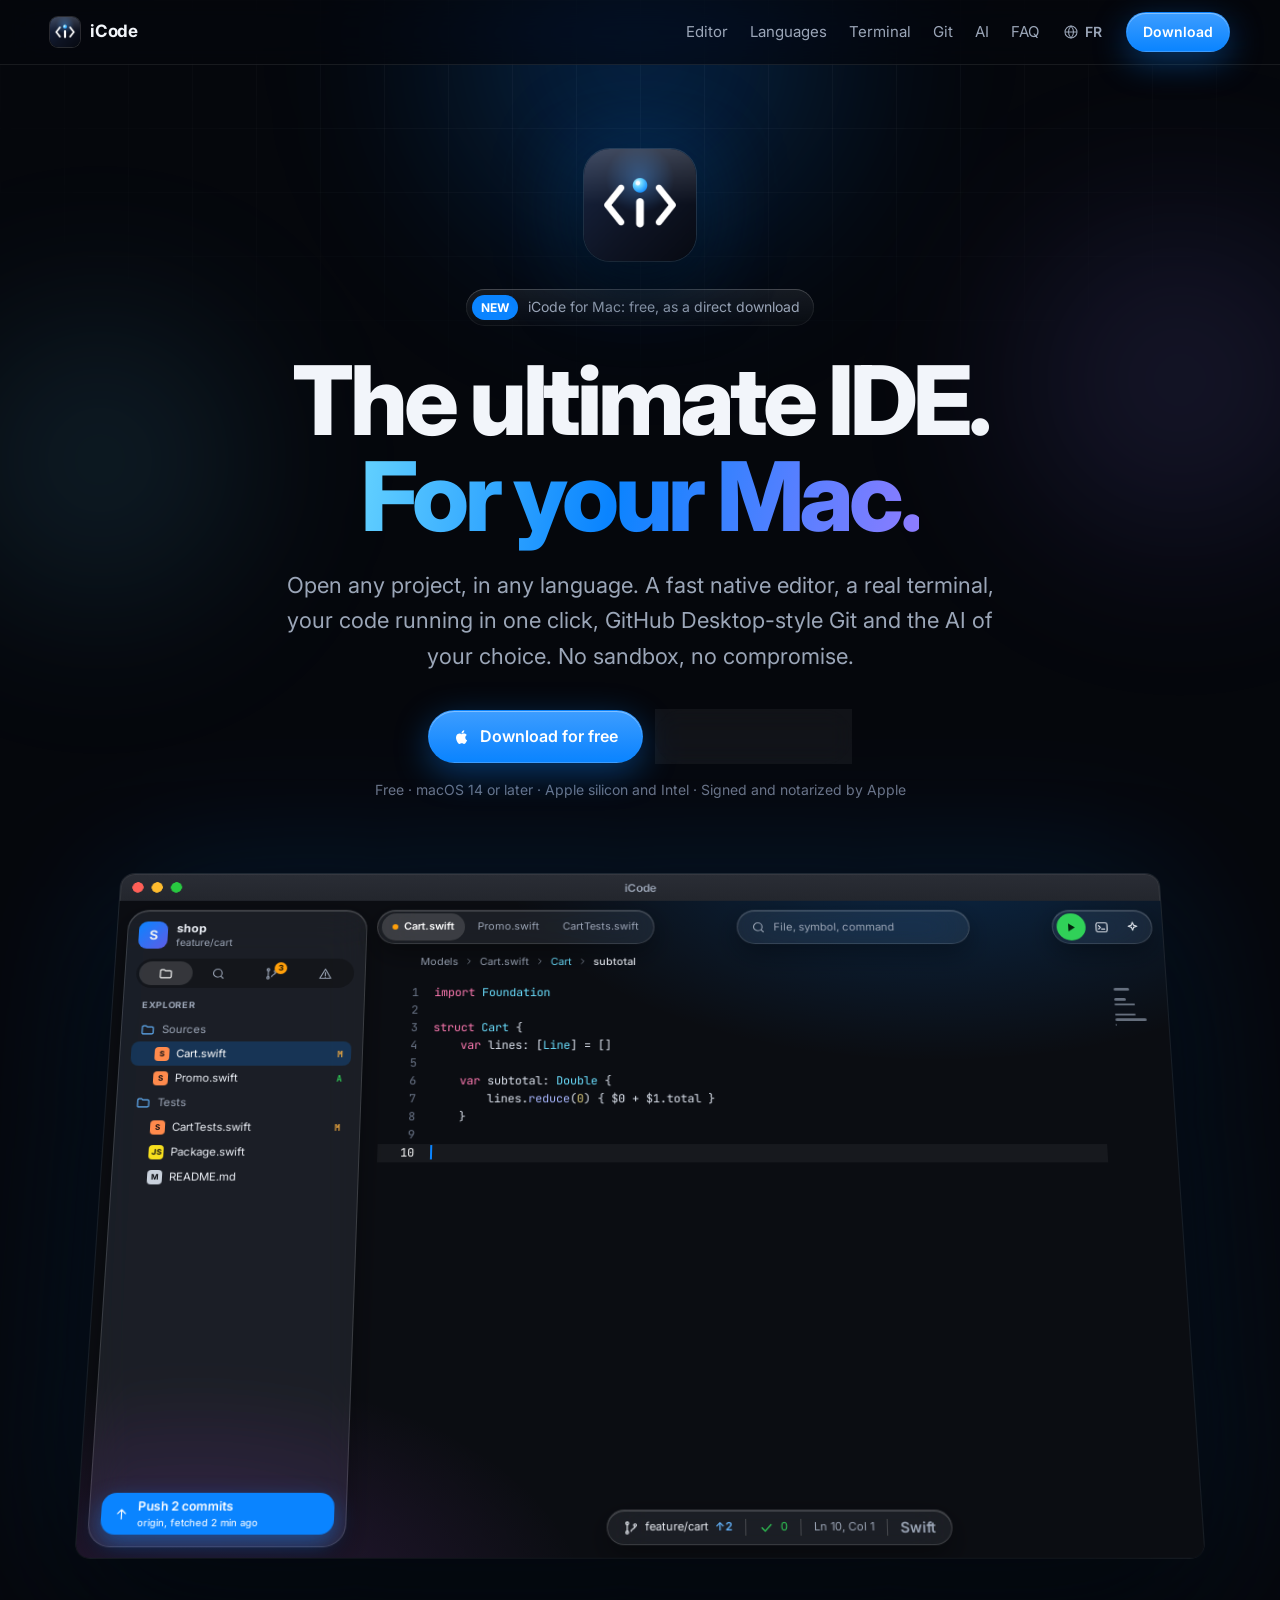
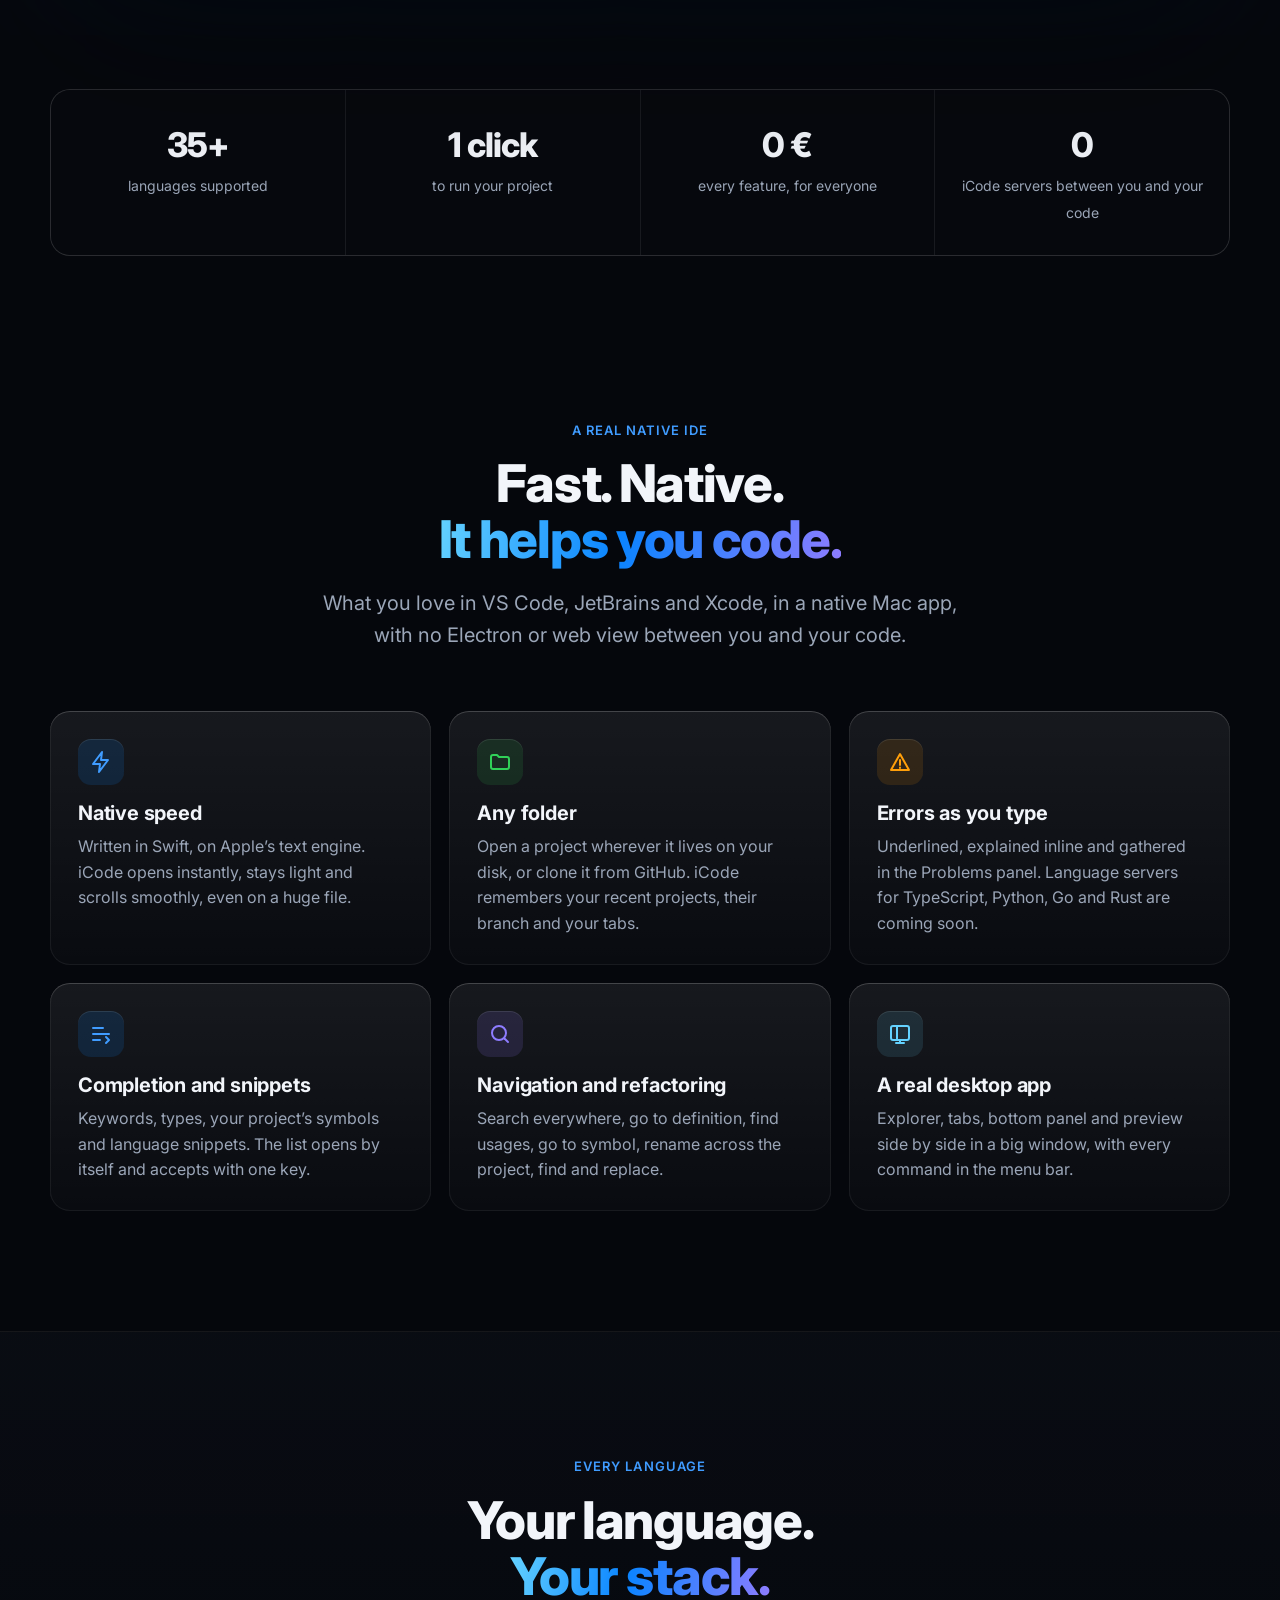
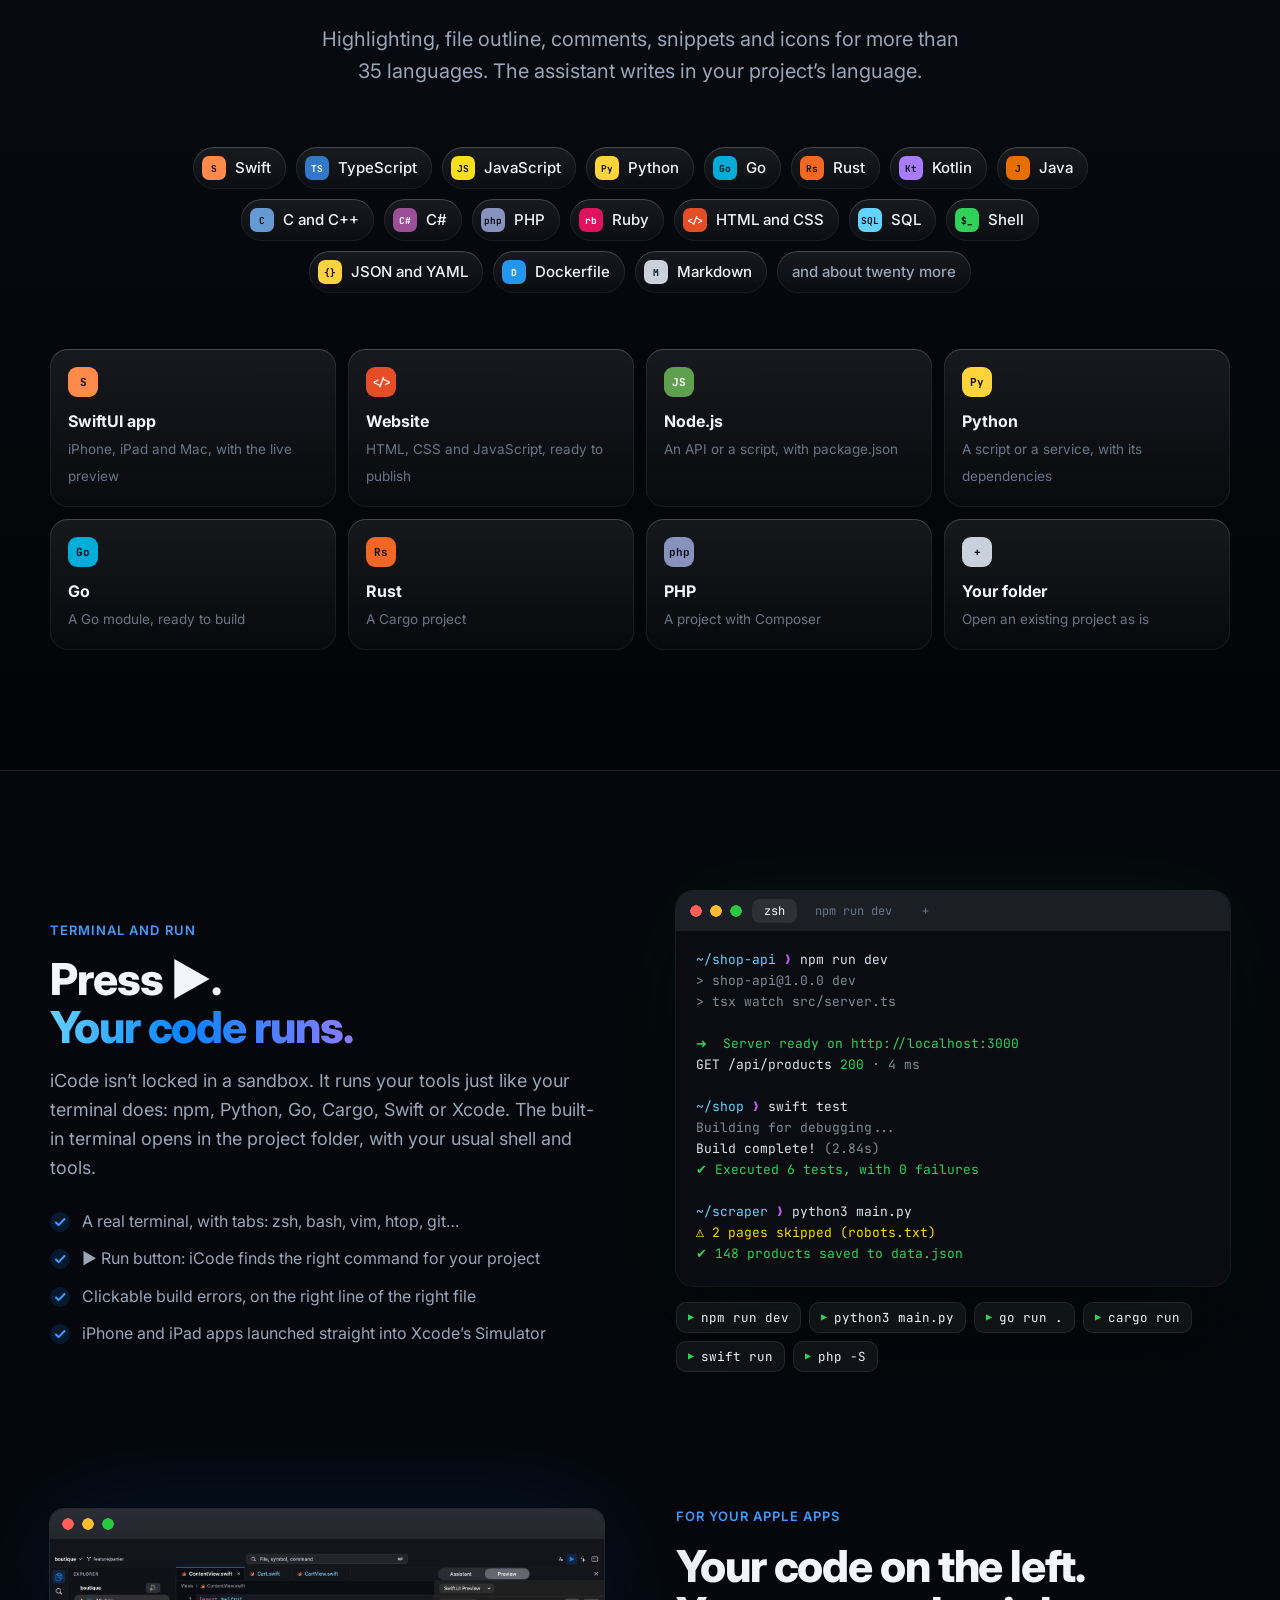
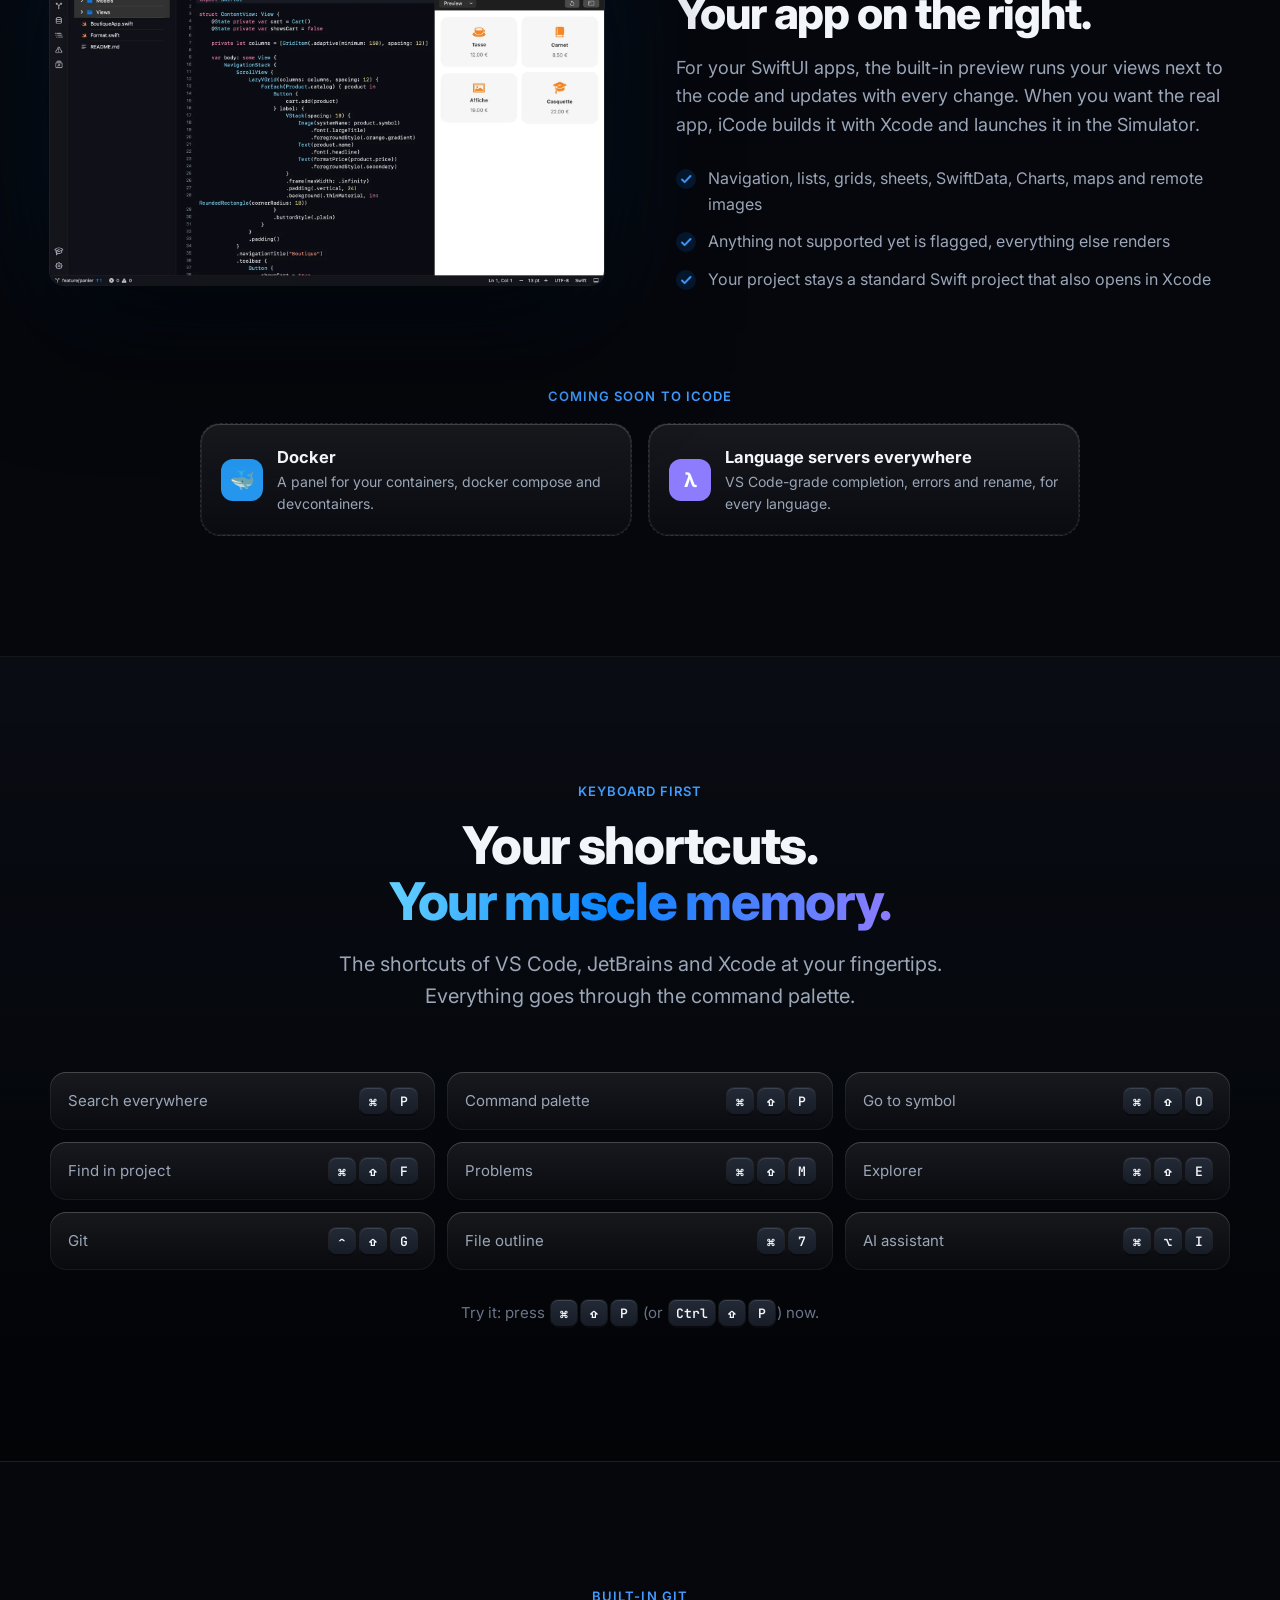
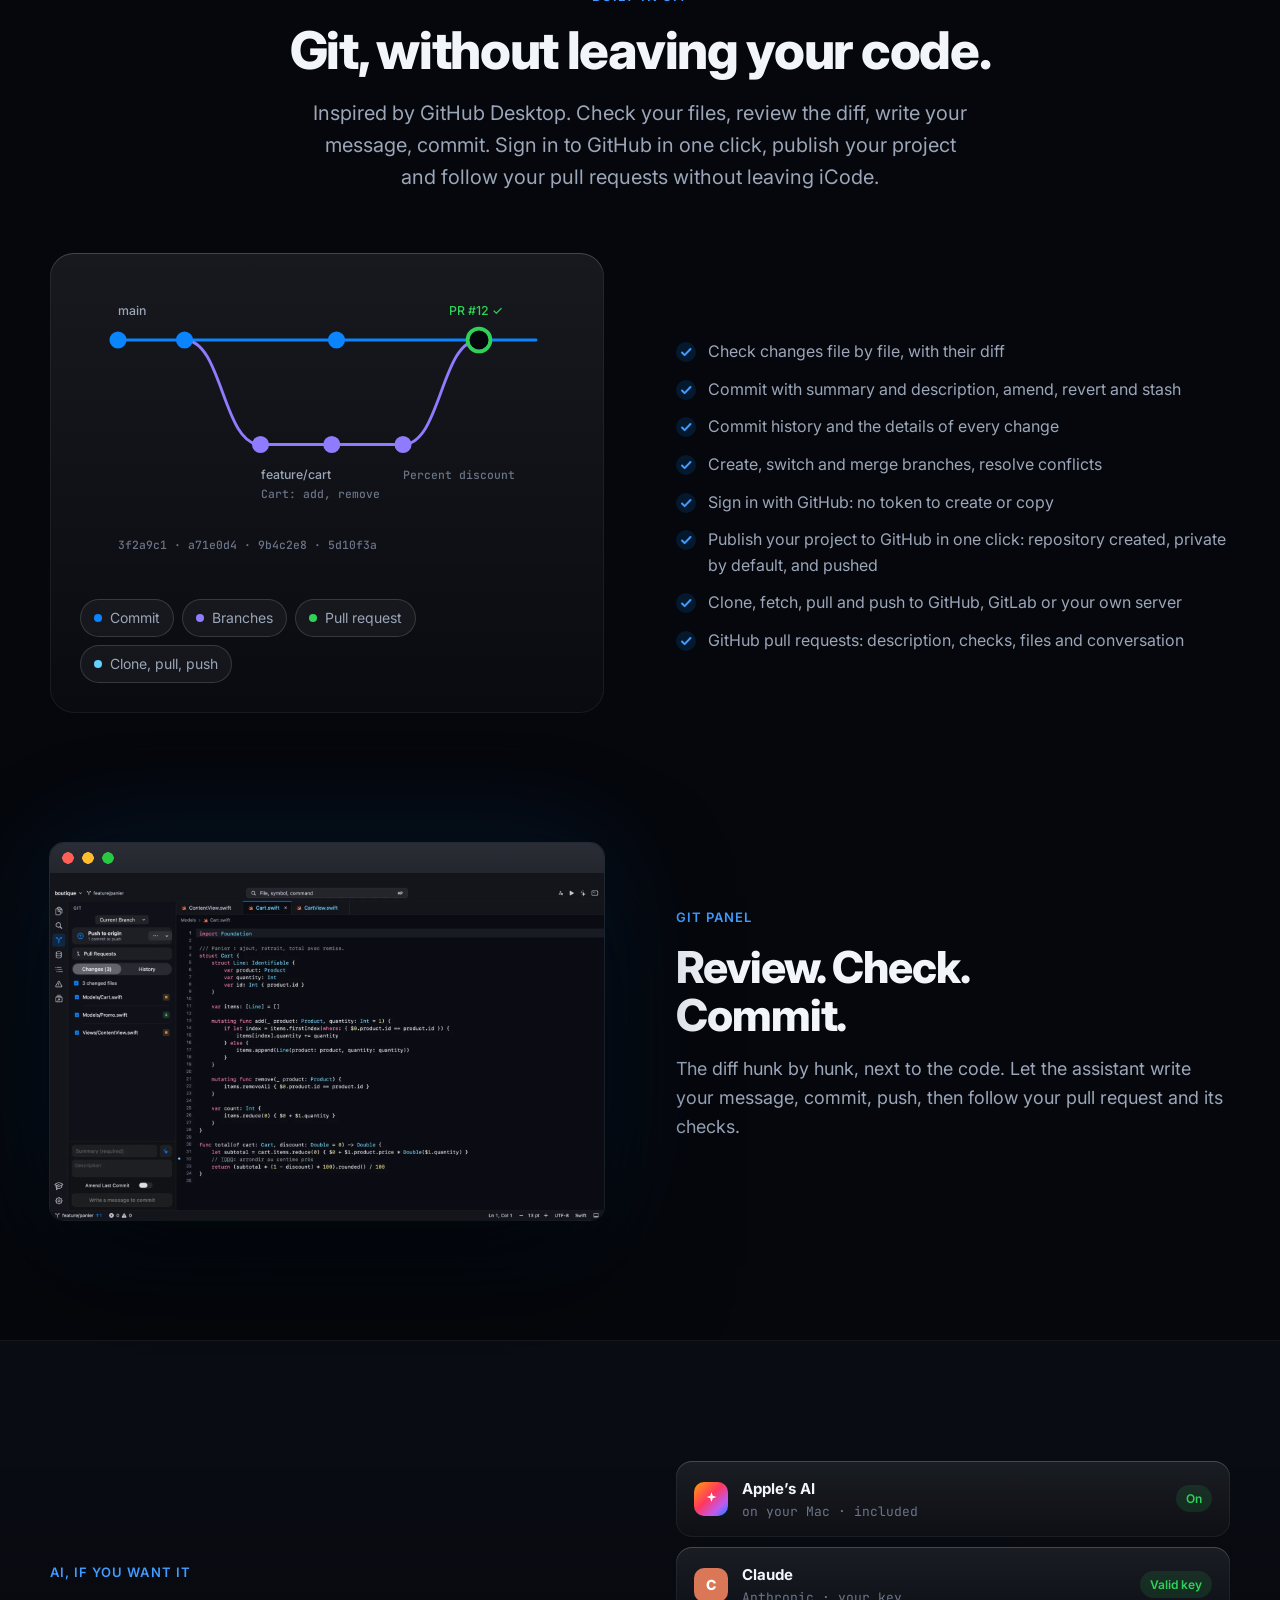
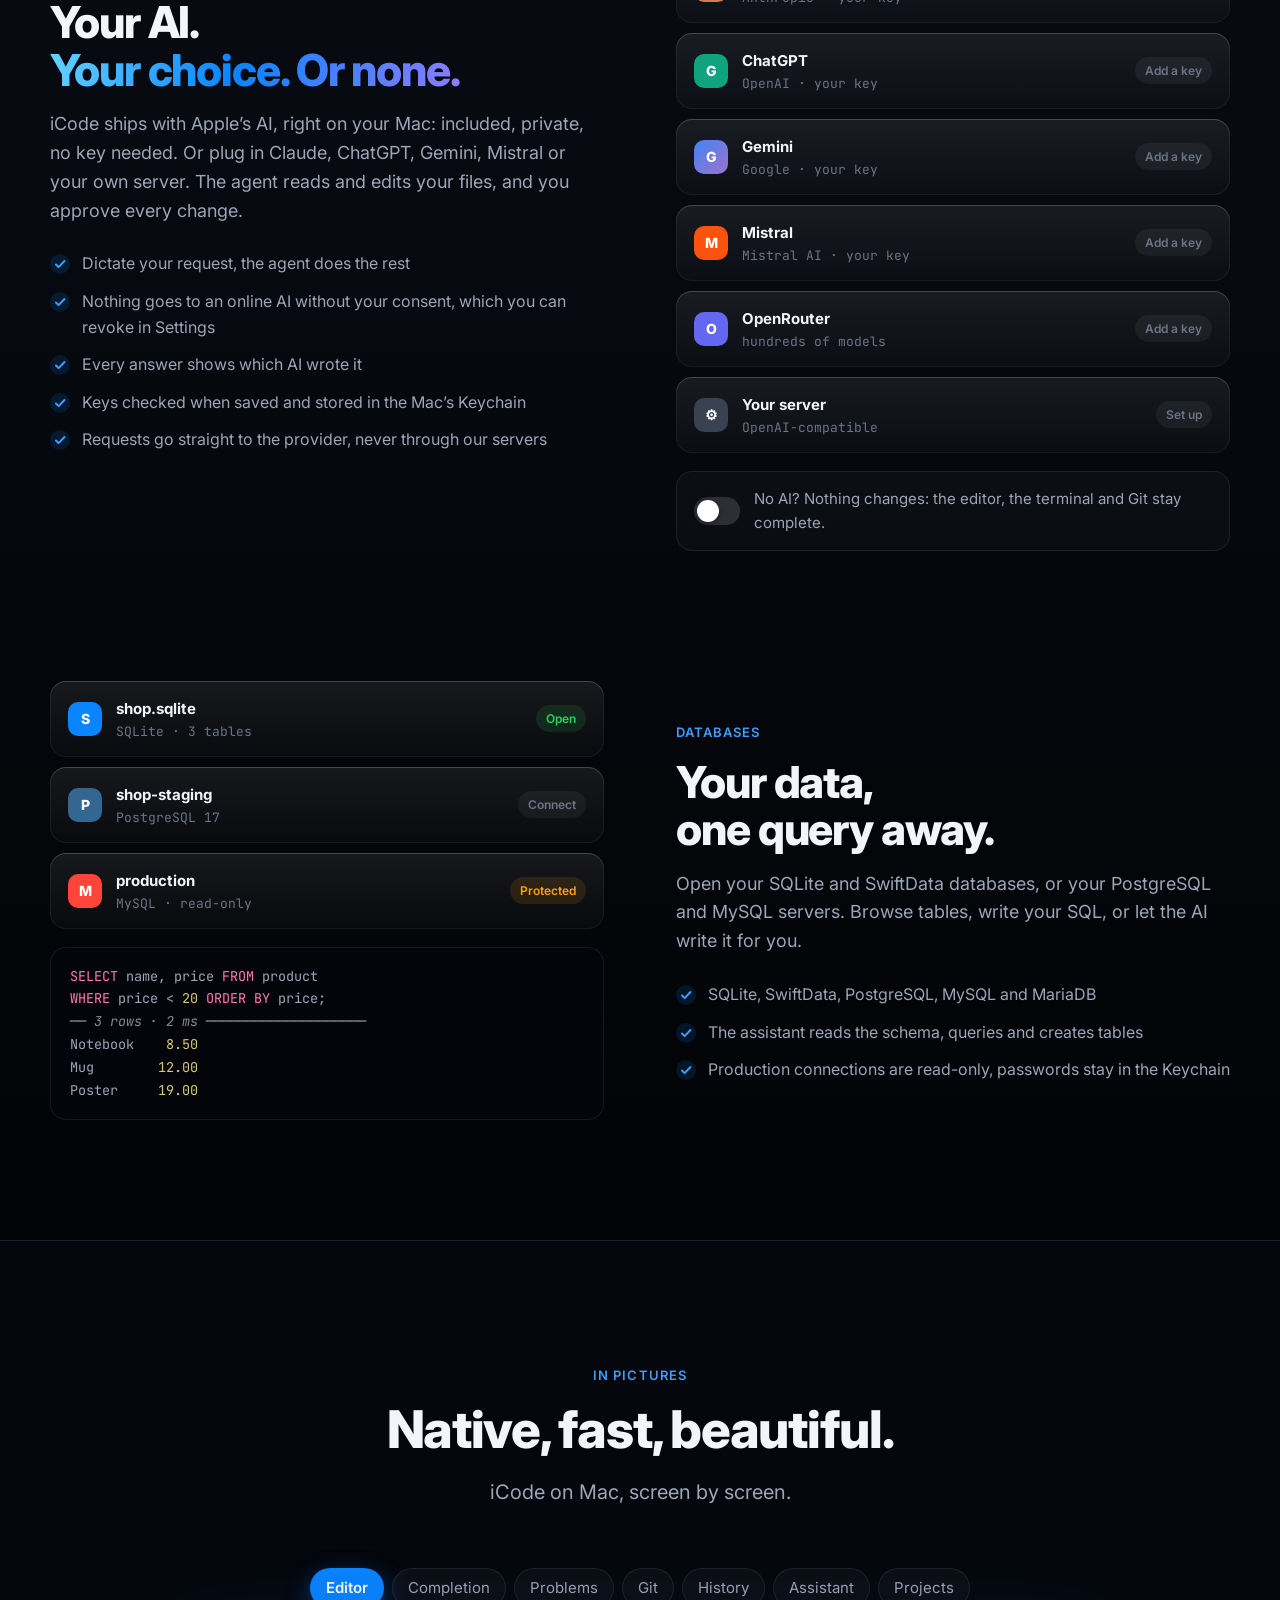
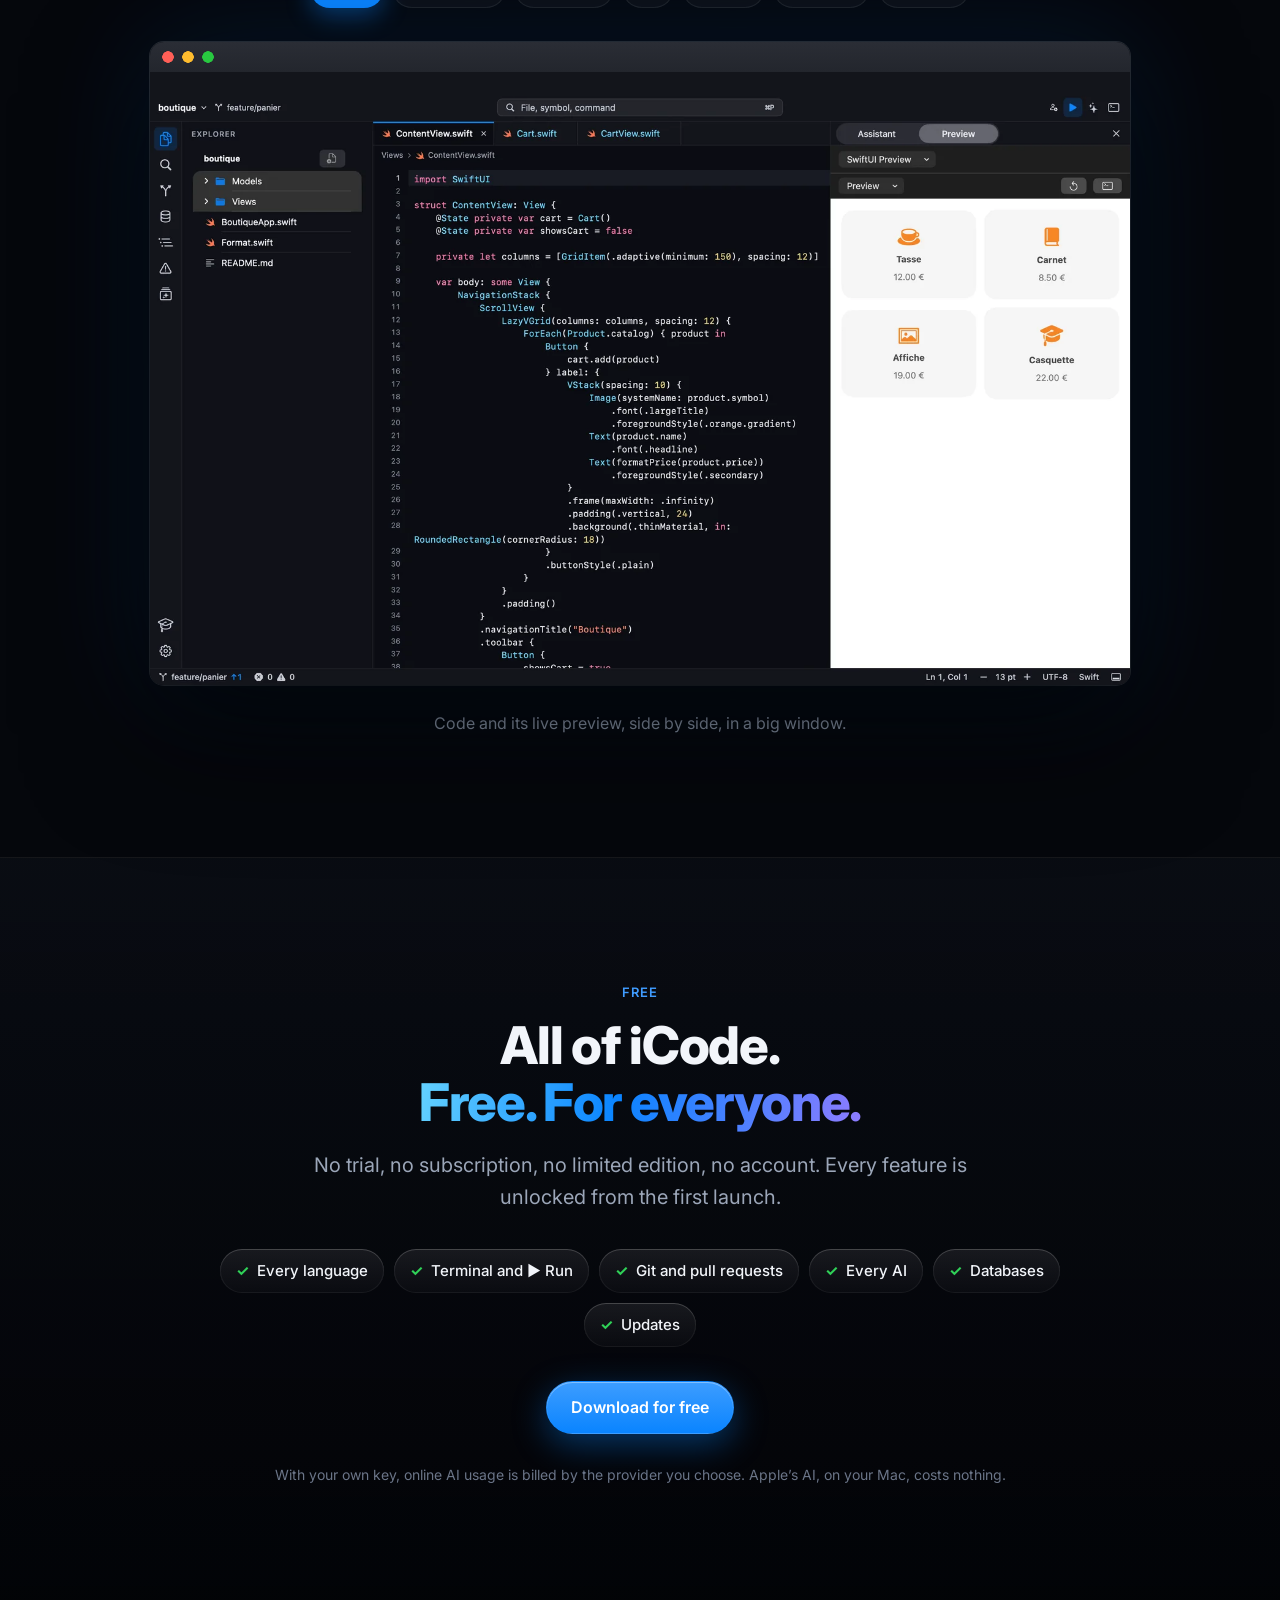
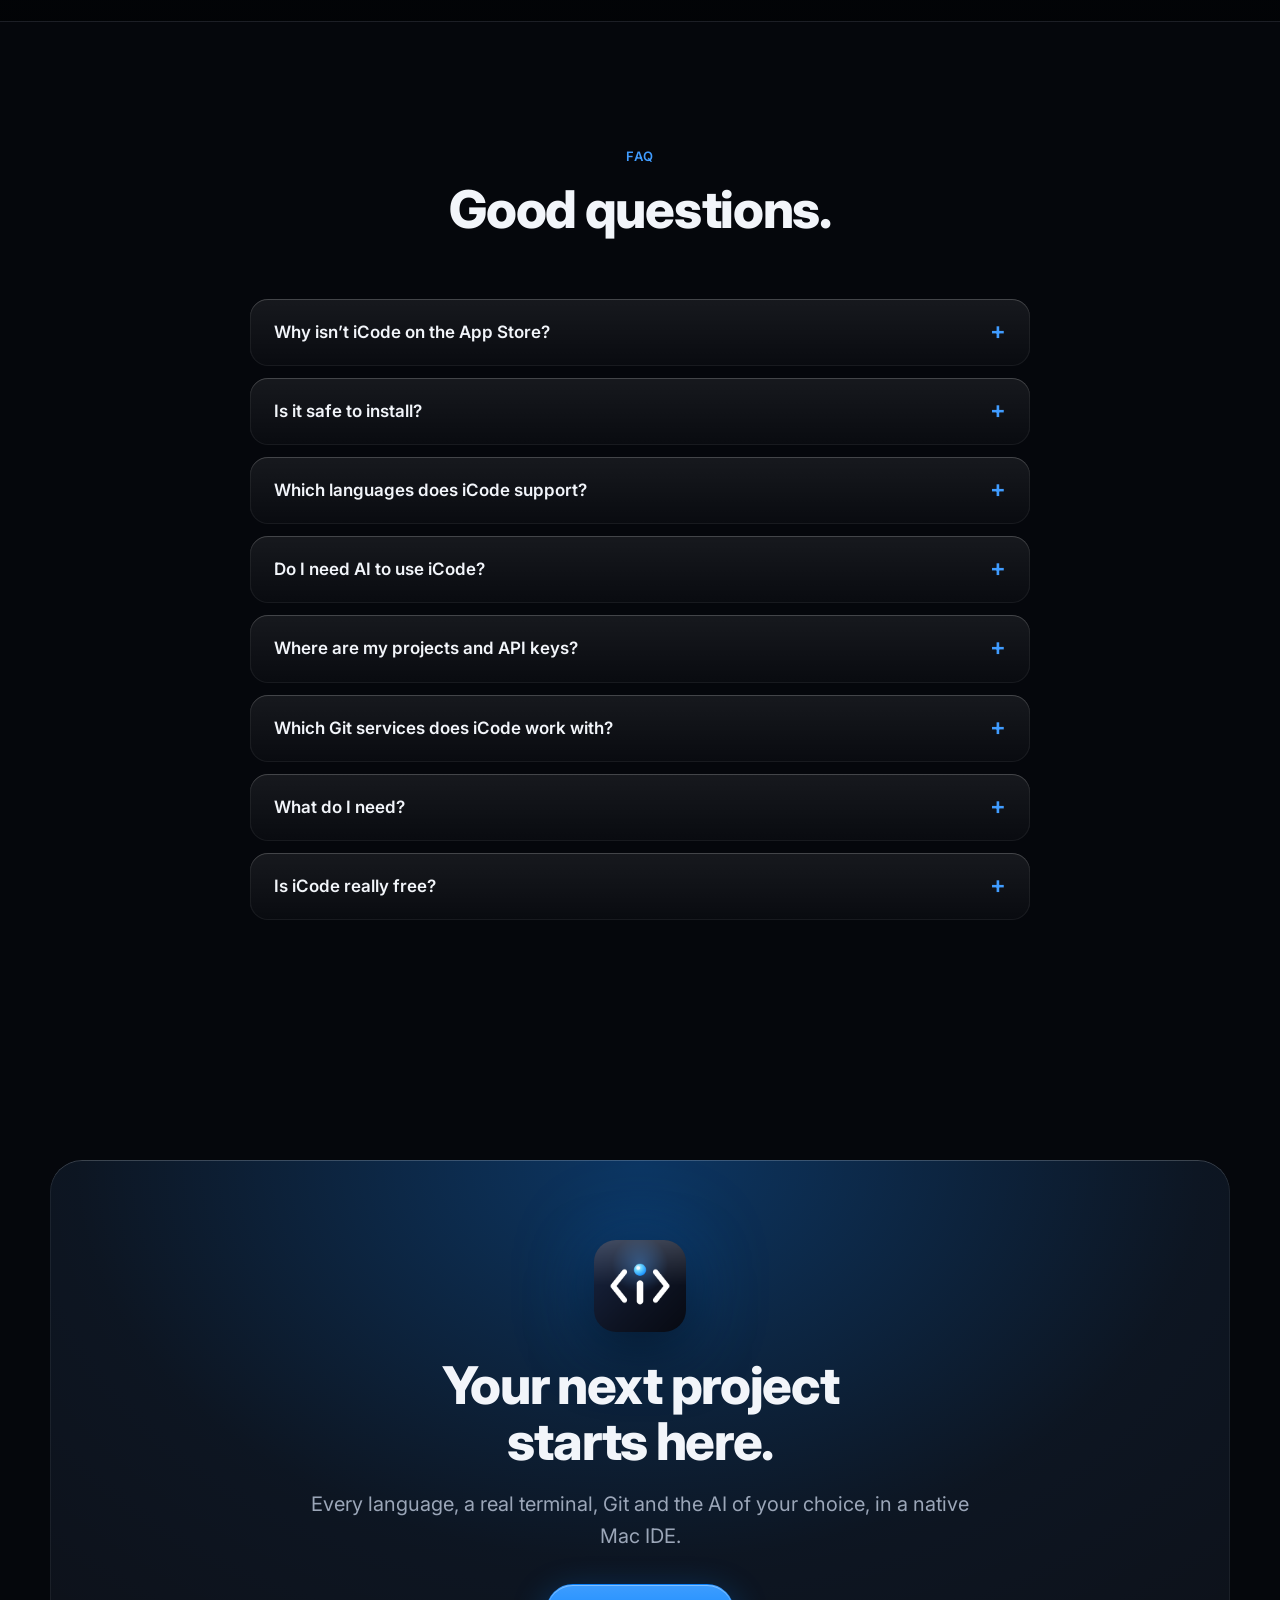
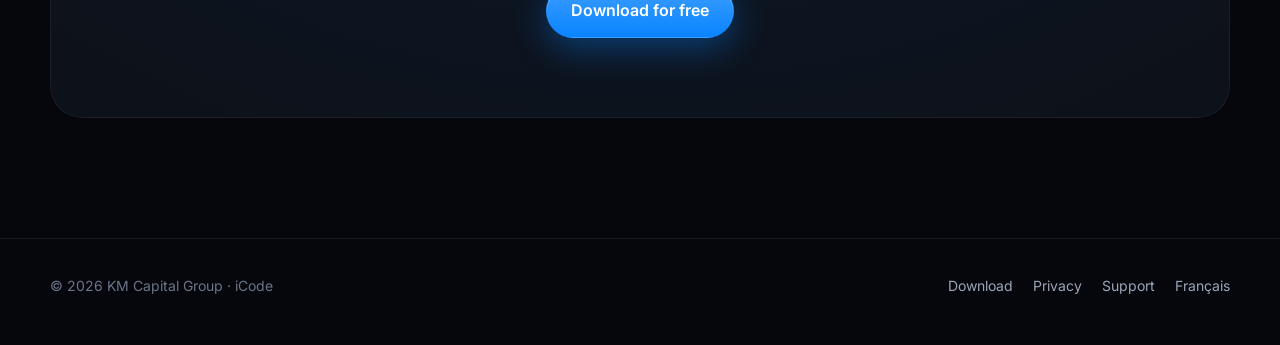
<file: index.html>
<!doctype html>
<html lang="fr">
<head>
  <meta charset="utf-8">
  <meta name="viewport" content="width=device-width, initial-scale=1">
  <title>iCode — L’IDE ultime pour ton Mac</title>
  <meta name="description" content="iCode est un environnement de développement natif pour macOS : tous les langages, terminal intégré, exécution en un clic, Git façon GitHub Desktop et l’IA de ton choix. Gratuit, en téléchargement direct, signé et notarisé par Apple.">
  <meta name="theme-color" content="#05070C">
  <link rel="icon" type="image/png" href="assets/favicon.png">
  <link rel="apple-touch-icon" href="assets/icone.png">
  <meta property="og:type" content="website">
  <meta property="og:title" content="iCode — L’IDE ultime pour ton Mac">
  <meta property="og:description" content="Tous les langages, terminal intégré, exécution en un clic, Git et l’IA de ton choix. Natif macOS, gratuit, en téléchargement direct.">
  <meta property="og:image" content="https://kmcapitalgroup.github.io/icode-site/assets/partage.jpg?v=3">
  <meta property="og:locale" content="fr_FR">
  <meta name="twitter:card" content="summary_large_image">
  <link rel="alternate" hreflang="fr" href="https://kmcapitalgroup.github.io/icode-site/">
  <link rel="alternate" hreflang="en" href="https://kmcapitalgroup.github.io/icode-site/en/">
  <link rel="alternate" hreflang="x-default" href="https://kmcapitalgroup.github.io/icode-site/">
  <link rel="preconnect" href="https://fonts.googleapis.com">
  <link rel="preconnect" href="https://fonts.gstatic.com" crossorigin>
  <link rel="stylesheet" href="https://fonts.googleapis.com/css2?family=Inter:wght@400;500;600;700;800&family=JetBrains+Mono:wght@400;600;700&display=swap">
  <link rel="stylesheet" href="assets/style.css?v=20261127">
  <script>
    document.documentElement.classList.add('js');
    // Visiteur sans français dans ses langues : version anglaise, sauf choix explicite.
    try {
      if (!localStorage.getItem('icode-lang') && !(navigator.languages || [navigator.language]).some(function (l) { return /^fr/i.test(l); })) location.replace('en/' + location.hash);
    } catch (e) {}
  </script>
</head>
<body>
<div class="backdrop" aria-hidden="true"><span class="orb o1"></span><span class="orb o2"></span><span class="orb o3"></span></div>

<header class="nav">
  <div class="wrap">
    <a class="brand" href="#top"><img src="assets/icone.png" alt="" width="30" height="30">iCode</a>
    <nav class="nav-links" aria-label="Sections">
      <a href="#ide">L’éditeur</a>
      <a href="#langages">Langages</a>
      <a href="#terminal">Terminal</a>
      <a href="#git">Git</a>
      <a href="#ia">IA</a>
      <a href="#faq">FAQ</a>
    </nav>
    <a class="lang" onclick="try{localStorage.setItem('icode-lang','en')}catch(e){}" href="en/" hreflang="en" lang="en" title="English"><svg viewBox="0 0 24 24" aria-hidden="true"><circle cx="12" cy="12" r="9"/><path d="M3 12h18M12 3c2.5 2.7 3.8 5.7 3.8 9s-1.3 6.3-3.8 9c-2.5-2.7-3.8-5.7-3.8-9s1.3-6.3 3.8-9z"/></svg>EN</a>
    <a class="btn btn-primary btn-sm" href="mac/">Télécharger</a>
  </div>
</header>

<main id="top">

  <!-- Hero -->
  <section class="hero">
    <div class="wrap">
      <img class="hero-icon" src="assets/icone.png" alt="Icône d’iCode" width="112" height="112">
      <div><span class="pill"><b>NOUVEAU</b>iCode pour Mac : gratuit, en téléchargement direct</span></div>
      <h1>L’IDE ultime.<br><span class="gradient-text">Pour ton Mac.</span></h1>
      <p class="lead">Ouvre n’importe quel projet, dans n’importe quel langage. Un éditeur natif et rapide, un vrai terminal, ton code lancé en un clic, Git façon GitHub Desktop et l’IA de ton choix. Sans bac à sable, sans compromis.</p>
      <div class="hero-cta">
        <a class="btn btn-primary" href="mac/">
          <svg viewBox="0 0 24 24" fill="currentColor" aria-hidden="true"><path d="M16.37 12.68c-.02-2.3 1.88-3.4 1.96-3.46-1.07-1.56-2.73-1.78-3.32-1.8-1.41-.14-2.76.83-3.48.83-.72 0-1.82-.81-3-.79-1.54.02-2.97.9-3.76 2.28-1.6 2.78-.41 6.9 1.15 9.16.76 1.1 1.67 2.34 2.86 2.3 1.15-.05 1.58-.74 2.97-.74 1.38 0 1.77.74 2.98.72 1.23-.02 2.01-1.12 2.76-2.23.87-1.28 1.23-2.52 1.25-2.58-.03-.01-2.4-.92-2.42-3.65zM14.1 5.9c.63-.77 1.06-1.83.94-2.9-.91.04-2.02.61-2.67 1.37-.58.68-1.1 1.77-.96 2.81 1.02.08 2.06-.52 2.69-1.28z"/></svg>
          Télécharger gratuitement
        </a>
        <a class="btn btn-ghost" href="#galerie">Voir iCode en action</a>
      </div>
      <p class="hero-note">Gratuit · macOS 14 ou plus récent · Apple silicon et Intel · Signé et notarisé par Apple</p>

      <div class="stage" id="stage">
        <div class="ipad machero">
          <div class="wtitle" aria-hidden="true">iCode</div>
          <div class="ipad-screen">
            <div class="demo" id="demo" role="img" aria-label="Démo animée d’iCode sur Mac : on écrit du Swift avec l’autocomplétion, on lance les tests dans le terminal intégré et on pousse avec Git, puis on écrit une API TypeScript et on lance le serveur">
              <noscript><img src="assets/captures/fr/mac-editeur.webp" alt="L’éditeur d’iCode sur Mac"></noscript>
            </div>
          </div>
        </div>
      </div>

      <div class="stats reveal">
        <div class="stat"><strong>35+</strong><span>langages reconnus</span></div>
        <div class="stat"><strong>1 clic</strong><span>pour lancer ton projet</span></div>
        <div class="stat"><strong>0 €</strong><span>toutes les fonctions, pour tout le monde</span></div>
        <div class="stat"><strong>0</strong><span>serveur iCode entre toi et ton code</span></div>
      </div>
    </div>
  </section>

  <!-- Un vrai IDE -->
  <section id="ide">
    <div class="wrap">
      <div class="section-head center reveal">
        <span class="eyebrow">Un vrai IDE natif</span>
        <h2>Rapide. Natif.<br><span class="gradient-text">Il t’aide à coder.</span></h2>
        <p class="lead">Ce que tu aimes dans VS Code, JetBrains et Xcode, dans une app Mac native, sans Electron ni web view entre toi et ton code.</p>
      </div>
      <div class="grid-3">
        <article class="card reveal">
          <div class="icon"><svg viewBox="0 0 24 24" fill="none" stroke="currentColor" stroke-width="2" stroke-linecap="round" stroke-linejoin="round" aria-hidden="true"><path d="M13 2 4 14h7l-1 8 9-12h-7z"/></svg></div>
          <h3>La vitesse du natif</h3>
          <p>Écrit en Swift, avec le moteur de texte d’Apple. iCode s’ouvre tout de suite, consomme peu et défile sans à-coups, même sur un gros fichier.</p>
        </article>
        <article class="card reveal">
          <div class="icon green"><svg viewBox="0 0 24 24" fill="none" stroke="currentColor" stroke-width="2" stroke-linecap="round" stroke-linejoin="round" aria-hidden="true"><path d="M3 7a2 2 0 0 1 2-2h4l2 2h8a2 2 0 0 1 2 2v8a2 2 0 0 1-2 2H5a2 2 0 0 1-2-2z"/></svg></div>
          <h3>N’importe quel dossier</h3>
          <p>Ouvre un projet où qu’il soit sur ton disque, ou clone-le depuis GitHub. iCode garde tes projets récents, leur branche et tes onglets.</p>
        </article>
        <article class="card reveal">
          <div class="icon orange"><svg viewBox="0 0 24 24" fill="none" stroke="currentColor" stroke-width="2" stroke-linecap="round" stroke-linejoin="round" aria-hidden="true"><path d="M12 4l9 16H3z"/><path d="M12 10v5M12 17.5v.5"/></svg></div>
          <h3>Les erreurs pendant que tu tapes</h3>
          <p>Soulignées, expliquées sur la ligne et regroupées dans le panneau Problèmes. Les serveurs de langage de TypeScript, Python, Go et Rust arrivent bientôt.</p>
        </article>
        <article class="card reveal">
          <div class="icon"><svg viewBox="0 0 24 24" fill="none" stroke="currentColor" stroke-width="2" stroke-linecap="round" stroke-linejoin="round" aria-hidden="true"><path d="M4 6h10M4 12h16M4 18h7"/><path d="m17 15 3 3-3 3"/></svg></div>
          <h3>Complétion et snippets</h3>
          <p>Mots-clés, types, symboles de ton projet et snippets du langage. La liste s’ouvre toute seule et se valide d’une touche.</p>
        </article>
        <article class="card reveal">
          <div class="icon violet"><svg viewBox="0 0 24 24" fill="none" stroke="currentColor" stroke-width="2" stroke-linecap="round" stroke-linejoin="round" aria-hidden="true"><circle cx="11" cy="11" r="7"/><path d="m20 20-3.5-3.5"/></svg></div>
          <h3>Navigation et refactoring</h3>
          <p>Rechercher partout, aller à la définition, trouver les usages, aller au symbole, renommer dans tout le projet, rechercher et remplacer.</p>
        </article>
        <article class="card reveal">
          <div class="icon cyan"><svg viewBox="0 0 24 24" fill="none" stroke="currentColor" stroke-width="2" stroke-linecap="round" stroke-linejoin="round" aria-hidden="true"><rect x="3" y="4" width="18" height="14" rx="2"/><path d="M8 21h8M12 18v3M9 4v14"/></svg></div>
          <h3>Une vraie app de bureau</h3>
          <p>Explorateur, onglets, panneau du bas et aperçu côte à côte dans une grande fenêtre, toutes les commandes dans la barre de menus.</p>
        </article>
      </div>
    </div>
  </section>

  <!-- Langages -->
  <section class="alt" id="langages">
    <div class="wrap">
      <div class="section-head center reveal">
        <span class="eyebrow">Tous les langages</span>
        <h2>Ton langage.<br><span class="gradient-text">Ta stack.</span></h2>
        <p class="lead">Coloration, structure du fichier, commentaires, snippets et icônes pour plus de 35 langages. L’assistant écrit dans le langage de ton projet.</p>
      </div>
      <div class="langs reveal" aria-label="Langages pris en charge">
        <span class="lang-chip"><i style="background:#FF8A4C">S</i>Swift</span>
        <span class="lang-chip"><i style="background:#3178C6;color:#fff">TS</i>TypeScript</span>
        <span class="lang-chip"><i style="background:#F7DF1E">JS</i>JavaScript</span>
        <span class="lang-chip"><i style="background:#FFD43B">Py</i>Python</span>
        <span class="lang-chip"><i style="background:#00ADD8">Go</i>Go</span>
        <span class="lang-chip"><i style="background:#F46623">Rs</i>Rust</span>
        <span class="lang-chip"><i style="background:#A97BFF">Kt</i>Kotlin</span>
        <span class="lang-chip"><i style="background:#E76F00">J</i>Java</span>
        <span class="lang-chip"><i style="background:#659AD2">C</i>C et C++</span>
        <span class="lang-chip"><i style="background:#9B4F96;color:#fff">C#</i>C#</span>
        <span class="lang-chip"><i style="background:#8892BF">php</i>PHP</span>
        <span class="lang-chip"><i style="background:#E0115F;color:#fff">rb</i>Ruby</span>
        <span class="lang-chip"><i style="background:#E44D26;color:#fff">&lt;/&gt;</i>HTML et CSS</span>
        <span class="lang-chip"><i style="background:#64D2FF">SQL</i>SQL</span>
        <span class="lang-chip"><i style="background:#30D158">$_</i>Shell</span>
        <span class="lang-chip"><i style="background:#FFD23F">{}</i>JSON et YAML</span>
        <span class="lang-chip"><i style="background:#2496ED;color:#fff">D</i>Dockerfile</span>
        <span class="lang-chip"><i style="background:#C9D1DC">M</i>Markdown</span>
        <span class="lang-chip more">et une vingtaine d’autres</span>
      </div>
      <div class="templates">
        <div class="tpl reveal"><i style="background:#FF8A4C">S</i><strong>App SwiftUI</strong><small>iPhone, iPad et Mac, avec l’aperçu en direct</small></div>
        <div class="tpl reveal"><i style="background:#E44D26;color:#fff">&lt;/&gt;</i><strong>Site web</strong><small>HTML, CSS et JavaScript, prêt à publier</small></div>
        <div class="tpl reveal"><i style="background:#5FA04E;color:#fff">JS</i><strong>Node.js</strong><small>Une API ou un script, avec package.json</small></div>
        <div class="tpl reveal"><i style="background:#FFD43B">Py</i><strong>Python</strong><small>Un script ou un service, avec ses dépendances</small></div>
        <div class="tpl reveal"><i style="background:#00ADD8">Go</i><strong>Go</strong><small>Un module Go prêt à compiler</small></div>
        <div class="tpl reveal"><i style="background:#F46623">Rs</i><strong>Rust</strong><small>Un projet Cargo</small></div>
        <div class="tpl reveal"><i style="background:#8892BF">php</i><strong>PHP</strong><small>Un projet avec Composer</small></div>
        <div class="tpl reveal"><i style="background:#C9D1DC">+</i><strong>Ton dossier</strong><small>Ouvre un projet existant tel quel</small></div>
      </div>
    </div>
  </section>

  <!-- Terminal et exécution -->
  <section id="terminal">
    <div class="wrap">
      <div class="feature">
        <div class="feature-text reveal">
          <span class="eyebrow">Terminal et exécution</span>
          <h2>Appuie sur ▶︎.<br><span class="gradient-text">Ton code tourne.</span></h2>
          <p class="lead">iCode n’est pas enfermé dans un bac à sable. Il lance tes outils comme dans ton terminal : npm, Python, Go, Cargo, Swift ou Xcode. Le terminal intégré s’ouvre dans le dossier du projet, avec ton shell et tes outils habituels.</p>
          <ul class="checks">
            <li>Un vrai terminal, en onglets : zsh, bash, vim, htop, git…</li>
            <li>Bouton ▶︎ Exécuter : iCode trouve la bonne commande pour ton projet</li>
            <li>Erreurs de compilation cliquables, sur la bonne ligne du bon fichier</li>
            <li>Apps iPhone et iPad lancées dans le simulateur d’Xcode, directement</li>
          </ul>
        </div>
        <div class="reveal">
          <div class="term-card">
            <p class="bar"><span class="on">zsh</span><span>npm run dev</span><span>+</span></p>
<pre><span class="p">~/shop-api</span> <span class="v">❯</span> npm run dev
<span class="d">&gt; shop-api@1.0.0 dev
&gt; tsx watch src/server.ts</span>

<span class="g">➜  Server ready on http://localhost:3000</span>
GET /api/products <span class="g">200</span> <span class="d">· 4 ms</span>

<span class="p">~/boutique</span> <span class="v">❯</span> swift test
<span class="d">Building for debugging...</span>
Build complete! <span class="d">(2.84s)</span>
<span class="g">✔ Executed 6 tests, with 0 failures</span>

<span class="p">~/scraper</span> <span class="v">❯</span> python3 main.py
<span class="y">⚠ 2 pages ignorées (robots.txt)</span>
<span class="g">✔ 148 produits enregistrés dans data.json</span></pre>
          </div>
          <div class="run-row" aria-label="Commandes détectées par le bouton Exécuter">
            <span>npm run dev</span><span>python3 main.py</span><span>go run .</span><span>cargo run</span><span>swift run</span><span>php -S</span>
          </div>
        </div>
      </div>

      <div class="feature reverse" id="apercu">
        <div class="feature-text reveal">
          <span class="eyebrow">Pour tes apps Apple</span>
          <h2>Ton code à gauche.<br>Ton app à droite.</h2>
          <p class="lead">Pour tes apps SwiftUI, l’aperçu intégré fait tourner tes vues à côté du code et se met à jour à chaque modification. Quand tu veux la vraie app, iCode la compile avec Xcode et la lance dans le simulateur.</p>
          <ul class="checks">
            <li>Navigation, listes, grilles, feuilles, SwiftData, Charts, cartes et images distantes</li>
            <li>Ce qui n’est pas encore pris en charge est signalé, tout le reste s’affiche</li>
            <li>Ton projet reste un projet Swift standard, qui s’ouvre aussi dans Xcode</li>
          </ul>
        </div>
        <div class="device-shot reveal"><div class="macwin"><img src="assets/captures/fr/mac-editeur.webp" width="1600" height="1000" loading="lazy" alt="iCode sur Mac : l’explorateur, le code SwiftUI d’une boutique et son aperçu en direct, côte à côte"></div></div>
      </div>
      <div class="roadmap reveal">
        <span class="eyebrow">Bientôt dans iCode</span>
        <div class="road">
          <div><i style="background:#2496ED">🐳</i><strong>Docker</strong><small>Un panneau pour tes conteneurs, docker compose et les devcontainers.</small></div>
          <div><i style="background:#8E7CFF">λ</i><strong>Serveurs de langage partout</strong><small>Complétion, erreurs et renommage au niveau de VS Code, pour chaque langage.</small></div>
        </div>
      </div>
    </div>
  </section>

  <!-- Clavier -->
  <section id="clavier" class="alt">
    <div class="wrap">
      <div class="section-head center reveal">
        <span class="eyebrow">Clavier d’abord</span>
        <h2>Tes raccourcis.<br><span class="gradient-text">Tes réflexes.</span></h2>
        <p class="lead">Les raccourcis de VS Code, de JetBrains et d’Xcode, au bout des doigts. Tout passe par la palette de commandes.</p>
      </div>
      <div class="keys" id="keys">
        <div class="key reveal" data-combo="meta+p"><span>Rechercher partout</span><span><kbd>⌘</kbd><kbd>P</kbd></span></div>
        <div class="key reveal" data-combo="meta+shift+p"><span>Palette de commandes</span><span><kbd>⌘</kbd><kbd>⇧</kbd><kbd>P</kbd></span></div>
        <div class="key reveal" data-combo="meta+shift+o"><span>Aller au symbole</span><span><kbd>⌘</kbd><kbd>⇧</kbd><kbd>O</kbd></span></div>
        <div class="key reveal" data-combo="meta+shift+f"><span>Rechercher dans le projet</span><span><kbd>⌘</kbd><kbd>⇧</kbd><kbd>F</kbd></span></div>
        <div class="key reveal" data-combo="meta+shift+m"><span>Problèmes</span><span><kbd>⌘</kbd><kbd>⇧</kbd><kbd>M</kbd></span></div>
        <div class="key reveal" data-combo="meta+shift+e"><span>Explorateur</span><span><kbd>⌘</kbd><kbd>⇧</kbd><kbd>E</kbd></span></div>
        <div class="key reveal" data-combo="ctrl+shift+g"><span>Git</span><span><kbd>⌃</kbd><kbd>⇧</kbd><kbd>G</kbd></span></div>
        <div class="key reveal" data-combo="meta+7"><span>Structure du fichier</span><span><kbd>⌘</kbd><kbd>7</kbd></span></div>
        <div class="key reveal" data-combo="meta+alt+i"><span>Assistant IA</span><span><kbd>⌘</kbd><kbd>⌥</kbd><kbd>I</kbd></span></div>
      </div>
      <p class="key-hint reveal">Essaie : appuie sur <kbd>⌘</kbd><kbd>⇧</kbd><kbd>P</kbd> (ou <kbd>Ctrl</kbd><kbd>⇧</kbd><kbd>P</kbd>) maintenant.</p>
    </div>
  </section>

  <!-- Git -->
  <section id="git">
    <div class="wrap">
      <div class="section-head center reveal">
        <span class="eyebrow">Git intégré</span>
        <h2>Git, sans quitter ton code.</h2>
        <p class="lead">Inspiré de GitHub Desktop. Coche tes fichiers, relis le diff, écris ton message, commit. Connecte-toi à GitHub en un clic, publie ton projet et suis tes pull requests sans quitter iCode.</p>
      </div>
      <div class="feature">
        <div class="graph-card graph reveal" id="graph">
          <svg viewBox="0 0 520 300" role="img" aria-label="Graphe de commits : une branche feature/panier part de main puis y est fusionnée">
            <path class="edge" d="M40 60 H480" stroke="#0A84FF"/>
            <path class="edge" d="M110 60 C150 60 150 170 190 170 H340 C380 170 380 60 420 60" stroke="#8E7CFF" style="transition-delay:.4s"/>
            <g class="node" style="transition-delay:.1s"><circle cx="40" cy="60" r="9" fill="#0A84FF"/></g>
            <g class="node" style="transition-delay:.3s"><circle cx="110" cy="60" r="9" fill="#0A84FF"/></g>
            <g class="node" style="transition-delay:.9s"><circle cx="190" cy="170" r="9" fill="#8E7CFF"/></g>
            <g class="node" style="transition-delay:1.1s"><circle cx="265" cy="170" r="9" fill="#8E7CFF"/></g>
            <g class="node" style="transition-delay:1.3s"><circle cx="340" cy="170" r="9" fill="#8E7CFF"/></g>
            <g class="node" style="transition-delay:.6s"><circle cx="270" cy="60" r="9" fill="#0A84FF"/></g>
            <g class="node" style="transition-delay:1.7s"><circle cx="420" cy="60" r="12" fill="#05070C" stroke="#30D158" stroke-width="4"/></g>
            <text x="40" y="34">main</text>
            <text x="190" y="206">feature/panier</text>
            <text class="mono" x="190" y="226">Panier : ajout, retrait</text>
            <text class="mono" x="340" y="206">Remise en %</text>
            <text x="388" y="34" fill="#30D158" style="fill:#30D158">PR #12 ✓</text>
            <text class="mono" x="40" y="280">3f2a9c1 · a71e0d4 · 9b4c2e8 · 5d10f3a</text>
          </svg>
          <div class="graph-legend">
            <span class="chip"><i style="background:#0A84FF"></i>Commit</span>
            <span class="chip"><i style="background:#8E7CFF"></i>Branches</span>
            <span class="chip"><i style="background:#30D158"></i>Pull request</span>
            <span class="chip"><i style="background:#64D2FF"></i>Clone, pull, push</span>
          </div>
        </div>
        <div class="feature-text reveal">
          <ul class="checks">
            <li>Modifications à cocher fichier par fichier, avec leur diff</li>
            <li>Commit avec résumé et description, amend, revert et stash</li>
            <li>Historique des commits et détail de chaque changement</li>
            <li>Créer, changer et fusionner des branches, résoudre les conflits</li>
            <li>Se connecter avec GitHub : aucun jeton à créer ni à copier</li>
            <li>Publier ton projet sur GitHub en un clic : dépôt créé, privé par défaut, et poussé</li>
            <li>Clone, fetch, pull et push vers GitHub, GitLab ou ton serveur</li>
            <li>Pull requests GitHub : description, vérifications, fichiers et conversation</li>
          </ul>
        </div>
      </div>
      <div class="feature reverse">
        <div class="feature-text reveal">
          <span class="eyebrow">Panneau Git</span>
          <h2>Relis. Coche.<br>Commit.</h2>
          <p class="lead">Le diff bloc par bloc, à côté du code. Laisse l’assistant rédiger ton message, valide, pousse, puis suis ta pull request et ses vérifications.</p>
        </div>
        <div class="device-shot reveal"><div class="macwin"><img src="assets/captures/fr/mac-git.webp" width="1600" height="1000" loading="lazy" alt="Git dans iCode sur Mac : les fichiers modifiés à cocher et le message de commit, à côté du code"></div></div>
      </div>
    </div>
  </section>

  <!-- IA -->
  <section id="ia" class="alt">
    <div class="wrap">
      <div class="feature">
        <div class="feature-text reveal">
          <span class="eyebrow">L’IA, si tu veux</span>
          <h2>Ton IA.<br><span class="gradient-text">Ton choix. Ou aucune.</span></h2>
          <p class="lead">iCode embarque l’IA d’Apple, directement sur ton Mac : incluse, privée, sans clé. Ou branche Claude, ChatGPT, Gemini, Mistral ou ton propre serveur. L’agent lit et modifie tes fichiers, et tu valides chaque changement.</p>
          <ul class="checks">
            <li>Dicte ta demande à la voix, l’agent s’occupe du reste</li>
            <li>Rien ne part vers une IA en ligne sans ton accord, révocable dans les Réglages</li>
            <li>Chaque réponse indique l’IA qui l’a écrite</li>
            <li>Clés vérifiées à l’enregistrement et rangées dans le Trousseau du Mac</li>
            <li>Requêtes envoyées directement au fournisseur, sans passer par nos serveurs</li>
          </ul>
        </div>
        <div class="reveal">
          <div class="providers">
            <div class="provider"><span class="mark" style="background:linear-gradient(135deg,#FF9F0A,#FF375F 45%,#BF5AF2 75%,#0A84FF)"><svg viewBox="0 0 24 24" width="17" height="17" fill="#fff" aria-hidden="true"><path d="M12 3l1.8 5.2L19 10l-5.2 1.8L12 17l-1.8-5.2L5 10l5.2-1.8z"/></svg></span><div><strong>IA d’Apple</strong><small>sur le Mac · incluse</small></div><span class="state">Activée</span></div>
            <div class="provider"><span class="mark" style="background:#D97757">C</span><div><strong>Claude</strong><small>Anthropic · ta clé</small></div><span class="state">Clé valide</span></div>
            <div class="provider"><span class="mark" style="background:#10A37F">G</span><div><strong>ChatGPT</strong><small>OpenAI · ta clé</small></div><span class="state off">Ajouter une clé</span></div>
            <div class="provider"><span class="mark" style="background:linear-gradient(135deg,#4285F4,#9B72CB)">G</span><div><strong>Gemini</strong><small>Google · ta clé</small></div><span class="state off">Ajouter une clé</span></div>
            <div class="provider"><span class="mark" style="background:#FA520F">M</span><div><strong>Mistral</strong><small>Mistral AI · ta clé</small></div><span class="state off">Ajouter une clé</span></div>
            <div class="provider"><span class="mark" style="background:#6467F2">O</span><div><strong>OpenRouter</strong><small>des centaines de modèles</small></div><span class="state off">Ajouter une clé</span></div>
            <div class="provider"><span class="mark" style="background:#3a4150">⚙</span><div><strong>Ton serveur</strong><small>compatible OpenAI</small></div><span class="state off">Configurer</span></div>
          </div>
          <div class="ai-off"><span class="toggle" aria-hidden="true"></span>Pas d’IA ? Rien ne change : l’éditeur, le terminal et Git restent complets.</div>
        </div>
      </div>

      <div class="feature reverse" id="donnees">
        <div class="feature-text reveal">
          <span class="eyebrow">Bases de données</span>
          <h2>Tes données,<br>à portée de requête.</h2>
          <p class="lead">Ouvre tes bases SQLite et SwiftData, ou tes serveurs PostgreSQL et MySQL. Parcours les tables, écris ton SQL, et laisse l’IA le faire pour toi.</p>
          <ul class="checks">
            <li>SQLite, SwiftData, PostgreSQL, MySQL et MariaDB</li>
            <li>L’assistant lit le schéma, interroge et crée des tables</li>
            <li>Connexions de production en lecture seule, mots de passe dans le Trousseau</li>
          </ul>
        </div>
        <div class="reveal">
          <div class="providers db-card">
            <div class="provider"><span class="mark" style="background:#0A84FF">S</span><div><strong>boutique.sqlite</strong><small>SQLite · 3 tables</small></div><span class="state">Ouverte</span></div>
            <div class="provider"><span class="mark" style="background:#336791">P</span><div><strong>shop-staging</strong><small>PostgreSQL 17</small></div><span class="state off">Connecter</span></div>
            <div class="provider"><span class="mark" style="background:#FF453A">M</span><div><strong>production</strong><small>MySQL · lecture seule</small></div><span class="state ro">Protégée</span></div>
          </div>
          <pre class="sql-card" aria-label="Requête SQL et son résultat"><span class="k">SELECT</span> name, price <span class="k">FROM</span> product
<span class="k">WHERE</span> price &lt; <span class="n">20</span> <span class="k">ORDER BY</span> price;
<span class="c">── 3 lignes · 2 ms ─────────────────</span>
Carnet      <span class="n">8.50</span>
Tasse      <span class="n">12.00</span>
Affiche    <span class="n">19.00</span></pre>
        </div>
      </div>
    </div>
  </section>

  <!-- Galerie -->
  <section id="galerie">
    <div class="wrap">
      <div class="section-head center reveal">
        <span class="eyebrow">En images</span>
        <h2>Natif, rapide, beau.</h2>
        <p class="lead">iCode sur Mac, écran par écran.</p>
      </div>
      <div class="gallery-stage reveal" id="gallery">
        <div class="gallery-tabs" role="tablist" aria-label="Écrans de l’application"></div>
        <figure>
          <div class="frame mac-frame land" id="gallery-frame" title="Écran suivant"><div class="screen"><img class="is-on" src="assets/captures/fr/mac-editeur.webp" width="1600" height="1000" loading="lazy" alt="Écran d’iCode sur Mac"></div></div>
          <figcaption id="gallery-caption" aria-live="polite"></figcaption>
        </figure>
      </div>
    </div>
  </section>

  <!-- Gratuit -->
  <section id="gratuit" class="alt">
    <div class="wrap">
      <div class="free-hero reveal">
        <span class="eyebrow">Gratuit</span>
        <h2>Tout iCode.<br><span class="gradient-text">Gratuit. Pour tout le monde.</span></h2>
        <p class="lead">Pas d’essai, pas d’abonnement, pas de version limitée, pas de compte. Toutes les fonctions sont débloquées, dès le premier lancement.</p>
        <div class="free-list">
          <span>Tous les langages</span><span>Terminal et ▶︎ Exécuter</span><span>Git et pull requests</span><span>Toutes les IA</span><span>Bases de données</span><span>Mises à jour</span>
        </div>
        <a class="btn btn-primary" href="mac/">Télécharger gratuitement</a>
        <p class="pricing-foot">Avec ta propre clé, l’usage d’une IA en ligne est facturé par le fournisseur que tu choisis. L’IA d’Apple, sur le Mac, ne coûte rien.</p>
      </div>
    </div>
  </section>

  <!-- FAQ -->
  <section id="faq">
    <div class="wrap">
      <div class="section-head center reveal">
        <span class="eyebrow">Questions fréquentes</span>
        <h2>Bonnes questions.</h2>
      </div>
      <div class="faq">
        <details class="reveal">
          <summary>Pourquoi iCode n’est-il pas sur l’App Store ?</summary>
          <p>Pour être un vrai IDE. Une app du Mac App Store vit dans un bac à sable : elle ne peut ni lancer tes outils, ni ouvrir un vrai terminal, ni exécuter ton projet. En téléchargement direct, iCode fait tout ce que fait ton terminal, comme VS Code ou les IDE de JetBrains. Il reste signé et notarisé par Apple.</p>
        </details>
        <details class="reveal">
          <summary>Est-ce que c’est sûr à installer ?</summary>
          <p>Oui. iCode est signé avec un certificat Developer ID et notarisé par Apple, qui l’analyse avant chaque version. macOS l’ouvre sans avertissement. L’app te prévient quand une nouvelle version sort.</p>
        </details>
        <details class="reveal">
          <summary>Quels langages iCode prend-il en charge ?</summary>
          <p>Plus de 35 : Swift, TypeScript, JavaScript, Python, Go, Rust, Kotlin, Java, C, C++, C#, PHP, Ruby, HTML, CSS, SQL, Shell, JSON, YAML, Dockerfile, Markdown et d’autres. Chacun a sa coloration, la structure du fichier, ses commentaires et ses snippets. Pour exécuter ton projet, iCode utilise les outils installés sur ton Mac (Node, Python, Go, Cargo, Xcode…).</p>
        </details>
        <details class="reveal">
          <summary>Faut-il une IA pour utiliser iCode ?</summary>
          <p>Non. iCode est d’abord un environnement de développement et un client Git complets. Sur les Mac compatibles Apple Intelligence, l’IA d’Apple est incluse et tourne sur le Mac. Tu peux aussi brancher Claude, ChatGPT, Gemini, Mistral, OpenRouter ou ton propre serveur avec ta clé. Avant le premier envoi à une IA en ligne, iCode te demande ton accord.</p>
        </details>
        <details class="reveal">
          <summary>Où sont mes projets et mes clés d’API ?</summary>
          <p>Sur ton Mac. Tes projets restent dans leurs dossiers, les clés et les mots de passe de bases de données dans le Trousseau. iCode n’a pas de serveur entre toi et ton code : quand tu utilises une IA en ligne, la requête part directement de ton Mac vers le fournisseur choisi. Le détail est dans notre <a href="confidentialite/">politique de confidentialité</a>.</p>
        </details>
        <details class="reveal">
          <summary>Avec quels services Git iCode fonctionne-t-il ?</summary>
          <p>GitHub, GitLab, Bitbucket, Gitea ou ton propre serveur. Avec GitHub, tu te connectes en un clic, sans jeton, et tu publies ton projet ou choisis un dépôt dans ta liste ; les pull requests sont prises en charge.</p>
        </details>
        <details class="reveal">
          <summary>Quelle configuration faut-il ?</summary>
          <p>Un Mac sous macOS 14 Sonoma ou plus récent, Apple silicon ou Intel. Xcode n’est utile que pour compiler des apps iPhone, iPad ou Mac ; pour les autres langages, iCode utilise les outils déjà installés sur ton Mac.</p>
        </details>
        <details class="reveal">
          <summary>iCode est-il vraiment gratuit ?</summary>
          <p>Oui. Toutes les fonctions sont gratuites pour tout le monde, sans essai, sans abonnement, sans compte et sans publicité. Seule l’IA en ligne peut te coûter quelque chose, si tu branches ta propre clé chez un fournisseur : c’est lui qui facture son usage.</p>
        </details>
      </div>
    </div>
  </section>

  <!-- Appel final -->
  <section>
    <div class="wrap">
      <div class="cta-final reveal">
        <img src="assets/icone.png" alt="" width="92" height="92">
        <h2>Ton prochain projet<br>commence ici.</h2>
        <p class="lead">Tous les langages, un vrai terminal, Git et l’IA de ton choix, dans un IDE natif pour Mac.</p>
        <a class="btn btn-primary" href="mac/">Télécharger gratuitement</a>
      </div>
    </div>
  </section>

</main>

<footer>
  <div class="wrap">
    <div>© 2026 KM Capital Group · iCode</div>
    <nav aria-label="Liens légaux">
      <a href="mac/">Télécharger</a>
      <a href="confidentialite/">Confidentialité</a>
      <a href="support/">Support</a>
      <a href="en/" onclick="try{localStorage.setItem('icode-lang','en')}catch(e){}">English</a>
    </nav>
  </div>
</footer>

<script>
  // [capture, onglet, légende] : captures mac-*.webp.
  window.ICODE_GALLERY = {
    mac: [
      ['editeur', 'Éditeur', 'Le code et son aperçu en direct, côte à côte, dans une grande fenêtre.'],
      ['autocompletion', 'Complétion', 'La complétion au clavier, avec le type de chaque proposition.'],
      ['problemes', 'Problèmes', 'Erreurs, avertissements et TODO du projet dans la barre latérale.'],
      ['git', 'Git', 'Les fichiers à cocher et le message de commit, à côté du code.'],
      ['historique', 'Historique', 'L’historique des commits de la branche, auteur et date.'],
      ['assistant', 'Assistant', 'L’agent ajoute un onglet Favoris : fichiers créés et modifiés, que tu gardes ou annules.'],
      ['projets', 'Projets', 'Tes projets, leur mémoire, leurs tâches et leurs derniers commits.']
    ]
  };
</script>
<script src="assets/site.js?v=20261127" defer></script>
<script src="assets/demo.js?v=20261127" defer></script>
</body>
</html>
</file>
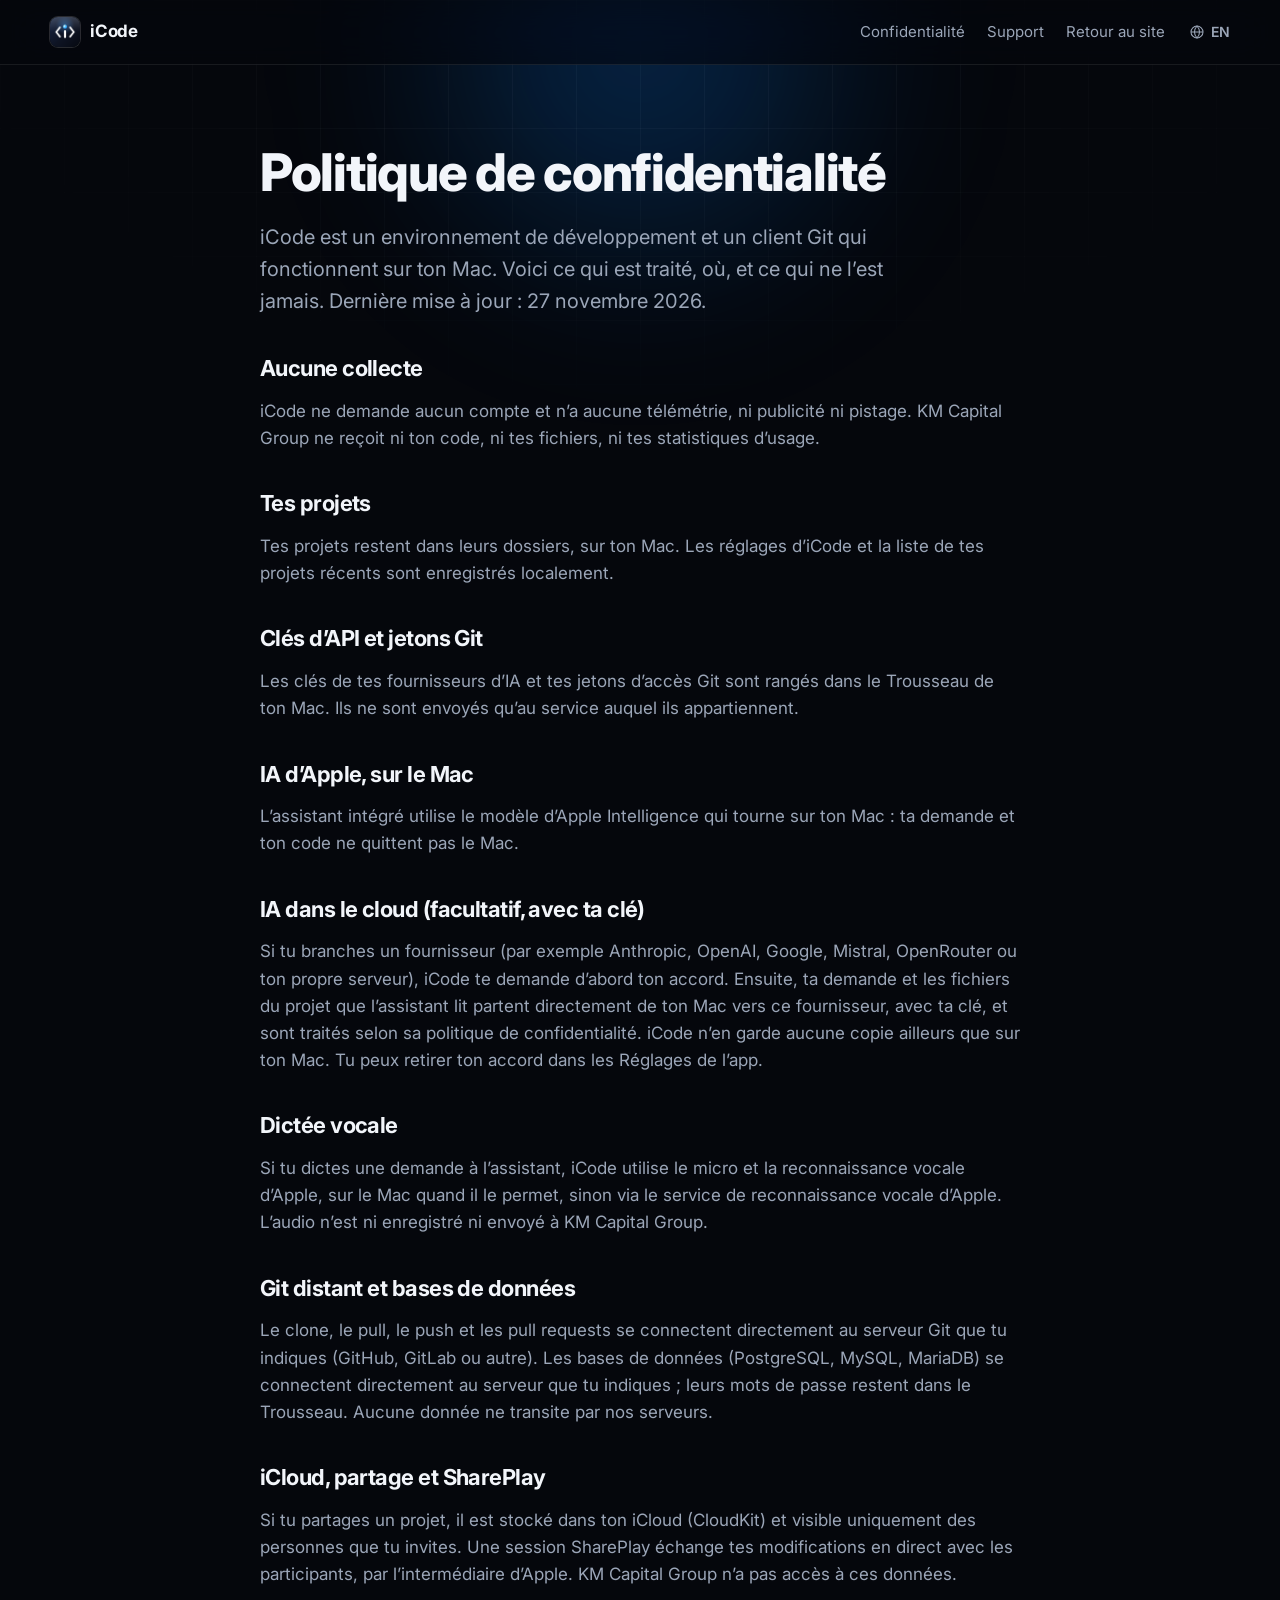
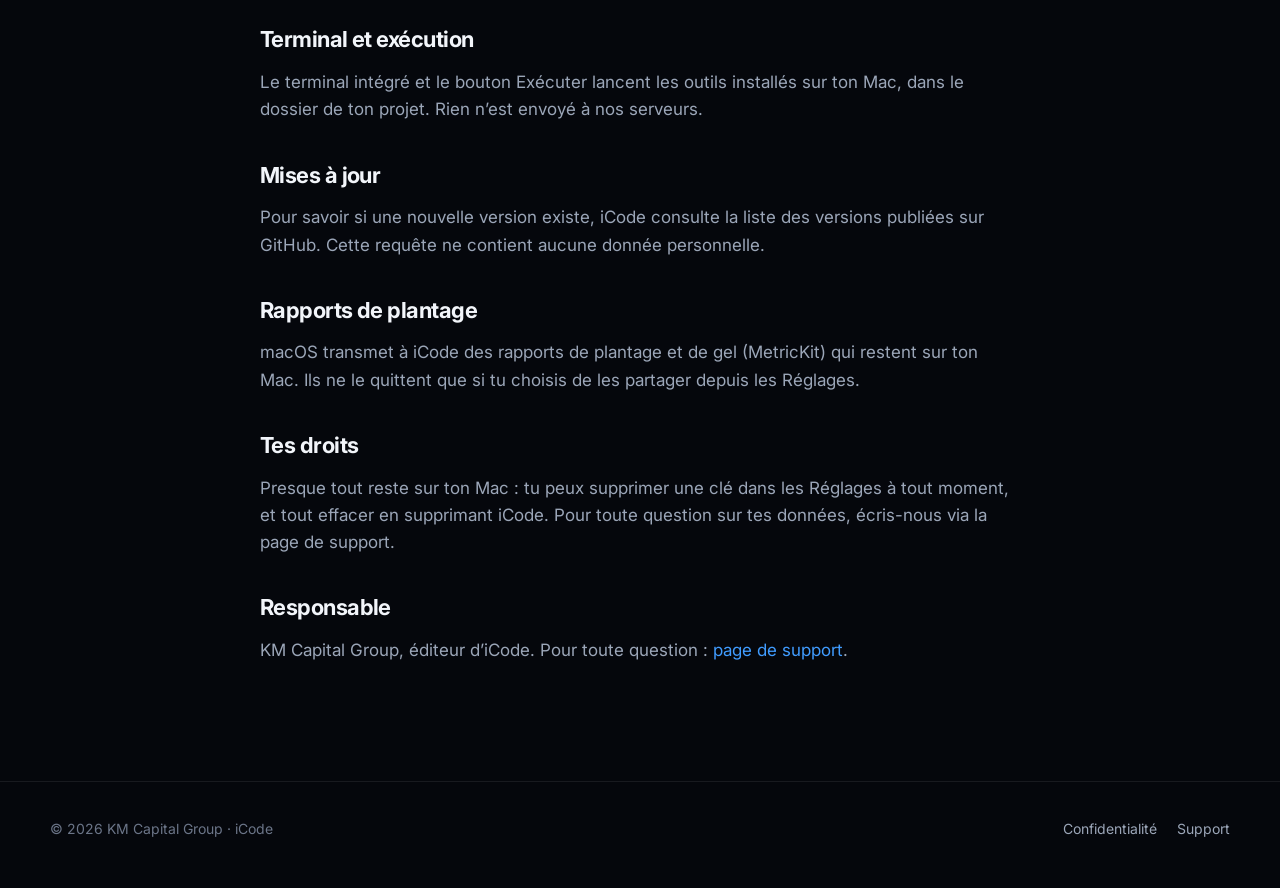
<file: confidentialite/index.html>
<!doctype html>
<html lang="fr">
<head>
  <meta charset="utf-8">
  <meta name="viewport" content="width=device-width, initial-scale=1">
  <title>Confidentialité · iCode</title>
  <meta name="description" content="Politique de confidentialité d’iCode, l’IDE et client Git pour Mac.">
  <meta name="theme-color" content="#05070C">
  <link rel="icon" type="image/png" href="../assets/favicon.png">
  <link rel="preconnect" href="https://fonts.googleapis.com">
  <link rel="preconnect" href="https://fonts.gstatic.com" crossorigin>
  <link rel="stylesheet" href="https://fonts.googleapis.com/css2?family=Inter:wght@400;500;600;700;800&family=JetBrains+Mono:wght@400;600&display=swap">
  <link rel="stylesheet" href="../assets/style.css?v=20261127">
</head>
<body>
<div class="backdrop" aria-hidden="true"><span class="orb o1"></span></div>
<header class="nav">
  <div class="wrap">
    <a class="brand" href="../"><img src="../assets/icone.png" alt="" width="30" height="30">iCode</a>
    <nav class="nav-links" aria-label="Pages"><a href="../confidentialite/">Confidentialité</a><a href="../support/">Support</a><a href="../">Retour au site</a></nav>
    <a class="lang" href="../en/privacy/" hreflang="en" lang="en"><svg viewBox="0 0 24 24" aria-hidden="true"><circle cx="12" cy="12" r="9"/><path d="M3 12h18M12 3c2.5 2.7 3.8 5.7 3.8 9s-1.3 6.3-3.8 9c-2.5-2.7-3.8-5.7-3.8-9s1.3-6.3 3.8-9z"/></svg>EN</a>
  </div>
</header>
<main class="doc">
  <div class="wrap">
<h1>Politique de confidentialité</h1>
<p class="lead">iCode est un environnement de développement et un client Git qui fonctionnent sur ton Mac. Voici ce qui est traité, où, et ce qui ne l’est jamais. Dernière mise à jour : 27 novembre 2026.</p>
<h2>Aucune collecte</h2><p>iCode ne demande aucun compte et n’a aucune télémétrie, ni publicité ni pistage. KM Capital Group ne reçoit ni ton code, ni tes fichiers, ni tes statistiques d’usage.</p>
<h2>Tes projets</h2><p>Tes projets restent dans leurs dossiers, sur ton Mac. Les réglages d’iCode et la liste de tes projets récents sont enregistrés localement.</p>
<h2>Clés d’API et jetons Git</h2><p>Les clés de tes fournisseurs d’IA et tes jetons d’accès Git sont rangés dans le Trousseau de ton Mac. Ils ne sont envoyés qu’au service auquel ils appartiennent.</p>
<h2>IA d’Apple, sur le Mac</h2><p>L’assistant intégré utilise le modèle d’Apple Intelligence qui tourne sur ton Mac : ta demande et ton code ne quittent pas le Mac.</p>
<h2>IA dans le cloud (facultatif, avec ta clé)</h2><p>Si tu branches un fournisseur (par exemple Anthropic, OpenAI, Google, Mistral, OpenRouter ou ton propre serveur), iCode te demande d’abord ton accord. Ensuite, ta demande et les fichiers du projet que l’assistant lit partent directement de ton Mac vers ce fournisseur, avec ta clé, et sont traités selon sa politique de confidentialité. iCode n’en garde aucune copie ailleurs que sur ton Mac. Tu peux retirer ton accord dans les Réglages de l’app.</p>
<h2>Dictée vocale</h2><p>Si tu dictes une demande à l’assistant, iCode utilise le micro et la reconnaissance vocale d’Apple, sur le Mac quand il le permet, sinon via le service de reconnaissance vocale d’Apple. L’audio n’est ni enregistré ni envoyé à KM Capital Group.</p>
<h2>Git distant et bases de données</h2><p>Le clone, le pull, le push et les pull requests se connectent directement au serveur Git que tu indiques (GitHub, GitLab ou autre). Les bases de données (PostgreSQL, MySQL, MariaDB) se connectent directement au serveur que tu indiques ; leurs mots de passe restent dans le Trousseau. Aucune donnée ne transite par nos serveurs.</p>
<h2>iCloud, partage et SharePlay</h2><p>Si tu partages un projet, il est stocké dans ton iCloud (CloudKit) et visible uniquement des personnes que tu invites. Une session SharePlay échange tes modifications en direct avec les participants, par l’intermédiaire d’Apple. KM Capital Group n’a pas accès à ces données.</p>
<h2>Terminal et exécution</h2><p>Le terminal intégré et le bouton Exécuter lancent les outils installés sur ton Mac, dans le dossier de ton projet. Rien n’est envoyé à nos serveurs.</p>
<h2>Mises à jour</h2><p>Pour savoir si une nouvelle version existe, iCode consulte la liste des versions publiées sur GitHub. Cette requête ne contient aucune donnée personnelle.</p>
<h2>Rapports de plantage</h2><p>macOS transmet à iCode des rapports de plantage et de gel (MetricKit) qui restent sur ton Mac. Ils ne le quittent que si tu choisis de les partager depuis les Réglages.</p>
<h2>Tes droits</h2><p>Presque tout reste sur ton Mac : tu peux supprimer une clé dans les Réglages à tout moment, et tout effacer en supprimant iCode. Pour toute question sur tes données, écris-nous via la page de support.</p>
<h2>Responsable</h2><p>KM Capital Group, éditeur d’iCode. Pour toute question : <a href="../support/">page de support</a>.</p>
  </div>
</main>
<footer>
  <div class="wrap">
    <div>© 2026 KM Capital Group · iCode</div>
    <nav aria-label="Liens"><a href="../confidentialite/">Confidentialité</a><a href="../support/">Support</a></nav>
  </div>
</footer>
</body>
</html>
</file>
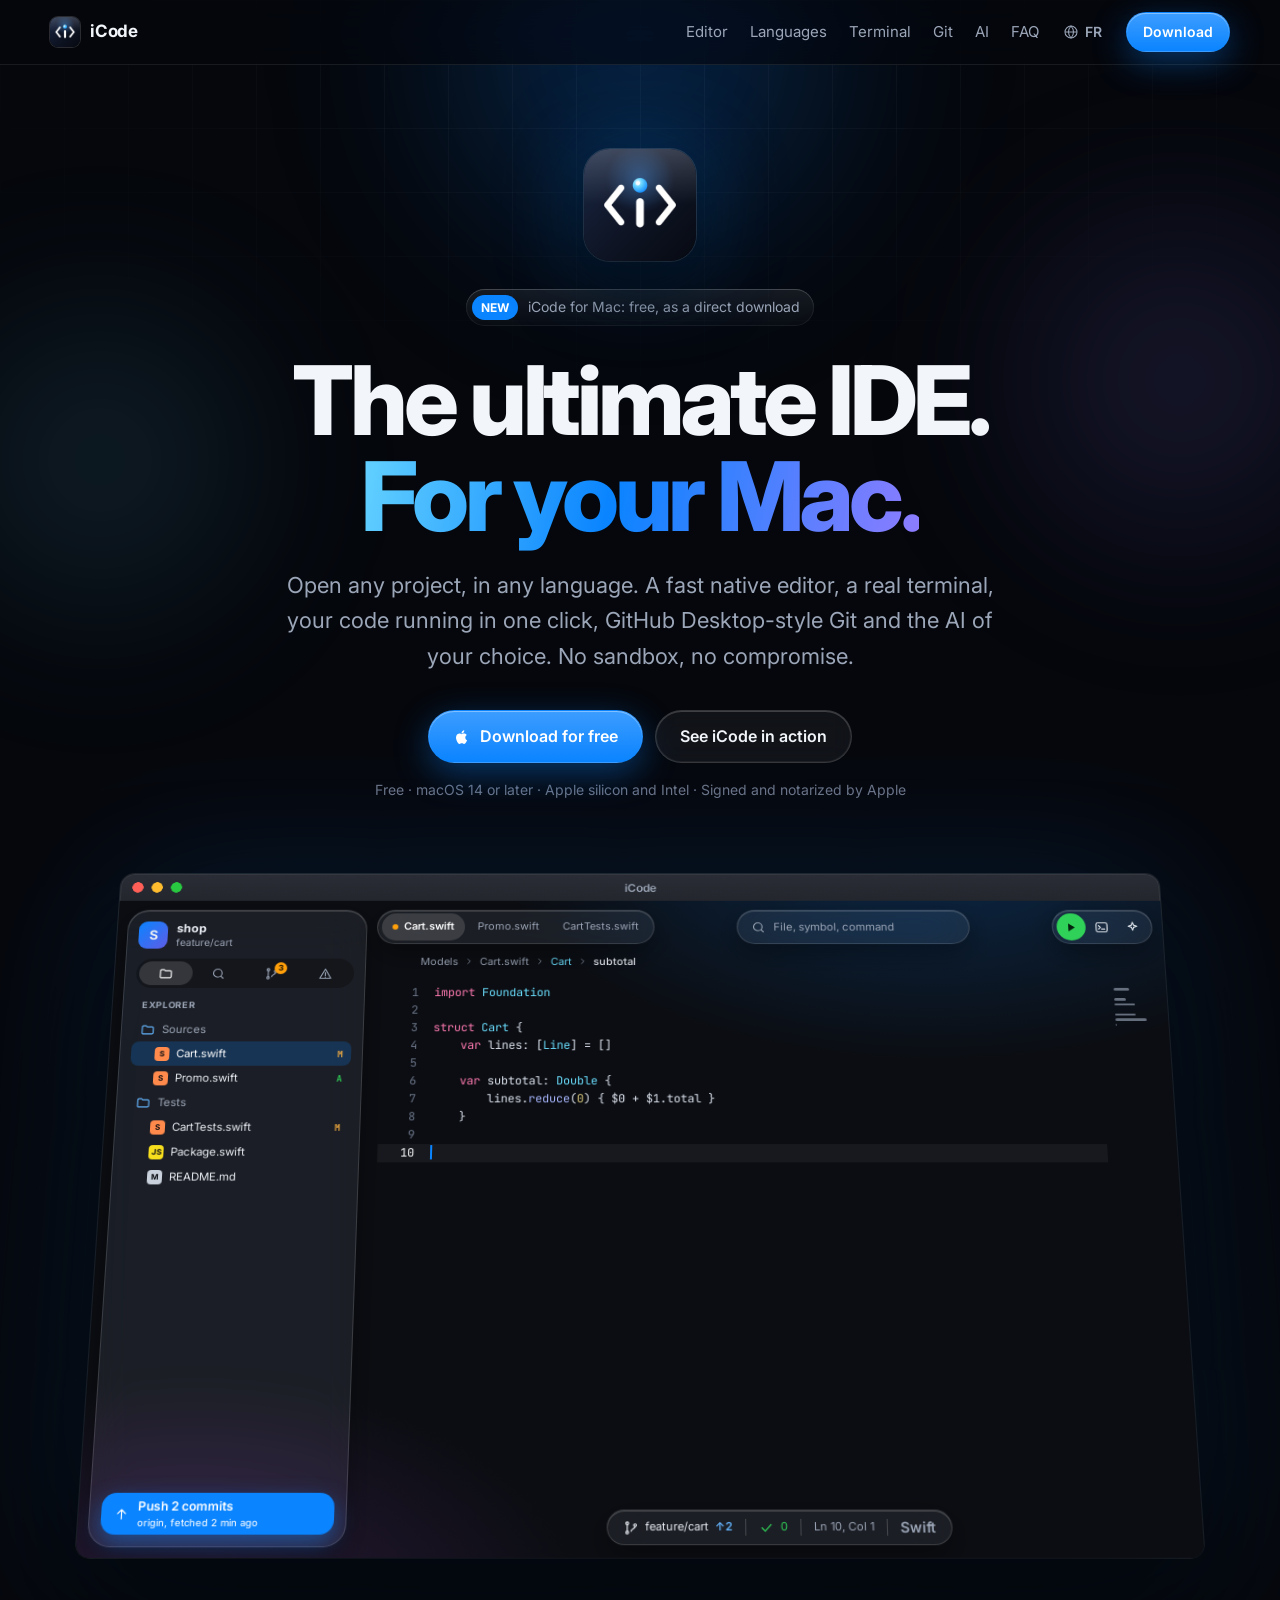
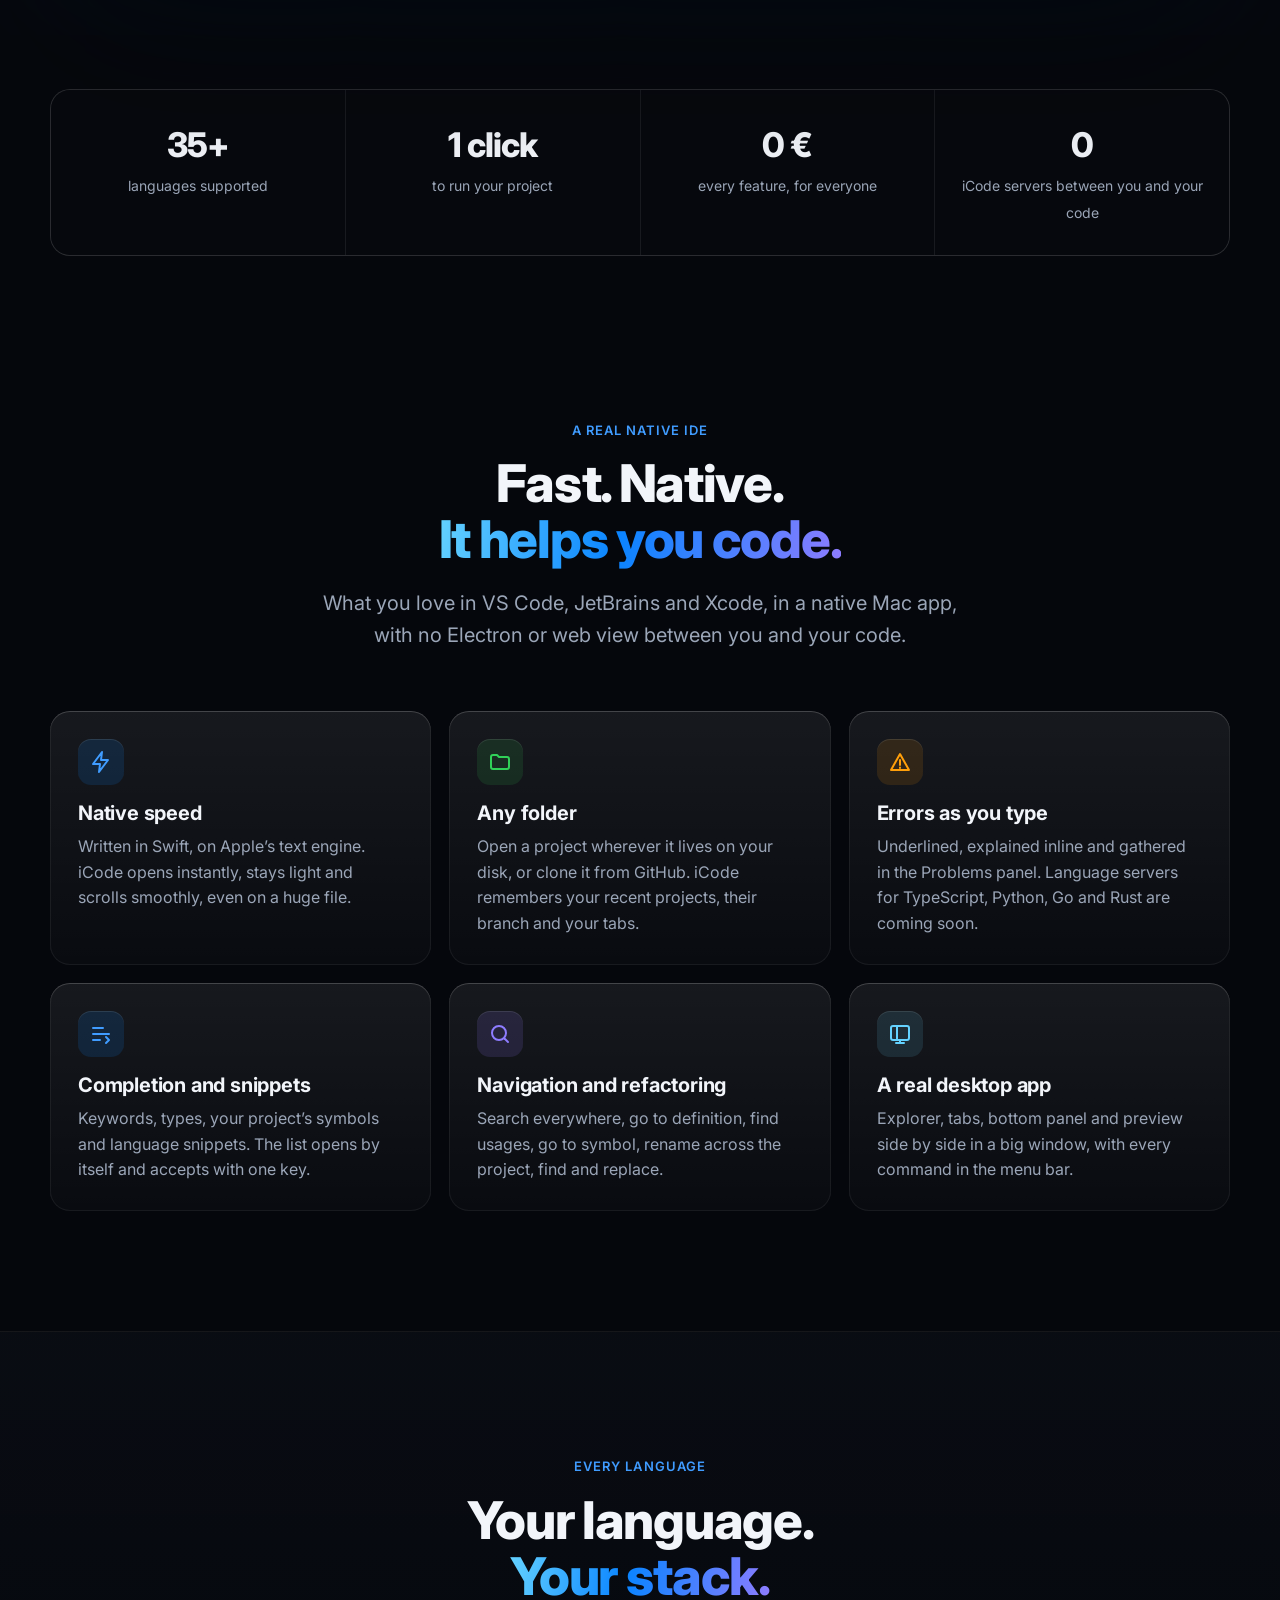
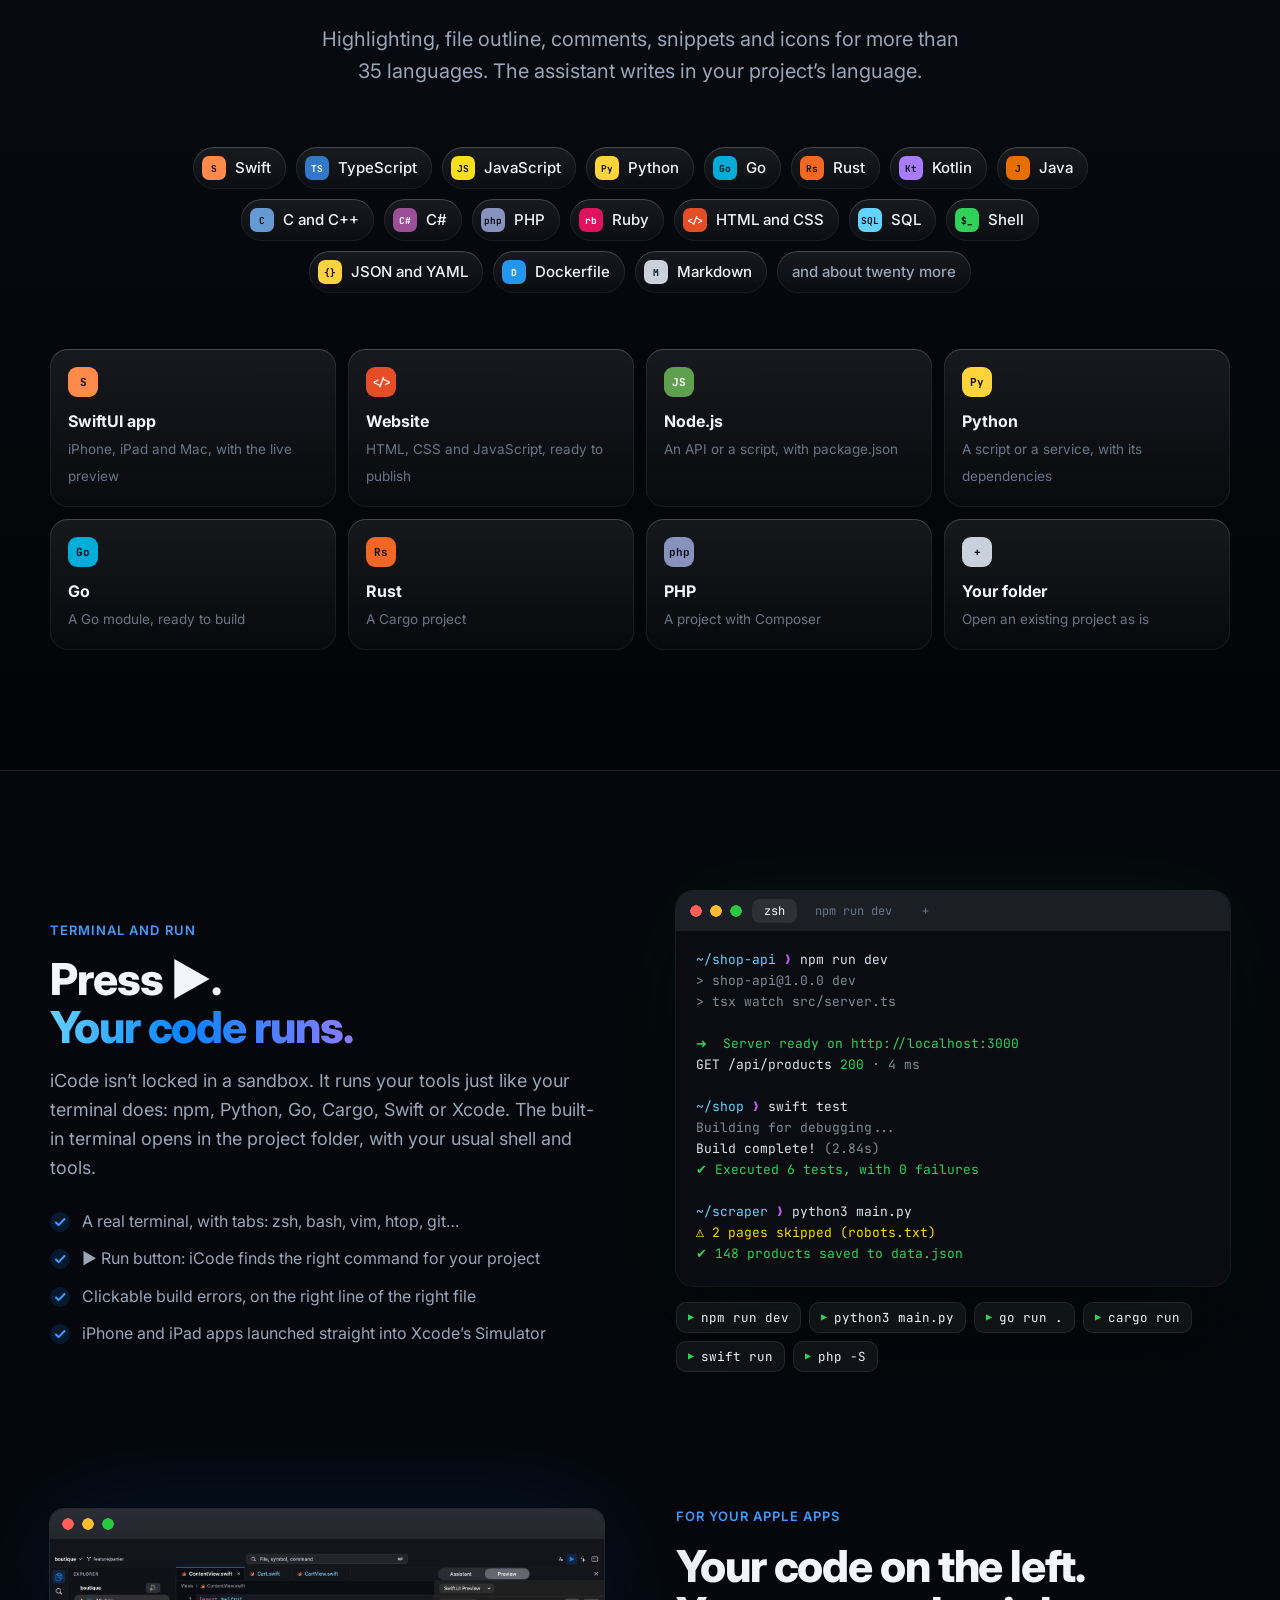
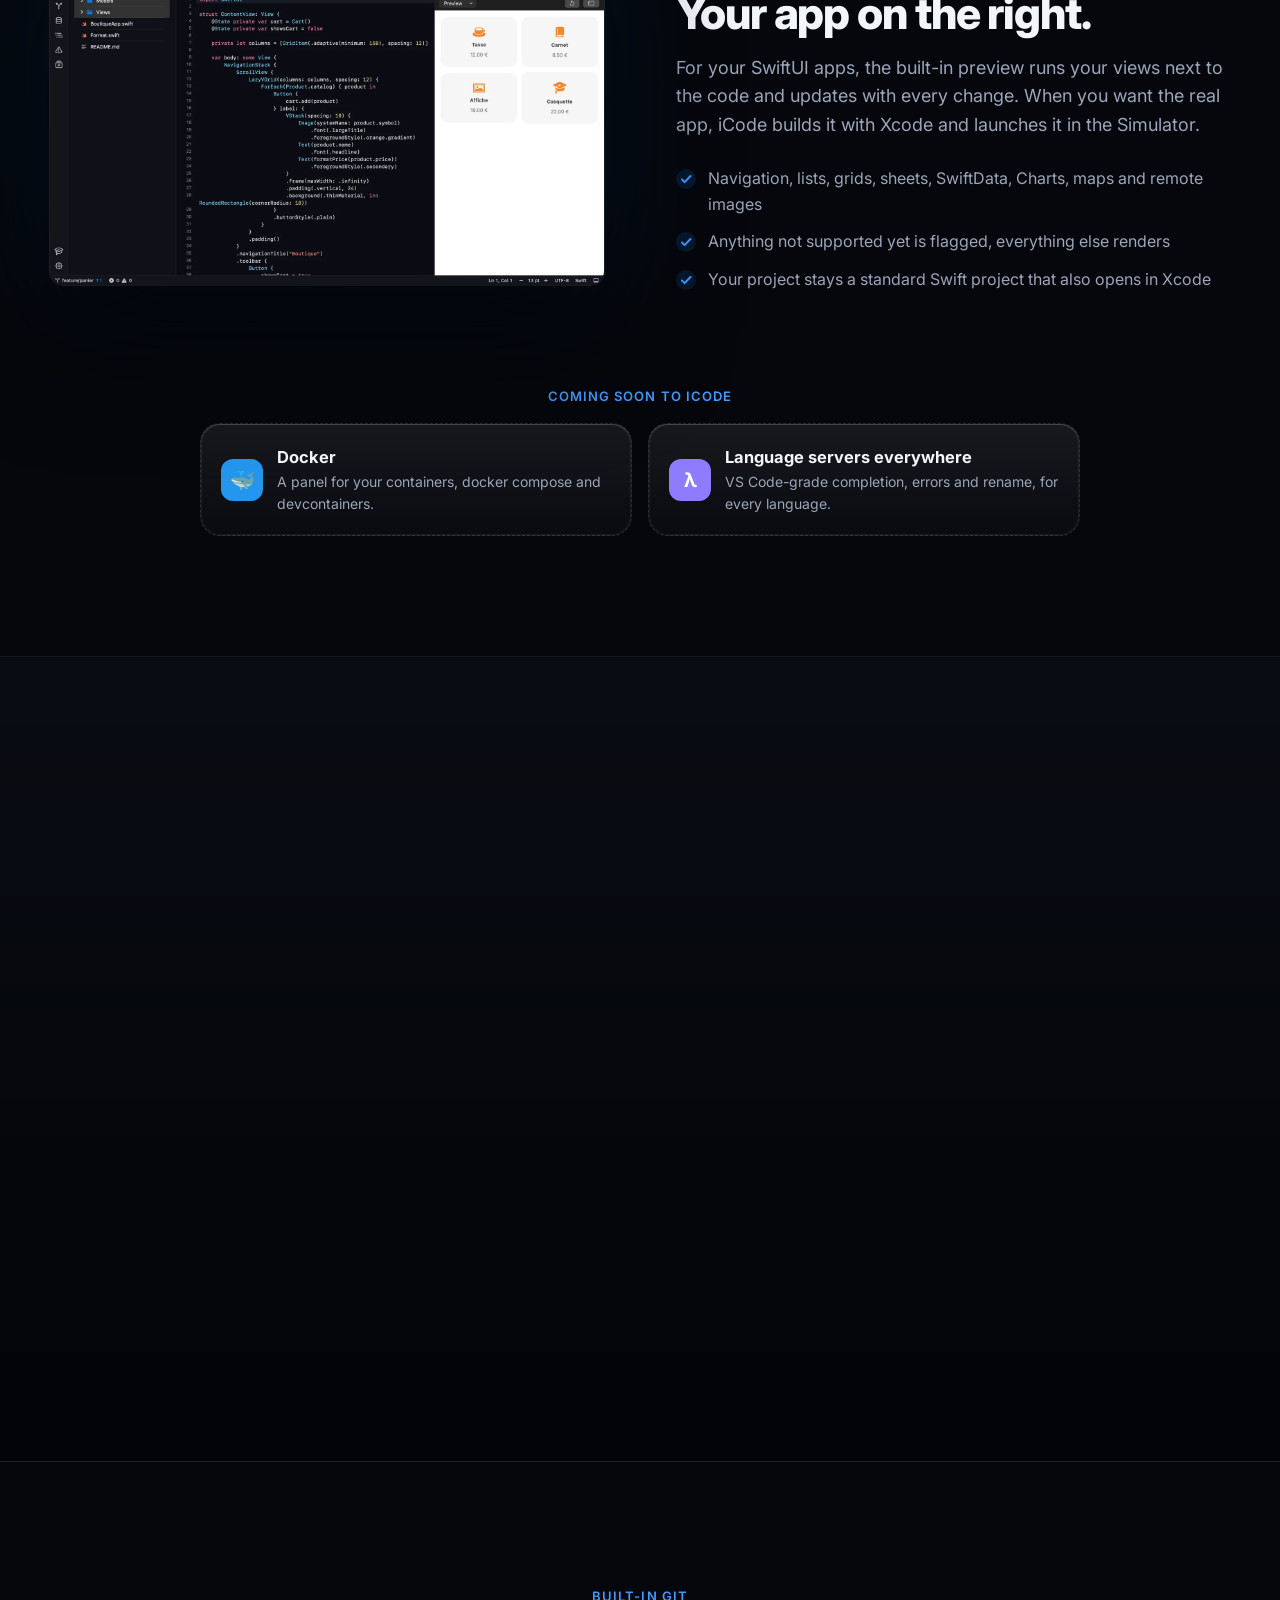
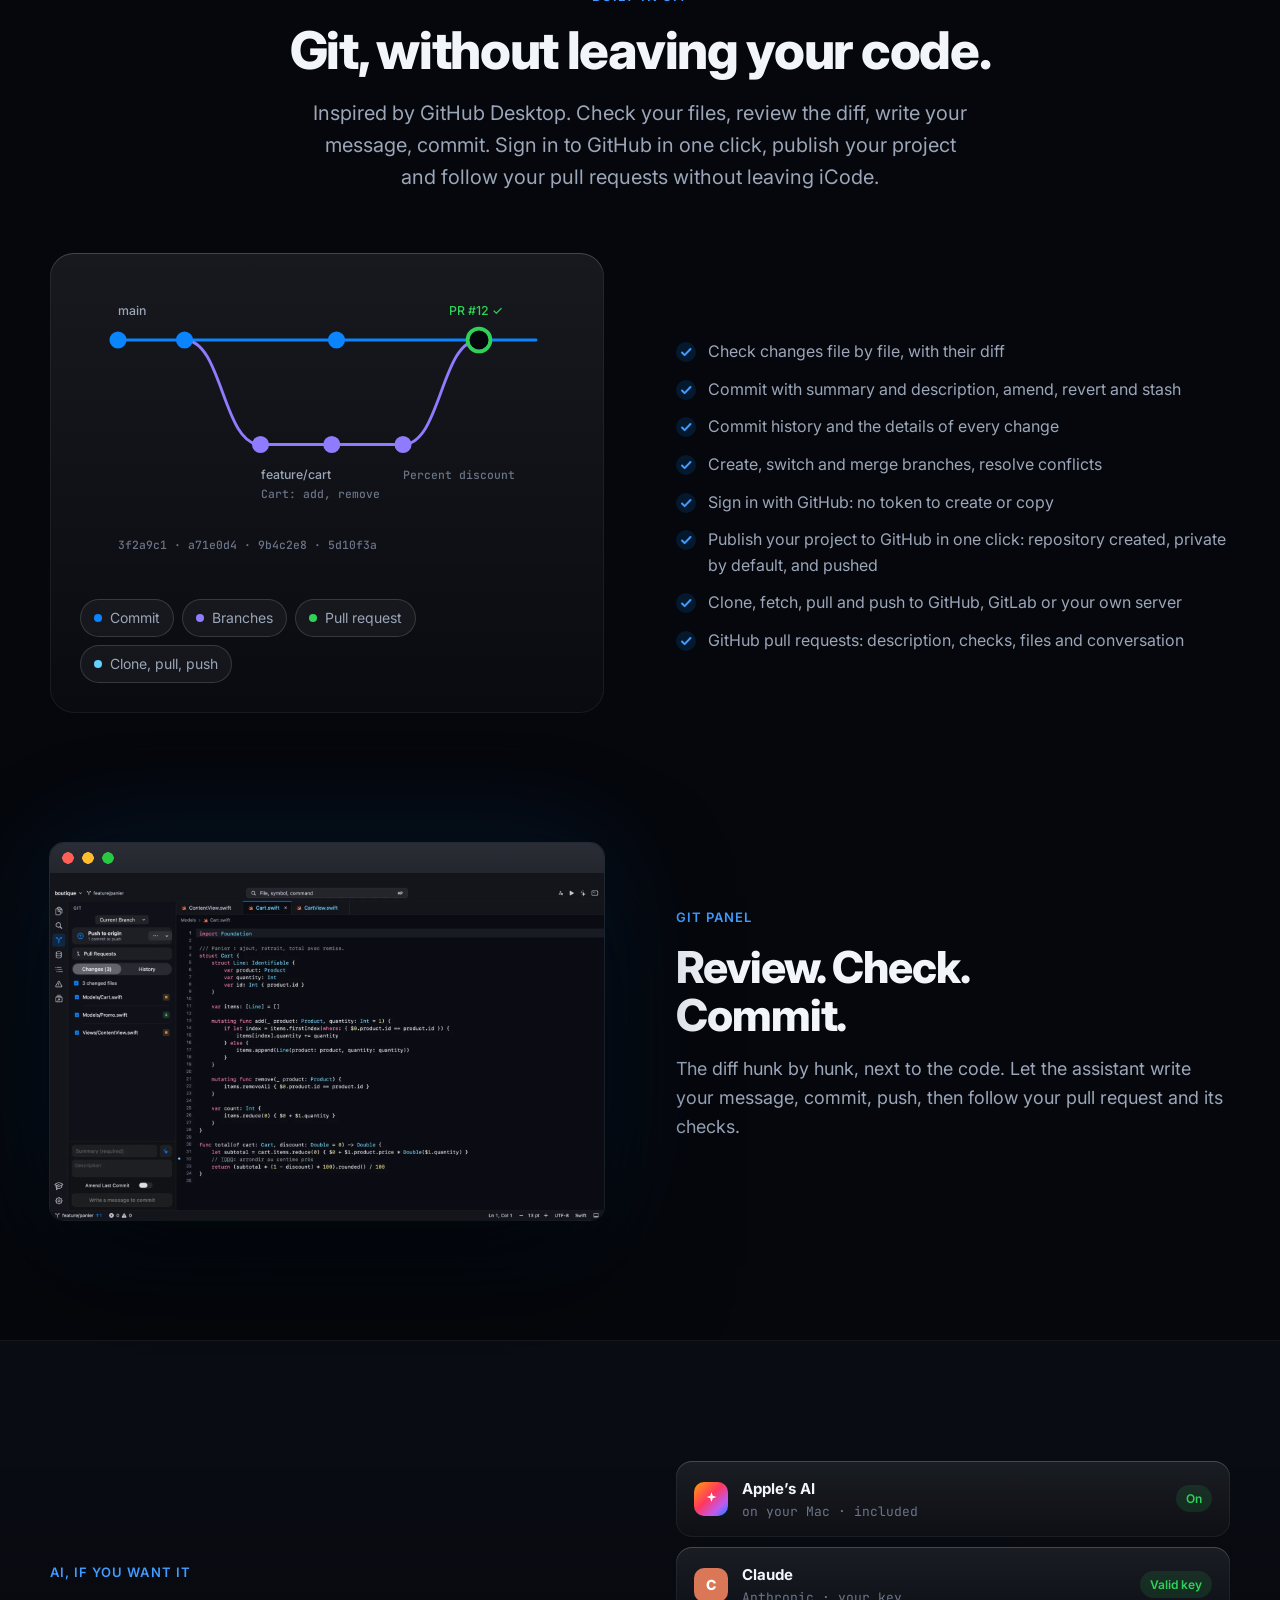
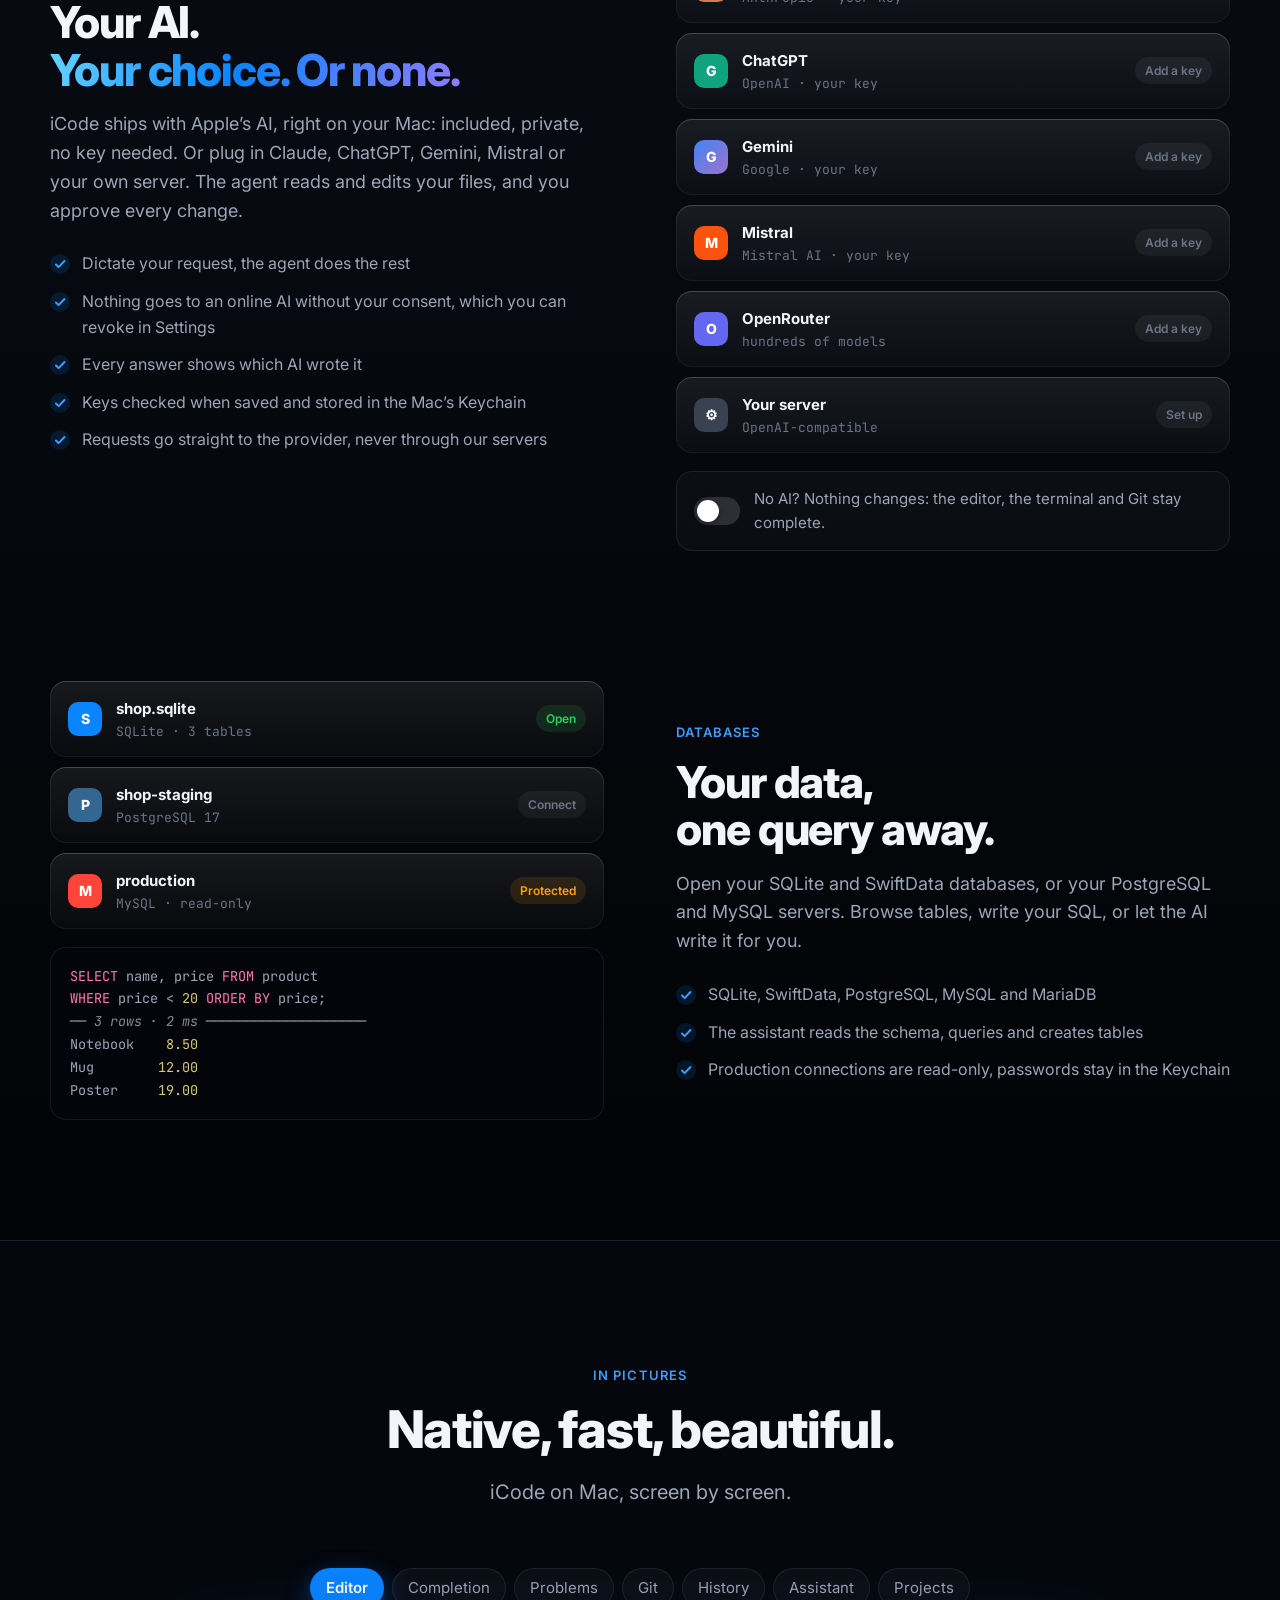
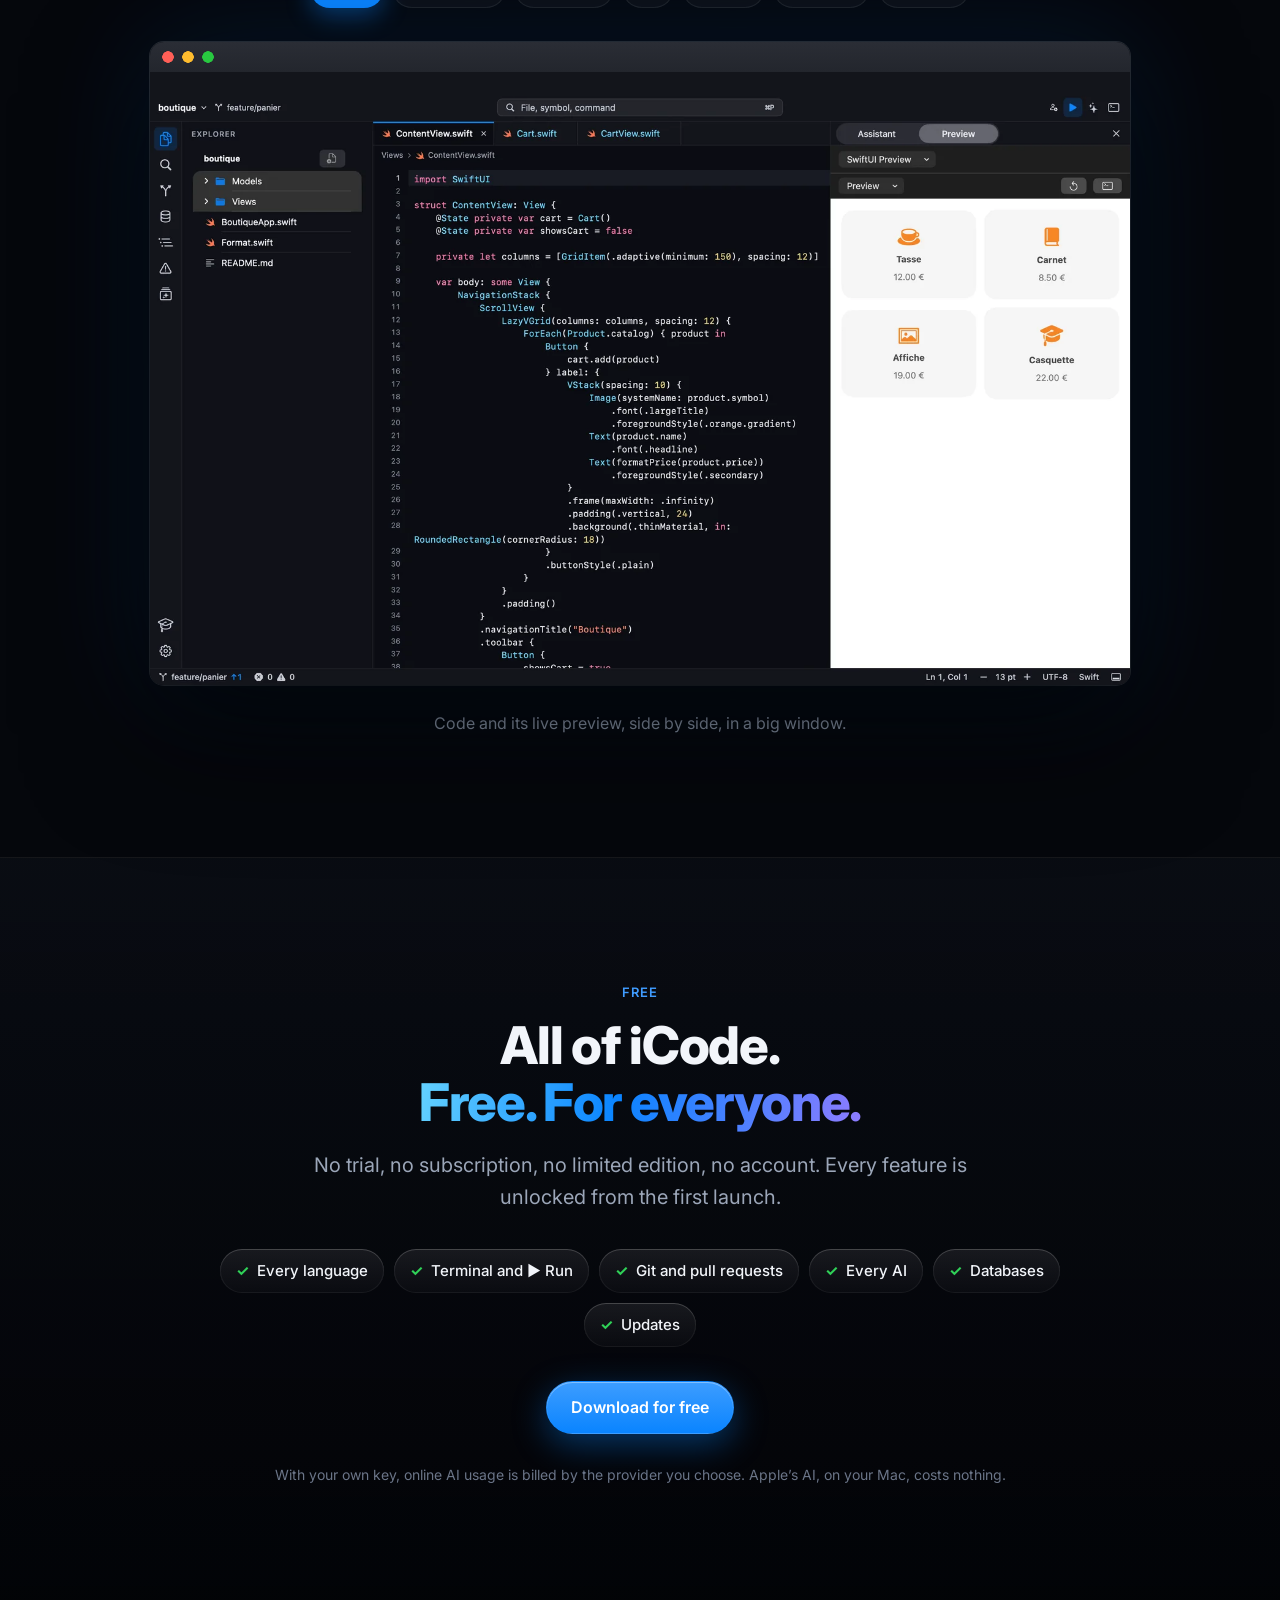
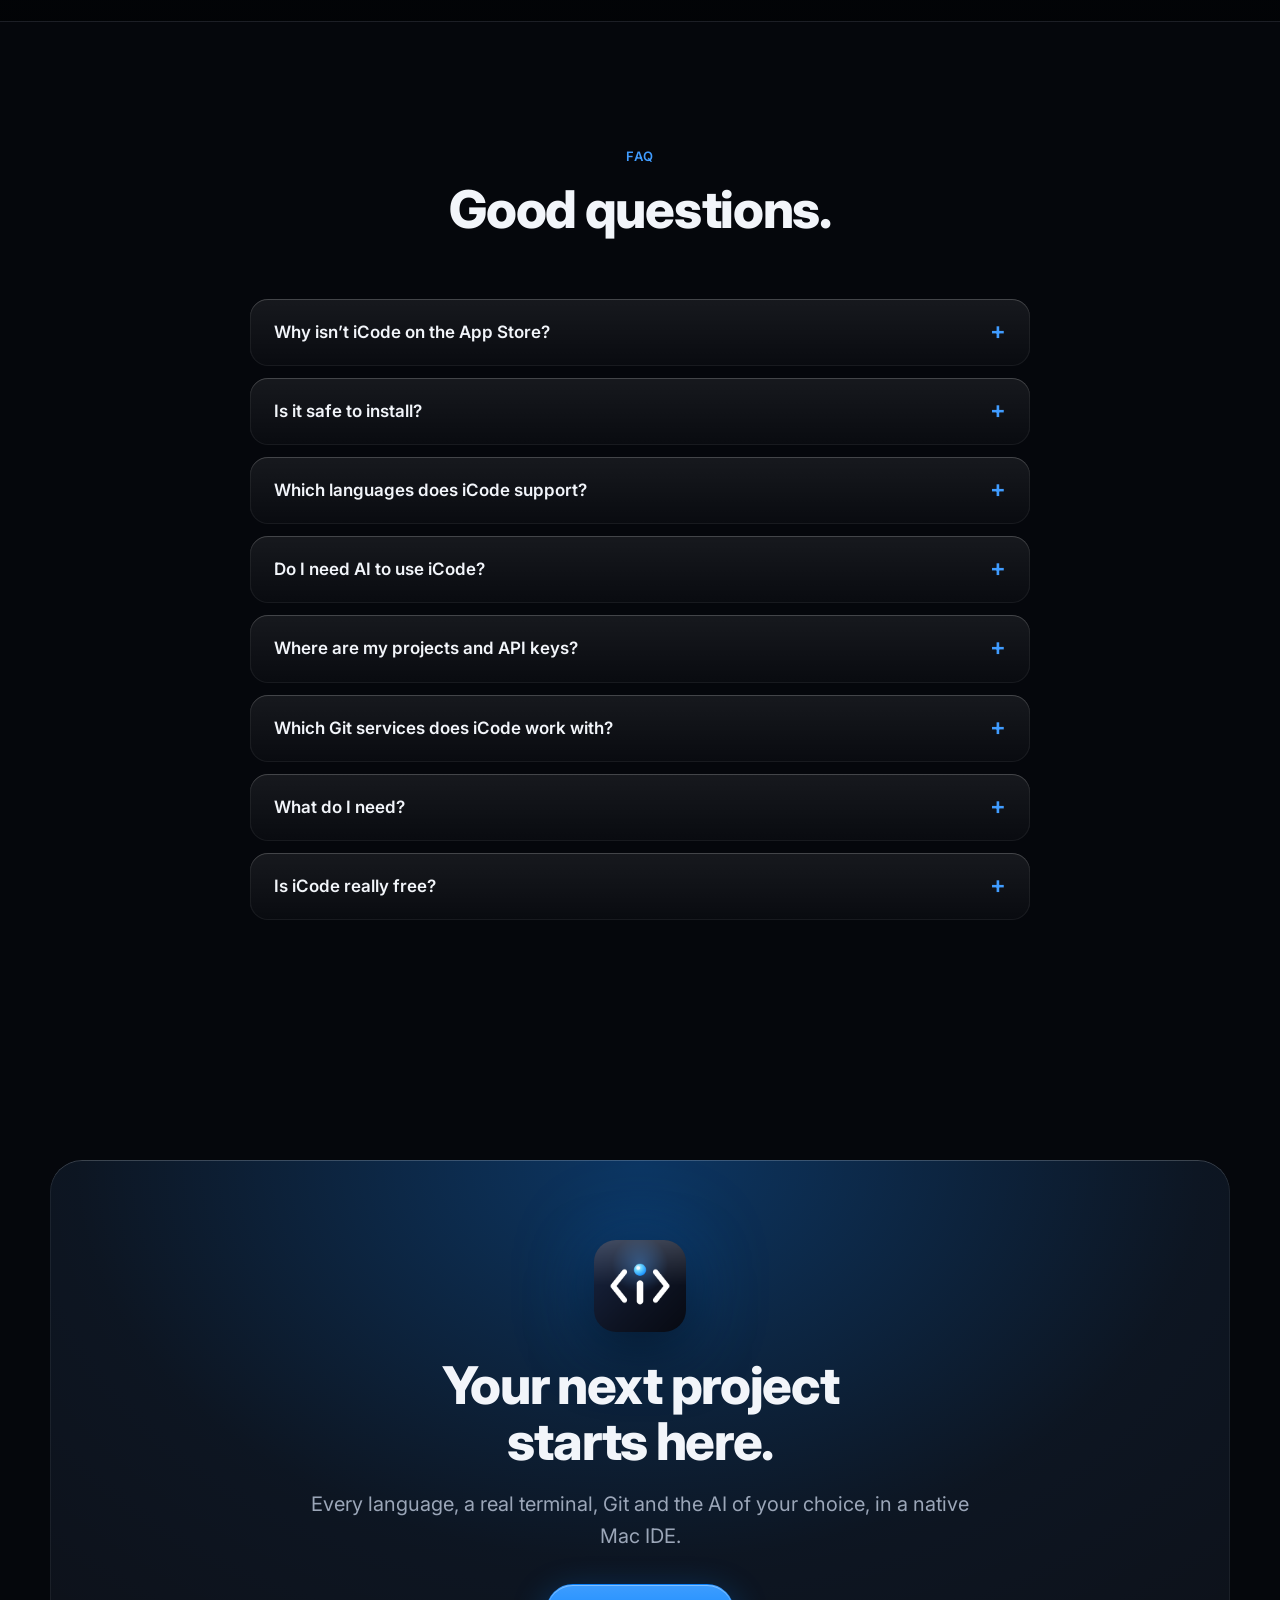
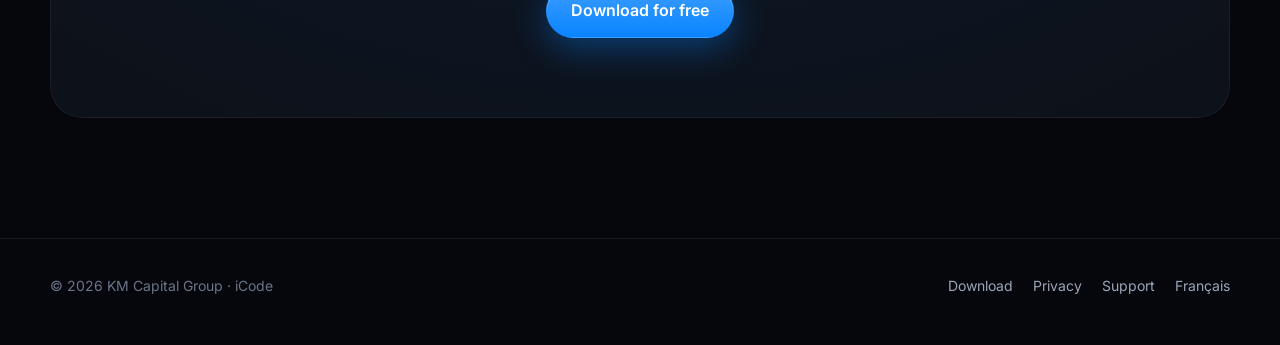
<file: en/index.html>
<!doctype html>
<html lang="en">
<head>
  <meta charset="utf-8">
  <meta name="viewport" content="width=device-width, initial-scale=1">
  <title>iCode — The ultimate IDE for your Mac</title>
  <meta name="description" content="iCode is a native development environment for macOS: every language, a built-in terminal, one-click run, GitHub Desktop-style Git and the AI of your choice. Free, as a direct download, signed and notarized by Apple.">
  <meta name="theme-color" content="#05070C">
  <link rel="icon" type="image/png" href="../assets/favicon.png">
  <link rel="apple-touch-icon" href="../assets/icone.png">
  <meta property="og:type" content="website">
  <meta property="og:title" content="iCode — The ultimate IDE for your Mac">
  <meta property="og:description" content="Every language, a built-in terminal, one-click run, Git and the AI of your choice. Native macOS, free, as a direct download.">
  <meta property="og:image" content="https://kmcapitalgroup.github.io/icode-site/assets/partage-en.jpg?v=3">
  <meta property="og:locale" content="en_US">
  <meta name="twitter:card" content="summary_large_image">
  <link rel="alternate" hreflang="fr" href="https://kmcapitalgroup.github.io/icode-site/">
  <link rel="alternate" hreflang="en" href="https://kmcapitalgroup.github.io/icode-site/en/">
  <link rel="alternate" hreflang="x-default" href="https://kmcapitalgroup.github.io/icode-site/">
  <link rel="preconnect" href="https://fonts.googleapis.com">
  <link rel="preconnect" href="https://fonts.gstatic.com" crossorigin>
  <link rel="stylesheet" href="https://fonts.googleapis.com/css2?family=Inter:wght@400;500;600;700;800&family=JetBrains+Mono:wght@400;600;700&display=swap">
  <link rel="stylesheet" href="../assets/style.css?v=20261127">
  <script>
    document.documentElement.classList.add('js');
  </script>
</head>
<body>
<div class="backdrop" aria-hidden="true"><span class="orb o1"></span><span class="orb o2"></span><span class="orb o3"></span></div>

<header class="nav">
  <div class="wrap">
    <a class="brand" href="#top"><img src="../assets/icone.png" alt="" width="30" height="30">iCode</a>
    <nav class="nav-links" aria-label="Sections">
      <a href="#ide">Editor</a>
      <a href="#langages">Languages</a>
      <a href="#terminal">Terminal</a>
      <a href="#git">Git</a>
      <a href="#ia">AI</a>
      <a href="#faq">FAQ</a>
    </nav>
    <a class="lang" onclick="try{localStorage.setItem('icode-lang','fr')}catch(e){}" href="../" hreflang="fr" lang="fr" title="Français"><svg viewBox="0 0 24 24" aria-hidden="true"><circle cx="12" cy="12" r="9"/><path d="M3 12h18M12 3c2.5 2.7 3.8 5.7 3.8 9s-1.3 6.3-3.8 9c-2.5-2.7-3.8-5.7-3.8-9s1.3-6.3 3.8-9z"/></svg>FR</a>
    <a class="btn btn-primary btn-sm" href="mac/">Download</a>
  </div>
</header>

<main id="top">

  <!-- Hero -->
  <section class="hero">
    <div class="wrap">
      <img class="hero-icon" src="../assets/icone.png" alt="iCode icon" width="112" height="112">
      <div><span class="pill"><b>NEW</b>iCode for Mac: free, as a direct download</span></div>
      <h1>The ultimate IDE.<br><span class="gradient-text">For your Mac.</span></h1>
      <p class="lead">Open any project, in any language. A fast native editor, a real terminal, your code running in one click, GitHub Desktop-style Git and the AI of your choice. No sandbox, no compromise.</p>
      <div class="hero-cta">
        <a class="btn btn-primary" href="mac/">
          <svg viewBox="0 0 24 24" fill="currentColor" aria-hidden="true"><path d="M16.37 12.68c-.02-2.3 1.88-3.4 1.96-3.46-1.07-1.56-2.73-1.78-3.32-1.8-1.41-.14-2.76.83-3.48.83-.72 0-1.82-.81-3-.79-1.54.02-2.97.9-3.76 2.28-1.6 2.78-.41 6.9 1.15 9.16.76 1.1 1.67 2.34 2.86 2.3 1.15-.05 1.58-.74 2.97-.74 1.38 0 1.77.74 2.98.72 1.23-.02 2.01-1.12 2.76-2.23.87-1.28 1.23-2.52 1.25-2.58-.03-.01-2.4-.92-2.42-3.65zM14.1 5.9c.63-.77 1.06-1.83.94-2.9-.91.04-2.02.61-2.67 1.37-.58.68-1.1 1.77-.96 2.81 1.02.08 2.06-.52 2.69-1.28z"/></svg>
          Download for free
        </a>
        <a class="btn btn-ghost" href="#galerie">See iCode in action</a>
      </div>
      <p class="hero-note">Free · macOS 14 or later · Apple silicon and Intel · Signed and notarized by Apple</p>

      <div class="stage" id="stage">
        <div class="ipad machero">
          <div class="wtitle" aria-hidden="true">iCode</div>
          <div class="ipad-screen">
            <div class="demo" id="demo" role="img" aria-label="Animated iCode demo on Mac: writing Swift with autocompletion, running the tests in the built-in terminal and pushing with Git, then writing a TypeScript API and starting the server">
              <noscript><img src="../assets/captures/en/mac-editeur.webp" alt="The iCode editor on Mac"></noscript>
            </div>
          </div>
        </div>
      </div>

      <div class="stats reveal">
        <div class="stat"><strong>35+</strong><span>languages supported</span></div>
        <div class="stat"><strong>1 click</strong><span>to run your project</span></div>
        <div class="stat"><strong>0 €</strong><span>every feature, for everyone</span></div>
        <div class="stat"><strong>0</strong><span>iCode servers between you and your code</span></div>
      </div>
    </div>
  </section>

  <!-- Un vrai IDE -->
  <section id="ide">
    <div class="wrap">
      <div class="section-head center reveal">
        <span class="eyebrow">A real native IDE</span>
        <h2>Fast. Native.<br><span class="gradient-text">It helps you code.</span></h2>
        <p class="lead">What you love in VS Code, JetBrains and Xcode, in a native Mac app, with no Electron or web view between you and your code.</p>
      </div>
      <div class="grid-3">
        <article class="card reveal">
          <div class="icon"><svg viewBox="0 0 24 24" fill="none" stroke="currentColor" stroke-width="2" stroke-linecap="round" stroke-linejoin="round" aria-hidden="true"><path d="M13 2 4 14h7l-1 8 9-12h-7z"/></svg></div>
          <h3>Native speed</h3>
          <p>Written in Swift, on Apple’s text engine. iCode opens instantly, stays light and scrolls smoothly, even on a huge file.</p>
        </article>
        <article class="card reveal">
          <div class="icon green"><svg viewBox="0 0 24 24" fill="none" stroke="currentColor" stroke-width="2" stroke-linecap="round" stroke-linejoin="round" aria-hidden="true"><path d="M3 7a2 2 0 0 1 2-2h4l2 2h8a2 2 0 0 1 2 2v8a2 2 0 0 1-2 2H5a2 2 0 0 1-2-2z"/></svg></div>
          <h3>Any folder</h3>
          <p>Open a project wherever it lives on your disk, or clone it from GitHub. iCode remembers your recent projects, their branch and your tabs.</p>
        </article>
        <article class="card reveal">
          <div class="icon orange"><svg viewBox="0 0 24 24" fill="none" stroke="currentColor" stroke-width="2" stroke-linecap="round" stroke-linejoin="round" aria-hidden="true"><path d="M12 4l9 16H3z"/><path d="M12 10v5M12 17.5v.5"/></svg></div>
          <h3>Errors as you type</h3>
          <p>Underlined, explained inline and gathered in the Problems panel. Language servers for TypeScript, Python, Go and Rust are coming soon.</p>
        </article>
        <article class="card reveal">
          <div class="icon"><svg viewBox="0 0 24 24" fill="none" stroke="currentColor" stroke-width="2" stroke-linecap="round" stroke-linejoin="round" aria-hidden="true"><path d="M4 6h10M4 12h16M4 18h7"/><path d="m17 15 3 3-3 3"/></svg></div>
          <h3>Completion and snippets</h3>
          <p>Keywords, types, your project’s symbols and language snippets. The list opens by itself and accepts with one key.</p>
        </article>
        <article class="card reveal">
          <div class="icon violet"><svg viewBox="0 0 24 24" fill="none" stroke="currentColor" stroke-width="2" stroke-linecap="round" stroke-linejoin="round" aria-hidden="true"><circle cx="11" cy="11" r="7"/><path d="m20 20-3.5-3.5"/></svg></div>
          <h3>Navigation and refactoring</h3>
          <p>Search everywhere, go to definition, find usages, go to symbol, rename across the project, find and replace.</p>
        </article>
        <article class="card reveal">
          <div class="icon cyan"><svg viewBox="0 0 24 24" fill="none" stroke="currentColor" stroke-width="2" stroke-linecap="round" stroke-linejoin="round" aria-hidden="true"><rect x="3" y="4" width="18" height="14" rx="2"/><path d="M8 21h8M12 18v3M9 4v14"/></svg></div>
          <h3>A real desktop app</h3>
          <p>Explorer, tabs, bottom panel and preview side by side in a big window, with every command in the menu bar.</p>
        </article>
      </div>
    </div>
  </section>

  <!-- Langages -->
  <section class="alt" id="langages">
    <div class="wrap">
      <div class="section-head center reveal">
        <span class="eyebrow">Every language</span>
        <h2>Your language.<br><span class="gradient-text">Your stack.</span></h2>
        <p class="lead">Highlighting, file outline, comments, snippets and icons for more than 35 languages. The assistant writes in your project’s language.</p>
      </div>
      <div class="langs reveal" aria-label="Supported languages">
        <span class="lang-chip"><i style="background:#FF8A4C">S</i>Swift</span>
        <span class="lang-chip"><i style="background:#3178C6;color:#fff">TS</i>TypeScript</span>
        <span class="lang-chip"><i style="background:#F7DF1E">JS</i>JavaScript</span>
        <span class="lang-chip"><i style="background:#FFD43B">Py</i>Python</span>
        <span class="lang-chip"><i style="background:#00ADD8">Go</i>Go</span>
        <span class="lang-chip"><i style="background:#F46623">Rs</i>Rust</span>
        <span class="lang-chip"><i style="background:#A97BFF">Kt</i>Kotlin</span>
        <span class="lang-chip"><i style="background:#E76F00">J</i>Java</span>
        <span class="lang-chip"><i style="background:#659AD2">C</i>C and C++</span>
        <span class="lang-chip"><i style="background:#9B4F96;color:#fff">C#</i>C#</span>
        <span class="lang-chip"><i style="background:#8892BF">php</i>PHP</span>
        <span class="lang-chip"><i style="background:#E0115F;color:#fff">rb</i>Ruby</span>
        <span class="lang-chip"><i style="background:#E44D26;color:#fff">&lt;/&gt;</i>HTML and CSS</span>
        <span class="lang-chip"><i style="background:#64D2FF">SQL</i>SQL</span>
        <span class="lang-chip"><i style="background:#30D158">$_</i>Shell</span>
        <span class="lang-chip"><i style="background:#FFD23F">{}</i>JSON and YAML</span>
        <span class="lang-chip"><i style="background:#2496ED;color:#fff">D</i>Dockerfile</span>
        <span class="lang-chip"><i style="background:#C9D1DC">M</i>Markdown</span>
        <span class="lang-chip more">and about twenty more</span>
      </div>
      <div class="templates">
        <div class="tpl reveal"><i style="background:#FF8A4C">S</i><strong>SwiftUI app</strong><small>iPhone, iPad and Mac, with the live preview</small></div>
        <div class="tpl reveal"><i style="background:#E44D26;color:#fff">&lt;/&gt;</i><strong>Website</strong><small>HTML, CSS and JavaScript, ready to publish</small></div>
        <div class="tpl reveal"><i style="background:#5FA04E;color:#fff">JS</i><strong>Node.js</strong><small>An API or a script, with package.json</small></div>
        <div class="tpl reveal"><i style="background:#FFD43B">Py</i><strong>Python</strong><small>A script or a service, with its dependencies</small></div>
        <div class="tpl reveal"><i style="background:#00ADD8">Go</i><strong>Go</strong><small>A Go module, ready to build</small></div>
        <div class="tpl reveal"><i style="background:#F46623">Rs</i><strong>Rust</strong><small>A Cargo project</small></div>
        <div class="tpl reveal"><i style="background:#8892BF">php</i><strong>PHP</strong><small>A project with Composer</small></div>
        <div class="tpl reveal"><i style="background:#C9D1DC">+</i><strong>Your folder</strong><small>Open an existing project as is</small></div>
      </div>
    </div>
  </section>

  <!-- Terminal and run -->
  <section id="terminal">
    <div class="wrap">
      <div class="feature">
        <div class="feature-text reveal">
          <span class="eyebrow">Terminal and run</span>
          <h2>Press ▶︎.<br><span class="gradient-text">Your code runs.</span></h2>
          <p class="lead">iCode isn’t locked in a sandbox. It runs your tools just like your terminal does: npm, Python, Go, Cargo, Swift or Xcode. The built-in terminal opens in the project folder, with your usual shell and tools.</p>
          <ul class="checks">
            <li>A real terminal, with tabs: zsh, bash, vim, htop, git…</li>
            <li>▶︎ Run button: iCode finds the right command for your project</li>
            <li>Clickable build errors, on the right line of the right file</li>
            <li>iPhone and iPad apps launched straight into Xcode’s Simulator</li>
          </ul>
        </div>
        <div class="reveal">
          <div class="term-card">
            <p class="bar"><span class="on">zsh</span><span>npm run dev</span><span>+</span></p>
<pre><span class="p">~/shop-api</span> <span class="v">❯</span> npm run dev
<span class="d">&gt; shop-api@1.0.0 dev
&gt; tsx watch src/server.ts</span>

<span class="g">➜  Server ready on http://localhost:3000</span>
GET /api/products <span class="g">200</span> <span class="d">· 4 ms</span>

<span class="p">~/shop</span> <span class="v">❯</span> swift test
<span class="d">Building for debugging...</span>
Build complete! <span class="d">(2.84s)</span>
<span class="g">✔ Executed 6 tests, with 0 failures</span>

<span class="p">~/scraper</span> <span class="v">❯</span> python3 main.py
<span class="y">⚠ 2 pages skipped (robots.txt)</span>
<span class="g">✔ 148 products saved to data.json</span></pre>
          </div>
          <div class="run-row" aria-label="Commands detected by the Run button">
            <span>npm run dev</span><span>python3 main.py</span><span>go run .</span><span>cargo run</span><span>swift run</span><span>php -S</span>
          </div>
        </div>
      </div>

      <div class="feature reverse" id="apercu">
        <div class="feature-text reveal">
          <span class="eyebrow">For your Apple apps</span>
          <h2>Your code on the left.<br>Your app on the right.</h2>
          <p class="lead">For your SwiftUI apps, the built-in preview runs your views next to the code and updates with every change. When you want the real app, iCode builds it with Xcode and launches it in the Simulator.</p>
          <ul class="checks">
            <li>Navigation, lists, grids, sheets, SwiftData, Charts, maps and remote images</li>
            <li>Anything not supported yet is flagged, everything else renders</li>
            <li>Your project stays a standard Swift project that also opens in Xcode</li>
          </ul>
        </div>
        <div class="device-shot reveal"><div class="macwin"><img src="../assets/captures/en/mac-editeur.webp" width="1600" height="1000" loading="lazy" alt="iCode on Mac: the explorer, a shop’s SwiftUI code and its live preview, side by side"></div></div>
      </div>
      <div class="roadmap reveal">
        <span class="eyebrow">Coming soon to iCode</span>
        <div class="road">
          <div><i style="background:#2496ED">🐳</i><strong>Docker</strong><small>A panel for your containers, docker compose and devcontainers.</small></div>
          <div><i style="background:#8E7CFF">λ</i><strong>Language servers everywhere</strong><small>VS Code-grade completion, errors and rename, for every language.</small></div>
        </div>
      </div>
    </div>
  </section>

  <!-- Clavier -->
  <section id="clavier" class="alt">
    <div class="wrap">
      <div class="section-head center reveal">
        <span class="eyebrow">Keyboard first</span>
        <h2>Your shortcuts.<br><span class="gradient-text">Your muscle memory.</span></h2>
        <p class="lead">The shortcuts of VS Code, JetBrains and Xcode at your fingertips. Everything goes through the command palette.</p>
      </div>
      <div class="keys" id="keys">
        <div class="key reveal" data-combo="meta+p"><span>Search everywhere</span><span><kbd>⌘</kbd><kbd>P</kbd></span></div>
        <div class="key reveal" data-combo="meta+shift+p"><span>Command palette</span><span><kbd>⌘</kbd><kbd>⇧</kbd><kbd>P</kbd></span></div>
        <div class="key reveal" data-combo="meta+shift+o"><span>Go to symbol</span><span><kbd>⌘</kbd><kbd>⇧</kbd><kbd>O</kbd></span></div>
        <div class="key reveal" data-combo="meta+shift+f"><span>Find in project</span><span><kbd>⌘</kbd><kbd>⇧</kbd><kbd>F</kbd></span></div>
        <div class="key reveal" data-combo="meta+shift+m"><span>Problems</span><span><kbd>⌘</kbd><kbd>⇧</kbd><kbd>M</kbd></span></div>
        <div class="key reveal" data-combo="meta+shift+e"><span>Explorer</span><span><kbd>⌘</kbd><kbd>⇧</kbd><kbd>E</kbd></span></div>
        <div class="key reveal" data-combo="ctrl+shift+g"><span>Git</span><span><kbd>⌃</kbd><kbd>⇧</kbd><kbd>G</kbd></span></div>
        <div class="key reveal" data-combo="meta+7"><span>File outline</span><span><kbd>⌘</kbd><kbd>7</kbd></span></div>
        <div class="key reveal" data-combo="meta+alt+i"><span>AI assistant</span><span><kbd>⌘</kbd><kbd>⌥</kbd><kbd>I</kbd></span></div>
      </div>
      <p class="key-hint reveal">Try it: press <kbd>⌘</kbd><kbd>⇧</kbd><kbd>P</kbd> (or <kbd>Ctrl</kbd><kbd>⇧</kbd><kbd>P</kbd>) now.</p>
    </div>
  </section>

  <!-- Git -->
  <section id="git">
    <div class="wrap">
      <div class="section-head center reveal">
        <span class="eyebrow">Built-in Git</span>
        <h2>Git, without leaving your code.</h2>
        <p class="lead">Inspired by GitHub Desktop. Check your files, review the diff, write your message, commit. Sign in to GitHub in one click, publish your project and follow your pull requests without leaving iCode.</p>
      </div>
      <div class="feature">
        <div class="graph-card graph reveal" id="graph">
          <svg viewBox="0 0 520 300" role="img" aria-label="Commit graph: a feature/cart branch leaves main and is merged back">
            <path class="edge" d="M40 60 H480" stroke="#0A84FF"/>
            <path class="edge" d="M110 60 C150 60 150 170 190 170 H340 C380 170 380 60 420 60" stroke="#8E7CFF" style="transition-delay:.4s"/>
            <g class="node" style="transition-delay:.1s"><circle cx="40" cy="60" r="9" fill="#0A84FF"/></g>
            <g class="node" style="transition-delay:.3s"><circle cx="110" cy="60" r="9" fill="#0A84FF"/></g>
            <g class="node" style="transition-delay:.9s"><circle cx="190" cy="170" r="9" fill="#8E7CFF"/></g>
            <g class="node" style="transition-delay:1.1s"><circle cx="265" cy="170" r="9" fill="#8E7CFF"/></g>
            <g class="node" style="transition-delay:1.3s"><circle cx="340" cy="170" r="9" fill="#8E7CFF"/></g>
            <g class="node" style="transition-delay:.6s"><circle cx="270" cy="60" r="9" fill="#0A84FF"/></g>
            <g class="node" style="transition-delay:1.7s"><circle cx="420" cy="60" r="12" fill="#05070C" stroke="#30D158" stroke-width="4"/></g>
            <text x="40" y="34">main</text>
            <text x="190" y="206">feature/cart</text>
            <text class="mono" x="190" y="226">Cart: add, remove</text>
            <text class="mono" x="340" y="206">Percent discount</text>
            <text x="388" y="34" fill="#30D158" style="fill:#30D158">PR #12 ✓</text>
            <text class="mono" x="40" y="280">3f2a9c1 · a71e0d4 · 9b4c2e8 · 5d10f3a</text>
          </svg>
          <div class="graph-legend">
            <span class="chip"><i style="background:#0A84FF"></i>Commit</span>
            <span class="chip"><i style="background:#8E7CFF"></i>Branches</span>
            <span class="chip"><i style="background:#30D158"></i>Pull request</span>
            <span class="chip"><i style="background:#64D2FF"></i>Clone, pull, push</span>
          </div>
        </div>
        <div class="feature-text reveal">
          <ul class="checks">
            <li>Check changes file by file, with their diff</li>
            <li>Commit with summary and description, amend, revert and stash</li>
            <li>Commit history and the details of every change</li>
            <li>Create, switch and merge branches, resolve conflicts</li>
            <li>Sign in with GitHub: no token to create or copy</li>
            <li>Publish your project to GitHub in one click: repository created, private by default, and pushed</li>
            <li>Clone, fetch, pull and push to GitHub, GitLab or your own server</li>
            <li>GitHub pull requests: description, checks, files and conversation</li>
          </ul>
        </div>
      </div>
      <div class="feature reverse">
        <div class="feature-text reveal">
          <span class="eyebrow">Git panel</span>
          <h2>Review. Check.<br>Commit.</h2>
          <p class="lead">The diff hunk by hunk, next to the code. Let the assistant write your message, commit, push, then follow your pull request and its checks.</p>
        </div>
        <div class="device-shot reveal"><div class="macwin"><img src="../assets/captures/en/mac-git.webp" width="1600" height="1000" loading="lazy" alt="Git in iCode on Mac: changed files to check and the commit message, next to the code"></div></div>
      </div>
    </div>
  </section>

  <!-- IA -->
  <section id="ia" class="alt">
    <div class="wrap">
      <div class="feature">
        <div class="feature-text reveal">
          <span class="eyebrow">AI, if you want it</span>
          <h2>Your AI.<br><span class="gradient-text">Your choice. Or none.</span></h2>
          <p class="lead">iCode ships with Apple’s AI, right on your Mac: included, private, no key needed. Or plug in Claude, ChatGPT, Gemini, Mistral or your own server. The agent reads and edits your files, and you approve every change.</p>
          <ul class="checks">
            <li>Dictate your request, the agent does the rest</li>
            <li>Nothing goes to an online AI without your consent, which you can revoke in Settings</li>
            <li>Every answer shows which AI wrote it</li>
            <li>Keys checked when saved and stored in the Mac’s Keychain</li>
            <li>Requests go straight to the provider, never through our servers</li>
          </ul>
        </div>
        <div class="reveal">
          <div class="providers">
            <div class="provider"><span class="mark" style="background:linear-gradient(135deg,#FF9F0A,#FF375F 45%,#BF5AF2 75%,#0A84FF)"><svg viewBox="0 0 24 24" width="17" height="17" fill="#fff" aria-hidden="true"><path d="M12 3l1.8 5.2L19 10l-5.2 1.8L12 17l-1.8-5.2L5 10l5.2-1.8z"/></svg></span><div><strong>Apple’s AI</strong><small>on your Mac · included</small></div><span class="state">On</span></div>
            <div class="provider"><span class="mark" style="background:#D97757">C</span><div><strong>Claude</strong><small>Anthropic · your key</small></div><span class="state">Valid key</span></div>
            <div class="provider"><span class="mark" style="background:#10A37F">G</span><div><strong>ChatGPT</strong><small>OpenAI · your key</small></div><span class="state off">Add a key</span></div>
            <div class="provider"><span class="mark" style="background:linear-gradient(135deg,#4285F4,#9B72CB)">G</span><div><strong>Gemini</strong><small>Google · your key</small></div><span class="state off">Add a key</span></div>
            <div class="provider"><span class="mark" style="background:#FA520F">M</span><div><strong>Mistral</strong><small>Mistral AI · your key</small></div><span class="state off">Add a key</span></div>
            <div class="provider"><span class="mark" style="background:#6467F2">O</span><div><strong>OpenRouter</strong><small>hundreds of models</small></div><span class="state off">Add a key</span></div>
            <div class="provider"><span class="mark" style="background:#3a4150">⚙</span><div><strong>Your server</strong><small>OpenAI-compatible</small></div><span class="state off">Set up</span></div>
          </div>
          <div class="ai-off"><span class="toggle" aria-hidden="true"></span>No AI? Nothing changes: the editor, the terminal and Git stay complete.</div>
        </div>
      </div>

      <div class="feature reverse" id="donnees">
        <div class="feature-text reveal">
          <span class="eyebrow">Databases</span>
          <h2>Your data,<br>one query away.</h2>
          <p class="lead">Open your SQLite and SwiftData databases, or your PostgreSQL and MySQL servers. Browse tables, write your SQL, or let the AI write it for you.</p>
          <ul class="checks">
            <li>SQLite, SwiftData, PostgreSQL, MySQL and MariaDB</li>
            <li>The assistant reads the schema, queries and creates tables</li>
            <li>Production connections are read-only, passwords stay in the Keychain</li>
          </ul>
        </div>
        <div class="reveal">
          <div class="providers db-card">
            <div class="provider"><span class="mark" style="background:#0A84FF">S</span><div><strong>shop.sqlite</strong><small>SQLite · 3 tables</small></div><span class="state">Open</span></div>
            <div class="provider"><span class="mark" style="background:#336791">P</span><div><strong>shop-staging</strong><small>PostgreSQL 17</small></div><span class="state off">Connect</span></div>
            <div class="provider"><span class="mark" style="background:#FF453A">M</span><div><strong>production</strong><small>MySQL · read-only</small></div><span class="state ro">Protected</span></div>
          </div>
          <pre class="sql-card" aria-label="SQL query and its result"><span class="k">SELECT</span> name, price <span class="k">FROM</span> product
<span class="k">WHERE</span> price &lt; <span class="n">20</span> <span class="k">ORDER BY</span> price;
<span class="c">── 3 rows · 2 ms ────────────────────</span>
Notebook    <span class="n">8.50</span>
Mug        <span class="n">12.00</span>
Poster     <span class="n">19.00</span></pre>
        </div>
      </div>
    </div>
  </section>

  <!-- Galerie -->
  <section id="galerie">
    <div class="wrap">
      <div class="section-head center reveal">
        <span class="eyebrow">In pictures</span>
        <h2>Native, fast, beautiful.</h2>
        <p class="lead">iCode on Mac, screen by screen.</p>
      </div>
      <div class="gallery-stage reveal" id="gallery">
        <div class="gallery-tabs" role="tablist" aria-label="App screens"></div>
        <figure>
          <div class="frame mac-frame land" id="gallery-frame" title="Next screen"><div class="screen"><img class="is-on" src="../assets/captures/en/mac-editeur.webp" width="1600" height="1000" loading="lazy" alt="iCode screen on Mac"></div></div>
          <figcaption id="gallery-caption" aria-live="polite"></figcaption>
        </figure>
      </div>
    </div>
  </section>

  <!-- Free -->
  <section id="free" class="alt">
    <div class="wrap">
      <div class="free-hero reveal">
        <span class="eyebrow">Free</span>
        <h2>All of iCode.<br><span class="gradient-text">Free. For everyone.</span></h2>
        <p class="lead">No trial, no subscription, no limited edition, no account. Every feature is unlocked from the first launch.</p>
        <div class="free-list">
          <span>Every language</span><span>Terminal and ▶︎ Run</span><span>Git and pull requests</span><span>Every AI</span><span>Databases</span><span>Updates</span>
        </div>
        <a class="btn btn-primary" href="mac/">Download for free</a>
        <p class="pricing-foot">With your own key, online AI usage is billed by the provider you choose. Apple’s AI, on your Mac, costs nothing.</p>
      </div>
    </div>
  </section>

  <!-- FAQ -->
  <section id="faq">
    <div class="wrap">
      <div class="section-head center reveal">
        <span class="eyebrow">FAQ</span>
        <h2>Good questions.</h2>
      </div>
      <div class="faq">
        <details class="reveal">
          <summary>Why isn’t iCode on the App Store?</summary>
          <p>To be a real IDE. A Mac App Store app lives in a sandbox: it can’t run your tools, open a real terminal or run your project. As a direct download, iCode does everything your terminal does, like VS Code or the JetBrains IDEs. It’s still signed and notarized by Apple.</p>
        </details>
        <details class="reveal">
          <summary>Is it safe to install?</summary>
          <p>Yes. iCode is signed with a Developer ID certificate and notarized by Apple, which scans every release. macOS opens it without a warning. The app tells you when a new version is out.</p>
        </details>
        <details class="reveal">
          <summary>Which languages does iCode support?</summary>
          <p>More than 35: Swift, TypeScript, JavaScript, Python, Go, Rust, Kotlin, Java, C, C++, C#, PHP, Ruby, HTML, CSS, SQL, Shell, JSON, YAML, Dockerfile, Markdown and more. Each gets its highlighting, file outline, comments and snippets. To run your project, iCode uses the tools installed on your Mac (Node, Python, Go, Cargo, Xcode…).</p>
        </details>
        <details class="reveal">
          <summary>Do I need AI to use iCode?</summary>
          <p>No. iCode is first a complete development environment and Git client. On Macs that support Apple Intelligence, Apple’s AI is included and runs on the Mac. You can also plug in Claude, ChatGPT, Gemini, Mistral, OpenRouter or your own server with your key. Before anything is first sent to an online AI, iCode asks for your consent.</p>
        </details>
        <details class="reveal">
          <summary>Where are my projects and API keys?</summary>
          <p>On your Mac. Your projects stay in their folders, keys and database passwords in the Keychain. iCode has no server between you and your code: when you use an online AI, the request goes straight from your Mac to the provider you chose. Details are in our <a href="privacy/">privacy policy</a>.</p>
        </details>
        <details class="reveal">
          <summary>Which Git services does iCode work with?</summary>
          <p>GitHub, GitLab, Bitbucket, Gitea or your own server. With GitHub, you sign in with one click, no token, and publish your project or pick a repository from your list; pull requests are supported.</p>
        </details>
        <details class="reveal">
          <summary>What do I need?</summary>
          <p>A Mac running macOS 14 Sonoma or later, Apple silicon or Intel. Xcode is only needed to build iPhone, iPad or Mac apps; for other languages, iCode uses the tools already installed on your Mac.</p>
        </details>
        <details class="reveal">
          <summary>Is iCode really free?</summary>
          <p>Yes. Every feature is free for everyone, with no trial, no subscription, no account and no ads. Only online AI can cost you something, if you plug in your own key with a provider: they bill for its usage.</p>
        </details>
      </div>
    </div>
  </section>

  <!-- Appel final -->
  <section>
    <div class="wrap">
      <div class="cta-final reveal">
        <img src="../assets/icone.png" alt="" width="92" height="92">
        <h2>Your next project<br>starts here.</h2>
        <p class="lead">Every language, a real terminal, Git and the AI of your choice, in a native Mac IDE.</p>
        <a class="btn btn-primary" href="mac/">Download for free</a>
      </div>
    </div>
  </section>

</main>

<footer>
  <div class="wrap">
    <div>© 2026 KM Capital Group · iCode</div>
    <nav aria-label="Legal links">
      <a href="mac/">Download</a>
      <a href="privacy/">Privacy</a>
      <a href="support/">Support</a>
      <a href="../" onclick="try{localStorage.setItem('icode-lang','fr')}catch(e){}">Français</a>
    </nav>
  </div>
</footer>

<script>
  // [capture, tab, caption]: mac-*.webp captures.
  window.ICODE_GALLERY = {
    mac: [
      ['editeur', 'Editor', 'Code and its live preview, side by side, in a big window.'],
      ['autocompletion', 'Completion', 'Completion from the keyboard, with the type of every suggestion.'],
      ['problemes', 'Problems', 'The project’s errors, warnings and TODOs in the sidebar.'],
      ['git', 'Git', 'Checkbox staging and the commit message, next to the code.'],
      ['historique', 'History', 'The branch’s commit history, with author and date.'],
      ['assistant', 'Assistant', 'The agent adds a Favorites tab: created and edited files, which you keep or undo.'],
      ['projets', 'Projects', 'Your projects, their memory, their tasks and their latest commits.']
    ]
  };
</script>
<script src="../assets/site.js?v=20261127" defer></script>
<script src="../assets/demo.js?v=20261127" defer></script>
</body>
</html>
</file>
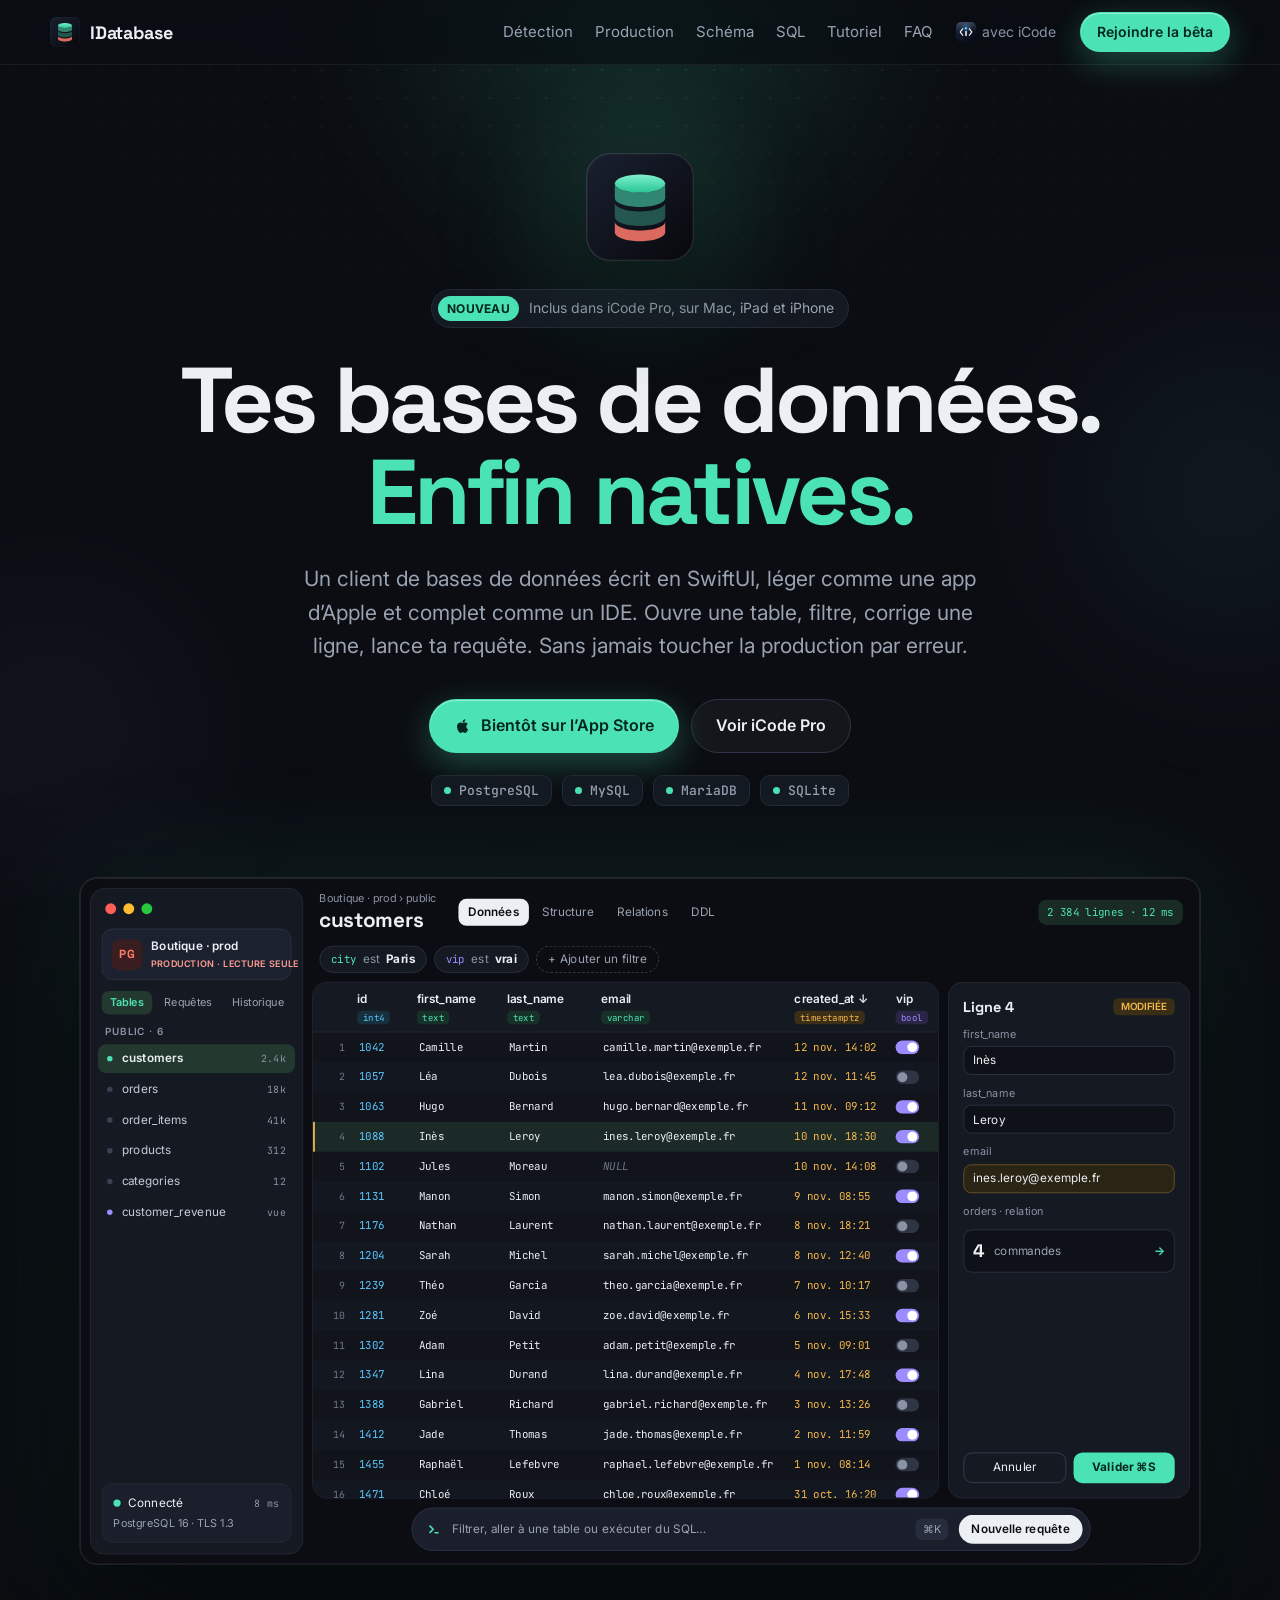
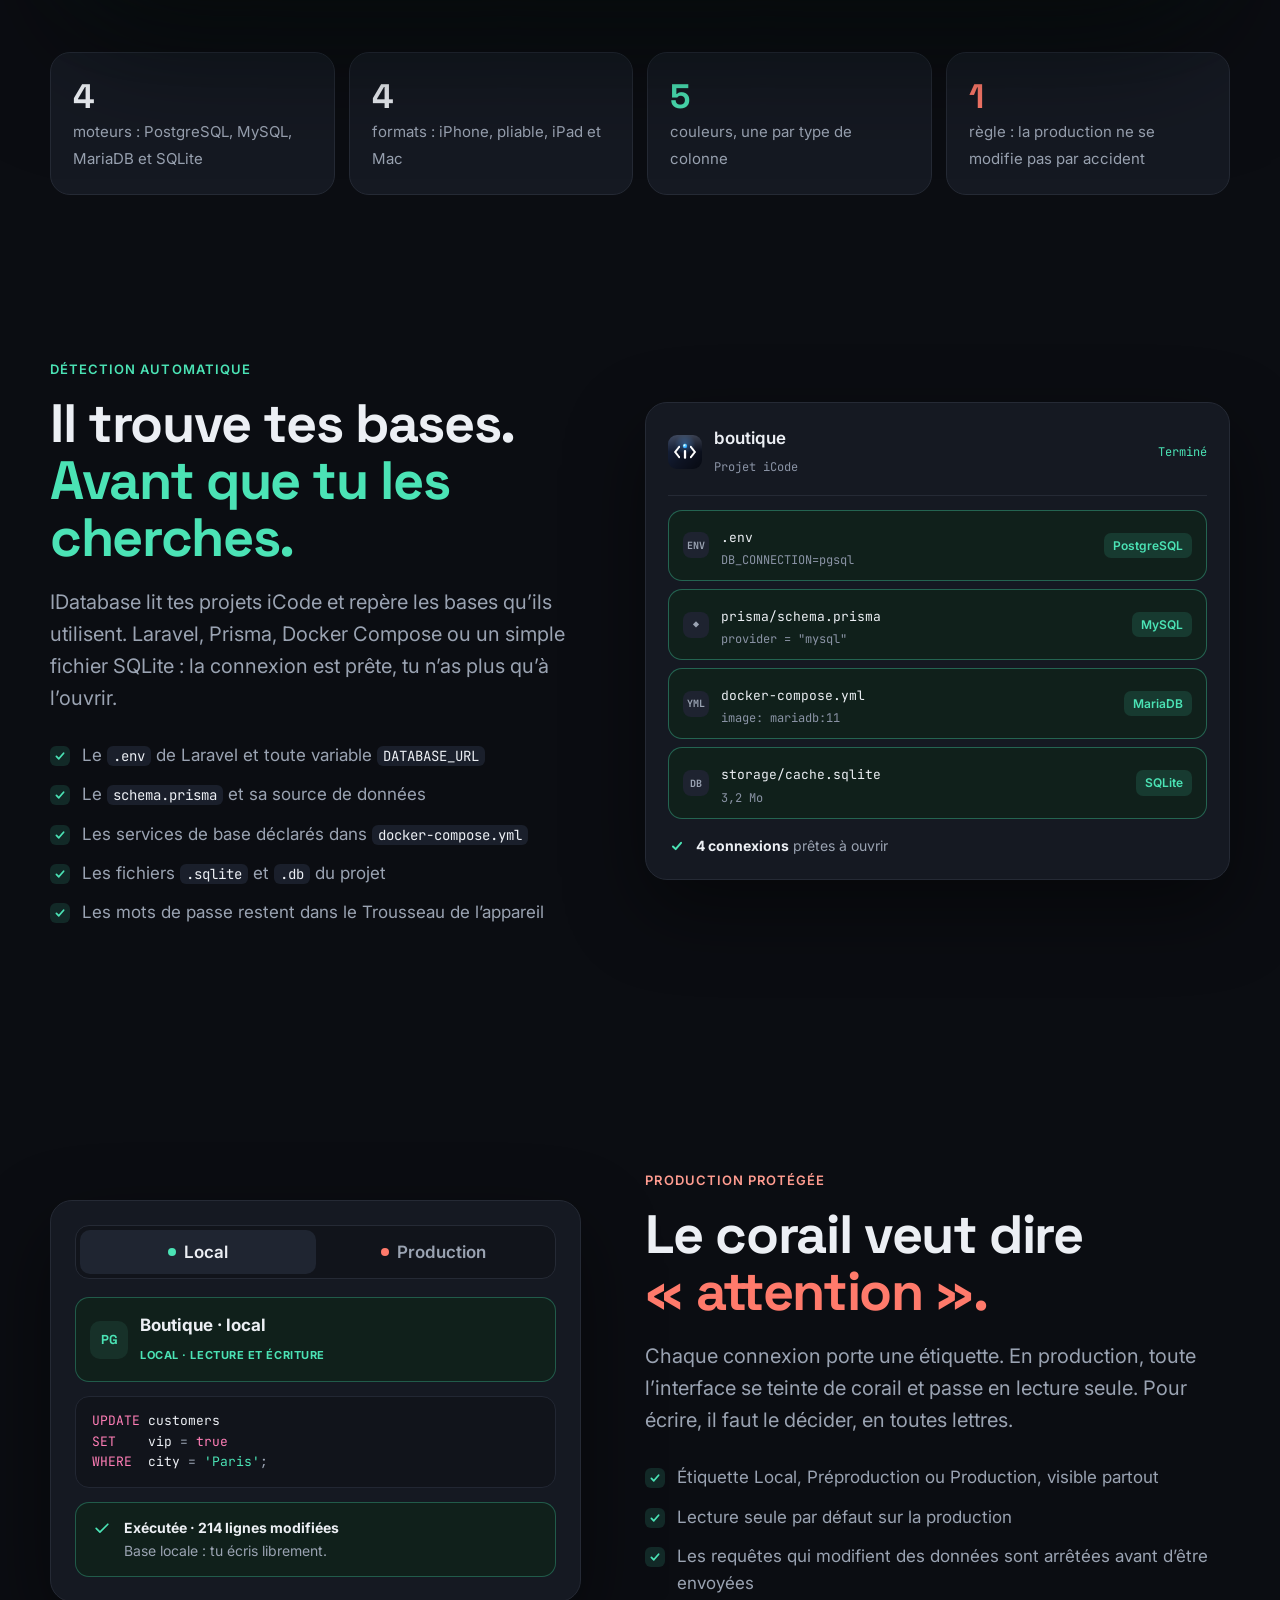
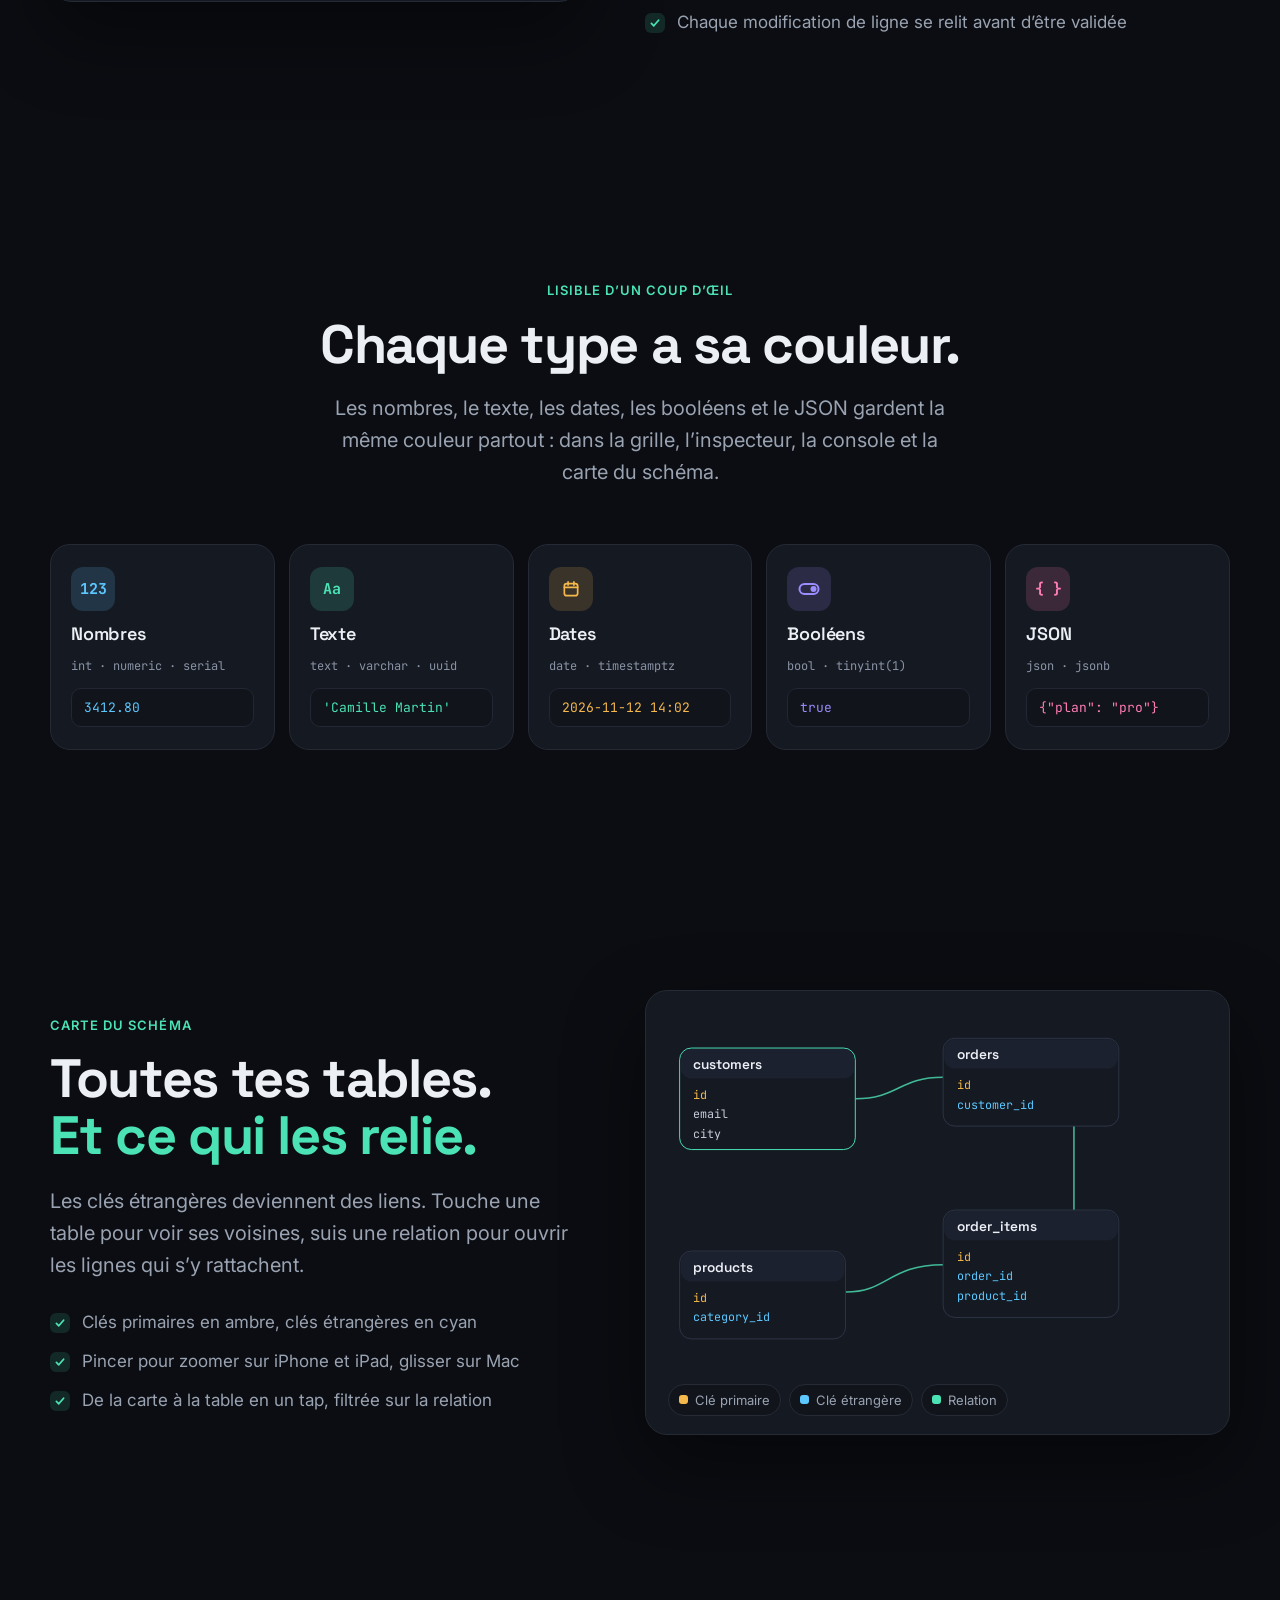
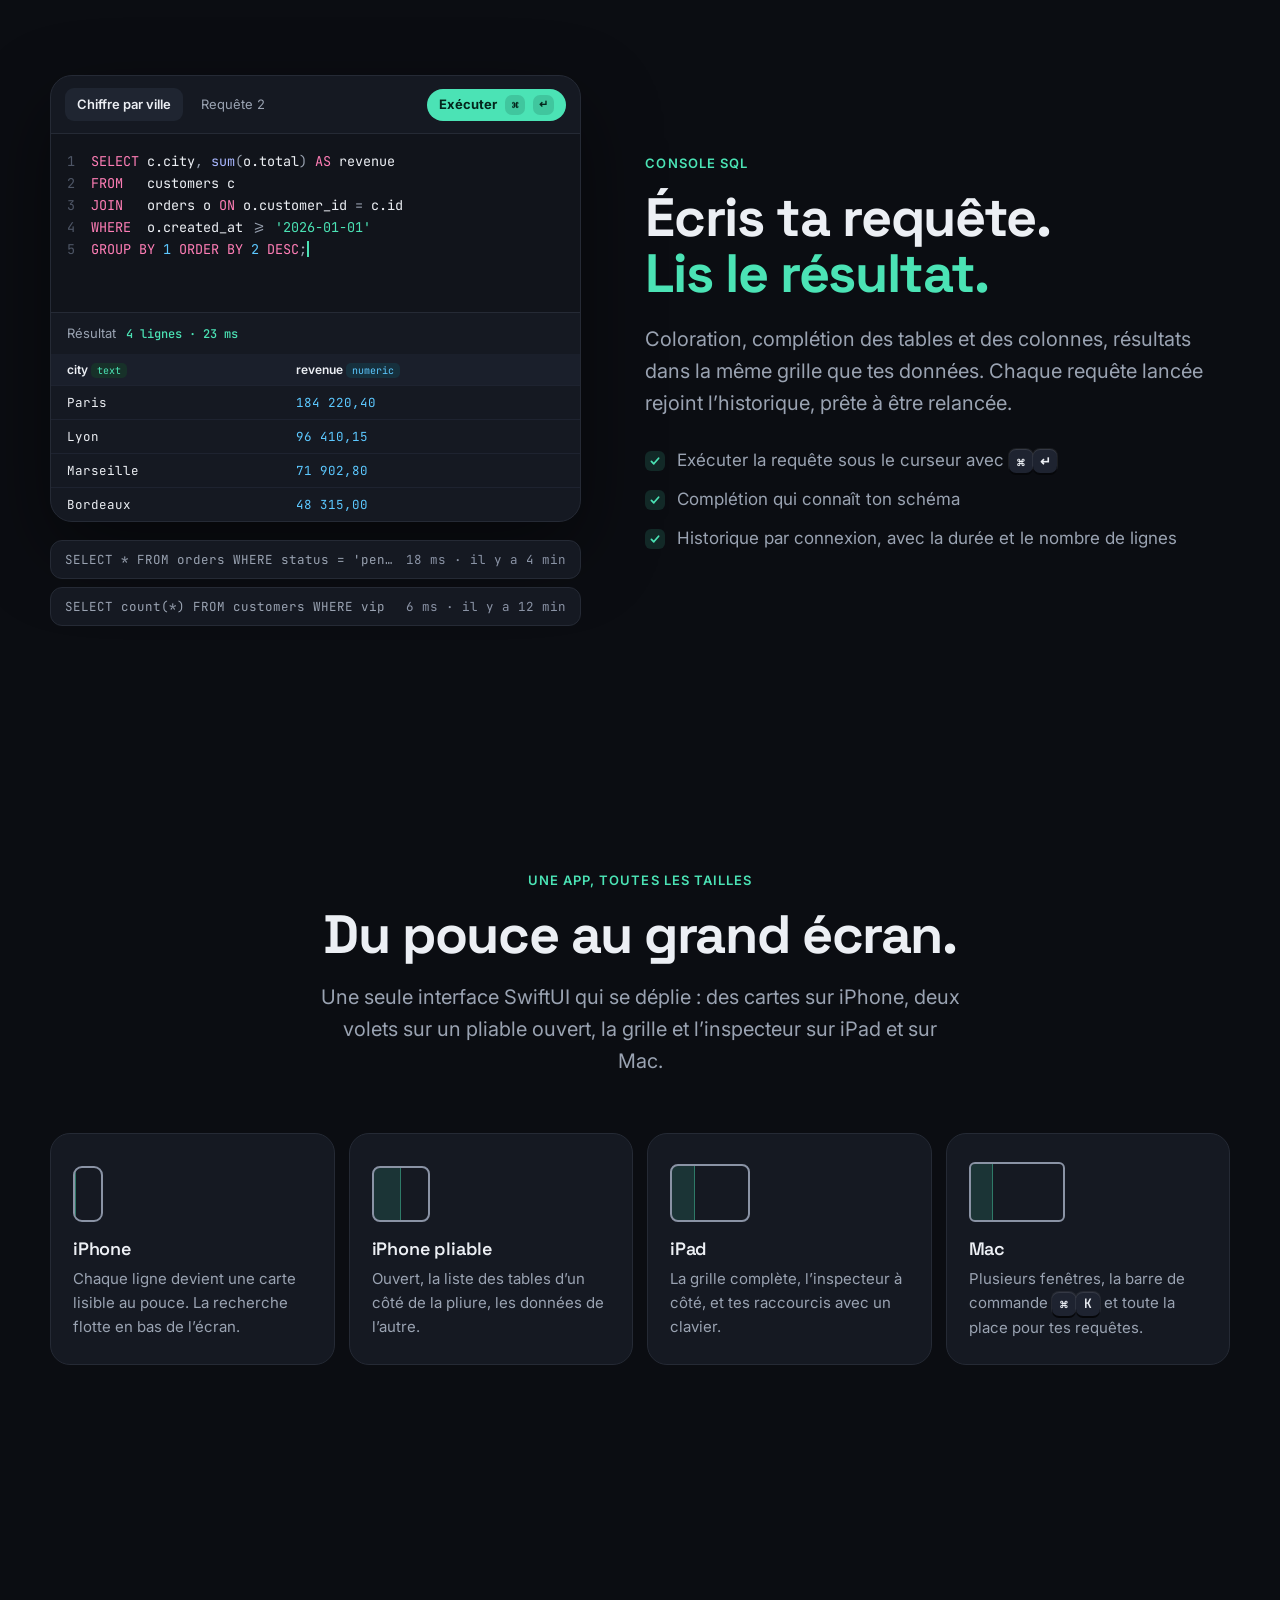
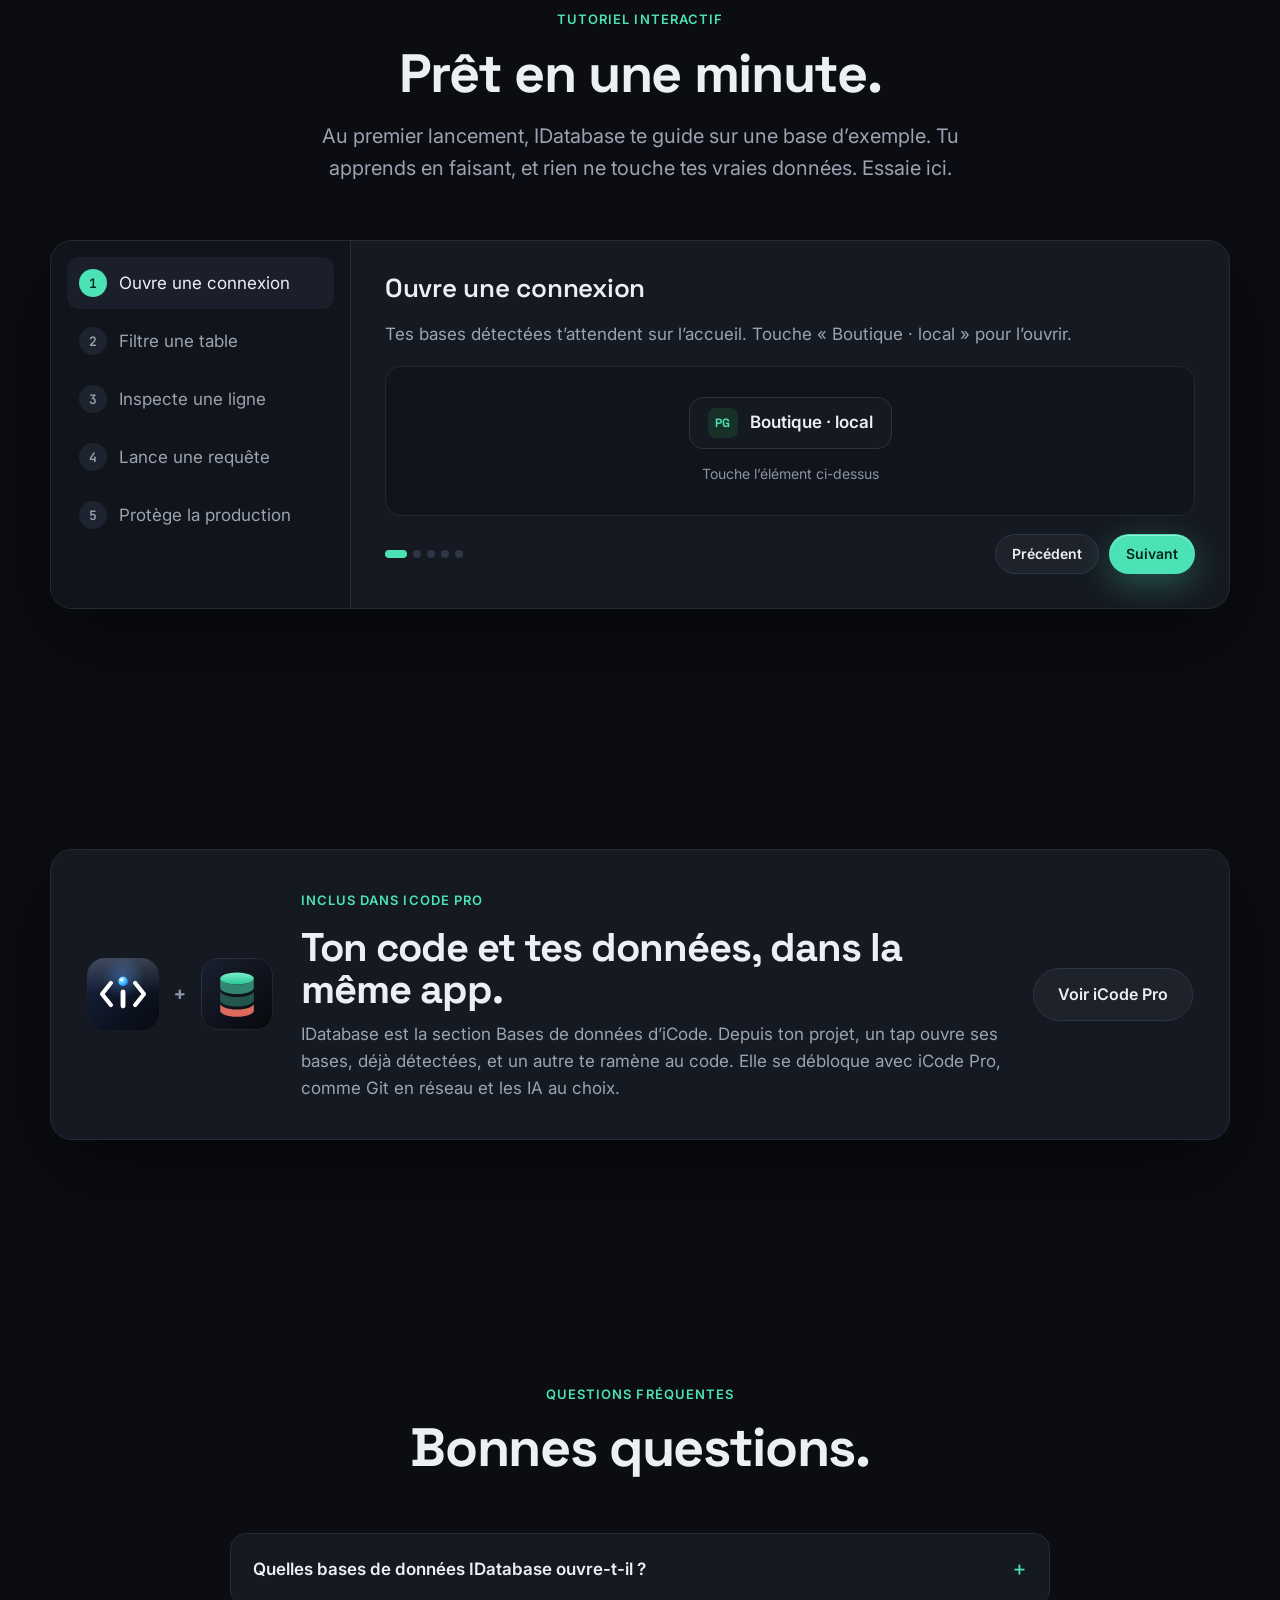
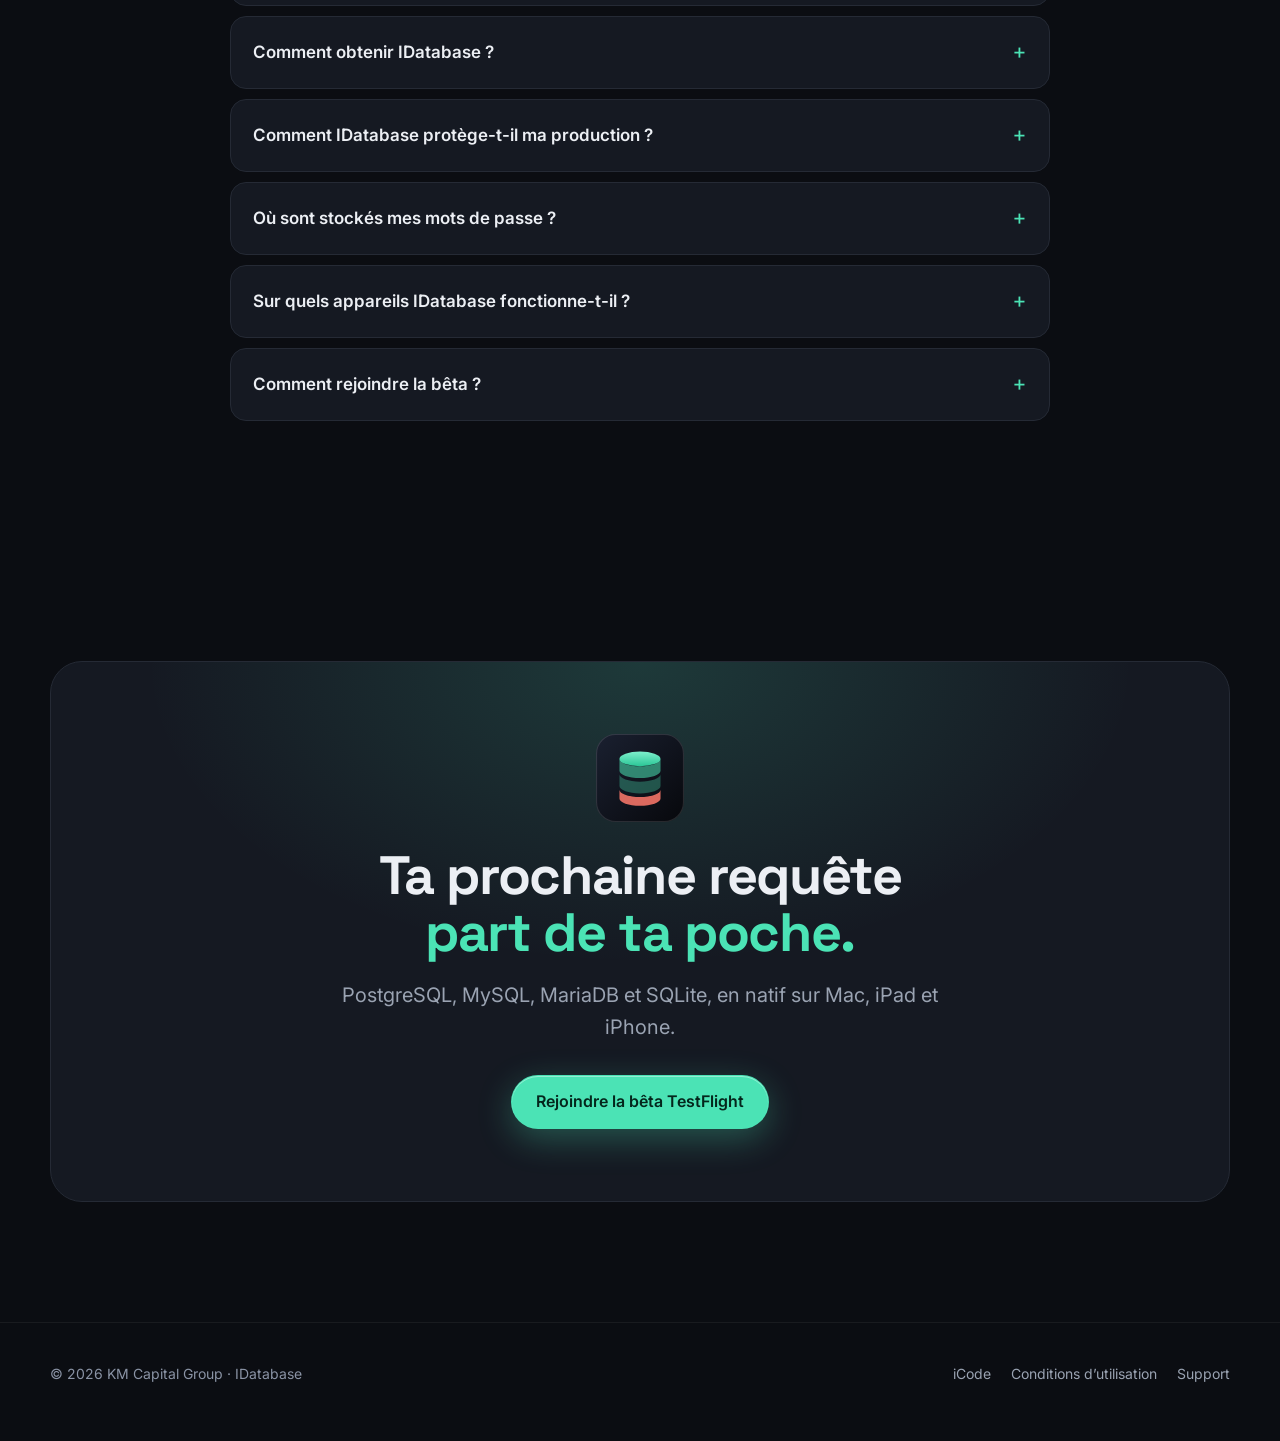
<file: idatabase/index.html>
<!doctype html>
<html lang="fr">
<head>
  <meta charset="utf-8">
  <meta name="viewport" content="width=device-width, initial-scale=1">
  <title>IDatabase — Tes bases de données. Enfin natives.</title>
  <meta name="description" content="IDatabase est un client de bases de données natif pour Mac, iPad, iPhone et iPhone pliable : PostgreSQL, MySQL, MariaDB et SQLite. Inclus dans iCode Pro, il trouve tout seul les bases de tes projets et protège ta production.">
  <meta name="theme-color" content="#0B0D12">
  <link rel="icon" type="image/svg+xml" href="assets/icone.svg">
  <link rel="apple-touch-icon" href="assets/icone.png">
  <meta property="og:type" content="website">
  <meta property="og:title" content="IDatabase — Tes bases de données. Enfin natives.">
  <meta property="og:description" content="Le client PostgreSQL, MySQL et SQLite natif pour Mac, iPad et iPhone. Inclus dans iCode Pro.">
  <meta property="og:image" content="https://kmcapitalgroup.github.io/icode-site/idatabase/assets/partage.jpg">
  <meta property="og:locale" content="fr_FR">
  <meta name="twitter:card" content="summary_large_image">
  <link rel="preconnect" href="https://fonts.googleapis.com">
  <link rel="preconnect" href="https://fonts.gstatic.com" crossorigin>
  <link rel="stylesheet" href="https://fonts.googleapis.com/css2?family=Inter:wght@400;500;600;700&family=Space+Grotesk:wght@500;600;700&family=JetBrains+Mono:wght@400;500;600&display=swap">
  <link rel="stylesheet" href="assets/idatabase.css">
  <script>document.documentElement.classList.add('js');</script>
</head>
<body>
<div class="backdrop" aria-hidden="true"><span class="glow g1"></span><span class="glow g2"></span><span class="glow g3"></span></div>

<header class="nav">
  <div class="wrap">
    <a class="brand" href="#top"><img src="assets/icone.svg" alt="" width="30" height="30">IDatabase</a>
    <nav class="nav-links" aria-label="Sections">
      <a href="#detection">Détection</a>
      <a href="#production">Production</a>
      <a href="#schema">Schéma</a>
      <a href="#sql">SQL</a>
      <a href="#tutoriel">Tutoriel</a>
      <a href="#faq">FAQ</a>
    </nav>
    <a class="family" href="../" title="iCode, l’éditeur de code de la même famille"><img src="../assets/icone.png" alt="" width="20" height="20"><span>avec iCode</span></a>
    <a class="btn btn-primary btn-sm" href="../support/">Rejoindre la bêta</a>
  </div>
</header>

<main id="top">

  <!-- Hero -->
  <section class="hero">
    <div class="wrap">
      <img class="hero-icon" src="assets/icone.svg" alt="Icône d’IDatabase" width="108" height="108">
      <div><span class="pill"><b>NOUVEAU</b>Inclus dans iCode Pro, sur Mac, iPad et iPhone</span></div>
      <h1>Tes bases de données.<br><span class="mint">Enfin natives.</span></h1>
      <p class="lead">Un client de bases de données écrit en SwiftUI, léger comme une app d’Apple et complet comme un IDE. Ouvre une table, filtre, corrige une ligne, lance ta requête. Sans jamais toucher la production par erreur.</p>
      <div class="hero-cta">
        <a class="btn btn-primary" href="../support/">
          <svg viewBox="0 0 24 24" fill="currentColor" aria-hidden="true"><path d="M16.37 12.68c-.02-2.3 1.88-3.4 1.96-3.46-1.07-1.56-2.73-1.78-3.32-1.8-1.41-.14-2.76.83-3.48.83-.72 0-1.82-.81-3-.79-1.54.02-2.97.9-3.76 2.28-1.6 2.78-.41 6.9 1.15 9.16.76 1.1 1.67 2.34 2.86 2.3 1.15-.05 1.58-.74 2.97-.74 1.38 0 1.77.74 2.98.72 1.23-.02 2.01-1.12 2.76-2.23.87-1.28 1.23-2.52 1.25-2.58-.03-.01-2.4-.92-2.42-3.65zM14.1 5.9c.63-.77 1.06-1.83.94-2.9-.91.04-2.02.61-2.67 1.37-.58.68-1.1 1.77-.96 2.81 1.02.08 2.06-.52 2.69-1.28z"/></svg>
          Bientôt sur l’App Store
        </a>
        <a class="btn btn-ghost" href="../#tarifs">Voir iCode Pro</a>
      </div>
      <div class="engines" aria-label="Moteurs pris en charge">
        <span class="engine"><i></i>PostgreSQL</span>
        <span class="engine"><i></i>MySQL</span>
        <span class="engine"><i></i>MariaDB</span>
        <span class="engine"><i></i>SQLite</span>
      </div>

      <div class="stage" id="stage">
        <div class="scaler mac" role="img" aria-label="IDatabase sur Mac : la table customers d’une base PostgreSQL de production en lecture seule, avec ses filtres, la grille colorée par type de colonne et l’inspecteur de ligne">
          <div class="screen" aria-hidden="true">
            <div class="app">
              <div class="side">
                <div class="lights"><i></i><i></i><i></i></div>
                <div class="conn"><span class="badge">PG</span><div><strong>Boutique · prod</strong><small>PRODUCTION · LECTURE SEULE</small></div></div>
                <div class="tabs-mini"><span class="on">Tables</span><span>Requêtes</span><span>Historique</span></div>
                <div class="group">PUBLIC · 6</div>
                <div class="tables">
                  <div class="on"><i></i>customers<b>2.4k</b></div>
                  <div><i></i>orders<b>18k</b></div>
                  <div><i></i>order_items<b>41k</b></div>
                  <div><i></i>products<b>312</b></div>
                  <div><i></i>categories<b>12</b></div>
                  <div class="view"><i></i>customer_revenue<b>vue</b></div>
                </div>
                <div class="status"><div><i></i>Connecté<b>8 ms</b></div><span>PostgreSQL 16 · TLS 1.3</span></div>
              </div>
              <div class="main">
                <div class="head">
                  <div><small>Boutique · prod › public</small><h4>customers</h4></div>
                  <div class="seg"><span class="on">Données</span><span>Structure</span><span>Relations</span><span>DDL</span></div>
                  <span class="metric">2 384 lignes · 12 ms</span>
                </div>
                <div class="filters">
                  <span class="chip"><span class="k" style="color:var(--t-text)">city</span><span class="op">est</span><b id="hero-filter">Paris</b></span>
                  <span class="chip"><span class="k" style="color:var(--t-bool)">vip</span><span class="op">est</span><b>vrai</b></span>
                  <span class="chip add">+ Ajouter un filtre</span>
                </div>
                <div class="body">
                  <div class="grid">
                    <div class="cols">
                      <div></div>
                      <div>id <span class="type ty-num">int4</span></div>
                      <div>first_name <span class="type ty-text">text</span></div>
                      <div>last_name <span class="type ty-text">text</span></div>
                      <div>email <span class="type ty-text">varchar</span></div>
                      <div>created_at ↓ <span class="type ty-date">timestamptz</span></div>
                      <div>vip <span class="type ty-bool">bool</span></div>
                    </div>
                    <div class="rows" id="hero-rows">
              <div class="row" data-orders="4"><div class="n">1</div><div class="id">1042</div><div>Camille</div><div>Martin</div><div>camille.martin@exemple.fr</div><div class="d">12 nov. 14:02</div><div><span class="tog on"></span></div></div>
              <div class="row" data-orders="17"><div class="n">2</div><div class="id">1057</div><div>Léa</div><div>Dubois</div><div>lea.dubois@exemple.fr</div><div class="d">12 nov. 11:45</div><div><span class="tog"></span></div></div>
              <div class="row" data-orders="13"><div class="n">3</div><div class="id">1063</div><div>Hugo</div><div>Bernard</div><div>hugo.bernard@exemple.fr</div><div class="d">11 nov. 09:12</div><div><span class="tog on"></span></div></div>
              <div class="row sel" data-orders="4"><div class="n">4</div><div class="id">1088</div><div>Inès</div><div>Leroy</div><div>ines.leroy@exemple.fr</div><div class="d">10 nov. 18:30</div><div><span class="tog on"></span></div></div>
              <div class="row" data-orders="10"><div class="n">5</div><div class="id">1102</div><div>Jules</div><div>Moreau</div><div class="null">NULL</div><div class="d">10 nov. 14:08</div><div><span class="tog"></span></div></div>
              <div class="row" data-orders="6"><div class="n">6</div><div class="id">1131</div><div>Manon</div><div>Simon</div><div>manon.simon@exemple.fr</div><div class="d">9 nov. 08:55</div><div><span class="tog on"></span></div></div>
              <div class="row" data-orders="22"><div class="n">7</div><div class="id">1176</div><div>Nathan</div><div>Laurent</div><div>nathan.laurent@exemple.fr</div><div class="d">8 nov. 18:21</div><div><span class="tog"></span></div></div>
              <div class="row" data-orders="11"><div class="n">8</div><div class="id">1204</div><div>Sarah</div><div>Michel</div><div>sarah.michel@exemple.fr</div><div class="d">8 nov. 12:40</div><div><span class="tog on"></span></div></div>
              <div class="row" data-orders="3"><div class="n">9</div><div class="id">1239</div><div>Théo</div><div>Garcia</div><div>theo.garcia@exemple.fr</div><div class="d">7 nov. 10:17</div><div><span class="tog"></span></div></div>
              <div class="row" data-orders="21"><div class="n">10</div><div class="id">1281</div><div>Zoé</div><div>David</div><div>zoe.david@exemple.fr</div><div class="d">6 nov. 15:33</div><div><span class="tog on"></span></div></div>
              <div class="row" data-orders="7"><div class="n">11</div><div class="id">1302</div><div>Adam</div><div>Petit</div><div>adam.petit@exemple.fr</div><div class="d">5 nov. 09:01</div><div><span class="tog"></span></div></div>
              <div class="row" data-orders="23"><div class="n">12</div><div class="id">1347</div><div>Lina</div><div>Durand</div><div>lina.durand@exemple.fr</div><div class="d">4 nov. 17:48</div><div><span class="tog on"></span></div></div>
              <div class="row" data-orders="11"><div class="n">13</div><div class="id">1388</div><div>Gabriel</div><div>Richard</div><div>gabriel.richard@exemple.fr</div><div class="d">3 nov. 13:26</div><div><span class="tog"></span></div></div>
              <div class="row" data-orders="18"><div class="n">14</div><div class="id">1412</div><div>Jade</div><div>Thomas</div><div>jade.thomas@exemple.fr</div><div class="d">2 nov. 11:59</div><div><span class="tog on"></span></div></div>
              <div class="row" data-orders="20"><div class="n">15</div><div class="id">1455</div><div>Raphaël</div><div>Lefebvre</div><div>raphael.lefebvre@exemple.fr</div><div class="d">1 nov. 08:14</div><div><span class="tog"></span></div></div>
              <div class="row" data-orders="17"><div class="n">16</div><div class="id">1471</div><div>Chloé</div><div>Roux</div><div>chloe.roux@exemple.fr</div><div class="d">31 oct. 16:20</div><div><span class="tog on"></span></div></div>
                    </div>
                  </div>
                  <div class="inspector">
                    <div class="top"><strong id="ins-title">Ligne 4</strong><em id="ins-badge">MODIFIÉE</em></div>
                    <div class="field"><span>first_name</span><div id="ins-first">Inès</div></div>
                    <div class="field"><span>last_name</span><div id="ins-last">Leroy</div></div>
                    <div class="field changed" id="ins-email-f"><span>email</span><div id="ins-email">ines.leroy@exemple.fr</div></div>
                    <div class="field"><span>orders · relation</span></div>
                    <div class="rel"><strong id="ins-orders">14</strong><span>commandes</span><b>→</b></div>
                    <div class="actions"><span>Annuler</span><span class="go">Valider ⌘S</span></div>
                  </div>
                </div>
                <div class="cmdbar">
                  <svg width="16" height="16" viewBox="0 0 16 16" fill="none" stroke="#4BE3B5" stroke-width="1.7"><path d="M3 4l4 4-4 4M8.5 12H13"/></svg>
                  <span>Filtrer, aller à une table ou exécuter du SQL…</span><em>⌘K</em><b>Nouvelle requête</b>
                </div>
              </div>
            </div>
          </div>
        </div>

        <div class="scaler phone mac-phone" role="img" aria-label="IDatabase sur iPhone : la table customers en cartes, avec un filtre et la barre de recherche flottante">
          <div class="screen" aria-hidden="true">
            <div class="ph">
              <div class="bar"><span>‹ public</span><span>PROD</span></div>
              <h5>customers <small>2 384</small></h5>
              <div class="pseg"><span class="on">Données</span><span>Structure</span><span>Relations</span></div>
              <div><span class="chip"><span class="k" style="color:var(--t-text)">city</span> Paris</span></div>
              <div class="card"><div><strong>Camille Martin</strong><span class="id">#1042</span></div><span class="mail">camille.martin@exemple.fr</span><div class="tags"><span class="ty-date">12 nov.</span><span class="ty-bool">vip</span></div></div>
              <div class="card"><div><strong>Léa Dubois</strong><span class="id">#1057</span></div><span class="mail">lea.dubois@exemple.fr</span><div class="tags"><span class="ty-date">12 nov.</span></div></div>
              <div class="card"><div><strong>Hugo Bernard</strong><span class="id">#1063</span></div><span class="mail">hugo.bernard@exemple.fr</span><div class="tags"><span class="ty-date">11 nov.</span><span class="ty-bool">vip</span></div></div>
              <div class="card"><div><strong>Jules Moreau</strong><span class="id">#1102</span></div><span class="mail" style="font-style:italic;color:#6F7889">NULL</span><div class="tags"><span class="ty-date">10 nov.</span></div></div>
              <div class="fab">Filtrer ou rechercher<b>+</b></div>
            </div>
          </div>
        </div>
      </div>

      <div class="facts reveal">
        <div class="fact"><strong>4</strong><span>moteurs : PostgreSQL, MySQL, MariaDB et SQLite</span></div>
        <div class="fact"><strong>4</strong><span>formats : iPhone, pliable, iPad et Mac</span></div>
        <div class="fact"><strong class="mint">5</strong><span>couleurs, une par type de colonne</span></div>
        <div class="fact"><strong class="coral">1</strong><span>règle : la production ne se modifie pas par accident</span></div>
      </div>
    </div>
  </section>

  <!-- Détection -->
  <section id="detection">
    <div class="wrap">
      <div class="feature">
        <div class="reveal">
          <span class="eyebrow">Détection automatique</span>
          <h2>Il trouve tes bases.<br><span class="mint">Avant que tu les cherches.</span></h2>
          <p class="lead">IDatabase lit tes projets iCode et repère les bases qu’ils utilisent. Laravel, Prisma, Docker Compose ou un simple fichier SQLite : la connexion est prête, tu n’as plus qu’à l’ouvrir.</p>
          <ul class="checks">
            <li>Le <code>.env</code> de Laravel et toute variable <code>DATABASE_URL</code></li>
            <li>Le <code>schema.prisma</code> et sa source de données</li>
            <li>Les services de base déclarés dans <code>docker-compose.yml</code></li>
            <li>Les fichiers <code>.sqlite</code> et <code>.db</code> du projet</li>
            <li>Les mots de passe restent dans le Trousseau de l’appareil</li>
          </ul>
        </div>
        <div class="panel scan reveal" id="scan">
          <div class="scan-head">
            <img src="../assets/icone.png" alt="" width="34" height="34">
            <div><strong>boutique</strong><small>Projet iCode</small></div>
            <span class="prog" id="scan-prog">Analyse…</span>
          </div>
          <ul class="scan-list">
            <li><span class="ic">ENV</span><div><code>.env</code><small>DB_CONNECTION=pgsql</small></div><span class="res">PostgreSQL</span></li>
            <li><span class="ic">◆</span><div><code>prisma/schema.prisma</code><small>provider = "mysql"</small></div><span class="res">MySQL</span></li>
            <li><span class="ic">YML</span><div><code>docker-compose.yml</code><small>image: mariadb:11</small></div><span class="res">MariaDB</span></li>
            <li><span class="ic">DB</span><div><code>storage/cache.sqlite</code><small>3,2 Mo</small></div><span class="res">SQLite</span></li>
          </ul>
          <div class="scan-foot"><svg width="18" height="18" viewBox="0 0 20 20" fill="none" stroke="#4BE3B5" stroke-width="2.2" stroke-linecap="round" stroke-linejoin="round" aria-hidden="true"><path d="m5.5 10.5 3 3 6-7"/></svg><span><b id="scan-count">4 connexions</b> prêtes à ouvrir</span></div>
        </div>
      </div>
    </div>
  </section>

  <!-- Production -->
  <section id="production">
    <div class="wrap">
      <div class="feature reverse">
        <div class="reveal">
          <span class="eyebrow coral">Production protégée</span>
          <h2>Le corail veut dire<br><span class="coral">« attention ».</span></h2>
          <p class="lead">Chaque connexion porte une étiquette. En production, toute l’interface se teinte de corail et passe en lecture seule. Pour écrire, il faut le décider, en toutes lettres.</p>
          <ul class="checks">
            <li>Étiquette Local, Préproduction ou Production, visible partout</li>
            <li>Lecture seule par défaut sur la production</li>
            <li>Les requêtes qui modifient des données sont arrêtées avant d’être envoyées</li>
            <li>Chaque modification de ligne se relit avant d’être validée</li>
          </ul>
        </div>
        <div class="panel envs reveal" id="envs">
          <div class="env-switch" role="group" aria-label="Environnement de la connexion">
            <button type="button" aria-pressed="true" data-env="local"><i></i>Local</button>
            <button type="button" class="p" aria-pressed="false" data-env="prod"><i></i>Production</button>
          </div>
          <div class="env-bar">
            <span class="badge">PG</span>
            <div><strong id="env-name">Boutique · local</strong><small id="env-tag">LOCAL · LECTURE ET ÉCRITURE</small></div>
          </div>
          <div class="sql-line"><span class="kw">UPDATE</span> <span class="id2">customers</span>
<span class="kw">SET</span>    <span class="id2">vip</span> <span class="op2">=</span> <span class="kw">true</span>
<span class="kw">WHERE</span>  <span class="id2">city</span> <span class="op2">=</span> <span class="str">'Paris'</span><span class="op2">;</span></div>
          <div class="verdict" aria-live="polite">
            <svg id="verdict-icon" viewBox="0 0 24 24" fill="none" stroke="currentColor" stroke-width="2" stroke-linecap="round" stroke-linejoin="round" aria-hidden="true"><path d="m5 12.5 4.5 4.5L19 7.5"/></svg>
            <div><strong id="verdict-title">Exécutée · 214 lignes modifiées</strong><span id="verdict-text">Base locale : tu écris librement.</span></div>
          </div>
        </div>
      </div>
    </div>
  </section>

  <!-- Types -->
  <section id="types">
    <div class="wrap">
      <div class="section-head center reveal">
        <span class="eyebrow">Lisible d’un coup d’œil</span>
        <h2>Chaque type a sa couleur.</h2>
        <p class="lead">Les nombres, le texte, les dates, les booléens et le JSON gardent la même couleur partout : dans la grille, l’inspecteur, la console et la carte du schéma.</p>
      </div>
      <div class="types">
        <div class="tcard reveal" style="--c:var(--t-num)"><span class="sw">123</span><h3>Nombres</h3><code>int · numeric · serial</code><span class="val">3412.80</span></div>
        <div class="tcard reveal" style="--c:var(--t-text)"><span class="sw">Aa</span><h3>Texte</h3><code>text · varchar · uuid</code><span class="val">'Camille Martin'</span></div>
        <div class="tcard reveal" style="--c:var(--t-date)"><span class="sw"><svg width="20" height="20" viewBox="0 0 24 24" fill="none" stroke="currentColor" stroke-width="2" stroke-linecap="round" aria-hidden="true"><rect x="4" y="5.5" width="16" height="14.5" rx="3"/><path d="M4 10h16M8.5 3.5v4M15.5 3.5v4"/></svg></span><h3>Dates</h3><code>date · timestamptz</code><span class="val">2026-11-12 14:02</span></div>
        <div class="tcard reveal" style="--c:var(--t-bool)"><span class="sw"><svg width="24" height="24" viewBox="0 0 24 24" fill="none" aria-hidden="true"><rect x="2.5" y="7" width="19" height="10" rx="5" stroke="currentColor" stroke-width="2"/><circle cx="16.5" cy="12" r="3" fill="currentColor"/></svg></span><h3>Booléens</h3><code>bool · tinyint(1)</code><span class="val">true</span></div>
        <div class="tcard reveal" style="--c:var(--t-json)"><span class="sw">{ }</span><h3>JSON</h3><code>json · jsonb</code><span class="val">{"plan": "pro"}</span></div>
      </div>
    </div>
  </section>

  <!-- Schéma -->
  <section id="schema">
    <div class="wrap">
      <div class="feature">
        <div class="reveal">
          <span class="eyebrow">Carte du schéma</span>
          <h2>Toutes tes tables.<br><span class="mint">Et ce qui les relie.</span></h2>
          <p class="lead">Les clés étrangères deviennent des liens. Touche une table pour voir ses voisines, suis une relation pour ouvrir les lignes qui s’y rattachent.</p>
          <ul class="checks">
            <li>Clés primaires en ambre, clés étrangères en cyan</li>
            <li>Pincer pour zoomer sur iPhone et iPad, glisser sur Mac</li>
            <li>De la carte à la table en un tap, filtrée sur la relation</li>
          </ul>
        </div>
        <div class="panel schema reveal" id="schema-map">
          <svg viewBox="0 0 560 380" role="img" aria-label="Carte du schéma : customers est relié à orders, orders à order_items et order_items à products">
            <path class="edge" d="M196 92 C240 92 240 70 286 70"/>
            <path class="edge" d="M420 120 C420 170 420 180 420 206"/>
            <path class="edge" d="M286 262 C230 262 230 290 186 290"/>
            <g class="tbl focus" transform="translate(16 40)"><rect class="box" width="180" height="104" rx="12"/><rect class="hd" x="1" y="1" width="178" height="30" rx="11"/><text class="t" x="14" y="21">customers</text><text class="pk" x="14" y="52">id</text><text x="14" y="72">email</text><text x="14" y="92">city</text></g>
            <g class="tbl" transform="translate(286 30)"><rect class="box" width="180" height="90" rx="12"/><rect class="hd" x="1" y="1" width="178" height="30" rx="11"/><text class="t" x="14" y="21">orders</text><text class="pk" x="14" y="52">id</text><text class="fk" x="14" y="72">customer_id</text></g>
            <g class="tbl" transform="translate(286 206)"><rect class="box" width="180" height="110" rx="12"/><rect class="hd" x="1" y="1" width="178" height="30" rx="11"/><text class="t" x="14" y="21">order_items</text><text class="pk" x="14" y="52">id</text><text class="fk" x="14" y="72">order_id</text><text class="fk" x="14" y="92">product_id</text></g>
            <g class="tbl" transform="translate(16 248)"><rect class="box" width="170" height="90" rx="12"/><rect class="hd" x="1" y="1" width="168" height="30" rx="11"/><text class="t" x="14" y="21">products</text><text class="pk" x="14" y="52">id</text><text class="fk" x="14" y="72">category_id</text></g>
          </svg>
          <div class="legend">
            <span><i style="background:var(--t-date)"></i>Clé primaire</span>
            <span><i style="background:var(--t-num)"></i>Clé étrangère</span>
            <span><i style="background:var(--mint)"></i>Relation</span>
          </div>
        </div>
      </div>
    </div>
  </section>

  <!-- SQL -->
  <section id="sql">
    <div class="wrap">
      <div class="feature reverse">
        <div class="reveal">
          <span class="eyebrow">Console SQL</span>
          <h2>Écris ta requête.<br><span class="mint">Lis le résultat.</span></h2>
          <p class="lead">Coloration, complétion des tables et des colonnes, résultats dans la même grille que tes données. Chaque requête lancée rejoint l’historique, prête à être relancée.</p>
          <ul class="checks">
            <li>Exécuter la requête sous le curseur avec <kbd>⌘</kbd><kbd>↵</kbd></li>
            <li>Complétion qui connaît ton schéma</li>
            <li>Historique par connexion, avec la durée et le nombre de lignes</li>
          </ul>
        </div>
        <div class="reveal">
          <div class="panel console" id="console">
            <div class="console-tabs"><span class="on">Chiffre par ville</span><span>Requête 2</span><button class="run" type="button" id="run">Exécuter <kbd>⌘</kbd><kbd>↵</kbd></button></div>
            <div class="editor" id="editor" aria-label="Requête SQL d’exemple">
              <div class="ln"><b>1</b><span><span class="kw">SELECT</span> <span class="id2">c.city</span><span class="op2">,</span> <span class="fn">sum</span><span class="op2">(</span><span class="id2">o.total</span><span class="op2">)</span> <span class="kw">AS</span> <span class="id2">revenue</span></span></div>
              <div class="ln"><b>2</b><span><span class="kw">FROM</span>   <span class="id2">customers c</span></span></div>
              <div class="ln"><b>3</b><span><span class="kw">JOIN</span>   <span class="id2">orders o</span> <span class="kw">ON</span> <span class="id2">o.customer_id</span> <span class="op2">=</span> <span class="id2">c.id</span></span></div>
              <div class="ln"><b>4</b><span><span class="kw">WHERE</span>  <span class="id2">o.created_at</span> <span class="op2">&gt;=</span> <span class="str">'2026-01-01'</span></span></div>
              <div class="ln"><b>5</b><span><span class="kw">GROUP BY</span> <span class="num">1</span> <span class="kw">ORDER BY</span> <span class="num">2</span> <span class="kw">DESC</span><span class="op2">;</span><span class="caret"></span></span></div>
            </div>
            <div class="result" id="result">
              <div class="result-head"><span>Résultat</span><b>4 lignes · 23 ms</b></div>
              <div class="result-wrap">
                <table>
                  <thead><tr><th>city <span class="type ty-text">text</span></th><th>revenue <span class="type ty-num">numeric</span></th></tr></thead>
                  <tbody>
                    <tr><td>Paris</td><td class="num">184 220,40</td></tr>
                    <tr><td>Lyon</td><td class="num">96 410,15</td></tr>
                    <tr><td>Marseille</td><td class="num">71 902,80</td></tr>
                    <tr><td>Bordeaux</td><td class="num">48 315,00</td></tr>
                  </tbody>
                </table>
              </div>
            </div>
          </div>
          <div class="history" aria-label="Historique des requêtes">
            <div><span>SELECT * FROM orders WHERE status = 'pending'</span><em>18 ms · il y a 4 min</em></div>
            <div><span>SELECT count(*) FROM customers WHERE vip</span><em>6 ms · il y a 12 min</em></div>
          </div>
        </div>
      </div>
    </div>
  </section>

  <!-- Tailles -->
  <section id="tailles">
    <div class="wrap">
      <div class="section-head center reveal">
        <span class="eyebrow">Une app, toutes les tailles</span>
        <h2>Du pouce au grand écran.</h2>
        <p class="lead">Une seule interface SwiftUI qui se déplie : des cartes sur iPhone, deux volets sur un pliable ouvert, la grille et l’inspecteur sur iPad et sur Mac.</p>
      </div>
      <div class="sizes">
        <div class="size reveal"><div class="glyph"><span style="width:30px;height:56px;border-radius:9px"></span></div><h3>iPhone</h3><p>Chaque ligne devient une carte lisible au pouce. La recherche flotte en bas de l’écran.</p></div>
        <div class="size reveal"><div class="glyph"><span style="width:58px;height:56px;--sb:50%"></span></div><h3>iPhone pliable</h3><p>Ouvert, la liste des tables d’un côté de la pliure, les données de l’autre.</p></div>
        <div class="size reveal"><div class="glyph"><span style="width:80px;height:58px;--sb:30%"></span></div><h3>iPad</h3><p>La grille complète, l’inspecteur à côté, et tes raccourcis avec un clavier.</p></div>
        <div class="size reveal"><div class="glyph"><span style="width:96px;height:60px;--sb:24%;border-radius:6px"></span></div><h3>Mac</h3><p>Plusieurs fenêtres, la barre de commande <kbd>⌘</kbd><kbd>K</kbd> et toute la place pour tes requêtes.</p></div>
      </div>
    </div>
  </section>

  <!-- Tutoriel -->
  <section id="tutoriel">
    <div class="wrap">
      <div class="section-head center reveal">
        <span class="eyebrow">Tutoriel interactif</span>
        <h2>Prêt en une minute.</h2>
        <p class="lead">Au premier lancement, IDatabase te guide sur une base d’exemple. Tu apprends en faisant, et rien ne touche tes vraies données. Essaie ici.</p>
      </div>
      <div class="panel tuto reveal" id="tuto">
        <ol class="steps">
          <li><button type="button" aria-current="step"><span>Ouvre une connexion</span></button></li>
          <li><button type="button"><span>Filtre une table</span></button></li>
          <li><button type="button"><span>Inspecte une ligne</span></button></li>
          <li><button type="button"><span>Lance une requête</span></button></li>
          <li><button type="button"><span>Protège la production</span></button></li>
        </ol>
        <div class="tuto-view">
          <h3 id="tuto-title">Ouvre une connexion</h3>
          <p id="tuto-text">Tes bases détectées t’attendent sur l’accueil. Touche « Boutique · local » pour l’ouvrir.</p>
          <div class="tuto-demo" id="tuto-demo" aria-live="polite"></div>
          <div class="tuto-nav">
            <div class="dots" aria-hidden="true"><i class="on"></i><i></i><i></i><i></i><i></i></div>
            <button type="button" class="btn btn-ghost btn-sm" id="tuto-prev">Précédent</button>
            <button type="button" class="btn btn-primary btn-sm" id="tuto-next">Suivant</button>
          </div>
        </div>
      </div>
    </div>
  </section>

  <!-- iCode -->
  <section id="icode">
    <div class="wrap">
      <div class="panel family-card reveal">
        <div class="icons"><img src="../assets/icone.png" alt="iCode" width="72" height="72"><span class="plus">+</span><img src="assets/icone.svg" alt="IDatabase" width="72" height="72"></div>
        <div>
          <span class="eyebrow">Inclus dans iCode Pro</span>
          <h2 style="font-size:clamp(28px,3.4vw,40px)">Ton code et tes données, dans la même app.</h2>
          <p>IDatabase est la section Bases de données d’iCode. Depuis ton projet, un tap ouvre ses bases, déjà détectées, et un autre te ramène au code. Elle se débloque avec iCode Pro, comme Git en réseau et les IA au choix.</p>
        </div>
        <a class="btn btn-ghost" href="../#tarifs">Voir iCode Pro</a>
      </div>
    </div>
  </section>

  <!-- FAQ -->
  <section id="faq">
    <div class="wrap">
      <div class="section-head center reveal">
        <span class="eyebrow">Questions fréquentes</span>
        <h2>Bonnes questions.</h2>
      </div>
      <div class="faq">
        <details class="reveal">
          <summary>Quelles bases de données IDatabase ouvre-t-il ?</summary>
          <p>PostgreSQL, MySQL, MariaDB et SQLite. Les bases distantes se connectent directement depuis ton appareil, en TLS quand le serveur le propose. Les fichiers SQLite s’ouvrent depuis Fichiers ou depuis un projet iCode.</p>
        </details>
        <details class="reveal">
          <summary>Comment obtenir IDatabase ?</summary>
          <p>IDatabase est inclus dans iCode Pro : installe iCode, passe à Pro, et la section Bases de données s’ouvre depuis n’importe quel projet. Tu peux aussi y ajouter une connexion à la main ou ouvrir un fichier SQLite. Les prix sont sur la <a href="../#tarifs">page d’iCode</a>.</p>
        </details>
        <details class="reveal">
          <summary>Comment IDatabase protège-t-il ma production ?</summary>
          <p>Une connexion étiquetée Production s’affiche en corail et s’ouvre en lecture seule. Les requêtes qui modifient des données sont arrêtées avant d’être envoyées tant que tu n’as pas autorisé l’écriture pour cette session.</p>
        </details>
        <details class="reveal">
          <summary>Où sont stockés mes mots de passe ?</summary>
          <p>Dans le Trousseau de ton appareil. IDatabase ne les envoie qu’au serveur de base de données auquel tu te connectes.</p>
        </details>
        <details class="reveal">
          <summary>Sur quels appareils IDatabase fonctionne-t-il ?</summary>
          <p>Mac, iPad, iPhone et iPhone pliable, avec une seule app SwiftUI qui s’adapte à chaque taille d’écran.</p>
        </details>
        <details class="reveal">
          <summary>Comment rejoindre la bêta ?</summary>
          <p>La bêta passe par TestFlight. Écris-nous depuis la page <a href="../support/">Support</a> pour recevoir une invitation.</p>
        </details>
      </div>
    </div>
  </section>

  <!-- Appel final -->
  <section>
    <div class="wrap">
      <div class="cta-final reveal">
        <img src="assets/icone.svg" alt="" width="88" height="88" style="margin:0 auto 26px">
        <h2>Ta prochaine requête<br><span class="mint">part de ta poche.</span></h2>
        <p class="lead">PostgreSQL, MySQL, MariaDB et SQLite, en natif sur Mac, iPad et iPhone.</p>
        <a class="btn btn-primary" href="../support/">Rejoindre la bêta TestFlight</a>
      </div>
    </div>
  </section>

</main>

<footer>
  <div class="wrap">
    <div>© 2026 KM Capital Group · IDatabase</div>
    <nav aria-label="Liens">
      <a href="../">iCode</a>
      <a href="https://www.apple.com/legal/internet-services/itunes/dev/stdeula/">Conditions d’utilisation</a>
      <a href="../support/">Support</a>
    </nav>
  </div>
</footer>

<script src="assets/idatabase.js" defer></script>
</body>
</html>
</file>
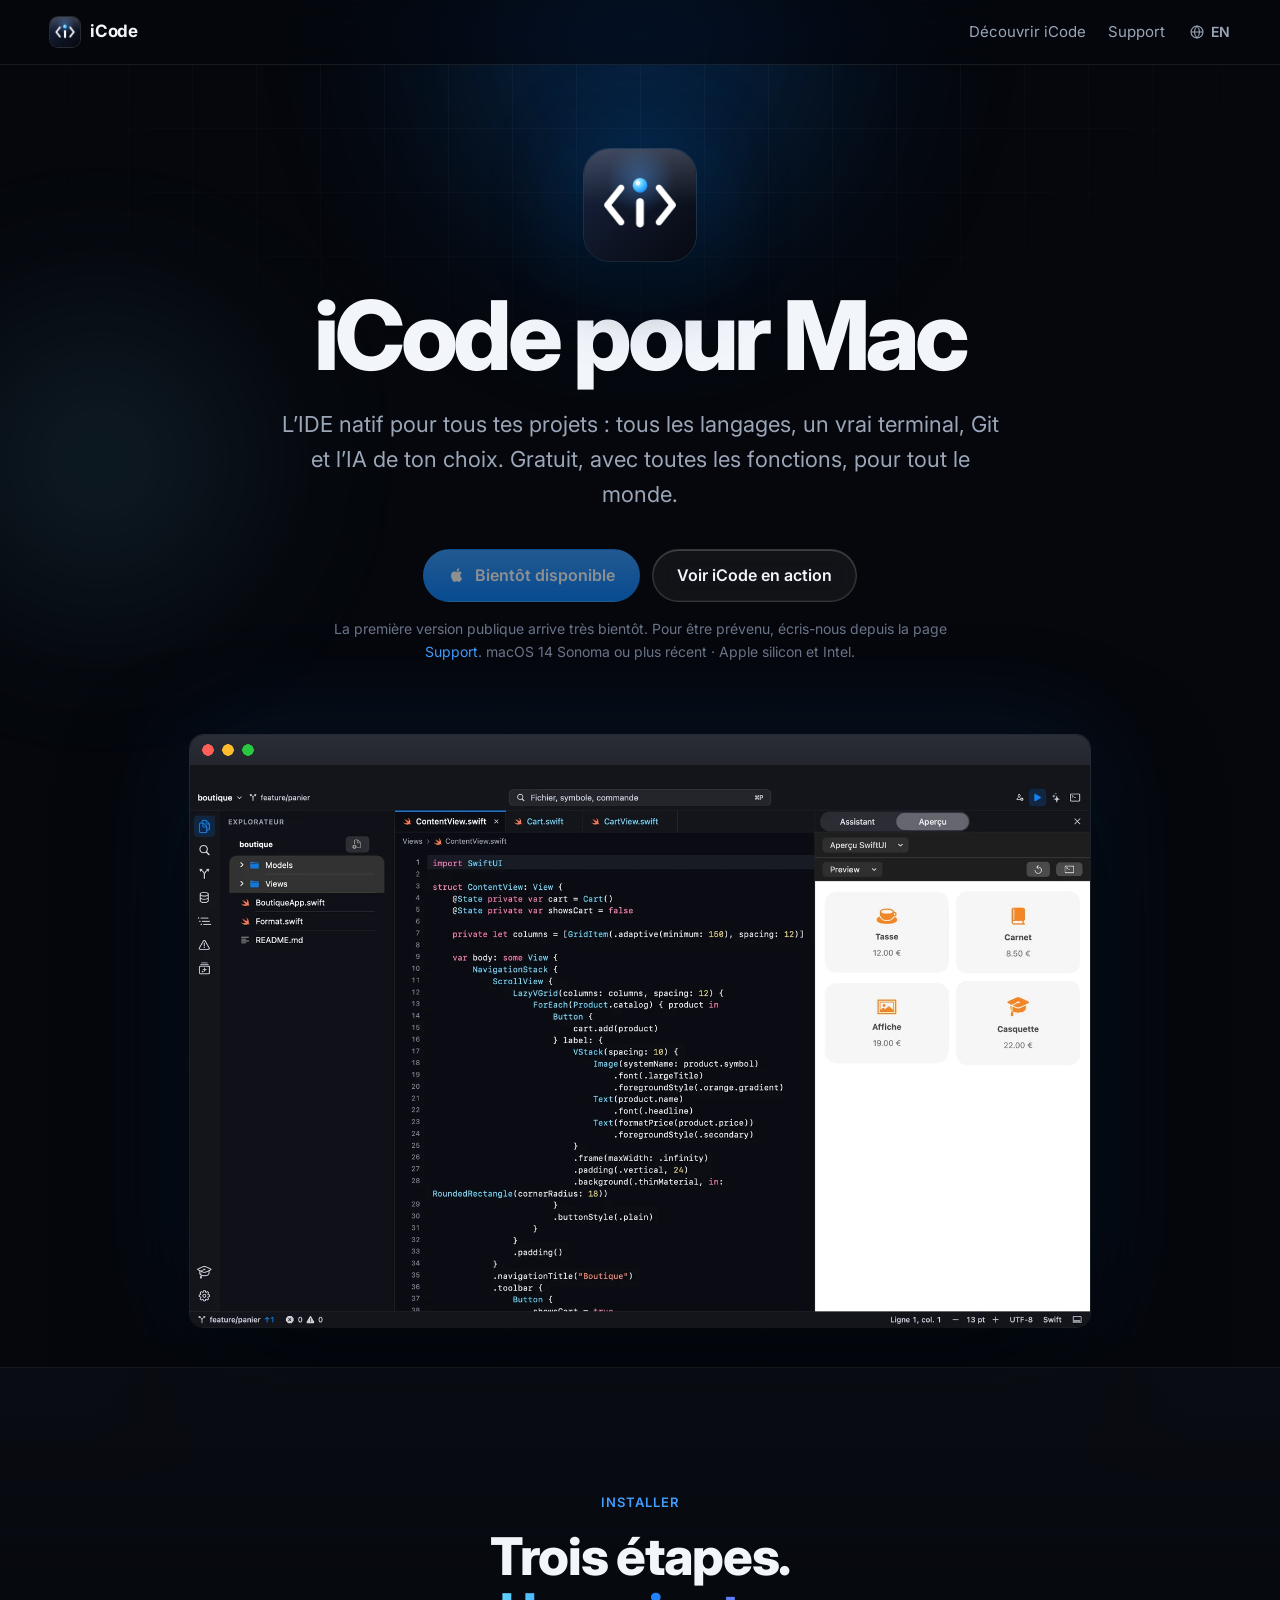
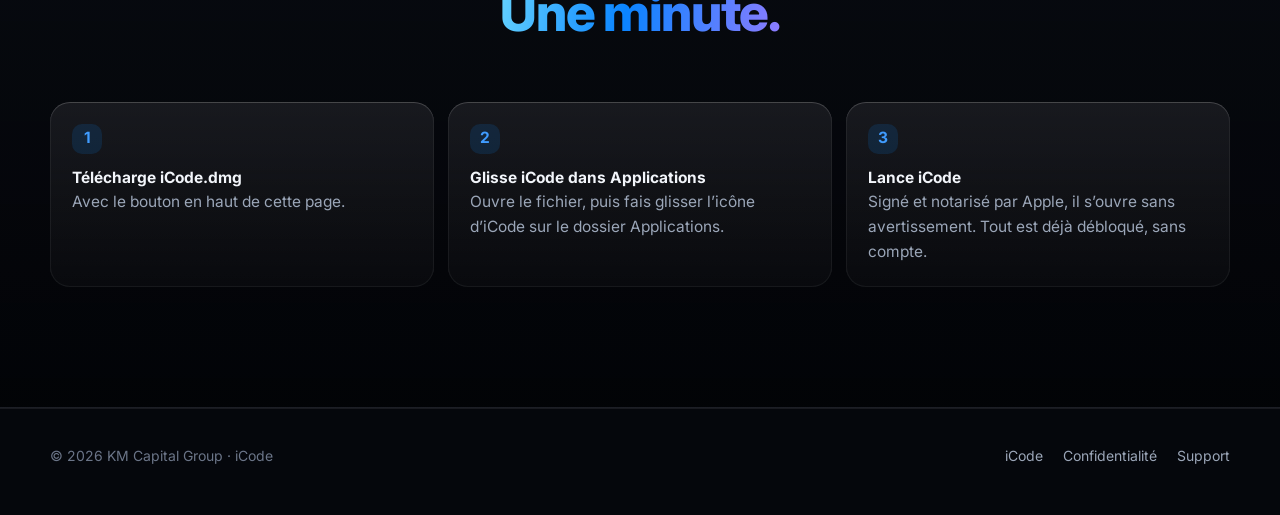
<file: mac/index.html>
<!doctype html>
<html lang="fr">
<head>
  <meta charset="utf-8">
  <meta name="viewport" content="width=device-width, initial-scale=1">
  <title>Télécharger iCode pour Mac</title>
  <meta name="description" content="Télécharge iCode, l’IDE natif pour Mac : tous les langages, terminal intégré, Git et l’IA de ton choix. Gratuit, sans compte.">
  <meta name="theme-color" content="#05070C">
  <link rel="icon" type="image/png" href="../assets/favicon.png">
  <link rel="alternate" hreflang="fr" href="https://kmcapitalgroup.github.io/icode-site/mac/">
  <link rel="alternate" hreflang="en" href="https://kmcapitalgroup.github.io/icode-site/en/mac/">
  <link rel="preconnect" href="https://fonts.googleapis.com">
  <link rel="preconnect" href="https://fonts.gstatic.com" crossorigin>
  <link rel="stylesheet" href="https://fonts.googleapis.com/css2?family=Inter:wght@400;500;600;700;800&family=JetBrains+Mono:wght@400;600&display=swap">
  <link rel="stylesheet" href="../assets/style.css?v=20261127">
  <script>document.documentElement.classList.add('js');</script>
</head>
<body>
<div class="backdrop" aria-hidden="true"><span class="orb o1"></span><span class="orb o2"></span></div>
<header class="nav">
  <div class="wrap">
    <a class="brand" href="../"><img src="../assets/icone.png" alt="" width="30" height="30">iCode</a>
    <nav class="nav-links" aria-label="Pages"><a href="../">Découvrir iCode</a><a href="../support/">Support</a></nav>
    <a class="lang" onclick="try{localStorage.setItem('icode-lang','en')}catch(e){}" href="../en/mac/" hreflang="en" lang="en"><svg viewBox="0 0 24 24" aria-hidden="true"><circle cx="12" cy="12" r="9"/><path d="M3 12h18M12 3c2.5 2.7 3.8 5.7 3.8 9s-1.3 6.3-3.8 9c-2.5-2.7-3.8-5.7-3.8-9s1.3-6.3 3.8-9z"/></svg>EN</a>
  </div>
</header>
<main>
  <section class="hero dl-hero">
    <div class="wrap">
      <img class="hero-icon" src="../assets/icone.png" alt="Icône d’iCode" width="112" height="112">
      <h1>iCode pour Mac</h1>
      <p class="lead">L’IDE natif pour tous tes projets : tous les langages, un vrai terminal, Git et l’IA de ton choix. Gratuit, avec toutes les fonctions, pour tout le monde.</p>
      <div class="hero-cta">
        <a class="btn btn-primary" data-dmg data-ready="Télécharger gratuitement" href="#avertir" aria-disabled="true">
          <svg viewBox="0 0 24 24" fill="currentColor" aria-hidden="true"><path d="M16.37 12.68c-.02-2.3 1.88-3.4 1.96-3.46-1.07-1.56-2.73-1.78-3.32-1.8-1.41-.14-2.76.83-3.48.83-.72 0-1.82-.81-3-.79-1.54.02-2.97.9-3.76 2.28-1.6 2.78-.41 6.9 1.15 9.16.76 1.1 1.67 2.34 2.86 2.3 1.15-.05 1.58-.74 2.97-.74 1.38 0 1.77.74 2.98.72 1.23-.02 2.01-1.12 2.76-2.23.87-1.28 1.23-2.52 1.25-2.58-.03-.01-2.4-.92-2.42-3.65zM14.1 5.9c.63-.77 1.06-1.83.94-2.9-.91.04-2.02.61-2.67 1.37-.58.68-1.1 1.77-.96 2.81 1.02.08 2.06-.52 2.69-1.28z"/></svg>
          <span class="lbl">Bientôt disponible</span>
        </a>
        <a class="btn btn-ghost" href="../#galerie">Voir iCode en action</a>
      </div>
      <p class="dl-meta" data-when-ready hidden>Gratuit · version <span data-version></span> · iCode.dmg · macOS 14 Sonoma ou plus récent · Apple silicon et Intel · signé et notarisé par Apple</p>
      <p class="dl-meta" data-when-waiting id="avertir">La première version publique arrive très bientôt. Pour être prévenu, écris-nous depuis la page <a href="../support/">Support</a>. macOS 14 Sonoma ou plus récent · Apple silicon et Intel.</p>
      <div class="stage">
        <div class="macwin" style="margin:56px auto 0"><img src="../assets/captures/fr/mac-editeur.webp" width="1600" height="1000" alt="iCode sur Mac : l’explorateur, le code et son aperçu en direct, côte à côte"></div>
      </div>
    </div>
  </section>

  <section class="alt">
    <div class="wrap">
      <div class="section-head center"><span class="eyebrow">Installer</span><h2>Trois étapes.<br><span class="gradient-text">Une minute.</span></h2></div>
      <ol class="steps">
        <li><strong>Télécharge iCode.dmg</strong><br>Avec le bouton en haut de cette page.</li>
        <li><strong>Glisse iCode dans Applications</strong><br>Ouvre le fichier, puis fais glisser l’icône d’iCode sur le dossier Applications.</li>
        <li><strong>Lance iCode</strong><br>Signé et notarisé par Apple, il s’ouvre sans avertissement. Tout est déjà débloqué, sans compte.</li>
      </ol>
    </div>
  </section>

</main>
<footer>
  <div class="wrap">
    <div>© 2026 KM Capital Group · iCode</div>
    <nav aria-label="Liens"><a href="../">iCode</a><a href="../confidentialite/">Confidentialité</a><a href="../support/">Support</a></nav>
  </div>
</footer>
<script src="../assets/site.js?v=20261127" defer></script>
</body>
</html>
</file>
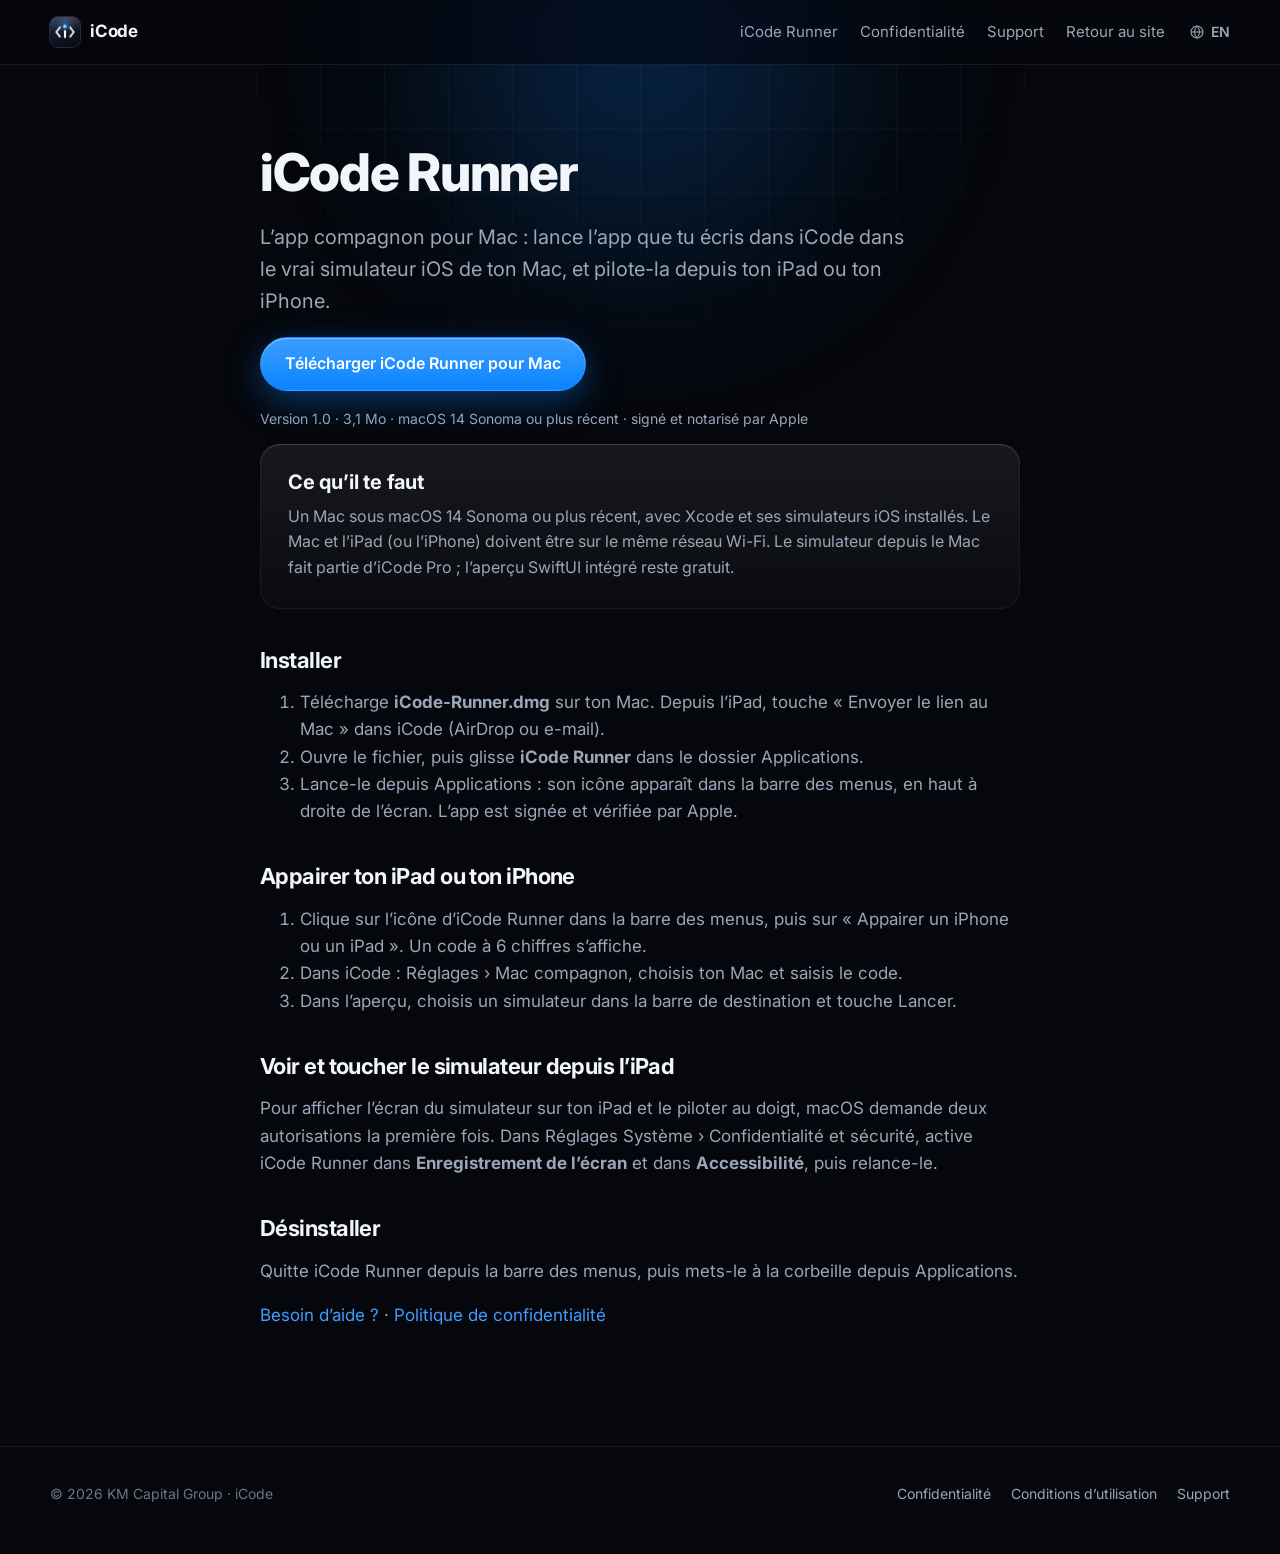
<file: runner/index.html>
<!doctype html>
<html lang="fr">
<head>
  <meta charset="utf-8">
  <meta name="viewport" content="width=device-width, initial-scale=1">
  <title>iCode Runner · iCode</title>
  <meta name="description" content="Télécharge iCode Runner : lance tes apps iCode dans le vrai simulateur de ton Mac, depuis ton iPad ou ton iPhone.">
  <meta name="theme-color" content="#05070C">
  <link rel="icon" type="image/png" href="../assets/favicon.png">
  <link rel="preconnect" href="https://fonts.googleapis.com">
  <link rel="preconnect" href="https://fonts.gstatic.com" crossorigin>
  <link rel="stylesheet" href="https://fonts.googleapis.com/css2?family=Inter:wght@400;500;600;700;800&family=JetBrains+Mono:wght@400;600&display=swap">
  <link rel="stylesheet" href="../assets/style.css?v=20261127">
</head>
<body>
<div class="backdrop" aria-hidden="true"><span class="orb o1"></span></div>
<header class="nav">
  <div class="wrap">
    <a class="brand" href="../"><img src="../assets/icone.png" alt="" width="30" height="30">iCode</a>
    <nav class="nav-links" aria-label="Pages"><a href="../runner/">iCode Runner</a><a href="../confidentialite/">Confidentialité</a><a href="../support/">Support</a><a href="../">Retour au site</a></nav>
    <a class="lang" href="../en/runner/" hreflang="en" lang="en"><svg viewBox="0 0 24 24" aria-hidden="true"><circle cx="12" cy="12" r="9"/><path d="M3 12h18M12 3c2.5 2.7 3.8 5.7 3.8 9s-1.3 6.3-3.8 9c-2.5-2.7-3.8-5.7-3.8-9s1.3-6.3 3.8-9z"/></svg>EN</a>
  </div>
</header>
<main class="doc">
  <div class="wrap">
<h1>iCode Runner</h1>
<p class="lead">L’app compagnon pour Mac : lance l’app que tu écris dans iCode dans le vrai simulateur iOS de ton Mac, et pilote-la depuis ton iPad ou ton iPhone.</p>
<p><a class="btn btn-primary" href="https://github.com/kmcapitalgroup/icode-site/releases/latest/download/iCode-Runner.dmg" download>Télécharger iCode Runner pour Mac</a></p>
<p style="color:var(--text-2,#9aa3b5);font-size:14px">Version 1.0 · 3,1 Mo · macOS 14 Sonoma ou plus récent · signé et notarisé par Apple</p>
<div class="card"><h3>Ce qu’il te faut</h3><p>Un Mac sous macOS 14 Sonoma ou plus récent, avec Xcode et ses simulateurs iOS installés. Le Mac et l’iPad (ou l’iPhone) doivent être sur le même réseau Wi-Fi. Le simulateur depuis le Mac fait partie d’iCode Pro ; l’aperçu SwiftUI intégré reste gratuit.</p></div>
<h2>Installer</h2>
<ol>
<li>Télécharge <strong>iCode-Runner.dmg</strong> sur ton Mac. Depuis l’iPad, touche « Envoyer le lien au Mac » dans iCode (AirDrop ou e-mail).</li>
<li>Ouvre le fichier, puis glisse <strong>iCode Runner</strong> dans le dossier Applications.</li>
<li>Lance-le depuis Applications : son icône apparaît dans la barre des menus, en haut à droite de l’écran. L’app est signée et vérifiée par Apple.</li>
</ol>
<h2>Appairer ton iPad ou ton iPhone</h2>
<ol>
<li>Clique sur l’icône d’iCode Runner dans la barre des menus, puis sur « Appairer un iPhone ou un iPad ». Un code à 6 chiffres s’affiche.</li>
<li>Dans iCode : Réglages › Mac compagnon, choisis ton Mac et saisis le code.</li>
<li>Dans l’aperçu, choisis un simulateur dans la barre de destination et touche Lancer.</li>
</ol>
<h2>Voir et toucher le simulateur depuis l’iPad</h2><p>Pour afficher l’écran du simulateur sur ton iPad et le piloter au doigt, macOS demande deux autorisations la première fois. Dans Réglages Système › Confidentialité et sécurité, active iCode Runner dans <strong>Enregistrement de l’écran</strong> et dans <strong>Accessibilité</strong>, puis relance-le.</p>
<h2>Désinstaller</h2><p>Quitte iCode Runner depuis la barre des menus, puis mets-le à la corbeille depuis Applications.</p>
<p><a href="../support/">Besoin d’aide ?</a> · <a href="../confidentialite/">Politique de confidentialité</a></p>
  </div>
</main>
<footer>
  <div class="wrap">
    <div>© 2026 KM Capital Group · iCode</div>
    <nav aria-label="Liens"><a href="../confidentialite/">Confidentialité</a><a href="https://www.apple.com/legal/internet-services/itunes/dev/stdeula/">Conditions d’utilisation</a><a href="../support/">Support</a></nav>
  </div>
</footer>
</body>
</html>
</file>
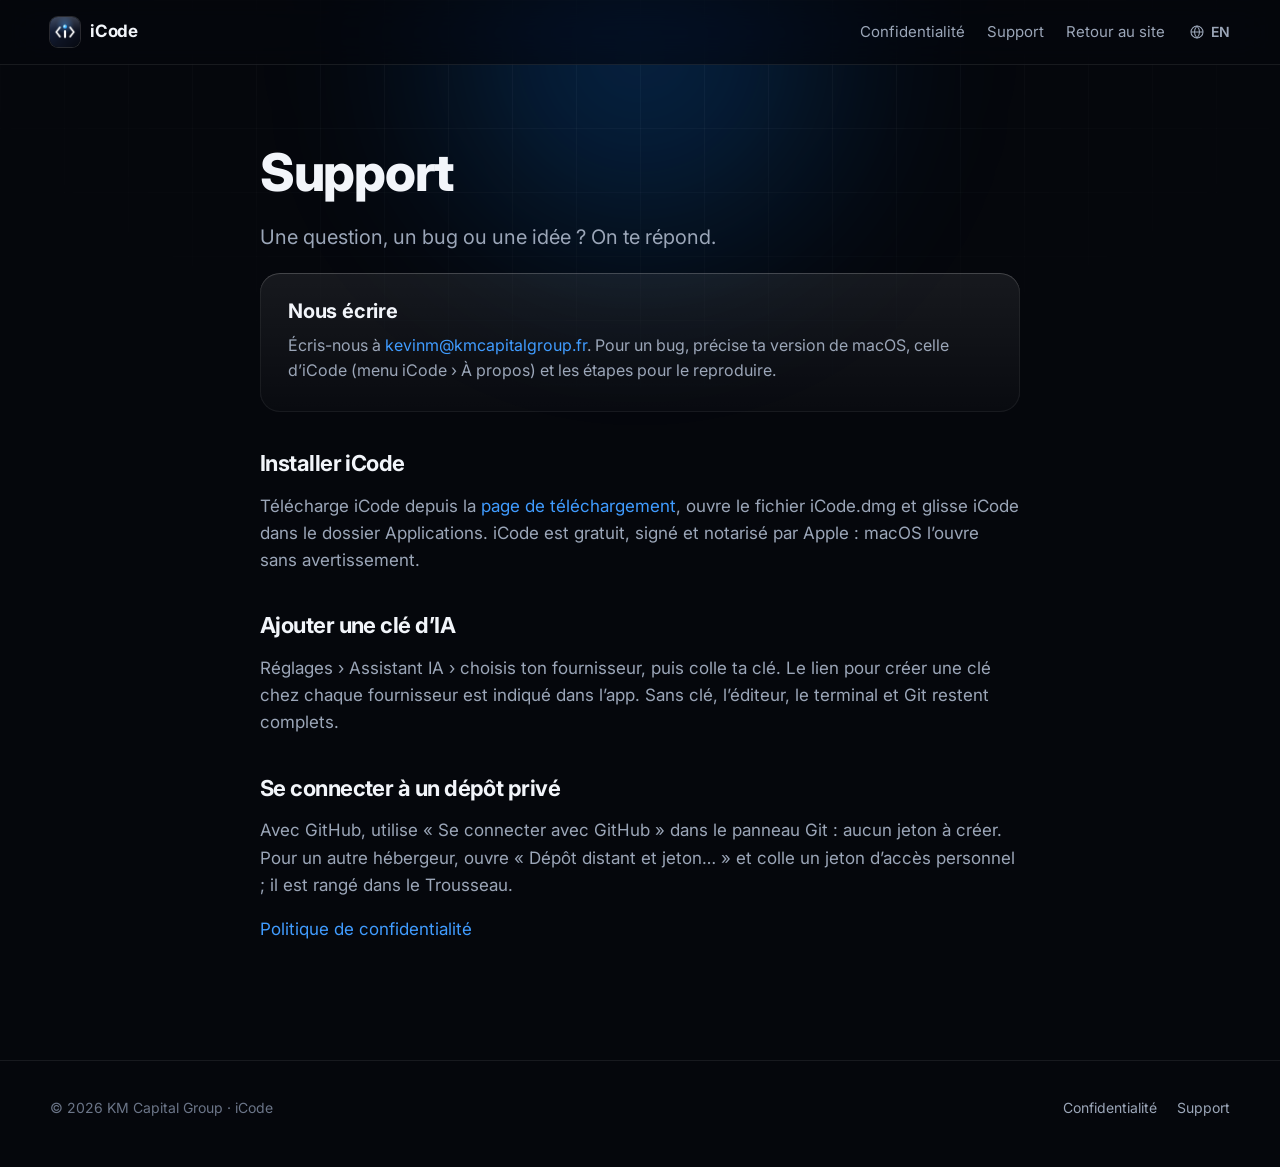
<file: support/index.html>
<!doctype html>
<html lang="fr">
<head>
  <meta charset="utf-8">
  <meta name="viewport" content="width=device-width, initial-scale=1">
  <title>Support · iCode</title>
  <meta name="description" content="Aide et contact pour iCode, l’IDE pour Mac.">
  <meta name="theme-color" content="#05070C">
  <link rel="icon" type="image/png" href="../assets/favicon.png">
  <link rel="preconnect" href="https://fonts.googleapis.com">
  <link rel="preconnect" href="https://fonts.gstatic.com" crossorigin>
  <link rel="stylesheet" href="https://fonts.googleapis.com/css2?family=Inter:wght@400;500;600;700;800&family=JetBrains+Mono:wght@400;600&display=swap">
  <link rel="stylesheet" href="../assets/style.css?v=20261127">
</head>
<body>
<div class="backdrop" aria-hidden="true"><span class="orb o1"></span></div>
<header class="nav">
  <div class="wrap">
    <a class="brand" href="../"><img src="../assets/icone.png" alt="" width="30" height="30">iCode</a>
    <nav class="nav-links" aria-label="Pages"><a href="../confidentialite/">Confidentialité</a><a href="../support/">Support</a><a href="../">Retour au site</a></nav>
    <a class="lang" href="../en/support/" hreflang="en" lang="en"><svg viewBox="0 0 24 24" aria-hidden="true"><circle cx="12" cy="12" r="9"/><path d="M3 12h18M12 3c2.5 2.7 3.8 5.7 3.8 9s-1.3 6.3-3.8 9c-2.5-2.7-3.8-5.7-3.8-9s1.3-6.3 3.8-9z"/></svg>EN</a>
  </div>
</header>
<main class="doc">
  <div class="wrap">
<h1>Support</h1>
<p class="lead">Une question, un bug ou une idée ? On te répond.</p>
<div class="card"><h3>Nous écrire</h3><p>Écris-nous à <a href="mailto:kevinm@kmcapitalgroup.fr?subject=iCode">kevinm@kmcapitalgroup.fr</a>. Pour un bug, précise ta version de macOS, celle d’iCode (menu iCode › À propos) et les étapes pour le reproduire.</p></div>
<h2>Installer iCode</h2><p>Télécharge iCode depuis la <a href="../mac/">page de téléchargement</a>, ouvre le fichier iCode.dmg et glisse iCode dans le dossier Applications. iCode est gratuit, signé et notarisé par Apple : macOS l’ouvre sans avertissement.</p>
<h2>Ajouter une clé d’IA</h2><p>Réglages › Assistant IA › choisis ton fournisseur, puis colle ta clé. Le lien pour créer une clé chez chaque fournisseur est indiqué dans l’app. Sans clé, l’éditeur, le terminal et Git restent complets.</p>
<h2>Se connecter à un dépôt privé</h2><p>Avec GitHub, utilise « Se connecter avec GitHub » dans le panneau Git : aucun jeton à créer. Pour un autre hébergeur, ouvre « Dépôt distant et jeton… » et colle un jeton d’accès personnel ; il est rangé dans le Trousseau.</p>
<p><a href="../confidentialite/">Politique de confidentialité</a></p>
  </div>
</main>
<footer>
  <div class="wrap">
    <div>© 2026 KM Capital Group · iCode</div>
    <nav aria-label="Liens"><a href="../confidentialite/">Confidentialité</a><a href="../support/">Support</a></nav>
  </div>
</footer>
</body>
</html>
</file>
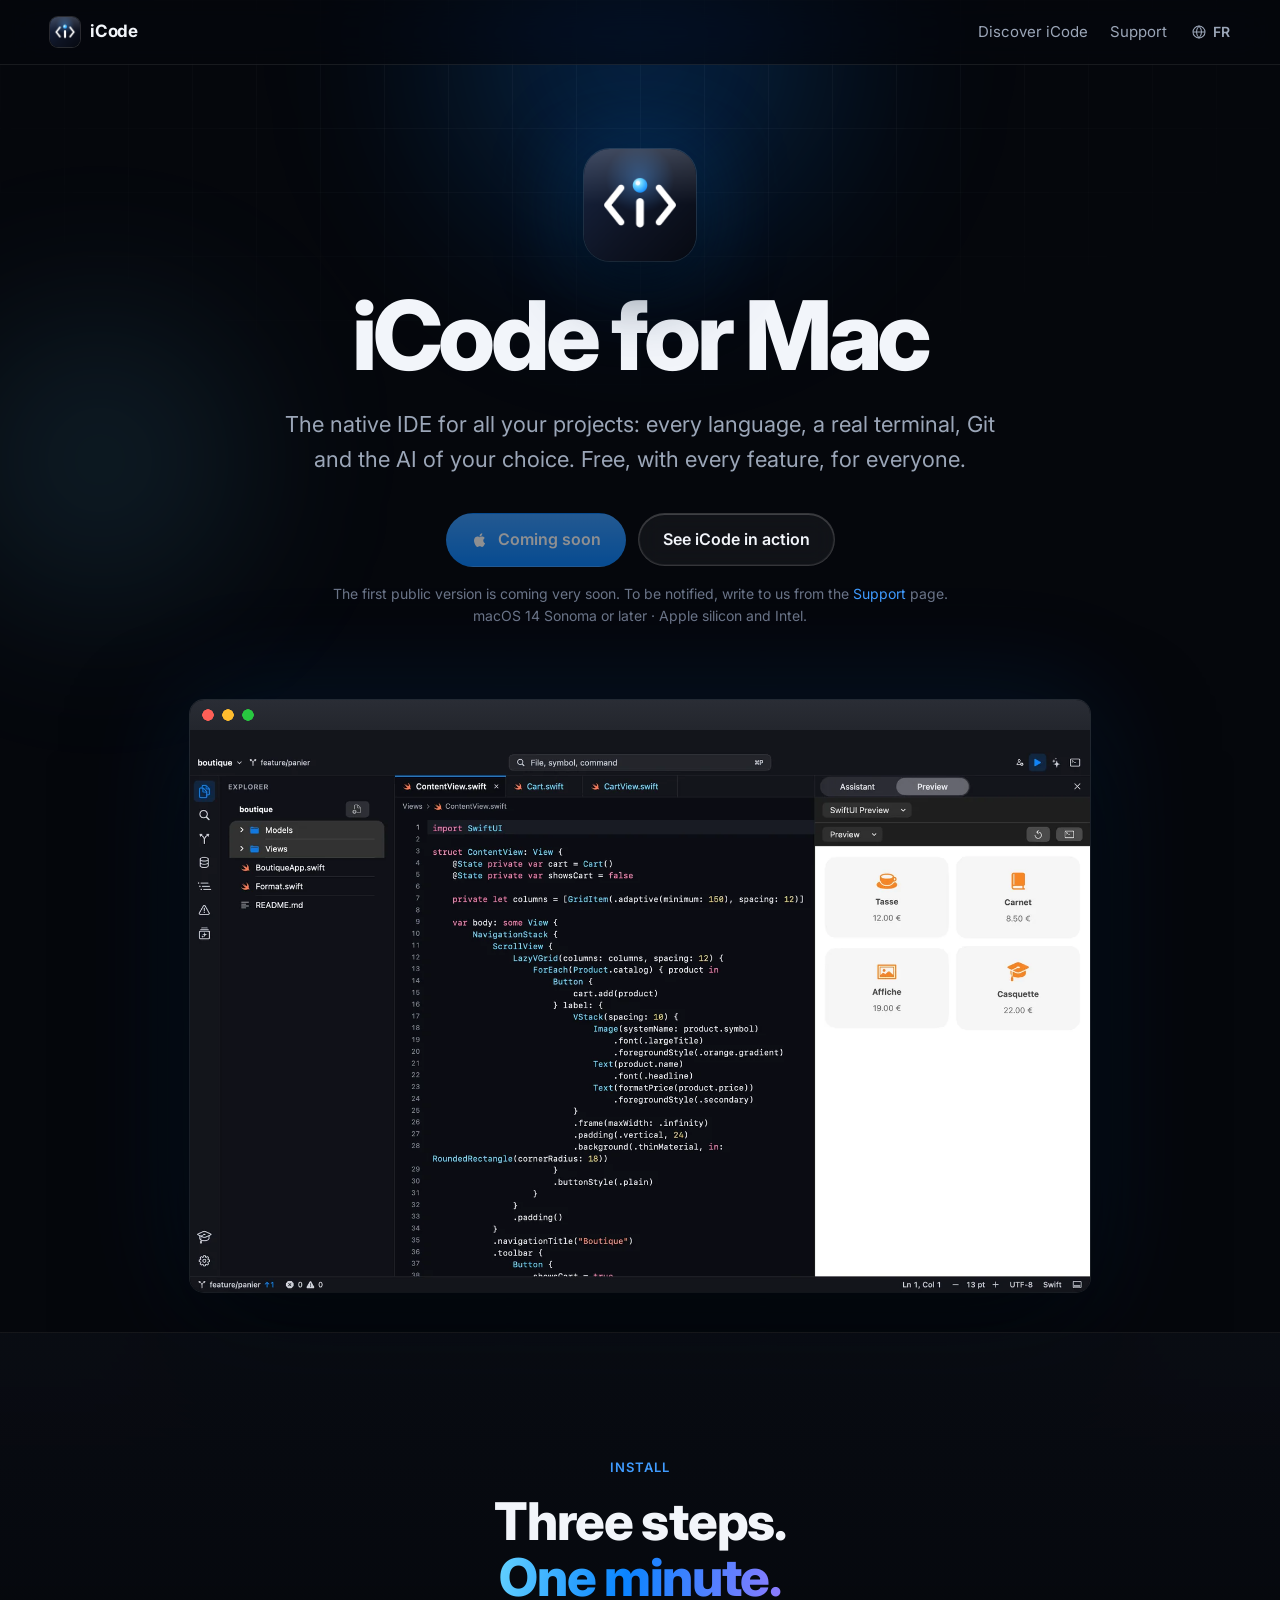
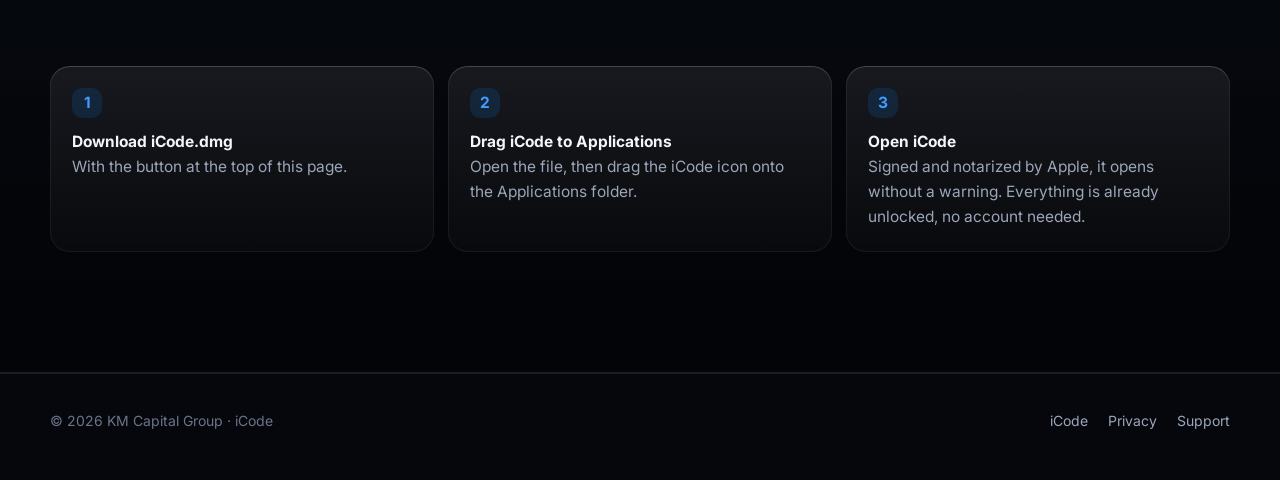
<file: en/mac/index.html>
<!doctype html>
<html lang="en">
<head>
  <meta charset="utf-8">
  <meta name="viewport" content="width=device-width, initial-scale=1">
  <title>Download iCode for Mac</title>
  <meta name="description" content="Download iCode, the native IDE for Mac: every language, a built-in terminal, Git and the AI of your choice. Free, no account.">
  <meta name="theme-color" content="#05070C">
  <link rel="icon" type="image/png" href="../../assets/favicon.png">
  <link rel="alternate" hreflang="fr" href="https://kmcapitalgroup.github.io/icode-site/mac/">
  <link rel="alternate" hreflang="en" href="https://kmcapitalgroup.github.io/icode-site/en/mac/">
  <link rel="preconnect" href="https://fonts.googleapis.com">
  <link rel="preconnect" href="https://fonts.gstatic.com" crossorigin>
  <link rel="stylesheet" href="https://fonts.googleapis.com/css2?family=Inter:wght@400;500;600;700;800&family=JetBrains+Mono:wght@400;600&display=swap">
  <link rel="stylesheet" href="../../assets/style.css?v=20261127">
  <script>document.documentElement.classList.add('js');</script>
</head>
<body>
<div class="backdrop" aria-hidden="true"><span class="orb o1"></span><span class="orb o2"></span></div>
<header class="nav">
  <div class="wrap">
    <a class="brand" href="../"><img src="../../assets/icone.png" alt="" width="30" height="30">iCode</a>
    <nav class="nav-links" aria-label="Pages"><a href="../">Discover iCode</a><a href="../support/">Support</a></nav>
    <a class="lang" onclick="try{localStorage.setItem('icode-lang','fr')}catch(e){}" href="../../mac/" hreflang="fr" lang="fr"><svg viewBox="0 0 24 24" aria-hidden="true"><circle cx="12" cy="12" r="9"/><path d="M3 12h18M12 3c2.5 2.7 3.8 5.7 3.8 9s-1.3 6.3-3.8 9c-2.5-2.7-3.8-5.7-3.8-9s1.3-6.3 3.8-9z"/></svg>FR</a>
  </div>
</header>
<main>
  <section class="hero dl-hero">
    <div class="wrap">
      <img class="hero-icon" src="../../assets/icone.png" alt="iCode icon" width="112" height="112">
      <h1>iCode for Mac</h1>
      <p class="lead">The native IDE for all your projects: every language, a real terminal, Git and the AI of your choice. Free, with every feature, for everyone.</p>
      <div class="hero-cta">
        <a class="btn btn-primary" data-dmg data-ready="Download for free" href="#avertir" aria-disabled="true">
          <svg viewBox="0 0 24 24" fill="currentColor" aria-hidden="true"><path d="M16.37 12.68c-.02-2.3 1.88-3.4 1.96-3.46-1.07-1.56-2.73-1.78-3.32-1.8-1.41-.14-2.76.83-3.48.83-.72 0-1.82-.81-3-.79-1.54.02-2.97.9-3.76 2.28-1.6 2.78-.41 6.9 1.15 9.16.76 1.1 1.67 2.34 2.86 2.3 1.15-.05 1.58-.74 2.97-.74 1.38 0 1.77.74 2.98.72 1.23-.02 2.01-1.12 2.76-2.23.87-1.28 1.23-2.52 1.25-2.58-.03-.01-2.4-.92-2.42-3.65zM14.1 5.9c.63-.77 1.06-1.83.94-2.9-.91.04-2.02.61-2.67 1.37-.58.68-1.1 1.77-.96 2.81 1.02.08 2.06-.52 2.69-1.28z"/></svg>
          <span class="lbl">Coming soon</span>
        </a>
        <a class="btn btn-ghost" href="../#galerie">See iCode in action</a>
      </div>
      <p class="dl-meta" data-when-ready hidden>Free · version <span data-version></span> · iCode.dmg · macOS 14 Sonoma or later · Apple silicon and Intel · signed and notarized by Apple</p>
      <p class="dl-meta" data-when-waiting id="avertir">The first public version is coming very soon. To be notified, write to us from the <a href="../support/">Support</a> page. macOS 14 Sonoma or later · Apple silicon and Intel.</p>
      <div class="stage">
        <div class="macwin" style="margin:56px auto 0"><img src="../../assets/captures/en/mac-editeur.webp" width="1600" height="1000" alt="iCode on Mac: the explorer, the code and its live preview, side by side"></div>
      </div>
    </div>
  </section>

  <section class="alt">
    <div class="wrap">
      <div class="section-head center"><span class="eyebrow">Install</span><h2>Three steps.<br><span class="gradient-text">One minute.</span></h2></div>
      <ol class="steps">
        <li><strong>Download iCode.dmg</strong><br>With the button at the top of this page.</li>
        <li><strong>Drag iCode to Applications</strong><br>Open the file, then drag the iCode icon onto the Applications folder.</li>
        <li><strong>Open iCode</strong><br>Signed and notarized by Apple, it opens without a warning. Everything is already unlocked, no account needed.</li>
      </ol>
    </div>
  </section>

</main>
<footer>
  <div class="wrap">
    <div>© 2026 KM Capital Group · iCode</div>
    <nav aria-label="Links"><a href="../">iCode</a><a href="../privacy/">Privacy</a><a href="../support/">Support</a></nav>
  </div>
</footer>
<script src="../../assets/site.js?v=20261127" defer></script>
</body>
</html>
</file>
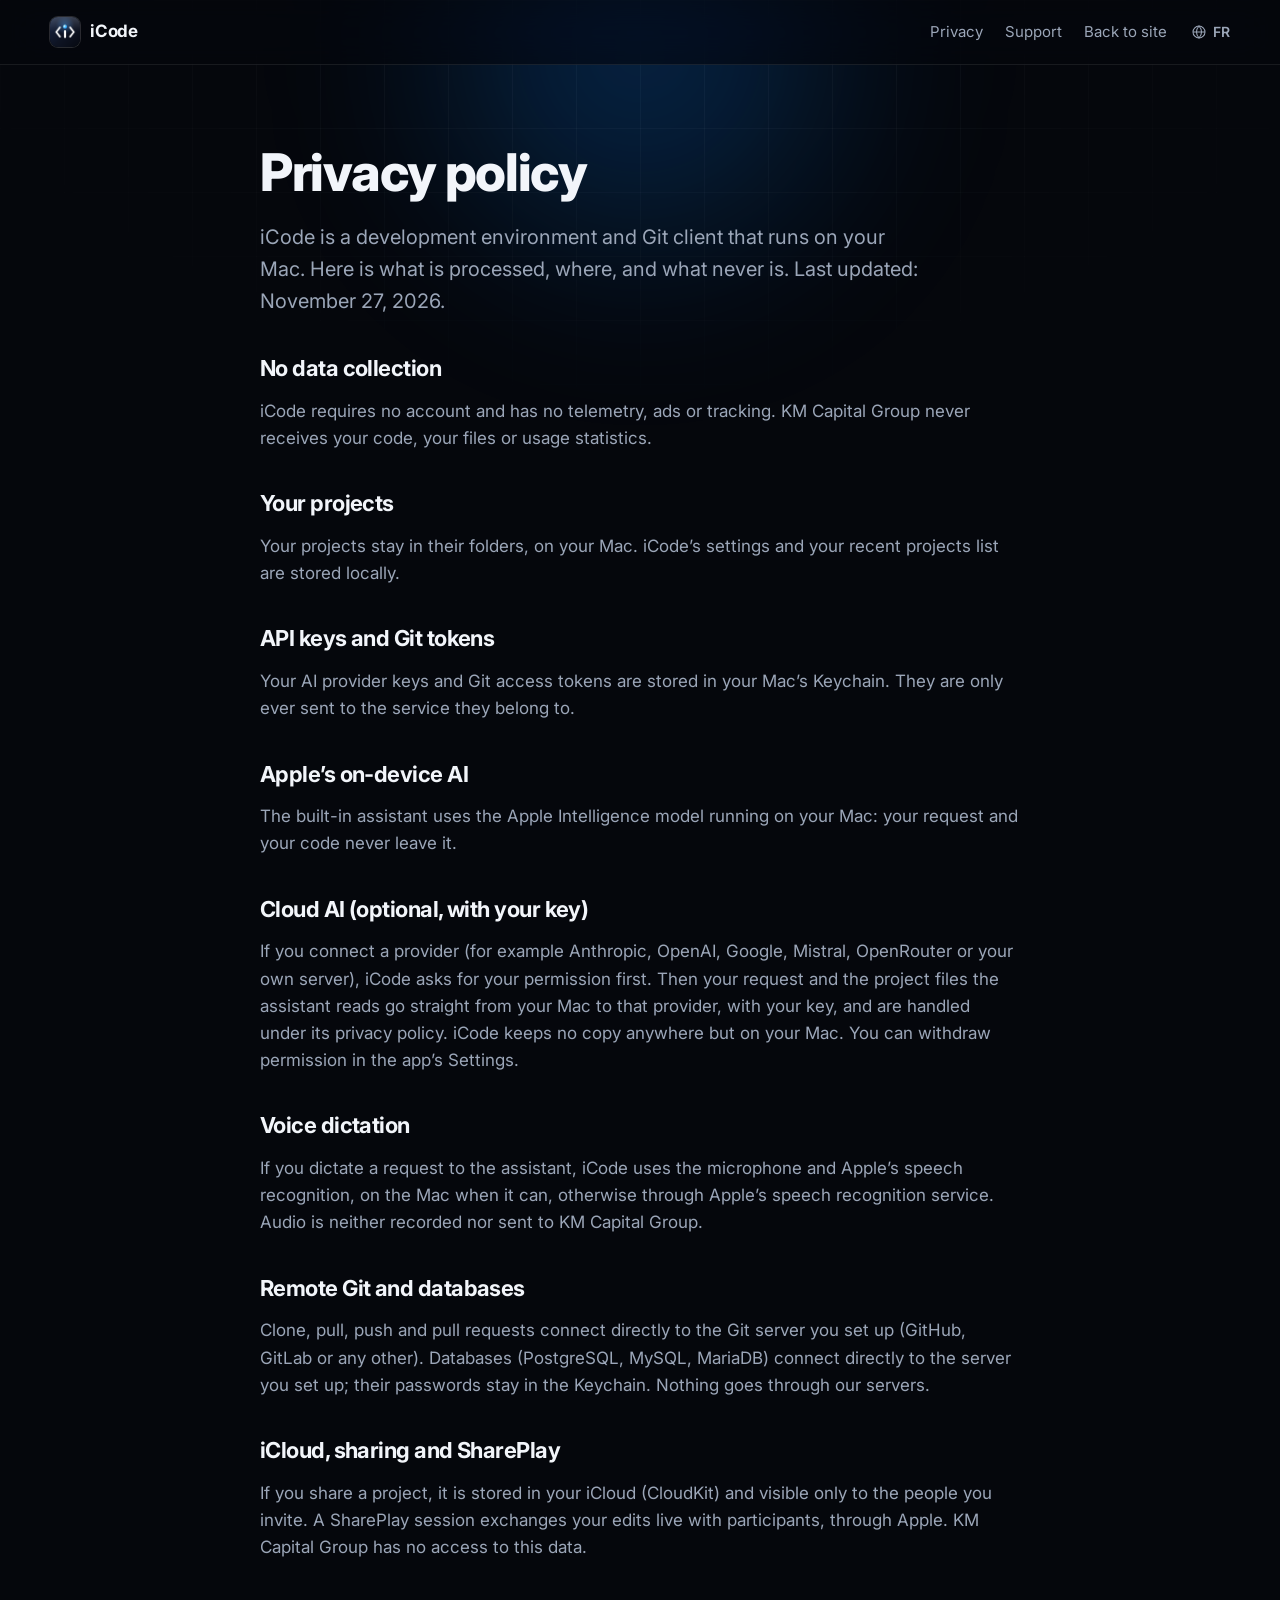
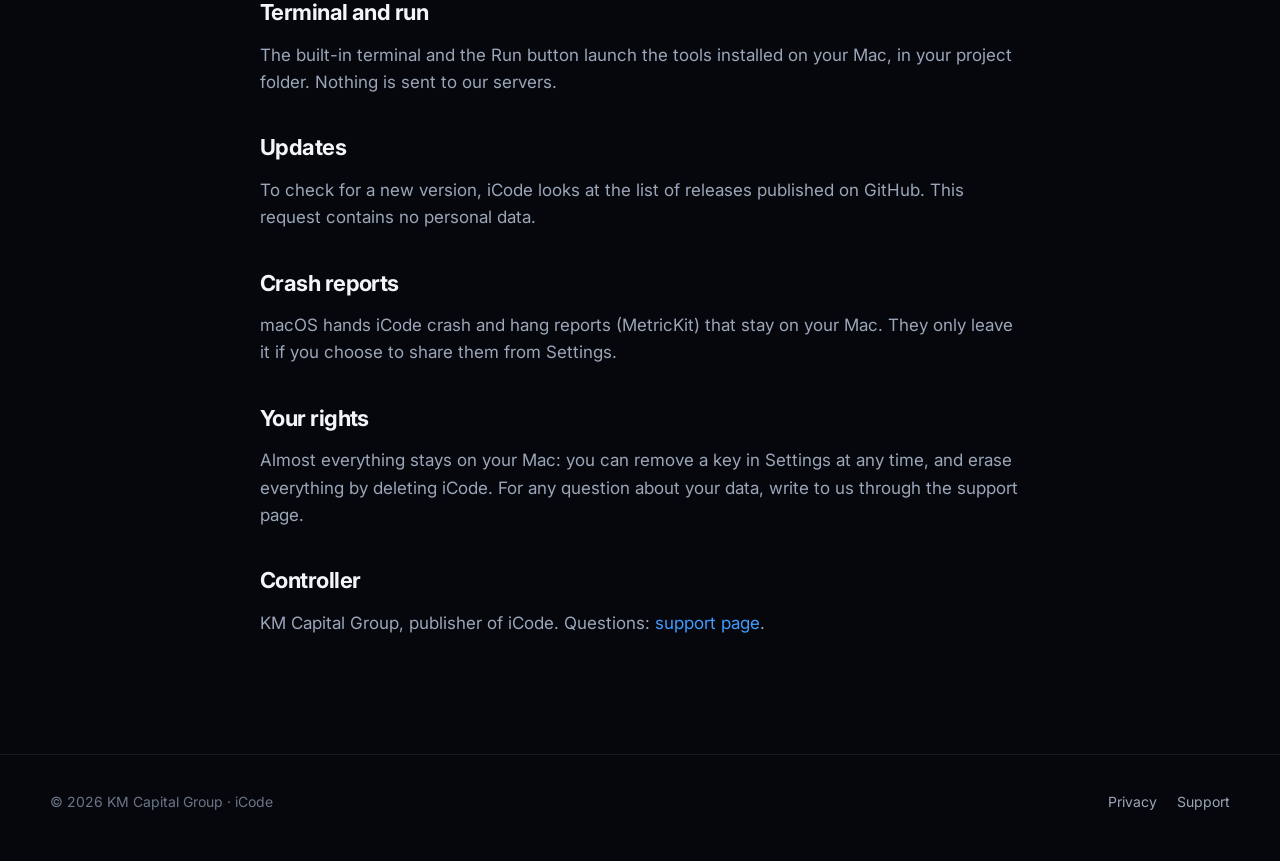
<file: en/privacy/index.html>
<!doctype html>
<html lang="en">
<head>
  <meta charset="utf-8">
  <meta name="viewport" content="width=device-width, initial-scale=1">
  <title>Privacy · iCode</title>
  <meta name="description" content="Privacy policy for iCode, the IDE and Git client for Mac.">
  <meta name="theme-color" content="#05070C">
  <link rel="icon" type="image/png" href="../../assets/favicon.png">
  <link rel="preconnect" href="https://fonts.googleapis.com">
  <link rel="preconnect" href="https://fonts.gstatic.com" crossorigin>
  <link rel="stylesheet" href="https://fonts.googleapis.com/css2?family=Inter:wght@400;500;600;700;800&family=JetBrains+Mono:wght@400;600&display=swap">
  <link rel="stylesheet" href="../../assets/style.css?v=20261127">
</head>
<body>
<div class="backdrop" aria-hidden="true"><span class="orb o1"></span></div>
<header class="nav">
  <div class="wrap">
    <a class="brand" href="../"><img src="../../assets/icone.png" alt="" width="30" height="30">iCode</a>
    <nav class="nav-links" aria-label="Pages"><a href="../privacy/">Privacy</a><a href="../support/">Support</a><a href="../">Back to site</a></nav>
    <a class="lang" href="../../confidentialite/" hreflang="fr" lang="fr"><svg viewBox="0 0 24 24" aria-hidden="true"><circle cx="12" cy="12" r="9"/><path d="M3 12h18M12 3c2.5 2.7 3.8 5.7 3.8 9s-1.3 6.3-3.8 9c-2.5-2.7-3.8-5.7-3.8-9s1.3-6.3 3.8-9z"/></svg>FR</a>
  </div>
</header>
<main class="doc">
  <div class="wrap">
<h1>Privacy policy</h1>
<p class="lead">iCode is a development environment and Git client that runs on your Mac. Here is what is processed, where, and what never is. Last updated: November 27, 2026.</p>
<h2>No data collection</h2><p>iCode requires no account and has no telemetry, ads or tracking. KM Capital Group never receives your code, your files or usage statistics.</p>
<h2>Your projects</h2><p>Your projects stay in their folders, on your Mac. iCode’s settings and your recent projects list are stored locally.</p>
<h2>API keys and Git tokens</h2><p>Your AI provider keys and Git access tokens are stored in your Mac’s Keychain. They are only ever sent to the service they belong to.</p>
<h2>Apple’s on-device AI</h2><p>The built-in assistant uses the Apple Intelligence model running on your Mac: your request and your code never leave it.</p>
<h2>Cloud AI (optional, with your key)</h2><p>If you connect a provider (for example Anthropic, OpenAI, Google, Mistral, OpenRouter or your own server), iCode asks for your permission first. Then your request and the project files the assistant reads go straight from your Mac to that provider, with your key, and are handled under its privacy policy. iCode keeps no copy anywhere but on your Mac. You can withdraw permission in the app’s Settings.</p>
<h2>Voice dictation</h2><p>If you dictate a request to the assistant, iCode uses the microphone and Apple’s speech recognition, on the Mac when it can, otherwise through Apple’s speech recognition service. Audio is neither recorded nor sent to KM Capital Group.</p>
<h2>Remote Git and databases</h2><p>Clone, pull, push and pull requests connect directly to the Git server you set up (GitHub, GitLab or any other). Databases (PostgreSQL, MySQL, MariaDB) connect directly to the server you set up; their passwords stay in the Keychain. Nothing goes through our servers.</p>
<h2>iCloud, sharing and SharePlay</h2><p>If you share a project, it is stored in your iCloud (CloudKit) and visible only to the people you invite. A SharePlay session exchanges your edits live with participants, through Apple. KM Capital Group has no access to this data.</p>
<h2>Terminal and run</h2><p>The built-in terminal and the Run button launch the tools installed on your Mac, in your project folder. Nothing is sent to our servers.</p>
<h2>Updates</h2><p>To check for a new version, iCode looks at the list of releases published on GitHub. This request contains no personal data.</p>
<h2>Crash reports</h2><p>macOS hands iCode crash and hang reports (MetricKit) that stay on your Mac. They only leave it if you choose to share them from Settings.</p>
<h2>Your rights</h2><p>Almost everything stays on your Mac: you can remove a key in Settings at any time, and erase everything by deleting iCode. For any question about your data, write to us through the support page.</p>
<h2>Controller</h2><p>KM Capital Group, publisher of iCode. Questions: <a href="../support/">support page</a>.</p>
  </div>
</main>
<footer>
  <div class="wrap">
    <div>© 2026 KM Capital Group · iCode</div>
    <nav aria-label="Liens"><a href="../privacy/">Privacy</a><a href="../support/">Support</a></nav>
  </div>
</footer>
</body>
</html>
</file>
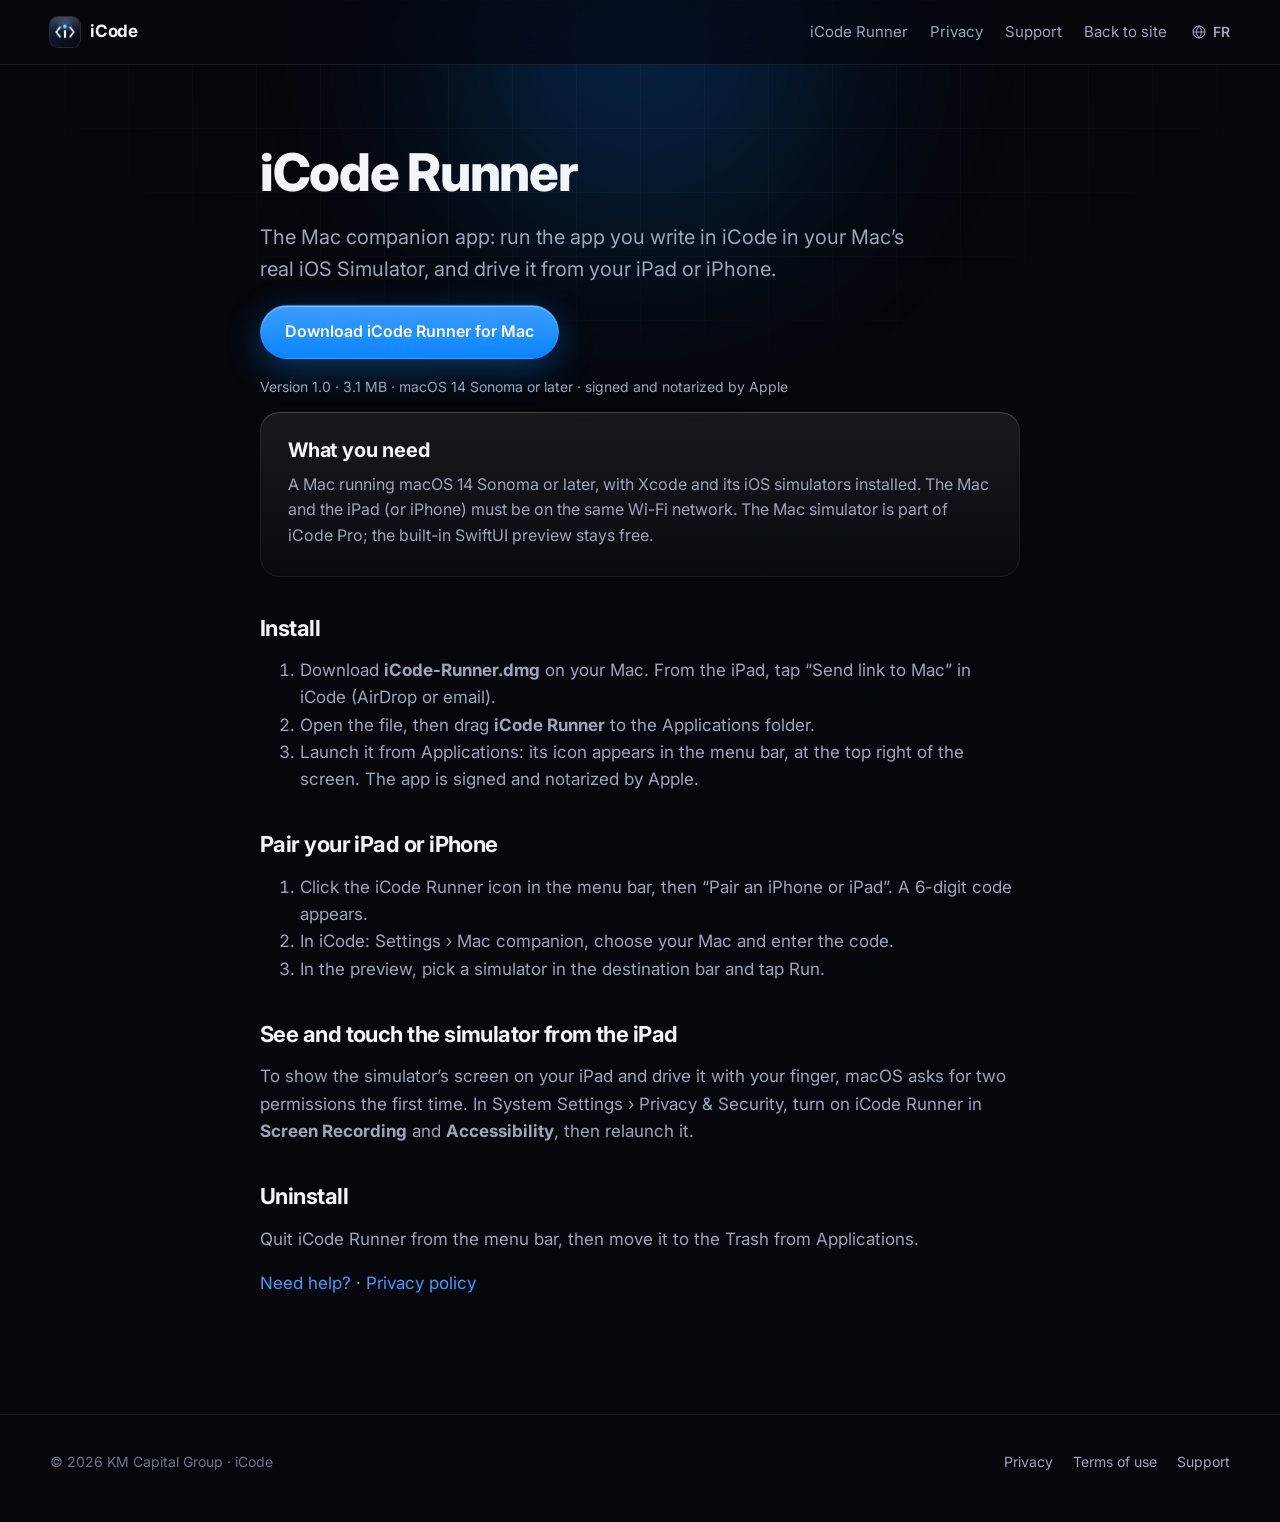
<file: en/runner/index.html>
<!doctype html>
<html lang="en">
<head>
  <meta charset="utf-8">
  <meta name="viewport" content="width=device-width, initial-scale=1">
  <title>iCode Runner · iCode</title>
  <meta name="description" content="Download iCode Runner: run your iCode apps in your Mac’s real simulator, from your iPad or iPhone.">
  <meta name="theme-color" content="#05070C">
  <link rel="icon" type="image/png" href="../../assets/favicon.png">
  <link rel="preconnect" href="https://fonts.googleapis.com">
  <link rel="preconnect" href="https://fonts.gstatic.com" crossorigin>
  <link rel="stylesheet" href="https://fonts.googleapis.com/css2?family=Inter:wght@400;500;600;700;800&family=JetBrains+Mono:wght@400;600&display=swap">
  <link rel="stylesheet" href="../../assets/style.css?v=20261127">
</head>
<body>
<div class="backdrop" aria-hidden="true"><span class="orb o1"></span></div>
<header class="nav">
  <div class="wrap">
    <a class="brand" href="../"><img src="../../assets/icone.png" alt="" width="30" height="30">iCode</a>
    <nav class="nav-links" aria-label="Pages"><a href="../runner/">iCode Runner</a><a href="../privacy/">Privacy</a><a href="../support/">Support</a><a href="../">Back to site</a></nav>
    <a class="lang" href="../../runner/" hreflang="fr" lang="fr"><svg viewBox="0 0 24 24" aria-hidden="true"><circle cx="12" cy="12" r="9"/><path d="M3 12h18M12 3c2.5 2.7 3.8 5.7 3.8 9s-1.3 6.3-3.8 9c-2.5-2.7-3.8-5.7-3.8-9s1.3-6.3 3.8-9z"/></svg>FR</a>
  </div>
</header>
<main class="doc">
  <div class="wrap">
<h1>iCode Runner</h1>
<p class="lead">The Mac companion app: run the app you write in iCode in your Mac’s real iOS Simulator, and drive it from your iPad or iPhone.</p>
<p><a class="btn btn-primary" href="https://github.com/kmcapitalgroup/icode-site/releases/latest/download/iCode-Runner.dmg" download>Download iCode Runner for Mac</a></p>
<p style="color:var(--text-2,#9aa3b5);font-size:14px">Version 1.0 · 3.1 MB · macOS 14 Sonoma or later · signed and notarized by Apple</p>
<div class="card"><h3>What you need</h3><p>A Mac running macOS 14 Sonoma or later, with Xcode and its iOS simulators installed. The Mac and the iPad (or iPhone) must be on the same Wi-Fi network. The Mac simulator is part of iCode Pro; the built-in SwiftUI preview stays free.</p></div>
<h2>Install</h2>
<ol>
<li>Download <strong>iCode-Runner.dmg</strong> on your Mac. From the iPad, tap “Send link to Mac” in iCode (AirDrop or email).</li>
<li>Open the file, then drag <strong>iCode Runner</strong> to the Applications folder.</li>
<li>Launch it from Applications: its icon appears in the menu bar, at the top right of the screen. The app is signed and notarized by Apple.</li>
</ol>
<h2>Pair your iPad or iPhone</h2>
<ol>
<li>Click the iCode Runner icon in the menu bar, then “Pair an iPhone or iPad”. A 6-digit code appears.</li>
<li>In iCode: Settings › Mac companion, choose your Mac and enter the code.</li>
<li>In the preview, pick a simulator in the destination bar and tap Run.</li>
</ol>
<h2>See and touch the simulator from the iPad</h2><p>To show the simulator’s screen on your iPad and drive it with your finger, macOS asks for two permissions the first time. In System Settings › Privacy &amp; Security, turn on iCode Runner in <strong>Screen Recording</strong> and <strong>Accessibility</strong>, then relaunch it.</p>
<h2>Uninstall</h2><p>Quit iCode Runner from the menu bar, then move it to the Trash from Applications.</p>
<p><a href="../support/">Need help?</a> · <a href="../privacy/">Privacy policy</a></p>
  </div>
</main>
<footer>
  <div class="wrap">
    <div>© 2026 KM Capital Group · iCode</div>
    <nav aria-label="Liens"><a href="../privacy/">Privacy</a><a href="https://www.apple.com/legal/internet-services/itunes/dev/stdeula/">Terms of use</a><a href="../support/">Support</a></nav>
  </div>
</footer>
</body>
</html>
</file>
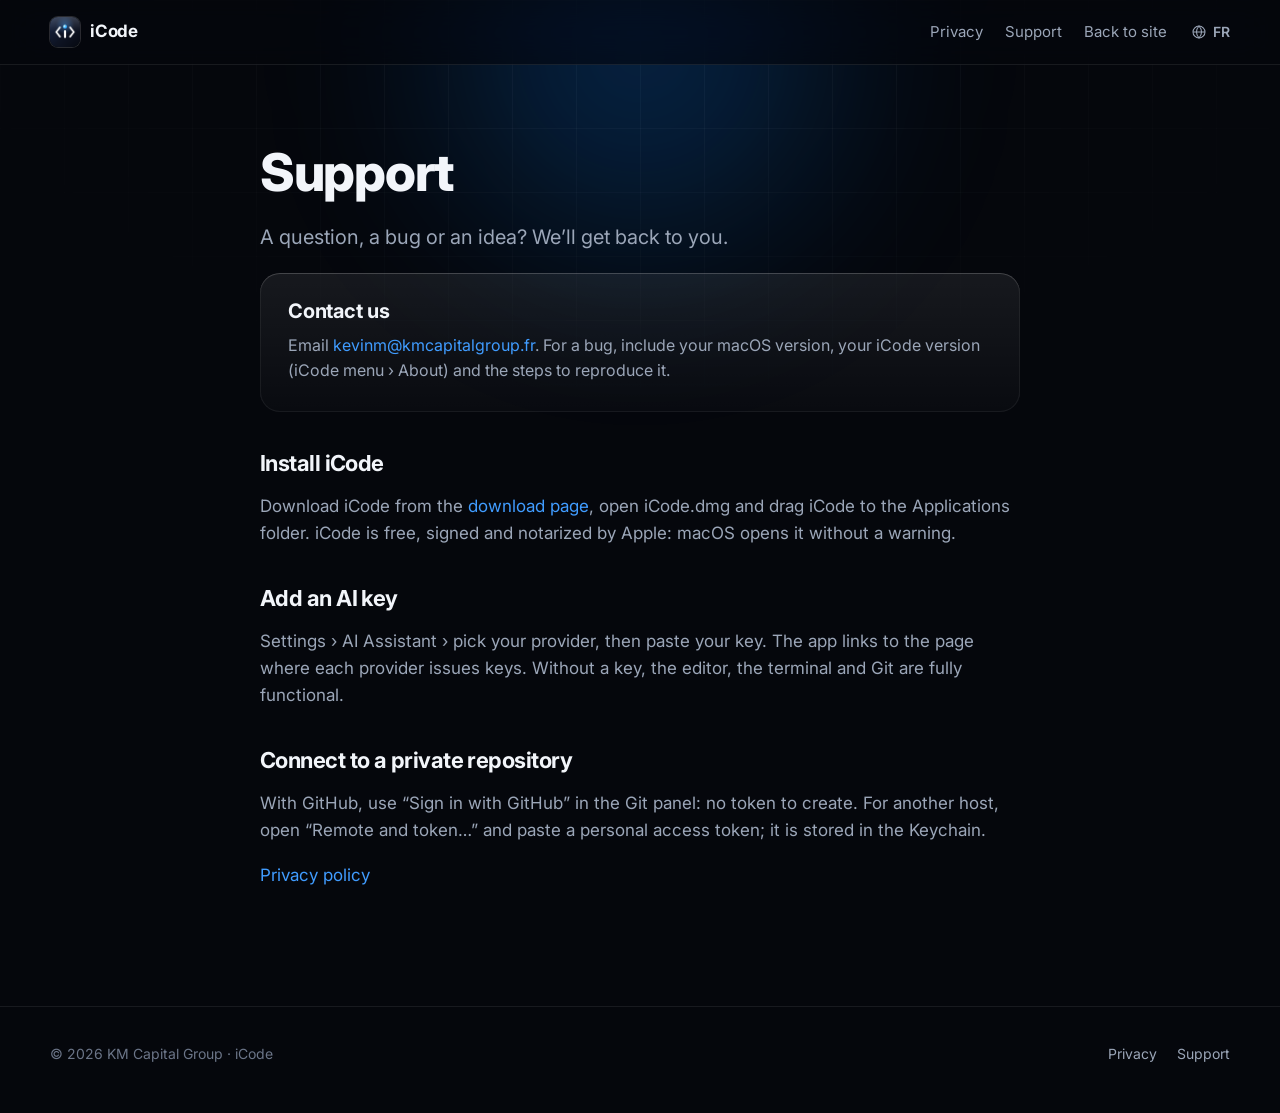
<file: en/support/index.html>
<!doctype html>
<html lang="en">
<head>
  <meta charset="utf-8">
  <meta name="viewport" content="width=device-width, initial-scale=1">
  <title>Support · iCode</title>
  <meta name="description" content="Help and contact for iCode, the IDE for Mac.">
  <meta name="theme-color" content="#05070C">
  <link rel="icon" type="image/png" href="../../assets/favicon.png">
  <link rel="preconnect" href="https://fonts.googleapis.com">
  <link rel="preconnect" href="https://fonts.gstatic.com" crossorigin>
  <link rel="stylesheet" href="https://fonts.googleapis.com/css2?family=Inter:wght@400;500;600;700;800&family=JetBrains+Mono:wght@400;600&display=swap">
  <link rel="stylesheet" href="../../assets/style.css?v=20261127">
</head>
<body>
<div class="backdrop" aria-hidden="true"><span class="orb o1"></span></div>
<header class="nav">
  <div class="wrap">
    <a class="brand" href="../"><img src="../../assets/icone.png" alt="" width="30" height="30">iCode</a>
    <nav class="nav-links" aria-label="Pages"><a href="../privacy/">Privacy</a><a href="../support/">Support</a><a href="../">Back to site</a></nav>
    <a class="lang" href="../../support/" hreflang="fr" lang="fr"><svg viewBox="0 0 24 24" aria-hidden="true"><circle cx="12" cy="12" r="9"/><path d="M3 12h18M12 3c2.5 2.7 3.8 5.7 3.8 9s-1.3 6.3-3.8 9c-2.5-2.7-3.8-5.7-3.8-9s1.3-6.3 3.8-9z"/></svg>FR</a>
  </div>
</header>
<main class="doc">
  <div class="wrap">
<h1>Support</h1>
<p class="lead">A question, a bug or an idea? We’ll get back to you.</p>
<div class="card"><h3>Contact us</h3><p>Email <a href="mailto:kevinm@kmcapitalgroup.fr?subject=iCode">kevinm@kmcapitalgroup.fr</a>. For a bug, include your macOS version, your iCode version (iCode menu › About) and the steps to reproduce it.</p></div>
<h2>Install iCode</h2><p>Download iCode from the <a href="../mac/">download page</a>, open iCode.dmg and drag iCode to the Applications folder. iCode is free, signed and notarized by Apple: macOS opens it without a warning.</p>
<h2>Add an AI key</h2><p>Settings › AI Assistant › pick your provider, then paste your key. The app links to the page where each provider issues keys. Without a key, the editor, the terminal and Git are fully functional.</p>
<h2>Connect to a private repository</h2><p>With GitHub, use “Sign in with GitHub” in the Git panel: no token to create. For another host, open “Remote and token…” and paste a personal access token; it is stored in the Keychain.</p>
<p><a href="../privacy/">Privacy policy</a></p>
  </div>
</main>
<footer>
  <div class="wrap">
    <div>© 2026 KM Capital Group · iCode</div>
    <nav aria-label="Liens"><a href="../privacy/">Privacy</a><a href="../support/">Support</a></nav>
  </div>
</footer>
</body>
</html>
</file>
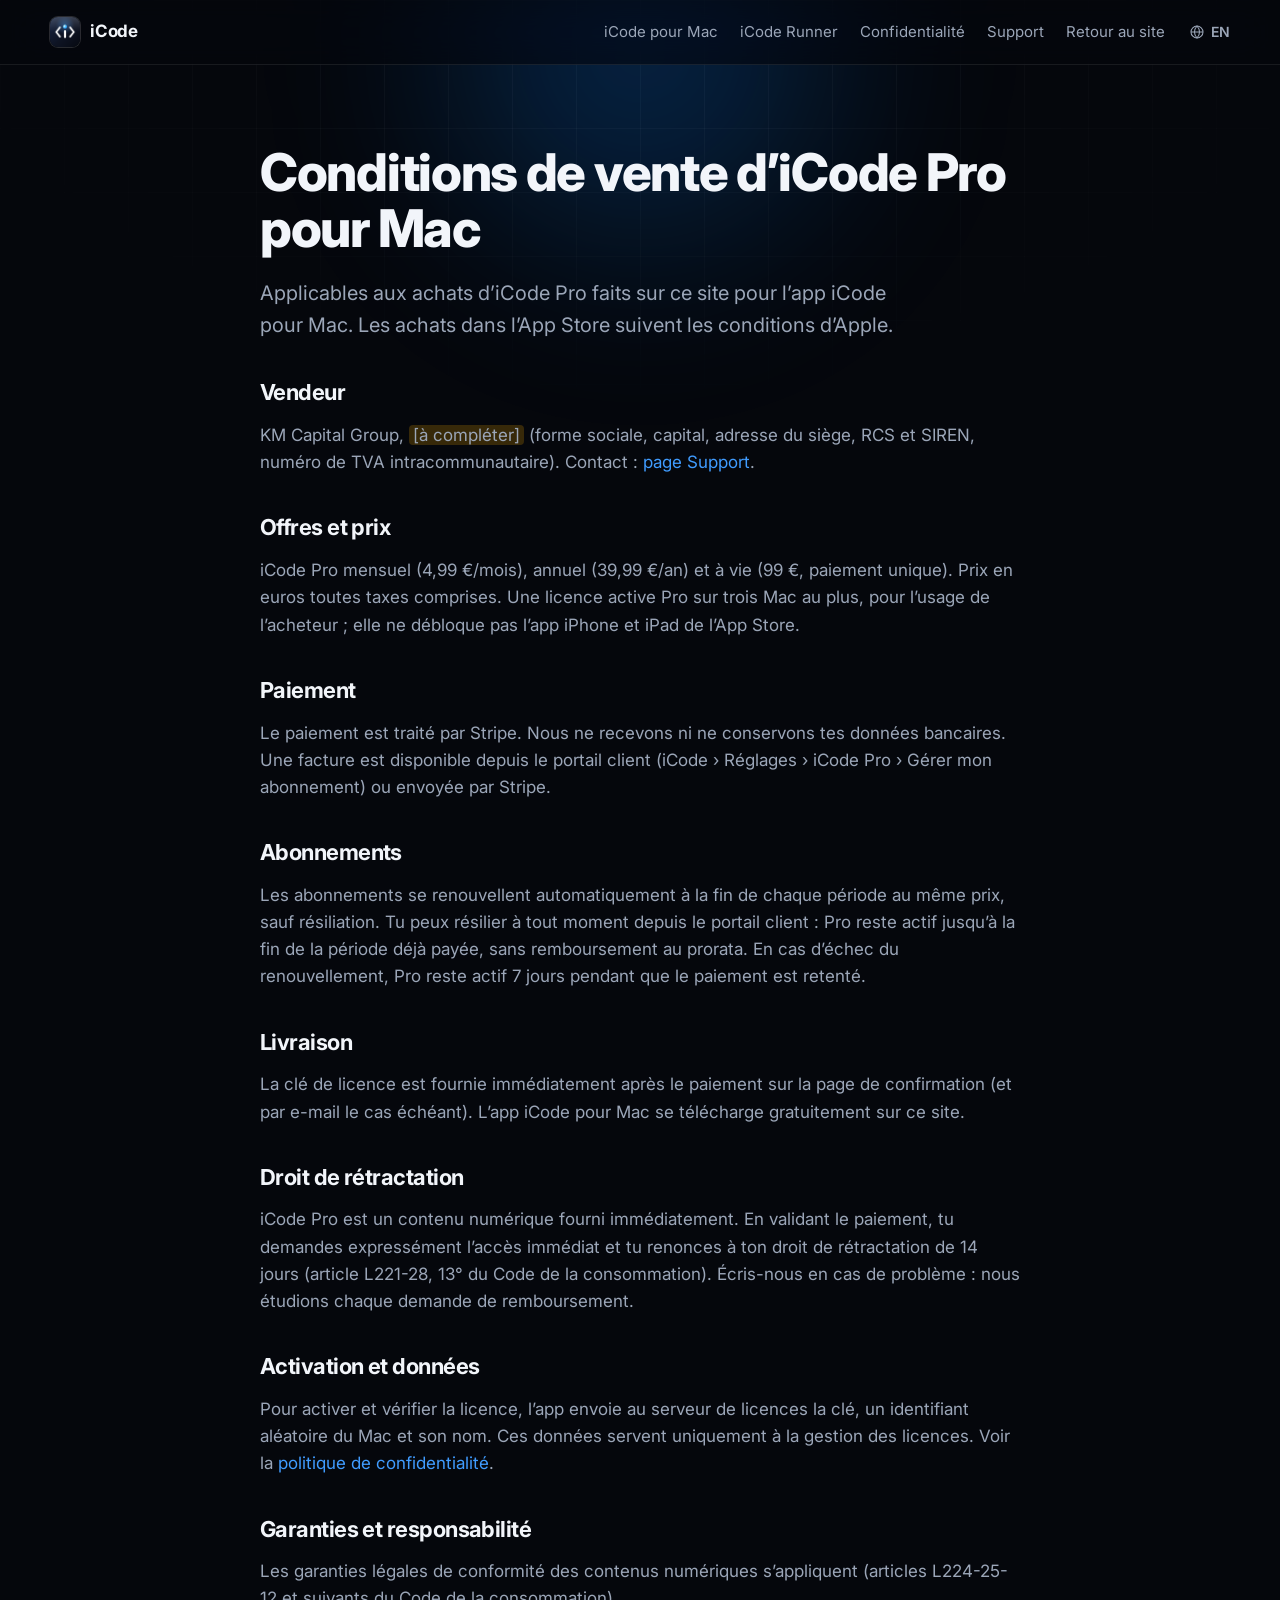
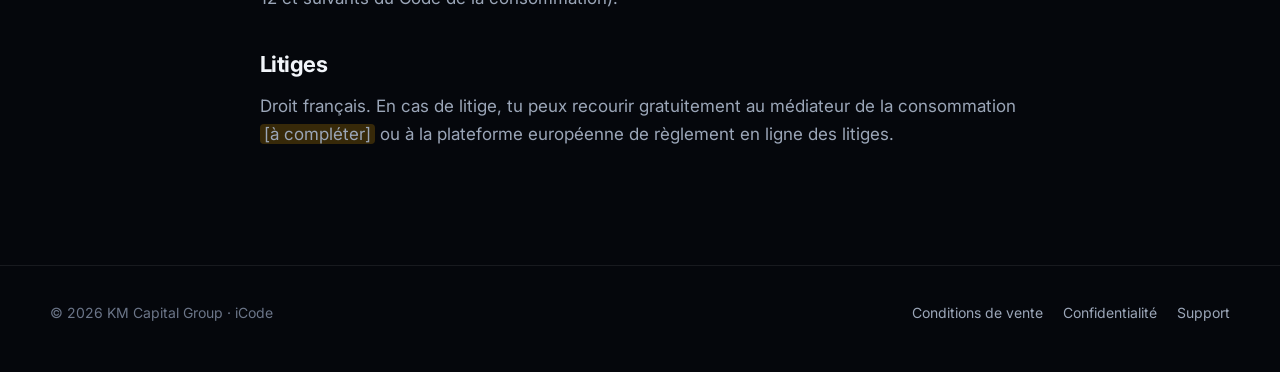
<file: mac/conditions/index.html>
<!doctype html>
<html lang="fr">
<head>
  <meta charset="utf-8">
  <meta name="viewport" content="width=device-width, initial-scale=1">
  <title>Conditions de vente · iCode</title>
  <meta name="description" content="Conditions de vente d’iCode Pro pour Mac.">
  <meta name="theme-color" content="#05070C">
  <link rel="icon" type="image/png" href="../../assets/favicon.png">
  <link rel="preconnect" href="https://fonts.googleapis.com">
  <link rel="preconnect" href="https://fonts.gstatic.com" crossorigin>
  <link rel="stylesheet" href="https://fonts.googleapis.com/css2?family=Inter:wght@400;500;600;700;800&family=JetBrains+Mono:wght@400;600&display=swap">
  <link rel="stylesheet" href="../../assets/style.css">
</head>
<body>
<div class="backdrop" aria-hidden="true"><span class="orb o1"></span></div>
<header class="nav">
  <div class="wrap">
    <a class="brand" href="../../"><img src="../../assets/icone.png" alt="" width="30" height="30">iCode</a>
    <nav class="nav-links" aria-label="Pages"><a href="../../mac/">iCode pour Mac</a><a href="../../runner/">iCode Runner</a><a href="../../confidentialite/">Confidentialité</a><a href="../../support/">Support</a><a href="../../">Retour au site</a></nav>
    <a class="lang" href="../../en/mac/conditions/" hreflang="en" lang="en"><svg viewBox="0 0 24 24" aria-hidden="true"><circle cx="12" cy="12" r="9"/><path d="M3 12h18M12 3c2.5 2.7 3.8 5.7 3.8 9s-1.3 6.3-3.8 9c-2.5-2.7-3.8-5.7-3.8-9s1.3-6.3 3.8-9z"/></svg>EN</a>
  </div>
</header>
<main class="doc">
  <div class="wrap">
<h1>Conditions de vente d’iCode Pro pour Mac</h1>
<p class="lead">Applicables aux achats d’iCode Pro faits sur ce site pour l’app iCode pour Mac. Les achats dans l’App Store suivent les conditions d’Apple.</p>
<h2>Vendeur</h2><p>KM Capital Group, <span style="background:rgba(255,180,0,.2);padding:0 4px;border-radius:4px">[à compléter]</span> (forme sociale, capital, adresse du siège, RCS et SIREN, numéro de TVA intracommunautaire). Contact : <a href="../../support/">page Support</a>.</p>
<h2>Offres et prix</h2><p>iCode Pro mensuel (4,99 €/mois), annuel (39,99 €/an) et à vie (99 €, paiement unique). Prix en euros toutes taxes comprises. Une licence active Pro sur trois Mac au plus, pour l’usage de l’acheteur ; elle ne débloque pas l’app iPhone et iPad de l’App Store.</p>
<h2>Paiement</h2><p>Le paiement est traité par Stripe. Nous ne recevons ni ne conservons tes données bancaires. Une facture est disponible depuis le portail client (iCode › Réglages › iCode Pro › Gérer mon abonnement) ou envoyée par Stripe.</p>
<h2>Abonnements</h2><p>Les abonnements se renouvellent automatiquement à la fin de chaque période au même prix, sauf résiliation. Tu peux résilier à tout moment depuis le portail client : Pro reste actif jusqu’à la fin de la période déjà payée, sans remboursement au prorata. En cas d’échec du renouvellement, Pro reste actif 7 jours pendant que le paiement est retenté.</p>
<h2>Livraison</h2><p>La clé de licence est fournie immédiatement après le paiement sur la page de confirmation (et par e-mail le cas échéant). L’app iCode pour Mac se télécharge gratuitement sur ce site.</p>
<h2>Droit de rétractation</h2><p>iCode Pro est un contenu numérique fourni immédiatement. En validant le paiement, tu demandes expressément l’accès immédiat et tu renonces à ton droit de rétractation de 14 jours (article L221-28, 13° du Code de la consommation). Écris-nous en cas de problème : nous étudions chaque demande de remboursement.</p>
<h2>Activation et données</h2><p>Pour activer et vérifier la licence, l’app envoie au serveur de licences la clé, un identifiant aléatoire du Mac et son nom. Ces données servent uniquement à la gestion des licences. Voir la <a href="../../confidentialite/">politique de confidentialité</a>.</p>
<h2>Garanties et responsabilité</h2><p>Les garanties légales de conformité des contenus numériques s’appliquent (articles L224-25-12 et suivants du Code de la consommation).</p>
<h2>Litiges</h2><p>Droit français. En cas de litige, tu peux recourir gratuitement au médiateur de la consommation <span style="background:rgba(255,180,0,.2);padding:0 4px;border-radius:4px">[à compléter]</span> ou à la plateforme européenne de règlement en ligne des litiges.</p>
  </div>
</main>
<footer>
  <div class="wrap">
    <div>© 2026 KM Capital Group · iCode</div>
    <nav aria-label="Liens"><a href="../../mac/conditions/">Conditions de vente</a><a href="../../confidentialite/">Confidentialité</a><a href="../../support/">Support</a></nav>
  </div>
</footer>
</body>
</html>
</file>
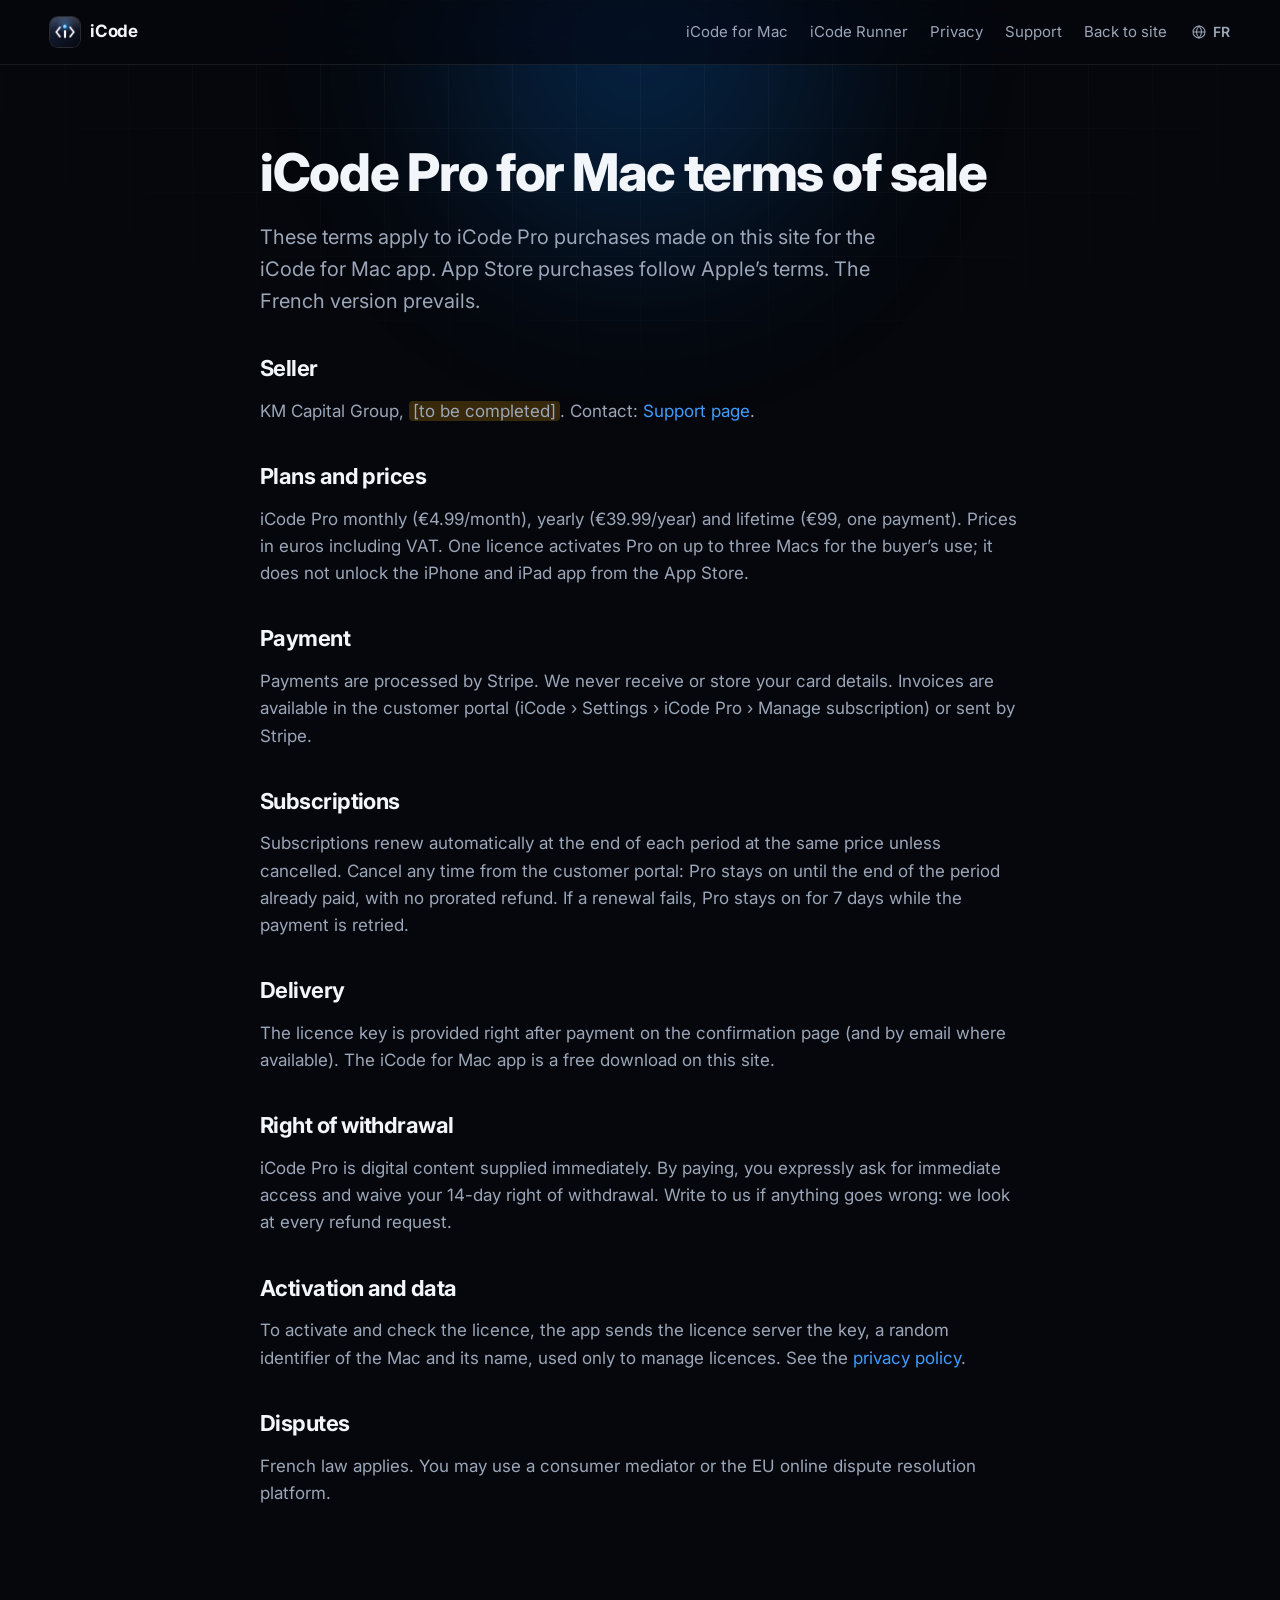
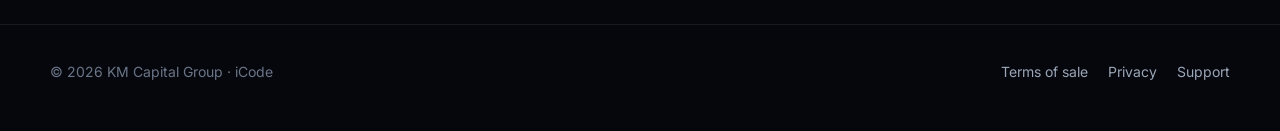
<file: en/mac/conditions/index.html>
<!doctype html>
<html lang="en">
<head>
  <meta charset="utf-8">
  <meta name="viewport" content="width=device-width, initial-scale=1">
  <title>Terms of sale · iCode</title>
  <meta name="description" content="iCode Pro for Mac terms of sale.">
  <meta name="theme-color" content="#05070C">
  <link rel="icon" type="image/png" href="../../../assets/favicon.png">
  <link rel="preconnect" href="https://fonts.googleapis.com">
  <link rel="preconnect" href="https://fonts.gstatic.com" crossorigin>
  <link rel="stylesheet" href="https://fonts.googleapis.com/css2?family=Inter:wght@400;500;600;700;800&family=JetBrains+Mono:wght@400;600&display=swap">
  <link rel="stylesheet" href="../../../assets/style.css">
</head>
<body>
<div class="backdrop" aria-hidden="true"><span class="orb o1"></span></div>
<header class="nav">
  <div class="wrap">
    <a class="brand" href="../../"><img src="../../../assets/icone.png" alt="" width="30" height="30">iCode</a>
    <nav class="nav-links" aria-label="Pages"><a href="../../mac/">iCode for Mac</a><a href="../../runner/">iCode Runner</a><a href="../../privacy/">Privacy</a><a href="../../support/">Support</a><a href="../../">Back to site</a></nav>
    <a class="lang" href="../../../mac/conditions/" hreflang="fr" lang="fr"><svg viewBox="0 0 24 24" aria-hidden="true"><circle cx="12" cy="12" r="9"/><path d="M3 12h18M12 3c2.5 2.7 3.8 5.7 3.8 9s-1.3 6.3-3.8 9c-2.5-2.7-3.8-5.7-3.8-9s1.3-6.3 3.8-9z"/></svg>FR</a>
  </div>
</header>
<main class="doc">
  <div class="wrap">
<h1>iCode Pro for Mac terms of sale</h1>
<p class="lead">These terms apply to iCode Pro purchases made on this site for the iCode for Mac app. App Store purchases follow Apple’s terms. The French version prevails.</p>
<h2>Seller</h2><p>KM Capital Group, <span style="background:rgba(255,180,0,.2);padding:0 4px;border-radius:4px">[to be completed]</span>. Contact: <a href="../../support/">Support page</a>.</p>
<h2>Plans and prices</h2><p>iCode Pro monthly (€4.99/month), yearly (€39.99/year) and lifetime (€99, one payment). Prices in euros including VAT. One licence activates Pro on up to three Macs for the buyer’s use; it does not unlock the iPhone and iPad app from the App Store.</p>
<h2>Payment</h2><p>Payments are processed by Stripe. We never receive or store your card details. Invoices are available in the customer portal (iCode › Settings › iCode Pro › Manage subscription) or sent by Stripe.</p>
<h2>Subscriptions</h2><p>Subscriptions renew automatically at the end of each period at the same price unless cancelled. Cancel any time from the customer portal: Pro stays on until the end of the period already paid, with no prorated refund. If a renewal fails, Pro stays on for 7 days while the payment is retried.</p>
<h2>Delivery</h2><p>The licence key is provided right after payment on the confirmation page (and by email where available). The iCode for Mac app is a free download on this site.</p>
<h2>Right of withdrawal</h2><p>iCode Pro is digital content supplied immediately. By paying, you expressly ask for immediate access and waive your 14-day right of withdrawal. Write to us if anything goes wrong: we look at every refund request.</p>
<h2>Activation and data</h2><p>To activate and check the licence, the app sends the licence server the key, a random identifier of the Mac and its name, used only to manage licences. See the <a href="../../privacy/">privacy policy</a>.</p>
<h2>Disputes</h2><p>French law applies. You may use a consumer mediator or the EU online dispute resolution platform.</p>
  </div>
</main>
<footer>
  <div class="wrap">
    <div>© 2026 KM Capital Group · iCode</div>
    <nav aria-label="Liens"><a href="../../mac/conditions/">Terms of sale</a><a href="../../privacy/">Privacy</a><a href="../../support/">Support</a></nav>
  </div>
</footer>
</body>
</html>
</file>
<file: assets/style.css>
/* iCode — site de présentation. Couleurs reprises de l'app : fond nuit, accent #0A84FF, verre « Liquid Glass ». */
:root {
  color-scheme: dark;
  --bg: #05070C;
  --bg-deep: #020306;
  --surface: #0D1119;
  --surface-2: #131926;
  --editor: #111318;
  --stroke: rgba(255, 255, 255, 0.08);
  --stroke-strong: rgba(255, 255, 255, 0.15);
  --text: #F2F5FA;
  --text-2: #9BA6B8;
  --text-3: #6B7588;
  --accent: #0A84FF;
  --accent-2: #409CFF;
  --accent-soft: rgba(10, 132, 255, 0.14);
  --cyan: #64D2FF;
  --violet: #8E7CFF;
  --pink: #FF6FAE;
  --green: #30D158;
  --orange: #FF9F0A;
  --radius: 20px;
  --max: 1180px;
  --font: "Inter", -apple-system, BlinkMacSystemFont, "SF Pro Text", "Segoe UI", Roboto, sans-serif;
  --font-display: "Inter", -apple-system, BlinkMacSystemFont, "SF Pro Display", "Segoe UI", Roboto, sans-serif;
  --mono: "JetBrains Mono", ui-monospace, "SF Mono", Menlo, Consolas, monospace;
  --glass: linear-gradient(180deg, rgba(255,255,255,0.075), rgba(255,255,255,0.02));
  --glass-edge: inset 0 1px 0 rgba(255,255,255,0.14), inset 0 0 0 1px rgba(255,255,255,0.06);
  --ease: cubic-bezier(.2, .7, .2, 1);
}

*, *::before, *::after { box-sizing: border-box; }
html { scroll-behavior: smooth; -webkit-text-size-adjust: 100%; }
body {
  margin: 0;
  background: var(--bg);
  color: var(--text);
  font: 17px/1.6 var(--font);
  -webkit-font-smoothing: antialiased;
  overflow-x: hidden;
}
img { max-width: 100%; height: auto; display: block; }
a { color: var(--accent-2); text-decoration: none; }
a:hover { text-decoration: underline; }
:focus-visible { outline: 2px solid var(--accent); outline-offset: 3px; border-radius: 6px; }
kbd {
  font: 600 13px/1 var(--mono); color: var(--text);
  display: inline-flex; align-items: center; justify-content: center; min-width: 26px; height: 26px; padding: 0 7px;
  border-radius: 7px; background: linear-gradient(180deg, #232a37, #171c26);
  box-shadow: inset 0 1px 0 rgba(255,255,255,.12), 0 2px 0 #080a0f, 0 0 0 1px rgba(255,255,255,.07);
}

.wrap { width: min(var(--max), 100% - 32px); margin-inline: auto; }
.eyebrow {
  display: inline-flex; align-items: center; gap: 8px;
  font-size: 13px; font-weight: 600; letter-spacing: .08em; text-transform: uppercase;
  color: var(--accent-2);
  margin-bottom: 16px;
}
h1, h2, h3 { font-family: var(--font-display); line-height: 1.08; margin: 0; letter-spacing: -0.025em; }
h2 { font-size: clamp(32px, 4.6vw, 52px); font-weight: 800; }
h3 { font-size: 20px; letter-spacing: -0.01em; font-weight: 700; }
.lead { font-size: clamp(17px, 2vw, 20px); color: var(--text-2); max-width: 660px; }
.center { text-align: center; }
.center .lead { margin-inline: auto; }
.gradient-text {
  background: linear-gradient(100deg, var(--cyan) 0%, var(--accent) 45%, var(--violet) 100%);
  -webkit-background-clip: text; background-clip: text; color: transparent;
}
.mono { font-family: var(--mono); }

/* Fond animé : halos et grille */
.backdrop { position: fixed; inset: 0; z-index: -2; pointer-events: none; overflow: hidden; }
.backdrop::before {
  content: ""; position: absolute; inset: 0;
  background-image: linear-gradient(rgba(255,255,255,.035) 1px, transparent 1px), linear-gradient(90deg, rgba(255,255,255,.035) 1px, transparent 1px);
  background-size: 64px 64px;
  mask-image: radial-gradient(ellipse 80% 60% at 50% 0%, #000 20%, transparent 75%);
  -webkit-mask-image: radial-gradient(ellipse 80% 60% at 50% 0%, #000 20%, transparent 75%);
}
.orb { position: absolute; border-radius: 50%; filter: blur(80px); opacity: .55; animation: drift 22s ease-in-out infinite alternate; }
.orb.o1 { width: 620px; height: 620px; left: 50%; top: -260px; margin-left: -310px; background: radial-gradient(circle, rgba(10,132,255,.55), transparent 65%); }
.orb.o2 { width: 480px; height: 480px; left: -140px; top: 220px; background: radial-gradient(circle, rgba(100,210,255,.28), transparent 65%); animation-duration: 28s; }
.orb.o3 { width: 520px; height: 520px; right: -160px; top: 120px; background: radial-gradient(circle, rgba(142,124,255,.32), transparent 65%); animation-duration: 25s; }
@keyframes drift { to { transform: translate3d(40px, 60px, 0) scale(1.08); } }

/* Navigation (verre) */
.nav {
  position: sticky; top: 0; z-index: 50;
  backdrop-filter: saturate(170%) blur(20px);
  -webkit-backdrop-filter: saturate(170%) blur(20px);
  background: rgba(5, 7, 12, 0.66);
  border-bottom: 1px solid var(--stroke);
}
.nav .wrap { display: flex; align-items: center; gap: 24px; height: 64px; }
.brand { display: flex; align-items: center; gap: 10px; color: var(--text); font-weight: 700; font-size: 17px; letter-spacing: -0.01em; }
.brand:hover { text-decoration: none; }
.brand img { width: 30px; height: 30px; border-radius: 8px; box-shadow: 0 0 0 1px var(--stroke-strong); }
.nav-links { display: flex; gap: 22px; margin-left: auto; font-size: 15px; }
.nav-links a { color: var(--text-2); transition: color .15s ease; }
.nav-links a:hover { color: var(--text); text-decoration: none; }
.lang { display: inline-flex; align-items: center; gap: 6px; font-size: 14px; font-weight: 600; color: var(--text-2); }
.lang svg { width: 16px; height: 16px; fill: none; stroke: currentColor; stroke-width: 1.6; }
.lang:hover { color: var(--text); text-decoration: none; }
@media (max-width: 860px) { .nav-links { display: none; } .lang { margin-left: auto; } }

/* Boutons */
.btn {
  position: relative; display: inline-flex; align-items: center; justify-content: center; gap: 9px;
  padding: 13px 24px; border-radius: 999px; font-weight: 600; font-size: 16px;
  border: 1px solid transparent; transition: transform .2s var(--ease), background .2s ease, box-shadow .2s ease;
  white-space: nowrap; cursor: pointer;
}
.btn:hover { text-decoration: none; transform: translateY(-1px); }
.btn-primary {
  background: linear-gradient(180deg, #3D9DFF, var(--accent)); color: #fff;
  box-shadow: inset 0 1px 0 rgba(255,255,255,.35), 0 10px 34px rgba(10,132,255,.38);
}
.btn-primary:hover { box-shadow: inset 0 1px 0 rgba(255,255,255,.35), 0 14px 44px rgba(10,132,255,.55); }
.btn-ghost { background: rgba(255,255,255,0.05); color: var(--text); border-color: var(--stroke-strong); box-shadow: var(--glass-edge); backdrop-filter: blur(12px); -webkit-backdrop-filter: blur(12px); }
.btn-ghost:hover { background: rgba(255,255,255,0.09); }
.btn-sm { padding: 8px 16px; font-size: 14px; }
.btn svg { width: 18px; height: 18px; }

/* Hero */
.hero { position: relative; padding: 84px 0 40px; text-align: center; isolation: isolate; }
.hero-icon {
  position: relative; width: 112px; height: 112px; margin: 0 auto 28px; border-radius: 26px;
  box-shadow: 0 24px 70px rgba(0,0,0,.6), 0 0 0 1px var(--stroke-strong), 0 0 90px rgba(10,132,255,.35);
  animation: float 6s ease-in-out infinite;
}
@keyframes float { 50% { transform: translateY(-8px); } }
.hero h1 { font-size: clamp(46px, 8.4vw, 96px); font-weight: 800; letter-spacing: -0.045em; line-height: 1.0; }
.hero .lead { margin: 24px auto 0; font-size: clamp(18px, 2.3vw, 22px); max-width: 720px; }
.hero-cta { display: flex; gap: 12px; justify-content: center; flex-wrap: wrap; margin-top: 36px; }
.hero-note { margin-top: 16px; font-size: 14px; color: var(--text-3); }
.pill {
  display: inline-flex; align-items: center; gap: 10px; padding: 6px 14px 6px 6px; margin-bottom: 26px;
  border-radius: 999px; font-size: 14px; color: var(--text-2);
  background: var(--glass); box-shadow: var(--glass-edge);
}
.pill b { font-size: 12px; color: #fff; background: var(--accent); padding: 3px 9px; border-radius: 999px; letter-spacing: .02em; }

/* Scène du hero : iPad + iPhone */
.stage { position: relative; margin: 72px auto 0; max-width: 1080px; perspective: 2000px; }
.ipad {
  position: relative; border-radius: 34px; padding: 14px;
  background: linear-gradient(145deg, #2a2f3a, #0d1016 40%, #1b1f28);
  box-shadow: 0 60px 140px rgba(0,0,0,.7), 0 0 0 1px rgba(255,255,255,.12), inset 0 0 0 1px rgba(255,255,255,.06), 0 0 160px rgba(10,132,255,.18);
  transform: rotateX(14deg) scale(.96); transform-origin: 50% 0; transition: transform 1s var(--ease);
}
.stage.is-flat .ipad { transform: rotateX(0) scale(1); }
.ipad-screen { position: relative; border-radius: 22px; overflow: hidden; background: #0B0D12; aspect-ratio: 1194 / 834; }
.iphone {
  position: absolute; right: -36px; bottom: -48px; width: 23%; min-width: 170px; border-radius: 40px; padding: 9px;
  background: linear-gradient(145deg, #3a404c, #0d1016 45%, #20252f);
  box-shadow: 0 40px 90px rgba(0,0,0,.75), 0 0 0 1px rgba(255,255,255,.14);
  transform: translateY(40px) rotate(4deg); opacity: 0; transition: transform 1.2s var(--ease) .3s, opacity 1s ease .3s;
}
.stage.is-ready .iphone { transform: translateY(0) rotate(4deg); opacity: 1; }
.iphone img { border-radius: 32px; }
@media (max-width: 760px) { .iphone { display: none; } .ipad { border-radius: 22px; padding: 8px; } .ipad-screen { border-radius: 15px; aspect-ratio: 3 / 4; } .stage { margin-top: 48px; } }
@media (prefers-reduced-motion: reduce) { .ipad, .iphone { transform: none !important; transition: none; opacity: 1; } .hero-icon, .orb { animation: none; } }

/* Démo animée de l'éditeur (nouvelle interface : code plein écran, interface en verre flottant) */
.demo {
  position: absolute; inset: 0; overflow: hidden; text-align: left; color: #E8ECF3; font: 12px/1.4 var(--font);
  background: radial-gradient(70% 60% at 78% -10%, rgba(10,132,255,.24), transparent 60%), radial-gradient(60% 60% at 10% 110%, rgba(175,82,222,.2), transparent 60%), #0B0D12;
  --side: 23%;
}
.demo svg { width: 15px; height: 15px; fill: none; stroke: currentColor; stroke-width: 1.8; stroke-linecap: round; stroke-linejoin: round; flex: none; }
.dg {
  background: rgba(255,255,255,.07); backdrop-filter: blur(22px) saturate(160%); -webkit-backdrop-filter: blur(22px) saturate(160%);
  border: 1px solid rgba(255,255,255,.14); box-shadow: inset 0 1px 0 rgba(255,255,255,.18), 0 10px 28px rgba(0,0,0,.35);
}
.demo .dim { color: #9AA4B5; }
.demo .row { display: flex; align-items: center; }
.code { position: absolute; inset: 0; padding: 92px 70px 0 calc(var(--side) + 28px); font: 12px/19px var(--mono); color: #DDE3EE; font-variant-ligatures: none; font-feature-settings: "calt" 0, "liga" 0; }
.crumbs { position: absolute; top: 60px; left: calc(var(--side) + 66px); font: 11px var(--font); color: #9AA4B5; display: flex; gap: 6px; align-items: center; }
.crumbs b { font-weight: 500; color: #E8ECF3; }
.crumbs i { font-style: normal; color: #6BDFFF; }
.ln { display: flex; white-space: pre; height: 19px; border-left: 3px solid transparent; }
.ln > b { width: 34px; flex: none; font-weight: 400; color: #6B7588; text-align: right; margin-right: 16px; }
.ln.add { border-left-color: #30D158; }
.ln.cur { background: rgba(255,255,255,.05); }
.ln.cur > b { color: #fff; }
.lens { margin-left: 16px; display: inline-flex; align-items: center; gap: 7px; height: 18px; padding: 0 3px 0 9px; border-radius: 9px; font: 500 10.5px var(--font); color: #FFB340; background: rgba(255,159,10,.14); white-space: nowrap; }
.lens u { text-decoration: none; background: #FF9F0A; color: #1A1200; font-weight: 600; border-radius: 7px; padding: 0 7px; line-height: 14px; font-size: 10px; }
.caret { display: inline-block; width: 2px; height: 15px; margin-bottom: -3px; background: var(--accent); animation: blink 1s steps(1) infinite; }
@keyframes blink { 50% { opacity: 0; } }
.k { color: #FF7AB2; } .f { color: #A9B7FF; } .s { color: #FFA14F; } .n { color: #D9C97C; } .c { color: #7F8C98; font-style: italic; } .t { color: #6BDFFF; } .p { color: #6BDFFF; }
.sq { text-decoration: underline wavy #FF9F0A; text-underline-offset: 4px; }
.side { position: absolute; left: 10px; top: 10px; bottom: 10px; width: var(--side); border-radius: 22px; padding: 11px; display: flex; flex-direction: column; gap: 10px; }
.proj { display: flex; align-items: center; gap: 9px; }
.proj > span:first-child { width: 30px; height: 30px; border-radius: 9px; background: linear-gradient(135deg, #0A84FF, #5E5CE6); display: grid; place-items: center; font-weight: 700; font-size: 14px; }
.proj strong { display: block; font-size: 12.5px; }
.proj small { font-size: 10.5px; }
.seg4 { display: flex; padding: 3px; border-radius: 16px; background: rgba(0,0,0,.28); }
.seg4 span { flex: 1; height: 26px; border-radius: 13px; display: grid; place-items: center; color: #9AA4B5; position: relative; transition: background .3s ease, color .3s ease; }
.seg4 span.on { background: rgba(255,255,255,.14); color: #fff; }
.seg4 em { position: absolute; top: 1px; right: 22%; min-width: 13px; height: 13px; border-radius: 7px; background: #FF9F0A; color: #1A1200; font: 700 8.5px/13px var(--font); text-align: center; font-style: normal; }
.panes { position: relative; flex: 1; }
.pane { position: absolute; inset: 0; display: flex; flex-direction: column; gap: 2px; transition: opacity .35s ease, transform .35s var(--ease); }
.pane.hidden { opacity: 0; transform: translateX(-10px); pointer-events: none; }
.pane h6 { margin: 2px 8px 5px; font-size: 9.5px; letter-spacing: .07em; color: #9AA4B5; }
.fi { display: flex; align-items: center; gap: 7px; height: 26px; padding: 0 8px; border-radius: 8px; font-size: 11.5px; white-space: nowrap; }
.fi.sel { background: rgba(10,132,255,.22); color: #fff; }
.fi.in { padding-left: 24px; }
.tg { width: 15px; height: 15px; border-radius: 4px; font: 700 8px var(--font); display: grid; place-items: center; color: #0B0D12; flex: none; }
.bdg { margin-left: auto; font: 600 9.5px var(--mono); }
.bdg.m { color: #FFB340; } .bdg.a { color: #30D158; }
.dstat { margin-left: auto; font: 600 9.5px var(--mono); }
.dstat b { color: #30D158; font-weight: 600; } .dstat i { color: #FF6961; font-style: normal; margin-left: 4px; }
.ck { width: 15px; height: 15px; border-radius: 8px; background: var(--accent); display: grid; place-items: center; flex: none; }
.ck svg { width: 9px; height: 9px; stroke: #fff; stroke-width: 3; }
.branch { display: flex; align-items: center; gap: 8px; padding: 7px 9px; border-radius: 12px; background: rgba(0,0,0,.28); margin-bottom: 6px; }
.branch small { display: block; font-size: 9.5px; color: #9AA4B5; }
.branch strong { font-size: 11.5px; }
.msg { margin-top: auto; padding: 9px; border-radius: 14px; background: rgba(0,0,0,.28); min-height: 42px; }
.msg strong { display: block; font-size: 11.5px; min-height: 15px; }
.msg strong:empty::before { content: attr(data-placeholder); color: #6B7588; font-weight: 500; }
.msg small { font-size: 10px; color: #9AA4B5; }
.cta { display: flex; align-items: center; justify-content: center; gap: 8px; height: 40px; border-radius: 14px; background: var(--accent); color: #fff; font-weight: 600; font-size: 12px; box-shadow: 0 8px 22px rgba(10,132,255,.45); transition: transform .15s ease, opacity .3s ease; }
.cta small { display: block; font-weight: 500; font-size: 9.5px; opacity: .9; }
.cta.off { opacity: .45; box-shadow: none; }
.cta.pressed { transform: scale(.95); }
.topbar { position: absolute; top: 10px; left: calc(var(--side) + 20px); right: 10px; height: 38px; display: flex; justify-content: space-between; gap: 10px; }
.topbar > div { border-radius: 19px; height: 38px; display: flex; align-items: center; padding: 4px; gap: 2px; }
.chip2 { display: flex; align-items: center; gap: 6px; height: 30px; padding: 0 11px; border-radius: 15px; font-size: 11px; color: #9AA4B5; white-space: nowrap; }
.chip2.on { background: rgba(255,255,255,.14); color: #fff; font-weight: 600; }
.chip2 i { width: 6px; height: 6px; border-radius: 3px; background: #FF9F0A; }
.srch { flex: 0 1 30%; padding: 0 14px !important; gap: 8px !important; color: #9AA4B5; font-size: 11.5px; white-space: nowrap; overflow: hidden; }
.ib2 { width: 30px; height: 30px; border-radius: 15px; display: grid; place-items: center; color: #E8ECF3; }
.ib2.run { background: #30D158; color: #04210D; }
.ib2.run svg { fill: currentColor; stroke: none; }
.spill { position: absolute; left: calc(var(--side) + 20px); right: 0; bottom: 12px; display: flex; justify-content: center; }
.spill > div { height: 34px; border-radius: 17px; padding: 0 5px; display: flex; align-items: center; gap: 2px; font-size: 11px; white-space: nowrap; }
.spill span.it { display: flex; align-items: center; gap: 6px; height: 26px; padding: 0 10px; border-radius: 13px; }
.spill .sep { width: 1px; height: 16px; background: rgba(255,255,255,.18); }
.spill .up { color: #64B5FF; font-weight: 600; }
.spill .warn { color: #FFB340; }
.spill .ok { color: #30D158; }
.popup {
  position: absolute; z-index: 3; width: 260px; border-radius: 13px; padding: 5px; font: 11.5px var(--mono);
  background: rgba(22,26,36,.82); backdrop-filter: blur(22px); -webkit-backdrop-filter: blur(22px);
  border: 1px solid rgba(255,255,255,.14); box-shadow: inset 0 1px 0 rgba(255,255,255,.14), 0 18px 44px rgba(0,0,0,.5);
  opacity: 0; transform: translateY(-4px) scale(.98); transform-origin: 0 0; transition: opacity .18s ease, transform .18s var(--ease);
}
.popup.show { opacity: 1; transform: none; }
.popup div { display: flex; align-items: center; gap: 8px; height: 25px; padding: 0 8px; border-radius: 7px; color: #DDE3EE; }
.popup div.on { background: rgba(10,132,255,.32); }
.popup em { margin-left: auto; font: 10.5px var(--font); color: #9AA4B5; font-style: normal; }
.minimap { position: absolute; right: 14px; top: 96px; width: 40px; display: flex; flex-direction: column; gap: 3px; opacity: .7; }
.minimap i { height: 2.5px; border-radius: 2px; background: #8C97A8; }
.toast {
  position: absolute; z-index: 5; top: 56px; left: calc(50% + var(--side) / 2); display: flex; align-items: center; gap: 10px;
  padding: 8px 16px 8px 9px; border-radius: 999px; font: 600 12px/1.2 var(--font); color: #fff; white-space: nowrap;
  background: rgba(0,0,0,.82); box-shadow: 0 16px 40px rgba(0,0,0,.5), 0 0 0 1px rgba(255,255,255,.1);
  transform: translate(-50%, -16px) scale(.85); opacity: 0; transition: all .5s cubic-bezier(.3,1.4,.4,1);
}
.toast.show { transform: translate(-50%, 0) scale(1); opacity: 1; }
.toast .ring { width: 22px; height: 22px; border-radius: 50%; display: grid; place-items: center; background: var(--accent); }
.toast .ring.ok { background: var(--green); }
.toast .ring svg { width: 12px; height: 12px; stroke: #fff; stroke-width: 2.6; }
.toast small { display: block; font-weight: 500; color: var(--text-2); font-size: 10.5px; }
@media (max-width: 760px) {
  .demo { --side: 0px; font-size: 10px; }
  .side, .minimap, .srch, .topbar .acts { display: none !important; }
  .code { padding: 70px 10px 0 4px; font-size: 9.5px; line-height: 15px; }
  .ln { height: 15px; } .ln > b { width: 22px; margin-right: 9px; }
  .crumbs { top: 48px; left: 34px; font-size: 9.5px; }
  .topbar { left: 8px; right: 8px; top: 8px; height: 32px; }
  .topbar > div { height: 32px; }
  .chip2 { height: 24px; padding: 0 8px; font-size: 9.5px; }
  .spill { left: 0; bottom: 8px; } .spill > div { height: 28px; font-size: 9.5px; } .spill span.it { padding: 0 7px; height: 22px; }
  .spill .hide-sm { display: none; }
  .popup { width: 190px; font-size: 9.5px; } .popup div { height: 20px; }
  .lens { font-size: 8.5px; margin-left: 8px; } .lens u { display: none; }
  .toast { top: 46px; left: 50%; font-size: 10.5px; }
}

/* Bande de chiffres */
.stats { display: grid; grid-template-columns: repeat(4, 1fr); gap: 1px; margin-top: 110px; background: var(--stroke); border: 1px solid var(--stroke); border-radius: var(--radius); overflow: hidden; }
.stat { background: rgba(5,7,12,.92); padding: 28px 20px; text-align: center; }
.stat strong { display: block; font-family: var(--font-display); font-size: 34px; letter-spacing: -0.03em; font-weight: 800; }
.stat span { font-size: 14px; color: var(--text-2); }
@media (max-width: 760px) { .stats { grid-template-columns: repeat(2, 1fr); margin-top: 60px; } }

/* Sections */
section { padding: 120px 0; position: relative; }
.section-head { margin-bottom: 60px; }
.section-head .lead { margin-top: 18px; }
.alt { background: linear-gradient(180deg, rgba(13,17,25,.55) 0%, rgba(2,3,6,.85) 100%); border-top: 1px solid var(--stroke); border-bottom: 1px solid var(--stroke); }
@media (max-width: 760px) { section { padding: 84px 0; } }

/* Cartes (verre) */
.grid-3 { display: grid; grid-template-columns: repeat(3, 1fr); gap: 18px; }
@media (max-width: 960px) { .grid-3 { grid-template-columns: repeat(2, 1fr); } }
@media (max-width: 620px) { .grid-3 { grid-template-columns: 1fr; } }
.card {
  position: relative; background: var(--glass); border-radius: var(--radius); padding: 28px;
  box-shadow: var(--glass-edge); transition: transform .3s var(--ease), box-shadow .3s ease; overflow: hidden;
}
.card::before {
  content: ""; position: absolute; inset: 0; border-radius: inherit; pointer-events: none; opacity: 0; transition: opacity .3s ease;
  background: radial-gradient(400px circle at var(--mx, 50%) var(--my, 0%), rgba(10,132,255,.16), transparent 45%);
}
.card:hover { transform: translateY(-3px); box-shadow: var(--glass-edge), 0 20px 50px rgba(0,0,0,.35); }
.card:hover::before { opacity: 1; }
.card p { color: var(--text-2); margin: 10px 0 0; font-size: 16px; }
.icon {
  width: 46px; height: 46px; border-radius: 13px; display: grid; place-items: center; margin-bottom: 18px;
  background: var(--accent-soft); color: var(--accent-2); box-shadow: inset 0 1px 0 rgba(255,255,255,.1);
}
.icon svg { width: 24px; height: 24px; }
.icon.cyan { background: rgba(100,210,255,.12); color: var(--cyan); }
.icon.violet { background: rgba(142,124,255,.14); color: var(--violet); }
.icon.green { background: rgba(48,209,88,.12); color: var(--green); }
.icon.orange { background: rgba(255,159,10,.12); color: var(--orange); }
.icon.pink { background: rgba(255,111,174,.12); color: var(--pink); }

/* Blocs fonctionnalité (texte + capture) */
.feature { display: grid; grid-template-columns: 1fr 1fr; gap: 72px; align-items: center; }
.feature + .feature { margin-top: 130px; }
.feature.reverse .feature-text { order: 2; }
.feature-text h2 { font-size: clamp(30px, 3.8vw, 44px); }
.feature-text .lead { margin-top: 16px; font-size: 18px; }
.checks { list-style: none; padding: 0; margin: 26px 0 0; display: grid; gap: 12px; }
.checks li { position: relative; padding-left: 32px; color: var(--text-2); font-size: 16px; }
.checks li::before {
  content: ""; position: absolute; left: 0; top: 3px; width: 20px; height: 20px; border-radius: 50%;
  background: var(--accent-soft) url("data:image/svg+xml,%3Csvg xmlns='http://www.w3.org/2000/svg' viewBox='0 0 20 20'%3E%3Cpath d='M6 10.5l2.6 2.6L14.5 7' fill='none' stroke='%23409CFF' stroke-width='2' stroke-linecap='round' stroke-linejoin='round'/%3E%3C/svg%3E") center/20px no-repeat;
}
.checks kbd { margin-left: 4px; height: 22px; min-width: 22px; font-size: 11.5px; }
.device-shot { position: relative; display: flex; justify-content: center; }
.device-shot::before { content: ""; position: absolute; inset: 10% 5%; background: radial-gradient(closest-side, rgba(10,132,255,.35), transparent); filter: blur(30px); z-index: -1; }
.tablet { width: min(100%, 470px); border-radius: 30px; padding: 11px; background: linear-gradient(145deg, #2a2f3a, #0d1016 40%, #1b1f28); box-shadow: 0 40px 100px rgba(0,0,0,.65), 0 0 0 1px rgba(255,255,255,.12); }
.tablet img { border-radius: 20px; }
.phone { width: min(100%, 280px); border-radius: 44px; padding: 10px; background: linear-gradient(145deg, #3a404c, #0d1016 45%, #20252f); box-shadow: 0 40px 100px rgba(0,0,0,.65), 0 0 0 1px rgba(255,255,255,.14); }
.phone img { border-radius: 35px; }
.duo { position: relative; }
.duo .phone { position: absolute; right: -10px; bottom: -40px; width: 42%; }
@media (max-width: 900px) {
  .feature { grid-template-columns: 1fr; gap: 40px; }
  .feature.reverse .feature-text { order: 0; }
  .feature + .feature { margin-top: 96px; }
  .duo .phone { right: 0; }
}

/* Clavier */
.keys { display: grid; grid-template-columns: repeat(3, 1fr); gap: 12px; }
@media (max-width: 900px) { .keys { grid-template-columns: repeat(2, 1fr); } }
@media (max-width: 560px) { .keys { grid-template-columns: 1fr; } }
.key {
  display: flex; align-items: center; justify-content: space-between; gap: 12px; padding: 16px 18px; border-radius: 16px;
  background: var(--glass); box-shadow: var(--glass-edge); font-size: 15px; color: var(--text-2);
  transition: transform .25s var(--ease), box-shadow .25s ease, color .25s ease;
}
.key span:last-child { display: flex; gap: 5px; flex: none; }
.key.hit { color: var(--text); transform: scale(1.03); box-shadow: inset 0 0 0 1px var(--accent), 0 0 0 4px rgba(10,132,255,.18), 0 18px 40px rgba(10,132,255,.25); }
.key-hint { text-align: center; margin-top: 30px; color: var(--text-3); font-size: 15px; }
.key-hint kbd { margin: 0 2px; }
.keybar { display: flex; gap: 6px; justify-content: center; flex-wrap: wrap; margin: 0 auto 56px; padding: 10px; max-width: 720px; width: fit-content; border-radius: 18px; background: var(--glass); box-shadow: var(--glass-edge); }
.keybar kbd { height: 38px; min-width: 38px; font-size: 16px; border-radius: 10px; }

/* Git : graphe animé */
.graph-card { padding: 30px; border-radius: 24px; background: var(--glass); box-shadow: var(--glass-edge); }
.graph svg { width: 100%; height: auto; overflow: visible; }
.graph .edge { fill: none; stroke-width: 3; stroke-linecap: round; stroke-dasharray: 600; stroke-dashoffset: 600; transition: stroke-dashoffset 1.8s var(--ease); }
.graph .node { transform-box: fill-box; transform-origin: center; transform: scale(0); transition: transform .5s var(--ease); }
.graph.is-visible .edge { stroke-dashoffset: 0; }
.graph.is-visible .node { transform: scale(1); }
.graph text { font: 500 13px var(--font); fill: var(--text-2); }
.graph text.mono { font-family: var(--mono); font-size: 12px; fill: var(--text-3); }
.graph-legend { display: flex; flex-wrap: wrap; gap: 8px; margin-top: 22px; }
.chip { display: inline-flex; align-items: center; gap: 8px; padding: 8px 14px; border-radius: 999px; font-size: 14px; background: rgba(255,255,255,.04); box-shadow: inset 0 0 0 1px var(--stroke-strong); color: var(--text-2); }
.chip i { width: 8px; height: 8px; border-radius: 50%; }

/* IA */
.providers { display: grid; gap: 10px; }
.provider {
  display: flex; align-items: center; gap: 14px; padding: 14px 18px; border-radius: 16px; background: var(--glass); box-shadow: var(--glass-edge);
}
.provider .mark { width: 34px; height: 34px; border-radius: 10px; display: grid; place-items: center; font: 800 14px var(--font); color: #fff; flex: none; }
.provider strong { font-size: 15px; }
.provider small { display: block; color: var(--text-3); font-size: 13px; font-family: var(--mono); }
.provider .state { margin-left: auto; font-size: 12px; font-weight: 600; padding: 4px 10px; border-radius: 999px; color: var(--green); background: rgba(48,209,88,.12); white-space: nowrap; }
.provider .state.off { color: var(--text-3); background: rgba(255,255,255,.05); }
.ai-off { display: flex; align-items: center; gap: 14px; margin-top: 18px; padding: 16px 18px; border-radius: 16px; background: rgba(255,255,255,.025); box-shadow: inset 0 0 0 1px var(--stroke); color: var(--text-2); font-size: 15px; }
.toggle { flex: none; width: 46px; height: 28px; border-radius: 999px; background: rgba(255,255,255,.14); position: relative; }
.toggle::after { content: ""; position: absolute; top: 3px; left: 3px; width: 22px; height: 22px; border-radius: 50%; background: #fff; box-shadow: 0 2px 6px rgba(0,0,0,.4); }

/* Apple : Dynamic Island, widgets */
.island-stage { display: grid; grid-template-columns: 1.1fr 1fr; gap: 18px; }
@media (max-width: 900px) { .island-stage { grid-template-columns: 1fr; } }
.island-card { position: relative; min-height: 360px; border-radius: 28px; overflow: hidden; background: radial-gradient(120% 90% at 30% 0%, #183a6b 0%, #0b1426 45%, #06080d 100%); box-shadow: var(--glass-edge); display: flex; flex-direction: column; align-items: center; padding: 26px; }
.island {
  position: relative; margin-top: 8px; height: 37px; width: 126px; border-radius: 22px; background: #000;
  display: flex; align-items: center; justify-content: space-between; padding: 0 12px; color: #fff; overflow: hidden;
  transition: width .6s cubic-bezier(.3,1.4,.4,1), height .6s cubic-bezier(.3,1.4,.4,1), border-radius .6s ease;
  box-shadow: 0 10px 30px rgba(0,0,0,.6);
}
.island .l, .island .r { display: flex; align-items: center; gap: 6px; font: 600 12px var(--font); opacity: 0; transition: opacity .3s ease; }
.island .l svg { width: 15px; height: 15px; stroke: var(--accent-2); fill: none; stroke-width: 2.2; }
.island.compact { width: 210px; }
.island.compact .l, .island.compact .r { opacity: 1; }
.island.expanded { width: min(92%, 360px); height: 132px; border-radius: 40px; align-items: flex-start; padding: 18px 22px; }
.island .full { position: absolute; inset: 18px 22px; opacity: 0; transition: opacity .3s ease .15s; text-align: left; }
.island.expanded .l, .island.expanded .r { opacity: 0; }
.island.expanded .full { opacity: 1; }
.full .row { display: flex; align-items: center; gap: 10px; font: 600 14px var(--font); }
.full .row small { margin-left: auto; color: var(--text-2); font-weight: 500; font-size: 12px; }
.full .appi { width: 30px; height: 30px; border-radius: 8px; }
.full .meta { margin-top: 10px; font: 12px var(--mono); color: var(--text-2); }
.bar { margin-top: 12px; height: 6px; border-radius: 999px; background: rgba(255,255,255,.14); overflow: hidden; }
.bar i { display: block; height: 100%; width: 0; border-radius: inherit; background: linear-gradient(90deg, var(--accent), var(--cyan)); transition: width 2.2s var(--ease); }
.island.done .bar i { background: var(--green); }
.island-caption { margin-top: auto; text-align: center; }
.island-caption p { color: var(--text-2); font-size: 15px; margin: 8px 0 0; }
.widgets { display: grid; grid-template-columns: 1fr 1fr; gap: 18px; }
.widget { border-radius: 26px; padding: 18px; min-height: 170px; background: var(--glass); box-shadow: var(--glass-edge); backdrop-filter: blur(20px); -webkit-backdrop-filter: blur(20px); display: flex; flex-direction: column; }
.widget small { color: var(--text-3); font-size: 12px; font-weight: 600; text-transform: uppercase; letter-spacing: .06em; }
.widget strong { font-size: 22px; margin-top: 6px; letter-spacing: -0.02em; line-height: 1.15; }
.widget .mono { font-size: 12px; color: var(--text-2); margin-top: auto; }
.widget.wide { grid-column: span 2; min-height: 0; }
.spark { display: flex; align-items: flex-end; gap: 5px; height: 54px; margin-top: auto; }
.spark i { flex: 1; border-radius: 4px; background: linear-gradient(180deg, var(--accent-2), rgba(10,132,255,.25)); }
.glass-demo { position: relative; border-radius: 28px; overflow: hidden; min-height: 300px; margin-top: 18px; }

/* Galerie */
.gallery-tabs { display: flex; flex-wrap: wrap; gap: 8px; justify-content: center; margin-bottom: 34px; }
.gallery-tabs button {
  font: inherit; font-size: 15px; color: var(--text-2); background: rgba(255,255,255,.03); cursor: pointer;
  border: 0; box-shadow: inset 0 0 0 1px var(--stroke); border-radius: 999px; padding: 8px 16px; transition: all .2s ease;
}
.gallery-tabs button:hover { color: var(--text); box-shadow: inset 0 0 0 1px var(--stroke-strong); }
.gallery-tabs button[aria-selected="true"] { background: var(--accent); color: #fff; box-shadow: 0 8px 24px rgba(10,132,255,.4); font-weight: 600; }
.gallery-stage { display: flex; flex-direction: column; align-items: center; }
.gallery-stage figure { margin: 0; width: 100%; display: flex; flex-direction: column; align-items: center; }
.gallery-stage figcaption { text-align: center; color: var(--text-2); margin-top: 26px; font-size: 16px; min-height: 26px; max-width: 620px; }
.seg { display: inline-flex; padding: 4px; border-radius: 999px; background: rgba(255,255,255,.05); box-shadow: inset 0 0 0 1px var(--stroke); margin-bottom: 18px; }
.seg button { font: 600 14px var(--font); color: var(--text-2); background: none; border: 0; padding: 8px 18px; border-radius: 999px; cursor: pointer; }
.seg button[aria-pressed="true"] { background: rgba(255,255,255,.12); color: var(--text); box-shadow: inset 0 1px 0 rgba(255,255,255,.12); }
.seg button { transition: background .25s ease, color .25s ease; display: inline-flex; align-items: center; gap: 8px; }

/* Galerie : appareil, orientation, transitions. */
.gallery-controls { display: flex; flex-wrap: wrap; gap: 10px; justify-content: center; margin-bottom: 18px; }
.gallery-controls .seg { margin-bottom: 0; }
.ori-ico { display: inline-block; border: 1.6px solid currentColor; border-radius: 3px; transition: transform .4s var(--ease); }
.ori-ico.port { width: 9px; height: 14px; }
.ori-ico.land { width: 14px; height: 9px; }
.seg-ori button:hover .ori-ico.port { transform: rotate(-90deg); }
.seg-ori button:hover .ori-ico.land { transform: rotate(90deg); }
.gallery-stage .frame { cursor: pointer; transition: width .7s var(--ease), transform .75s cubic-bezier(.3,.8,.25,1), opacity .32s ease, filter .32s ease; will-change: transform; }
.gallery-stage .frame.tablet.land { width: min(100%, 860px); }
.gallery-stage .frame.tablet.port { width: min(100%, 480px); }
.gallery-stage .frame.phone.port { width: min(100%, 300px); }
.gallery-stage .frame.phone.land { width: min(100%, 640px); border-radius: 40px; }
/* Fenêtre Mac : barre de titre et boutons, sans cadre d'appareil */
.gallery-stage .frame.mac-frame { width: min(100%, 980px); border-radius: 14px; padding: 30px 0 0; }
.mac-frame, .macwin { background: radial-gradient(circle at 18px 15px, #FF5F57 5.5px, transparent 6px), radial-gradient(circle at 38px 15px, #FEBC2E 5.5px, transparent 6px), radial-gradient(circle at 58px 15px, #28C840 5.5px, transparent 6px), linear-gradient(#2a2d35, #23262d 30px, #0B0D12 30px); box-shadow: 0 50px 120px rgba(0,0,0,.7), 0 0 0 1px rgba(255,255,255,.14), 0 0 120px rgba(10,132,255,.15); }
.gallery-stage .mac-frame .screen { border-radius: 0 0 13px 13px; }
.seg-ori { transition: opacity .3s ease; }
.seg-ori.is-off { opacity: .35; pointer-events: none; }
.macwin { padding-top: 30px; }
.macwin img { display: block; width: 100%; height: auto; }
.mac-grid { margin-top: 56px; }
.gallery-stage .frame.leaving { opacity: 0; transform: translateY(18px) scale(.94); filter: blur(6px); }
.gallery-stage .frame.entering { opacity: 0; transform: translateY(-14px) scale(1.04); transition: none; }
.gallery-stage .screen { position: relative; overflow: hidden; border-radius: inherit; transition: aspect-ratio .7s var(--ease); }
.gallery-stage .tablet .screen { border-radius: 20px; }
.gallery-stage .tablet.land .screen { border-radius: 19px; }
.gallery-stage .phone .screen { border-radius: 35px; }
.gallery-stage .phone.land .screen { border-radius: 31px; }
.gallery-stage .screen img { position: absolute; inset: 0; width: 100%; height: 100%; object-fit: cover; border-radius: 0; transition: opacity .55s ease, transform .65s var(--ease), filter .55s ease; }
.gallery-stage .screen img.is-on { opacity: 1; transform: none; }
.gallery-stage .screen img.is-in { opacity: 0; }
.gallery-stage .screen img.from-right { transform: translateX(7%) scale(.98); }
.gallery-stage .screen img.from-left { transform: translateX(-7%) scale(.98); }
.gallery-stage .screen img.from-none { transform: scale(1.03); filter: blur(4px); }
.gallery-stage .screen img.is-out { opacity: 0; }
.gallery-stage .screen img.to-left { transform: translateX(-7%) scale(.98); }
.gallery-stage .screen img.to-right { transform: translateX(7%) scale(.98); }
.gallery-stage .screen img.to-none { transform: scale(.97); filter: blur(4px); }
.gallery-stage .screen img.dim { opacity: .25; filter: blur(3px); }
.gallery-stage figcaption { transition: opacity .3s ease, transform .3s ease; }
.gallery-stage figcaption.swap { opacity: 0; transform: translateY(4px); }
/* Onglet actif : une jauge se remplit jusqu'à l'écran suivant. */
.gallery-tabs button { position: relative; overflow: hidden; }
.gallery-tabs button > span { position: relative; }
.gallery-tabs button::before { content: ""; position: absolute; inset: 0; background: rgba(255,255,255,.22); transform: scaleX(0); transform-origin: left; }
.gallery-tabs button.run::before { transform: scaleX(1); transition: transform var(--dwell, 5s) linear; }
@media (prefers-reduced-motion: reduce) {
  .gallery-stage .frame, .gallery-stage .screen, .gallery-stage .screen img { transition: none !important; }
}

/* Tarifs */
.pricing { display: grid; grid-template-columns: repeat(3, 1fr); gap: 18px; align-items: stretch; }
@media (max-width: 960px) { .pricing { grid-template-columns: 1fr; max-width: 520px; margin-inline: auto; } }
.plan { position: relative; display: flex; flex-direction: column; padding: 32px 28px; border-radius: 24px; background: var(--glass); box-shadow: var(--glass-edge); }
.plan.featured { background: linear-gradient(180deg, rgba(10,132,255,.16), rgba(10,132,255,.03)); box-shadow: inset 0 0 0 1px rgba(64,156,255,.5), inset 0 1px 0 rgba(255,255,255,.2), 0 30px 80px rgba(10,132,255,.2); }
.plan .badge { position: absolute; top: -12px; left: 28px; font-size: 11px; font-weight: 700; letter-spacing: .08em; padding: 5px 12px; border-radius: 999px; background: var(--accent); color: #fff; }
.price { font-family: var(--font-display); font-size: 44px; font-weight: 800; letter-spacing: -0.03em; margin-top: 14px; }
.price small { font-size: 16px; color: var(--text-2); font-weight: 500; letter-spacing: 0; }
.price-note { color: var(--text-3); font-size: 14px; }
.plan ul { list-style: none; padding: 0; margin: 24px 0 28px; display: grid; gap: 10px; font-size: 15px; color: var(--text-2); }
.plan li { display: flex; gap: 10px; }
.plan li::before { content: "✓"; color: var(--accent-2); font-weight: 700; }
.plan .btn { margin-top: auto; }
.pricing-foot { text-align: center; color: var(--text-3); font-size: 14px; margin-top: 30px; }

/* FAQ */
.faq { max-width: 780px; margin: 0 auto; display: grid; gap: 12px; }
.faq details { border-radius: 18px; background: var(--glass); box-shadow: var(--glass-edge); padding: 0 24px; }
.faq summary { cursor: pointer; list-style: none; padding: 20px 0; font-weight: 600; font-size: 17px; display: flex; justify-content: space-between; gap: 16px; }
.faq summary::-webkit-details-marker { display: none; }
.faq summary::after { content: "+"; font-size: 24px; line-height: 1; color: var(--accent-2); transition: transform .25s var(--ease); }
.faq details[open] summary::after { transform: rotate(45deg); }
.faq details p { margin: 0 0 22px; color: var(--text-2); }

/* Appel final */
.cta-final { position: relative; text-align: center; padding: 80px 24px; border-radius: 32px; overflow: hidden; background: radial-gradient(80% 120% at 50% 0%, rgba(10,132,255,.32), rgba(10,132,255,.04) 60%, transparent), var(--surface); box-shadow: var(--glass-edge); }
.cta-final img { width: 92px; height: 92px; margin: 0 auto 26px; border-radius: 22px; box-shadow: 0 20px 60px rgba(0,0,0,.6), 0 0 80px rgba(10,132,255,.4); }
.cta-final .lead { margin: 18px auto 32px; }

/* Pied de page */
footer { border-top: 1px solid var(--stroke); padding: 36px 0 48px; color: var(--text-3); font-size: 14px; }
footer .wrap { display: flex; justify-content: space-between; gap: 20px; flex-wrap: wrap; }
footer nav { display: flex; gap: 20px; flex-wrap: wrap; }
footer a { color: var(--text-2); }

/* Apparition au défilement */
.js .reveal { opacity: 0; transform: translateY(26px); transition: opacity .8s ease, transform .8s var(--ease); }
.js .reveal.is-visible { opacity: 1; transform: none; }
@media (prefers-reduced-motion: reduce) { .js .reveal { opacity: 1; transform: none; transition: none; } }

/* Pages simples (confidentialité, support) */
.doc { padding: 80px 0 100px; }
.doc .wrap { max-width: 760px; }
.doc h1 { font-size: clamp(36px, 5vw, 52px); font-weight: 800; margin-bottom: 12px; }
.doc h2 { font-size: 22px; margin: 40px 0 10px; font-weight: 700; }
.doc p, .doc li { color: var(--text-2); }
.doc code { font-family: var(--mono); font-size: .9em; background: rgba(255,255,255,.06); padding: 2px 6px; border-radius: 6px; }

/* Maquettes de la nouvelle interface */
.tablet.land { width: min(100%, 640px); border-radius: 28px; padding: 10px; }
.tablet.land img { border-radius: 19px; }
.feature .device-shot .tablet.land { width: min(100%, 600px); }
.fold { width: min(100%, 520px); border-radius: 36px; padding: 9px; background: linear-gradient(145deg, #3a404c, #0d1016 45%, #20252f); box-shadow: 0 40px 100px rgba(0,0,0,.65), 0 0 0 1px rgba(255,255,255,.14); }
.fold img { border-radius: 28px; }
.duo .tablet.land { margin-right: 18%; }
.duo .phone { width: 30%; bottom: -60px; }

/* Captures réelles (iPad en portrait), Runner, bases de données */
.duo .tablet:not(.land) { width: min(78%, 470px); }
.feature .device-shot .tablet:not(.land) { width: min(100%, 480px); margin-inline: auto; }
.feature .device-shot .phone { margin-inline: auto; }
.duo .tablet:not(.land) + .phone { width: 36%; right: 0; bottom: -40px; }
.sizes.two { grid-template-columns: 0.62fr 1fr; max-width: 820px; margin-inline: auto; }
.sizes.two figure:nth-child(2) { grid-column: auto; grid-row: auto; }
.feature-link { margin-top: 22px; font-weight: 600; }
.feature-link a { color: var(--accent-2); text-decoration: none; }
.feature-link a:hover { text-decoration: underline; }
.feature-text .lead code { font-family: var(--mono); font-size: .88em; padding: 1px 6px; border-radius: 6px; background: rgba(255,255,255,.07); color: #A9B7FF; }
.provider .mark img { width: 34px; height: 34px; border-radius: 10px; display: block; }
.provider .state.ro { color: #FF9F0A; background: rgba(255,159,10,.12); }
.provider .state.live { color: #fff; background: var(--accent); }
.sql-card { margin: 18px 0 0; padding: 18px 20px; border-radius: 16px; background: rgba(5,7,12,.7); box-shadow: inset 0 0 0 1px var(--stroke); font: 13.5px/1.7 var(--mono); color: var(--text-2); overflow-x: auto; white-space: pre; }
@media (max-width: 900px) { .sizes.two { grid-template-columns: 0.62fr 1fr; gap: 16px; } }
.sizes { display: grid; grid-template-columns: 0.8fr 1.5fr 1.1fr; gap: 34px; align-items: end; }
.sizes figure, figure.mac { margin: 0; display: flex; flex-direction: column; align-items: center; }
.sizes .phone, .sizes .fold, .sizes .tablet { width: 100%; }
.sizes figcaption, figure.mac figcaption { margin-top: 18px; color: var(--text-2); font-size: 15px; font-weight: 600; }
figure.mac { margin-top: 70px; }
.macwin { width: min(100%, 900px); border-radius: 14px; overflow: hidden; box-shadow: 0 50px 120px rgba(0,0,0,.7), 0 0 0 1px rgba(255,255,255,.14), 0 0 120px rgba(10,132,255,.15); }
@media (max-width: 760px) {
  .sizes { grid-template-columns: 1fr 1fr; gap: 20px; }
  .sizes figure:nth-child(2) { grid-column: span 2; grid-row: 1; }
  .duo .tablet.land { margin-right: 0; }
  .duo .phone { display: none; }
}

@media (max-width: 560px) { .db-body { grid-template-columns: 1fr; } .db-tables { flex-direction: row; flex-wrap: wrap; } .db-tables small { width: 100%; } }

/* ——— iCode pour Mac, téléchargement direct (2026-11-27) ——— */
/* Hero : la démo dans une fenêtre Mac */
.ipad.machero {
  padding: 30px 0 0; border-radius: 14px;
  background: radial-gradient(circle at 18px 15px, #FF5F57 5.5px, transparent 6px), radial-gradient(circle at 38px 15px, #FEBC2E 5.5px, transparent 6px), radial-gradient(circle at 58px 15px, #28C840 5.5px, transparent 6px), linear-gradient(#2a2d35, #23262d 30px, #0B0D12 30px);
}
.ipad.machero .ipad-screen { border-radius: 0 0 13px 13px; aspect-ratio: 16 / 10; }
.machero .wtitle { position: absolute; top: 0; left: 0; right: 0; height: 30px; display: grid; place-items: center; font: 600 12px var(--font); color: #9AA4B5; pointer-events: none; }
@media (max-width: 760px) { .ipad.machero { padding: 24px 0 0; border-radius: 12px; background-size: auto; } .ipad.machero .ipad-screen { aspect-ratio: 3 / 4; border-radius: 0 0 11px 11px; } .machero .wtitle { height: 24px; font-size: 10px; } }
.ib2.run { transition: transform .15s ease; }
.ib2.run.pressed { transform: scale(.82); }
/* Terminal intégré de la démo */
.term {
  position: absolute; z-index: 2; left: calc(var(--side) + 20px); right: 10px; bottom: 54px; height: 33%; border-radius: 16px; overflow: hidden;
  background: rgba(8,10,15,.86); display: flex; flex-direction: column;
  opacity: 0; transform: translateY(24px); transition: opacity .35s ease, transform .45s var(--ease); pointer-events: none;
}
.term.show { opacity: 1; transform: none; }
.term-bar { display: flex; align-items: center; gap: 8px; height: 30px; padding: 0 12px; border-bottom: 1px solid rgba(255,255,255,.08); font-size: 11px; color: #9AA4B5; }
.term-bar b { color: #E8ECF3; font-weight: 600; margin-right: 6px; }
.term-tab { padding: 2px 9px; border-radius: 8px; font: 10.5px var(--mono); }
.term-tab.on { background: rgba(255,255,255,.1); color: #fff; }
.term-body { flex: 1; padding: 8px 14px; font: 11.5px/17px var(--mono); color: #DDE3EE; overflow: hidden; display: flex; flex-direction: column; justify-content: flex-end; }
.tl { white-space: pre; overflow: hidden; text-overflow: ellipsis; }
.tl.dim { color: #7F8C98; } .tl.ok { color: #30D158; }
.tl.cmd i { font-style: normal; color: #64D2FF; } .tl.cmd b { color: #BF5AF2; }
@media (max-width: 760px) { .term { left: 6px; right: 6px; bottom: 50px; height: 34%; } .term-body { font-size: 9.5px; line-height: 14px; padding: 6px 10px; } }

/* Langages */
.langs { display: flex; flex-wrap: wrap; justify-content: center; gap: 10px; max-width: 980px; margin: 0 auto; }
.lang-chip { display: inline-flex; align-items: center; gap: 9px; padding: 9px 15px 9px 9px; border-radius: 999px; background: var(--glass); box-shadow: var(--glass-edge); font-size: 15px; font-weight: 500; transition: transform .25s var(--ease), box-shadow .25s ease; }
.lang-chip:hover { transform: translateY(-2px); box-shadow: var(--glass-edge), 0 10px 26px rgba(0,0,0,.35); }
.lang-chip i { width: 24px; height: 24px; border-radius: 7px; display: grid; place-items: center; font: 700 9.5px var(--mono); font-style: normal; color: #0B0D12; flex: none; }
.lang-chip.more { color: var(--text-2); padding-left: 15px; }
.templates { display: grid; grid-template-columns: repeat(4, 1fr); gap: 12px; margin-top: 56px; }
@media (max-width: 900px) { .templates { grid-template-columns: repeat(2, 1fr); } }
.tpl { padding: 18px; border-radius: 18px; background: var(--glass); box-shadow: var(--glass-edge); }
.tpl strong { display: block; font-size: 16px; } .tpl small { color: var(--text-3); font-size: 13.5px; }
.tpl i { display: inline-grid; place-items: center; width: 30px; height: 30px; border-radius: 9px; margin-bottom: 12px; font: 700 11px var(--mono); font-style: normal; color: #0B0D12; }

/* Terminal (section) */
.term-card { border-radius: 18px; overflow: hidden; background: #0A0C11; box-shadow: 0 40px 100px rgba(0,0,0,.6), 0 0 0 1px rgba(255,255,255,.1), 0 0 100px rgba(48,209,88,.08); }
.term-card .bar { display: flex; align-items: center; gap: 6px; height: 40px; margin: 0; padding: 0 14px 0 76px; border-radius: 0; background: radial-gradient(circle at 20px 20px, #FF5F57 5.5px, transparent 6px), radial-gradient(circle at 40px 20px, #FEBC2E 5.5px, transparent 6px), radial-gradient(circle at 60px 20px, #28C840 5.5px, transparent 6px), #1B1E25; overflow: visible; }
.term-card .bar span { padding: 4px 12px; border-radius: 8px; font: 12px var(--mono); color: var(--text-3); }
.term-card .bar span.on { background: rgba(255,255,255,.08); color: var(--text); }
.term-card pre { margin: 0; padding: 18px 20px 22px; font: 13px/21px var(--mono); color: #DDE3EE; overflow-x: auto; }
.term-card .p { color: #64D2FF; } .term-card .g { color: #30D158; } .term-card .d { color: #7F8C98; } .term-card .y { color: #FFD60A; } .term-card .v { color: #BF5AF2; }
.run-row { display: flex; flex-wrap: wrap; gap: 8px; margin-top: 16px; }
.run-row span { display: inline-flex; align-items: center; gap: 7px; padding: 7px 12px; border-radius: 10px; font: 12.5px var(--mono); background: rgba(255,255,255,.05); box-shadow: inset 0 0 0 1px rgba(255,255,255,.08); }
.run-row span::before { content: "▶"; color: var(--green); font-size: 10px; }

/* Téléchargement */
.btn[aria-disabled="true"] { opacity: .55; pointer-events: none; box-shadow: none; }
.dl-hero { text-align: center; }
.dl-hero .hero-icon { margin: 0 auto 26px; }
.dl-meta { color: var(--text-3); font-size: 14px; margin: 16px auto 0; max-width: 640px; }
.steps { counter-reset: s; list-style: none; padding: 0; display: grid; grid-template-columns: repeat(3, 1fr); gap: 14px; margin: 26px 0 0; }
@media (max-width: 860px) { .steps { grid-template-columns: 1fr; } }
.steps li { counter-increment: s; padding: 22px; border-radius: 20px; background: var(--glass); box-shadow: var(--glass-edge); color: var(--text-2); font-size: 15.5px; }
.steps li::before { content: counter(s); display: grid; place-items: center; width: 30px; height: 30px; border-radius: 10px; margin-bottom: 12px; background: var(--accent-soft); color: var(--accent-2); font-weight: 700; }
.steps strong { color: var(--text); }
.free-for { display: flex; align-items: center; gap: 16px; max-width: 760px; margin: 22px auto 0; padding: 18px 22px; border-radius: 20px; background: linear-gradient(135deg, rgba(48,209,88,.12), rgba(10,132,255,.08)); box-shadow: var(--glass-edge); }
.free-for .mark { font-size: 28px; flex: none; }
.free-for strong { display: block; font-size: 16.5px; }
.free-for small { color: var(--text-2); font-size: 14px; }
.roadmap { margin-top: 90px; text-align: center; }
.road { display: grid; grid-template-columns: repeat(2, 1fr); gap: 16px; max-width: 880px; margin: 0 auto; text-align: left; }
@media (max-width: 760px) { .road { grid-template-columns: 1fr; } }
.road > div { display: grid; grid-template-columns: auto 1fr; column-gap: 14px; align-items: center; padding: 20px; border-radius: 20px; background: var(--glass); box-shadow: var(--glass-edge); border: 1px dashed rgba(255,255,255,.12); }
.road i { grid-row: span 2; width: 42px; height: 42px; border-radius: 12px; display: grid; place-items: center; font-style: normal; font-size: 20px; color: #fff; font-weight: 700; }
.road strong { font-size: 16.5px; } .road small { color: var(--text-2); font-size: 14px; }
.free-hero { text-align: center; max-width: 860px; margin: 0 auto; }
.free-hero .lead { margin: 18px auto 0; }
.free-list { display: flex; flex-wrap: wrap; justify-content: center; gap: 10px; margin: 36px 0 34px; }
.free-list span { display: inline-flex; align-items: center; gap: 8px; padding: 10px 16px; border-radius: 999px; background: var(--glass); box-shadow: var(--glass-edge); font-weight: 500; font-size: 15px; }
.free-list span::before { content: "✓"; color: var(--green); font-weight: 700; }
</file>
<file: idatabase/assets/idatabase.css>
/* IDatabase — page de présentation. Identité « Nocturne » : encre profonde, panneaux flottants, accent menthe, corail pour la production. */
:root {
  color-scheme: dark;
  --ink: #0B0D12;
  --ink-deep: #07080C;
  --panel: #151922;
  --panel-2: #1A1F2B;
  --grid: #11141B;
  --line: #252A35;
  --line-2: #2E3546;
  --text: #ECEFF4;
  --text-2: #9AA3B2;
  --text-3: #8A93A5;
  --mint: #4BE3B5;
  --mint-ink: #04261C;
  --mint-soft: rgba(75, 227, 181, .13);
  --coral: #FF7A6B;
  --coral-2: #FF9C90;
  --coral-soft: rgba(255, 122, 107, .14);
  --t-num: #5CC8FF;
  --t-text: #4BE3B5;
  --t-date: #F5B84B;
  --t-bool: #9B8CFF;
  --t-json: #FF7EB6;
  --radius: 20px;
  --max: 1180px;
  --font: "Inter", -apple-system, BlinkMacSystemFont, "SF Pro Text", "Segoe UI", Roboto, sans-serif;
  --display: "Space Grotesk", "Inter", -apple-system, sans-serif;
  --mono: "JetBrains Mono", ui-monospace, "SF Mono", Menlo, Consolas, monospace;
  --ease: cubic-bezier(.2, .7, .2, 1);
}

*, *::before, *::after { box-sizing: border-box; }
html { scroll-behavior: smooth; -webkit-text-size-adjust: 100%; }
body { margin: 0; background: var(--ink); color: var(--text); font: 17px/1.6 var(--font); -webkit-font-smoothing: antialiased; overflow-x: hidden; }
img, svg { display: block; }
a { color: var(--mint); text-decoration: none; }
a:hover { text-decoration: underline; }
:focus-visible { outline: 2px solid var(--mint); outline-offset: 3px; border-radius: 6px; }
button { font: inherit; color: inherit; }
kbd { font: 600 13px/1 var(--mono); color: var(--text); display: inline-flex; align-items: center; justify-content: center; min-width: 24px; height: 24px; padding: 0 6px; border-radius: 7px; background: #1E2330; box-shadow: inset 0 1px 0 rgba(255,255,255,.1), 0 2px 0 #06070a, 0 0 0 1px rgba(255,255,255,.07); }

.wrap { width: min(var(--max), 100% - 32px); margin-inline: auto; }
.eyebrow { display: inline-flex; align-items: center; gap: 8px; font-size: 13px; font-weight: 600; letter-spacing: .08em; text-transform: uppercase; color: var(--mint); margin-bottom: 16px; }
.eyebrow.coral { color: var(--coral-2); }
h1, h2, h3 { font-family: var(--display); line-height: 1.05; margin: 0; letter-spacing: -0.025em; }
h2 { font-size: clamp(32px, 4.6vw, 54px); font-weight: 700; }
h3 { font-size: 20px; font-weight: 600; letter-spacing: -0.01em; }
.lead { font-size: clamp(17px, 2vw, 20px); color: var(--text-2); max-width: 640px; }
.center { text-align: center; }
.center .lead { margin-inline: auto; }
.mint { color: var(--mint); }
.coral { color: var(--coral); }
.mono { font-family: var(--mono); }
section { padding: 120px 0; position: relative; }
@media (max-width: 760px) { section { padding: 84px 0; } }
.section-head { margin-bottom: 56px; }
.section-head .lead { margin-top: 18px; }

/* Fond : grille de points et halos menthe / corail */
.backdrop { position: fixed; inset: 0; z-index: -1; pointer-events: none; overflow: hidden; }
.backdrop::before { content: ""; position: absolute; inset: 0; background-image: radial-gradient(rgba(255,255,255,.07) 1px, transparent 1.4px); background-size: 28px 28px; mask-image: radial-gradient(ellipse 80% 55% at 50% 0%, #000 15%, transparent 72%); -webkit-mask-image: radial-gradient(ellipse 80% 55% at 50% 0%, #000 15%, transparent 72%); }
.glow { position: absolute; border-radius: 50%; filter: blur(90px); opacity: .5; animation: drift 24s ease-in-out infinite alternate; }
.glow.g1 { width: 640px; height: 640px; left: 50%; top: -320px; margin-left: -320px; background: radial-gradient(circle, rgba(75,227,181,.42), transparent 65%); }
.glow.g2 { width: 460px; height: 460px; right: -180px; top: 260px; background: radial-gradient(circle, rgba(92,200,255,.22), transparent 65%); animation-duration: 30s; }
.glow.g3 { width: 420px; height: 420px; left: -160px; top: 520px; background: radial-gradient(circle, rgba(155,140,255,.2), transparent 65%); animation-duration: 27s; }
@keyframes drift { to { transform: translate3d(40px, 50px, 0) scale(1.08); } }

/* Navigation */
.nav { position: sticky; top: 0; z-index: 50; backdrop-filter: saturate(160%) blur(18px); -webkit-backdrop-filter: saturate(160%) blur(18px); background: rgba(11, 13, 18, .7); border-bottom: 1px solid rgba(255,255,255,.06); }
.nav .wrap { display: flex; align-items: center; gap: 24px; height: 64px; }
.brand { display: flex; align-items: center; gap: 10px; color: var(--text); font: 700 18px var(--display); letter-spacing: -0.01em; }
.brand:hover { text-decoration: none; }
.brand img { width: 30px; height: 30px; }
.nav-links { display: flex; gap: 22px; margin-left: auto; font-size: 15px; }
.nav-links a { color: var(--text-2); transition: color .15s ease; }
.nav-links a:hover { color: var(--text); text-decoration: none; }
.family { font-size: 14px; color: var(--text-3); display: inline-flex; align-items: center; gap: 6px; }
.family:hover { color: var(--text); text-decoration: none; }
.family img { width: 20px; height: 20px; border-radius: 5px; }
@media (max-width: 920px) { .nav-links { display: none; } .family { margin-left: auto; } }
@media (max-width: 480px) { .family span { display: none; } }

/* Boutons */
.btn { display: inline-flex; align-items: center; justify-content: center; gap: 9px; padding: 13px 24px; border-radius: 999px; font-weight: 600; font-size: 16px; border: 1px solid transparent; transition: transform .2s var(--ease), box-shadow .2s ease, background .2s ease; white-space: nowrap; cursor: pointer; }
.btn:hover { text-decoration: none; transform: translateY(-1px); }
.btn-primary { background: var(--mint); color: var(--mint-ink); box-shadow: inset 0 1px 0 rgba(255,255,255,.4), 0 10px 34px rgba(75,227,181,.3); }
.btn-primary:hover { box-shadow: inset 0 1px 0 rgba(255,255,255,.4), 0 14px 44px rgba(75,227,181,.45); }
.btn-ghost { background: rgba(255,255,255,.04); color: var(--text); border-color: var(--line-2); }
.btn-ghost:hover { background: rgba(255,255,255,.08); }
.btn-sm { padding: 8px 16px; font-size: 14px; }
.btn svg { width: 18px; height: 18px; }

/* Hero */
.hero { padding: 88px 0 40px; text-align: center; }
.hero-icon { width: 108px; height: 108px; margin: 0 auto 28px; filter: drop-shadow(0 24px 50px rgba(0,0,0,.6)) drop-shadow(0 0 60px rgba(75,227,181,.28)); animation: float 6s ease-in-out infinite; }
@keyframes float { 50% { transform: translateY(-8px); } }
.pill { display: inline-flex; align-items: center; gap: 10px; padding: 6px 14px 6px 6px; margin-bottom: 26px; border-radius: 999px; font-size: 14px; color: var(--text-2); background: var(--panel); border: 1px solid var(--line); }
.pill b { font-size: 12px; color: var(--mint-ink); background: var(--mint); padding: 3px 9px; border-radius: 999px; letter-spacing: .02em; }
.hero h1 { font-size: clamp(44px, 8vw, 92px); font-weight: 700; letter-spacing: -0.04em; line-height: 1; }
.hero .lead { margin: 24px auto 0; font-size: clamp(18px, 2.3vw, 21px); max-width: 720px; }
.hero-cta { display: flex; gap: 12px; justify-content: center; flex-wrap: wrap; margin-top: 36px; }
.engines { display: flex; flex-wrap: wrap; gap: 10px; justify-content: center; margin-top: 22px; }
.engine { display: inline-flex; align-items: center; gap: 8px; padding: 6px 12px; border-radius: 10px; background: var(--panel); border: 1px solid var(--line); font: 500 13px var(--mono); color: var(--text-2); }
.engine i { width: 7px; height: 7px; border-radius: 50%; background: var(--mint); }

/* Fenêtre d'app reproduite en HTML, mise à l'échelle */
.stage { position: relative; margin: 72px auto 0; max-width: 1120px; }
.scaler { position: relative; width: 100%; aspect-ratio: var(--w) / var(--h); }
.scaler > .screen { position: absolute; left: 0; top: 0; width: calc(var(--w) * 1px); height: calc(var(--h) * 1px); transform-origin: 0 0; transform: scale(var(--s, 1)); text-align: left; }
.mac { --w: 1240; --h: 760; border-radius: 18px; box-shadow: 0 60px 140px rgba(0,0,0,.7), 0 0 0 1px rgba(255,255,255,.1), 0 0 140px rgba(75,227,181,.12); }
.mac-phone { display: none; }
@media (max-width: 700px) { .stage .mac { display: none; } .mac-phone { display: block; max-width: 330px; margin: 0 auto; } }

.app { display: flex; gap: 10px; padding: 10px; background: var(--ink); color: var(--text); font: 13px/1.35 var(--font); border-radius: 18px; overflow: hidden; border: 1px solid #262A33; height: 100%; }
.app .side { width: 236px; flex: none; display: flex; flex-direction: column; background: var(--panel); border: 1px solid var(--line); border-radius: 16px; overflow: hidden; }
.lights { display: flex; gap: 8px; padding: 16px 16px 12px; }
.lights i { width: 12px; height: 12px; border-radius: 50%; background: #FF5F57; }
.lights i:nth-child(2) { background: #FEBC2E; } .lights i:nth-child(3) { background: #28C840; }
.conn { margin: 4px 12px 12px; display: flex; align-items: center; gap: 10px; padding: 10px; background: #1C2130; border: 1px solid #2C3242; border-radius: 12px; }
.conn .badge { width: 34px; height: 34px; border-radius: 9px; display: grid; place-items: center; font: 700 13px var(--display); background: #3A1E1F; color: var(--coral); flex: none; }
.conn strong { display: block; font-weight: 600; }
.conn small { white-space: nowrap; color: var(--coral-2); font-size: 10px; font-weight: 600; letter-spacing: .02em; }
.tabs-mini { padding: 0 12px 8px; display: flex; gap: 4px; }
.tabs-mini span { padding: 5px 9px; border-radius: 8px; color: var(--text-2); font-size: 12px; }
.tabs-mini span.on { background: #23392F; color: var(--mint); font-weight: 600; }
.group { padding: 4px 16px 6px; color: var(--text-3); font-size: 11px; font-weight: 600; letter-spacing: .08em; }
.tables { display: flex; flex-direction: column; gap: 2px; padding: 0 8px; flex: 1; }
.tables div { display: flex; align-items: center; gap: 10px; height: 32px; padding: 0 10px; border-radius: 9px; color: #C5CCD8; }
.tables div.on { background: #23392F; color: var(--text); font-weight: 600; }
.tables i { width: 6px; height: 6px; border-radius: 3px; background: #3A4152; }
.tables div.on i { background: var(--mint); }
.tables div.view i { background: var(--t-bool); }
.tables b { margin-left: auto; color: var(--text-3); font: 400 11px var(--mono); }
.status { margin: 12px; padding: 12px; border-radius: 12px; background: var(--panel-2); border: 1px solid var(--line); display: flex; flex-direction: column; gap: 6px; }
.status div { display: flex; align-items: center; gap: 8px; }
.status i { width: 8px; height: 8px; border-radius: 50%; background: var(--mint); box-shadow: 0 0 0 0 rgba(75,227,181,.5); animation: ping 2.4s infinite; }
@keyframes ping { 70% { box-shadow: 0 0 0 7px rgba(75,227,181,0); } 100% { box-shadow: 0 0 0 0 rgba(75,227,181,0); } }
.status b { margin-left: auto; color: var(--text-3); font: 400 11px var(--mono); }
.status span { color: var(--text-2); font-size: 12px; }

.main { flex: 1; min-width: 0; display: flex; flex-direction: column; gap: 10px; }
.head { height: 54px; display: flex; align-items: center; gap: 14px; padding: 0 8px; }
.head small { display: block; color: var(--text-3); font-size: 12px; }
.head h4 { margin: 0; font: 700 23px var(--display); letter-spacing: -0.01em; }
.seg { display: flex; gap: 4px; margin-left: 10px; }
.seg span { padding: 6px 11px; border-radius: 9px; color: var(--text-2); }
.seg span.on { background: var(--text); color: var(--ink); font-weight: 600; }
.metric { margin-left: auto; padding: 6px 10px; border-radius: 9px; background: #1A2A24; color: var(--mint); font: 12px var(--mono); }
.filters { display: flex; gap: 8px; padding: 0 8px; align-items: center; }
.chip { display: inline-flex; align-items: center; gap: 7px; height: 30px; padding: 0 12px; border-radius: 15px; background: var(--panel); border: 1px solid #2C3242; white-space: nowrap; }
.chip .k { font: 12px var(--mono); }
.chip .op { color: var(--text-3); }
.chip.add { border-style: dashed; border-color: #3A4152; color: var(--text-2); background: transparent; }
.chip.typing b::after { content: ""; display: inline-block; width: 2px; height: 13px; margin-left: 2px; vertical-align: -2px; background: var(--mint); animation: blink 1s steps(1) infinite; }
@keyframes blink { 50% { opacity: 0; } }
.body { flex: 1; min-height: 0; display: flex; gap: 10px; }
.grid { flex: 1; min-width: 0; background: var(--grid); border: 1px solid #222733; border-radius: 16px; overflow: hidden; display: flex; flex-direction: column; }
.grid .cols, .grid .row { display: grid; grid-template-columns: 40px 66px 100px 104px 1fr 112px 56px; align-items: center; }
.grid .cols { padding: 9px 0 8px; background: var(--panel); border-bottom: 1px solid #222733; }
.grid .cols > div { padding: 0 9px; display: flex; flex-direction: column; gap: 4px; font-weight: 600; }
.type { width: max-content; padding: 1px 6px; border-radius: 5px; font: 400 10px var(--mono); }
.ty-num { background: #16303D; color: var(--t-num); } .ty-text { background: #173129; color: var(--t-text); } .ty-date { background: #3A2E17; color: var(--t-date); } .ty-bool { background: #2A2545; color: var(--t-bool); } .ty-json { background: #3A1C2C; color: var(--t-json); }
.grid .rows { flex: 1; font: 12px var(--mono); }
.grid .row { height: 33px; border-left: 2px solid transparent; transition: background .35s ease, border-color .35s ease; }
.grid .row:nth-child(even) { background: #131720; }
.grid .row > div { padding: 0 9px; overflow: hidden; white-space: nowrap; text-overflow: ellipsis; }
.grid .row .n { color: #6F7889; text-align: right; font-size: 11px; padding-right: 6px; }
.grid .row .id { color: var(--t-num); }
.grid .row .d { color: var(--t-date); }
.grid .row .null { color: #6F7889; font-style: italic; }
.grid .row.sel { background: #1B2A26; border-left-color: var(--t-date); }
.tog { display: inline-block; width: 26px; height: 15px; border-radius: 8px; background: #2F3545; position: relative; vertical-align: middle; }
.tog::after { content: ""; position: absolute; left: 2px; top: 2px; width: 11px; height: 11px; border-radius: 50%; background: #8A93A5; }
.tog.on { background: var(--t-bool); }
.tog.on::after { left: 13px; background: #fff; }
.inspector { width: 268px; flex: none; background: var(--panel); border: 1px solid var(--line); border-radius: 16px; padding: 16px; display: flex; flex-direction: column; gap: 12px; }
.inspector .top { display: flex; align-items: center; gap: 8px; }
.inspector .top strong { font: 700 16px var(--display); }
.inspector .top em { margin-left: auto; font-style: normal; padding: 2px 8px; border-radius: 6px; background: #3A2E17; color: var(--t-date); font-size: 11px; font-weight: 600; }
.field { display: flex; flex-direction: column; gap: 5px; }
.field span { color: var(--text-3); font-size: 12px; }
.field div { height: 32px; display: flex; align-items: center; padding: 0 10px; border-radius: 9px; background: #0E1117; border: 1px solid #2C3242; transition: background .3s ease, border-color .3s ease; }
.field.changed div { background: #2A2414; border-color: #6B5524; }
.rel { display: flex; align-items: center; gap: 10px; padding: 10px; border-radius: 10px; background: #0E1117; border: 1px solid #2C3242; }
.rel strong { font: 700 20px var(--display); }
.rel span { color: var(--text-2); }
.rel b { margin-left: auto; color: var(--mint); }
.actions { margin-top: auto; display: flex; gap: 8px; }
.actions span { flex: 1; height: 34px; display: grid; place-items: center; border-radius: 10px; border: 1px solid #3A4152; }
.actions span.go { background: var(--mint); border: 0; color: var(--mint-ink); font-weight: 700; }
.cmdbar { height: 48px; display: flex; align-items: center; gap: 12px; padding: 0 8px 0 16px; margin: 0 110px 4px; background: var(--panel-2); border: 1px solid var(--line-2); border-radius: 24px; }
.cmdbar span { flex: 1; color: var(--text-2); }
.cmdbar em { font-style: normal; padding: 4px 8px; border-radius: 7px; background: #262C3B; color: var(--text-2); font-size: 12px; }
.cmdbar b { height: 32px; padding: 0 14px; display: grid; place-items: center; border-radius: 16px; background: var(--text); color: var(--ink); font-weight: 600; }

/* iPhone (rendu HTML) */
.phone { --w: 390; --h: 844; }
.phone .screen { border-radius: 52px; padding: 7px; background: linear-gradient(145deg, #353b47, #0d1016 45%, #20252f); box-shadow: 0 40px 90px rgba(0,0,0,.7), 0 0 0 1px rgba(255,255,255,.12); }
.ph { position: relative; height: 100%; border-radius: 45px; overflow: hidden; background: var(--ink); display: flex; flex-direction: column; gap: 14px; padding: 58px 18px 0; font: 15px/1.35 var(--font); color: var(--text); }
.ph::before { content: ""; position: absolute; top: 12px; left: 50%; width: 112px; height: 32px; margin-left: -56px; border-radius: 16px; background: #000; }
.ph .bar { display: flex; align-items: center; color: var(--mint); }
.ph .bar span:last-child { margin-left: auto; padding: 3px 9px; border-radius: 7px; background: #3A1E1F; color: var(--coral-2); font-size: 11px; font-weight: 700; }
.ph h5 { margin: 0; font: 700 32px var(--display); letter-spacing: -0.01em; display: flex; align-items: baseline; gap: 10px; }
.ph h5 small { font: 400 13px var(--mono); color: var(--text-3); }
.ph .pseg { display: flex; gap: 4px; padding: 3px; border-radius: 12px; background: var(--panel); }
.ph .pseg span { flex: 1; text-align: center; padding: 7px; border-radius: 9px; color: var(--text-2); font-size: 14px; }
.ph .pseg span.on { background: var(--text); color: var(--ink); font-weight: 600; }
.ph .card { display: flex; flex-direction: column; gap: 7px; padding: 14px 16px; border-radius: 20px; background: var(--panel); border: 1px solid var(--line); }
.ph .card div { display: flex; align-items: center; justify-content: space-between; }
.ph .card strong { font-weight: 600; font-size: 16px; }
.ph .card .id { color: var(--t-num); font: 12px var(--mono); }
.ph .card .mail { color: var(--text-2); font: 12px var(--mono); }
.ph .card .tags { justify-content: flex-start; gap: 6px; }
.ph .card .tags span { padding: 2px 8px; border-radius: 6px; font: 11px var(--mono); }
.ph .fab { margin: auto 0 30px; height: 56px; display: flex; align-items: center; gap: 10px; padding: 0 8px 0 18px; border-radius: 28px; background: var(--panel-2); border: 1px solid var(--line-2); color: var(--text-2); }
.ph .fab b { margin-left: auto; width: 42px; height: 42px; border-radius: 50%; background: var(--mint); color: var(--mint-ink); display: grid; place-items: center; font-size: 22px; }

/* Bandeau de faits */
.facts { display: grid; grid-template-columns: repeat(4, 1fr); gap: 14px; margin-top: 88px; }
.fact { padding: 22px; border-radius: var(--radius); background: var(--panel); border: 1px solid var(--line); text-align: left; }
.fact strong { display: block; font: 700 34px var(--display); letter-spacing: -0.02em; }
.fact span { color: var(--text-2); font-size: 15px; }
@media (max-width: 860px) { .facts { grid-template-columns: repeat(2, 1fr); } }

/* Mises en page à deux colonnes */
.feature { display: grid; grid-template-columns: 1fr 1.1fr; gap: 64px; align-items: center; }
.feature.reverse > :first-child { order: 2; }
@media (max-width: 920px) { .feature { grid-template-columns: 1fr; gap: 40px; } .feature.reverse > :first-child { order: 0; } }
.checks { list-style: none; padding: 0; margin: 28px 0 0; display: grid; gap: 12px; }
.checks li { position: relative; padding-left: 32px; color: var(--text-2); }
.checks li::before { content: ""; position: absolute; left: 0; top: 4px; width: 20px; height: 20px; border-radius: 6px; background: var(--mint-soft) url("data:image/svg+xml,%3Csvg xmlns='http://www.w3.org/2000/svg' viewBox='0 0 20 20' fill='none' stroke='%234BE3B5' stroke-width='2.2' stroke-linecap='round' stroke-linejoin='round'%3E%3Cpath d='m5.5 10.5 3 3 6-7'/%3E%3C/svg%3E") center / 16px no-repeat; }
.checks code, .lead code, .faq code { font: 14px var(--mono); padding: 1px 6px; border-radius: 6px; background: var(--panel-2); color: var(--text); }
.panel { background: var(--panel); border: 1px solid var(--line); border-radius: 22px; box-shadow: 0 30px 80px rgba(0,0,0,.45); }

/* Détection automatique */
.scan { padding: 22px; }
.scan-head { display: flex; align-items: center; gap: 12px; padding-bottom: 16px; border-bottom: 1px solid var(--line); }
.scan-head img { width: 34px; height: 34px; border-radius: 9px; }
.scan-head strong { display: block; font-weight: 600; }
.scan-head small { color: var(--text-3); font: 12px var(--mono); }
.scan-head .prog { margin-left: auto; font: 12px var(--mono); color: var(--mint); }
.scan-list { list-style: none; margin: 14px 0 0; padding: 0; display: grid; gap: 8px; }
.scan-list li { display: grid; grid-template-columns: 26px 1fr auto; gap: 12px; align-items: center; padding: 12px 14px; border-radius: 14px; background: var(--grid); border: 1px solid #222733; opacity: .35; transition: opacity .5s ease, border-color .5s ease, background .5s ease; }
.scan-list li.found { opacity: 1; border-color: rgba(75,227,181,.35); background: #10201B; }
.scan-list li .ic { width: 26px; height: 26px; border-radius: 8px; display: grid; place-items: center; font: 700 10px var(--mono); background: #1E2330; color: var(--text-2); }
.scan-list li code { font: 13px var(--mono); color: var(--text); }
.scan-list li small { display: block; color: var(--text-3); font: 12px var(--mono); margin-top: 2px; }
.scan-list li .res { font-size: 12px; font-weight: 600; padding: 3px 9px; border-radius: 7px; background: #1E2330; color: var(--text-3); white-space: nowrap; }
.scan-list li.found .res { background: var(--mint-soft); color: var(--mint); }
.scan-foot { margin-top: 16px; display: flex; align-items: center; gap: 10px; color: var(--text-2); font-size: 14px; }
.scan-foot b { color: var(--text); }
@media (max-width: 480px) { .scan-list li { grid-template-columns: 26px 1fr; } .scan-list li .res { grid-column: 2; justify-self: start; } }

/* Production protégée */
.envs { padding: 24px; transition: box-shadow .5s ease, border-color .5s ease; }
.envs.prod { border-color: rgba(255,122,107,.45); box-shadow: 0 30px 80px rgba(0,0,0,.45), 0 0 0 4px rgba(255,122,107,.08), 0 0 90px rgba(255,122,107,.14); }
.env-switch { display: flex; padding: 4px; border-radius: 14px; background: var(--grid); border: 1px solid var(--line); }
.env-switch button { flex: 1; height: 44px; border: 0; border-radius: 10px; background: transparent; color: var(--text-2); font-weight: 600; cursor: pointer; display: inline-flex; align-items: center; justify-content: center; gap: 8px; transition: background .25s ease, color .25s ease; }
.env-switch button i { width: 8px; height: 8px; border-radius: 50%; background: var(--mint); }
.env-switch button.p i { background: var(--coral); }
.env-switch button[aria-pressed="true"] { background: #1F2531; color: var(--text); }
.env-switch button.p[aria-pressed="true"] { background: #3A1E1F; color: var(--coral-2); }
.env-bar { margin-top: 18px; display: flex; align-items: center; gap: 12px; padding: 14px; border-radius: 14px; background: #10201B; border: 1px solid rgba(75,227,181,.3); transition: background .4s ease, border-color .4s ease; }
.env-bar .badge { width: 38px; height: 38px; border-radius: 10px; display: grid; place-items: center; font: 700 13px var(--display); background: #173129; color: var(--mint); transition: background .4s ease, color .4s ease; }
.env-bar strong { display: block; }
.env-bar small { font-size: 11px; font-weight: 700; letter-spacing: .05em; color: var(--mint); transition: color .4s ease; }
.envs.prod .env-bar { background: #241414; border-color: rgba(255,122,107,.4); }
.envs.prod .env-bar .badge { background: #3A1E1F; color: var(--coral); }
.envs.prod .env-bar small { color: var(--coral-2); }
.sql-line { margin-top: 14px; padding: 14px 16px; border-radius: 14px; background: var(--grid); border: 1px solid #222733; font: 13px/1.6 var(--mono); overflow-x: auto; white-space: pre; }
.verdict { margin-top: 14px; display: flex; gap: 12px; align-items: flex-start; padding: 14px 16px; border-radius: 14px; background: #10201B; border: 1px solid rgba(75,227,181,.3); font-size: 14px; color: var(--text-2); }
.verdict svg { width: 20px; height: 20px; flex: none; margin-top: 1px; color: var(--mint); }
.verdict strong { color: var(--text); display: block; }
.envs.prod .verdict { background: #241414; border-color: rgba(255,122,107,.4); }
.envs.prod .verdict svg { color: var(--coral); }

/* SQL : coloration */
.kw { color: #FF7EB6; } .fn { color: #A9B7FF; } .str { color: var(--t-text); } .num { color: var(--t-num); } .cm { color: #6F7889; font-style: italic; } .id2 { color: var(--text); } .op2 { color: var(--text-2); }

/* Types de colonnes */
.types { display: grid; grid-template-columns: repeat(5, 1fr); gap: 14px; }
.tcard { min-width: 0; padding: 22px 20px; border-radius: var(--radius); background: var(--panel); border: 1px solid var(--line); display: flex; flex-direction: column; gap: 14px; transition: transform .3s var(--ease), border-color .3s ease; }
.tcard:hover { transform: translateY(-4px); border-color: var(--c); }
.tcard .sw { width: 44px; height: 44px; border-radius: 12px; background: color-mix(in srgb, var(--c) 16%, transparent); display: grid; place-items: center; color: var(--c); font: 700 15px var(--mono); }
.tcard h3 { font-size: 18px; }
.tcard code { font: 12px var(--mono); color: var(--text-3); }
.tcard .val { margin-top: auto; padding: 10px 12px; border-radius: 10px; background: var(--grid); border: 1px solid #222733; font: 13px var(--mono); color: var(--c); overflow: hidden; text-overflow: ellipsis; white-space: nowrap; }
@media (max-width: 980px) { .types { grid-template-columns: repeat(2, 1fr); } .tcard:last-child { grid-column: 1 / -1; } }

/* Carte du schéma */
.schema { padding: 18px; overflow: hidden; }
.schema svg { width: 100%; height: auto; }
.schema .tbl rect.box { fill: #151922; stroke: #2E3546; }
.schema .tbl rect.hd { fill: #1C2130; }
.schema .tbl.focus rect.box { stroke: var(--mint); }
.schema text { font: 12px var(--mono); fill: #C5CCD8; }
.schema text.t { font: 600 14px var(--display); fill: var(--text); }
.schema text.pk { fill: var(--t-date); }
.schema text.fk { fill: var(--t-num); }
.schema .edge { fill: none; stroke: var(--mint); stroke-width: 1.6; stroke-dasharray: 600; stroke-dashoffset: 600; transition: stroke-dashoffset 1.6s var(--ease); opacity: .8; }
.schema.is-visible .edge { stroke-dashoffset: 0; }
.schema .edge:nth-of-type(2) { transition-delay: .3s; } .schema .edge:nth-of-type(3) { transition-delay: .6s; } .schema .edge:nth-of-type(4) { transition-delay: .9s; }
.schema .card-dot { fill: var(--mint); }
.legend { display: flex; flex-wrap: wrap; gap: 8px; padding: 4px 4px 0; }
.legend span { display: inline-flex; align-items: center; gap: 7px; padding: 5px 10px; border-radius: 999px; background: var(--grid); border: 1px solid var(--line); font-size: 13px; color: var(--text-2); }
.legend i { width: 9px; height: 9px; border-radius: 3px; }

/* Console SQL */
.console { overflow: hidden; }
.console-tabs { display: flex; align-items: center; gap: 6px; padding: 12px 14px; border-bottom: 1px solid var(--line); }
.console-tabs span { padding: 6px 12px; border-radius: 9px; font-size: 13px; color: var(--text-2); }
.console-tabs span.on { background: #1F2531; color: var(--text); font-weight: 600; }
.console-tabs .run { margin-left: auto; display: inline-flex; align-items: center; gap: 8px; height: 32px; padding: 0 12px; border-radius: 16px; background: var(--mint); color: var(--mint-ink); font-weight: 700; font-size: 13px; border: 0; cursor: pointer; }
.console-tabs .run kbd { height: 20px; min-width: 20px; font-size: 11px; background: rgba(4,38,28,.15); color: var(--mint-ink); box-shadow: none; }
.editor { padding: 16px 0; font: 13.5px/22px var(--mono); min-height: 178px; background: var(--grid); }
.editor .ln { display: flex; white-space: pre; }
.editor .ln b { width: 40px; flex: none; text-align: right; padding-right: 16px; color: #4E5666; font-weight: 400; }
.caret { display: inline-block; width: 2px; height: 16px; vertical-align: -3px; background: var(--mint); animation: blink 1s steps(1) infinite; }
.result { border-top: 1px solid var(--line); }
.result-head { display: flex; align-items: center; gap: 10px; padding: 10px 16px; font-size: 13px; color: var(--text-2); }
.result-head b { color: var(--mint); font: 500 12px var(--mono); }
.result table { width: 100%; border-collapse: collapse; font: 12.5px var(--mono); }
.result th { text-align: left; font: 600 12px var(--font); color: var(--text); padding: 8px 16px; background: var(--panel-2); }
.result td { padding: 8px 16px; border-top: 1px solid #1E2330; }
.result tr { opacity: 0; transform: translateY(4px); transition: opacity .35s ease, transform .35s ease; }
.result.show tr { opacity: 1; transform: none; }
.result.show tr:nth-child(2) { transition-delay: .06s; } .result.show tr:nth-child(3) { transition-delay: .12s; } .result.show tr:nth-child(4) { transition-delay: .18s; }
.result-wrap { overflow-x: auto; }
.history { margin-top: 18px; display: grid; gap: 8px; }
.history div { display: flex; align-items: center; gap: 12px; padding: 10px 14px; border-radius: 12px; background: var(--panel); border: 1px solid var(--line); font: 12.5px var(--mono); color: var(--text-2); overflow: hidden; }
.history div span:first-child { flex: 1; overflow: hidden; text-overflow: ellipsis; white-space: nowrap; }
.history em { font-style: normal; color: var(--text-3); white-space: nowrap; }

/* Toutes les tailles */
.sizes { display: grid; grid-template-columns: repeat(4, 1fr); gap: 14px; }
.size { padding: 24px 22px; border-radius: var(--radius); background: var(--panel); border: 1px solid var(--line); }
.size .glyph { height: 64px; display: flex; align-items: flex-end; margin-bottom: 18px; }
.size .glyph span { display: block; border: 2px solid var(--text-3); border-radius: 8px; position: relative; overflow: hidden; }
.size .glyph span::after { content: ""; position: absolute; left: 0; top: 0; bottom: 0; width: var(--sb, 0); background: var(--mint-soft); border-right: 1px solid rgba(75,227,181,.4); }
.size h3 { font-size: 18px; margin-bottom: 8px; }
.size p { margin: 0; color: var(--text-2); font-size: 15px; }
@media (max-width: 980px) { .sizes { grid-template-columns: repeat(2, 1fr); } }
@media (max-width: 520px) { .sizes { grid-template-columns: 1fr; } }

/* Tutoriel interactif */
.tuto { display: grid; grid-template-columns: 300px 1fr; overflow: hidden; }
.steps { list-style: none; margin: 0; padding: 16px; display: grid; gap: 6px; align-content: start; border-right: 1px solid var(--line); background: var(--grid); counter-reset: s; }
.steps button { width: 100%; display: flex; align-items: center; gap: 12px; padding: 12px; border: 0; border-radius: 12px; background: transparent; text-align: left; cursor: pointer; color: var(--text-2); }
.steps button::before { counter-increment: s; content: counter(s); width: 28px; height: 28px; flex: none; border-radius: 50%; display: grid; place-items: center; font: 600 13px var(--mono); background: #1E2330; color: var(--text-2); }
.steps button.done::before { content: "✓"; background: var(--mint-soft); color: var(--mint); }
.steps button[aria-current="step"] { background: #1A1F2B; color: var(--text); }
.steps button[aria-current="step"]::before { background: var(--mint); color: var(--mint-ink); }
.tuto-view { padding: 34px; display: flex; flex-direction: column; gap: 18px; min-height: 360px; }
.tuto-view h3 { font-size: 26px; }
.tuto-view p { margin: 0; color: var(--text-2); }
.tuto-demo { flex: 1; display: grid; place-items: center; padding: 22px; border-radius: 16px; background: var(--grid); border: 1px solid #222733; min-height: 150px; }
.tuto-demo .chip, .tuto-demo .sql-line { margin: 0; }
.tuto-nav { display: flex; align-items: center; gap: 10px; }
.tuto-nav .dots { display: flex; gap: 6px; margin-right: auto; }
.tuto-nav .dots i { width: 8px; height: 8px; border-radius: 50%; background: #2E3546; transition: background .3s ease, width .3s ease; }
.tuto-nav .dots i.on { width: 22px; border-radius: 4px; background: var(--mint); }
@media (max-width: 820px) { .tuto { grid-template-columns: 1fr; } .steps { border-right: 0; border-bottom: 1px solid var(--line); grid-auto-flow: column; grid-auto-columns: max-content; overflow-x: auto; } .steps button span { display: none; } .tuto-view { padding: 24px; } }

/* iCode */
.family-card { display: grid; grid-template-columns: auto 1fr auto; gap: 28px; align-items: center; padding: 36px; }
.family-card .icons { display: flex; align-items: center; gap: 14px; }
.family-card .icons img, .family-card .icons svg { width: 72px; height: 72px; border-radius: 18px; }
.family-card .icons .plus { color: var(--text-3); font: 600 22px var(--display); }
.family-card p { margin: 10px 0 0; color: var(--text-2); }
@media (max-width: 820px) { .family-card { grid-template-columns: 1fr; text-align: center; } .family-card .icons { justify-content: center; } }
.deeplinks { margin-top: 18px; display: flex; flex-wrap: wrap; gap: 8px; }
.deeplinks code { font: 12.5px var(--mono); padding: 5px 10px; border-radius: 8px; background: var(--grid); border: 1px solid var(--line); color: var(--mint); }
@media (max-width: 820px) { .deeplinks { justify-content: center; } }

/* FAQ */
.faq { max-width: 820px; margin: 0 auto; display: grid; gap: 10px; }
.faq details { border-radius: 16px; background: var(--panel); border: 1px solid var(--line); padding: 0 22px; }
.faq summary { list-style: none; cursor: pointer; padding: 20px 0; font-weight: 600; display: flex; align-items: center; gap: 12px; }
.faq summary::-webkit-details-marker { display: none; }
.faq summary::after { content: "+"; margin-left: auto; font: 400 24px var(--display); color: var(--mint); transition: transform .25s ease; }
.faq details[open] summary::after { transform: rotate(45deg); }
.faq p { margin: 0 0 20px; color: var(--text-2); }

/* Appel final et pied de page */
.cta-final { text-align: center; padding: 72px 24px; border-radius: 32px; background: radial-gradient(60% 80% at 50% 0%, rgba(75,227,181,.16), transparent 70%), var(--panel); border: 1px solid var(--line); }
.cta-final svg.logo { width: 88px; height: 88px; margin: 0 auto 26px; }
.cta-final .lead { margin: 18px auto 32px; }
footer { padding: 40px 0 56px; border-top: 1px solid rgba(255,255,255,.06); color: var(--text-3); font-size: 14px; }
footer .wrap { display: flex; flex-wrap: wrap; gap: 18px; justify-content: space-between; }
footer nav { display: flex; flex-wrap: wrap; gap: 20px; }
footer a { color: var(--text-2); }

/* Apparition */
.js .reveal { opacity: 0; transform: translateY(24px); transition: opacity .8s var(--ease), transform .8s var(--ease); }
.js .reveal.is-visible { opacity: 1; transform: none; }
@media (prefers-reduced-motion: reduce) {
  .js .reveal { opacity: 1; transform: none; transition: none; }
  .glow, .hero-icon, .status i { animation: none; }
  .schema .edge { stroke-dashoffset: 0; transition: none; }
  .result tr { opacity: 1; transform: none; }
}
</file>
